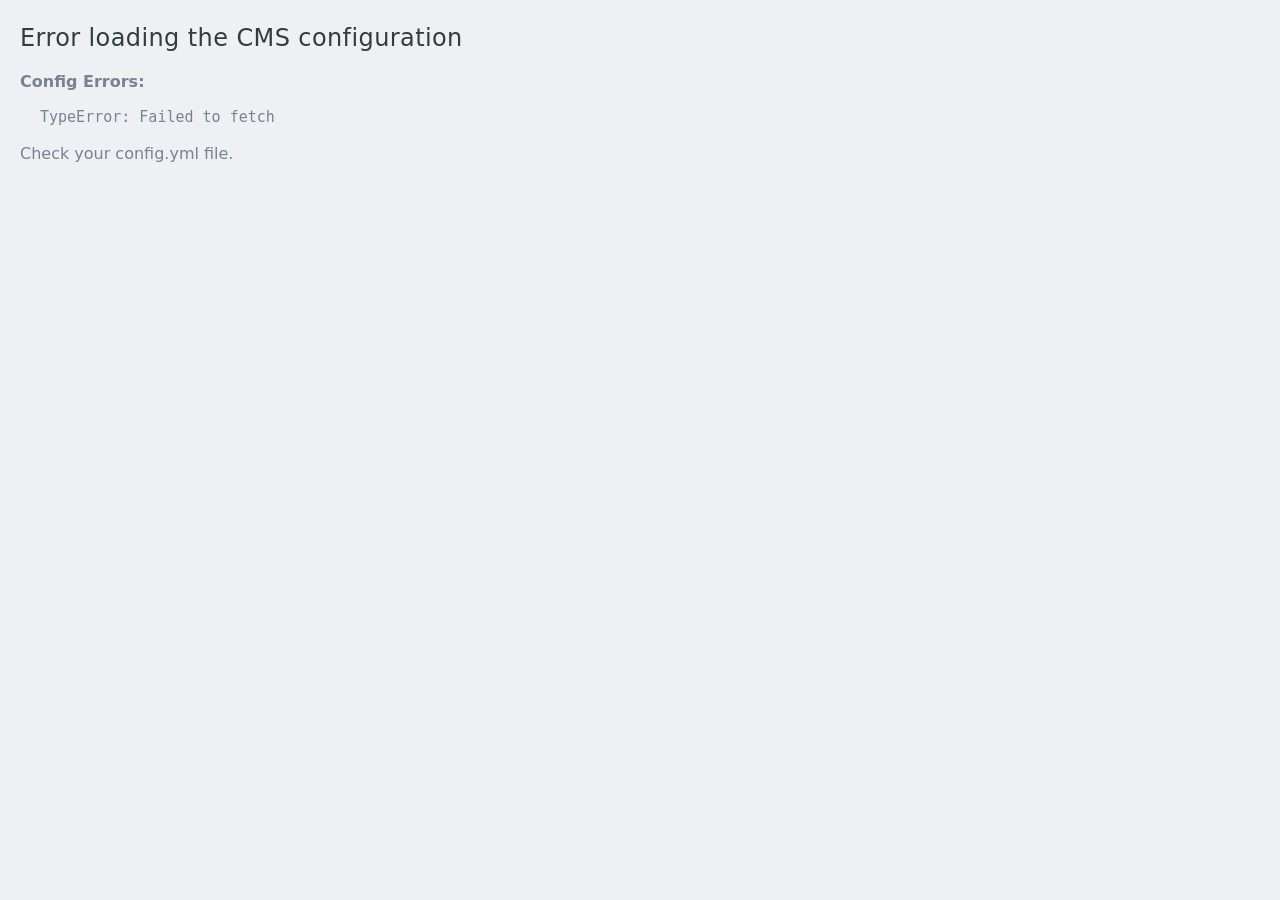
<file: admin/index.html>
<!DOCTYPE html>
<html lang="zh-CN">
<head>
<meta charset="UTF-8">
<meta name="viewport" content="width=device-width, initial-scale=1.0">
<base href="/admin/">
<title>艾米日签 - 内容管理</title>
<style>
  body { margin: 0; font-family: -apple-system, BlinkMacSystemFont, "Segoe UI", Roboto, "Helvetica Neue", Arial, sans-serif; background: #f7f0fa; color: #1d1b20; }
  #loader { position: fixed; inset: 0; display: flex; flex-direction: column; align-items: center; justify-content: center; }
  #loader .spinner { width: 40px; height: 40px; border: 4px solid #e9ddff; border-top-color: #9172cc; border-radius: 50%; animation: spin 1s linear infinite; }
  @keyframes spin { to { transform: rotate(360deg); } }
  #loader p { margin-top: 16px; color: #5e5c71; font-size: 14px; }
  #error { display: none; max-width: 90%; padding: 20px; background: #fff; border-radius: 16px; box-shadow: 0 4px 12px rgba(0,0,0,0.08); text-align: center; }
  #error h2 { margin: 0 0 8px; font-size: 18px; color: #b3261e; }
  #error p { margin: 0 0 12px; font-size: 14px; color: #49454f; line-height: 1.5; }
  #error code { display: block; margin-top: 8px; padding: 8px; background: #f2ebf5; border-radius: 8px; font-size: 12px; word-break: break-all; color: #250460; }
</style>
</head>
<body>
<div id="loader">
  <div class="spinner"></div>
  <p>正在加载编辑器，请稍候…</p>
  <div id="error">
    <h2>编辑器加载失败</h2>
    <p>如果长时间空白，可能是网络波动导致脚本未加载。<br>建议刷新页面，或稍后再试。</p>
    <code id="errorMsg"></code>
  </div>
</div>

<script>
  window.addEventListener('error', function(e) {
    var err = document.getElementById('error');
    var msg = document.getElementById('errorMsg');
    if (err && msg) { err.style.display = 'block'; msg.textContent = e.message || '未知错误'; }
  });
</script>
<script>window.CMS_MANUAL_INIT = true;</script>
<script src="locales/zh_Hans.js"></script>
<script>
(function(){
  var errorBox = document.getElementById('error');
  var errorMsg = document.getElementById('errorMsg');
  var loadTimer;
  function showError(msg) {
    if (errorBox && errorMsg) {
      errorBox.style.display = 'block';
      errorMsg.textContent = msg;
    }
  }
  function hideLoader() {
    var loader = document.getElementById('loader');
    if (loader) loader.style.display = 'none';
  }
  function watchRoot() {
    var timer = setInterval(function() {
      if (document.getElementById('nc-root')) {
        clearInterval(timer);
        hideLoader();
      }
    }, 300);
  }
  function initCMS() {
    try {
      if (window.CMS && window.__DECAP_ZH_HANS__) {
        window.CMS.registerLocale('zh_Hans', window.__DECAP_ZH_HANS__);
      }
      window.CMS.init();
      watchRoot();
    } catch (e) {
      showError('初始化失败：' + (e.message || '未知错误'));
    }
  }
  function loadScript(src, onload, onerror) {
    var s = document.createElement('script');
    s.src = src;
    s.async = false;
    s.onload = onload;
    s.onerror = onerror;
    document.body.appendChild(s);
  }
  loadScript('decap-cms.js', function() {
    clearTimeout(loadTimer);
    initCMS();
  }, function() {
    // 本地脚本失败时回退到 CDN
    loadScript('https://cdn.jsdelivr.net/npm/decap-cms@3.17.1/dist/decap-cms.js', function() {
      clearTimeout(loadTimer);
      initCMS();
    }, function() {
      showError('本地和 CDN 脚本均加载失败，请检查网络后刷新');
    });
  });
  loadTimer = setTimeout(function() {
    if (!document.getElementById('nc-root')) {
      showError('超过 30 秒仍未加载完成，请检查网络后刷新');
    }
  }, 30000);
})();
</script>
</body>
</html>
</file>
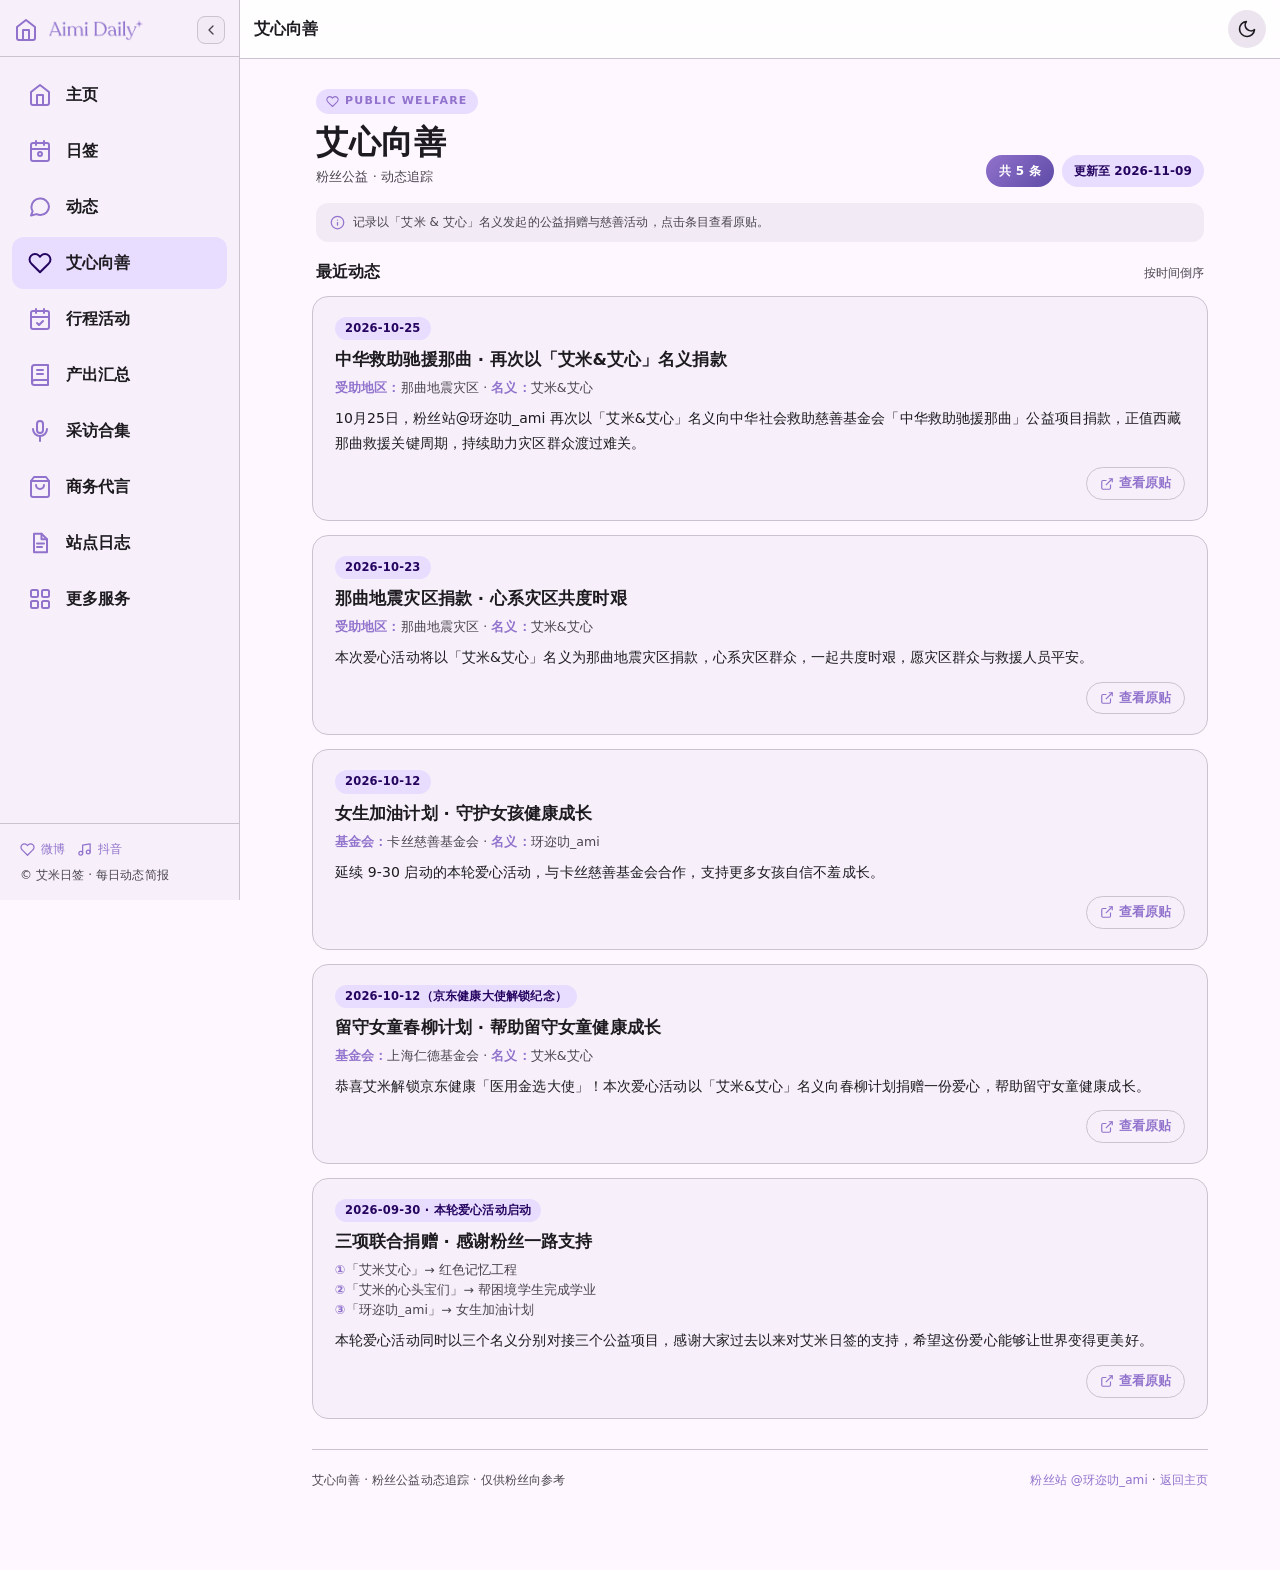
<file: aixin.html>
<!DOCTYPE html>
<html lang="zh-CN">
<head>
<meta charset="UTF-8">
<meta name="viewport" content="width=device-width, initial-scale=1.0, viewport-fit=cover">
<meta name="apple-mobile-web-app-capable" content="yes">
<meta name="apple-mobile-web-app-status-bar-style" content="black-translucent">
<meta name="theme-color" content="#9172CC">
<link rel="icon" href="favicon.ico" sizes="any">
<link rel="icon" type="image/png" sizes="32x32" href="favicon.png">
<link rel="apple-touch-icon" sizes="180x180" href="apple-touch-icon.png">
<link rel="manifest" href="manifest.json">
<meta name="apple-mobile-web-app-title" content="艾米日签">
<meta name="application-name" content="艾米日签">
<title>艾心向善 · 粉丝公益 · 艾米日签</title>
<meta name="description" content="艾米日签 · 艾心向善 — 粉丝公益动态追踪，记录以「艾米&艾心」名义发起的公益捐赠与慈善活动，守护健康、传递善意。">
<meta name="keywords" content="艾米,演员艾米,艾米日签,艾米动态简报,艾米超话,艾米粉丝站,艾米商务代言,艾米待播剧,艾米公益">
<meta name="author" content="艾米日签">
<meta name="robots" content="index, follow">
<link rel="canonical" href="https://kate1197.github.io/aixin.html">

<!-- Open Graph / 社交分享卡片 -->
<meta property="og:type" content="website">
<meta property="og:site_name" content="艾米日签-动态简报">
<meta property="og:title" content="艾心向善 · 粉丝公益 · 艾米日签">
<meta property="og:description" content="艾米日签 · 艾心向善 — 粉丝公益动态追踪，记录以「艾米&艾心」名义发起的公益捐赠与慈善活动，守护健康、传递善意。">
<meta property="og:url" content="https://kate1197.github.io/aixin.html">
<meta property="og:image" content="https://kate1197.github.io/amy-banner.jpg?v=20261109a">
<meta property="og:image:alt" content="艾米日签 banner">

<!-- Twitter Card -->
<meta name="twitter:card" content="summary_large_image">
<meta name="twitter:title" content="艾心向善 · 粉丝公益 · 艾米日签">
<meta name="twitter:description" content="艾米日签 · 艾心向善 — 粉丝公益动态追踪，记录以「艾米&艾心」名义发起的公益捐赠与慈善活动，守护健康、传递善意。">
<meta name="twitter:image" content="https://kate1197.github.io/amy-banner.jpg?v=20261109a">

<style>
  :root{
    --md-primary: #9172CC;
    --md-on-primary: #FFFFFF;
    --md-primary-container: #E9DDFF;
    --md-on-primary-container: #250460;
    --md-secondary: #5E5C71;
    --md-secondary-container: #E4E0F4;
    --md-on-secondary-container: #1B0A2E;
    --md-surface: #FEF7FF;
    --md-surface-dim: #DED7E0;
    --md-surface-bright: #FEF7FF;
    --md-surface-container-lowest: #FFFFFF;
    --md-surface-container-low: #F7F0FA;
    --md-surface-container: #F2EBF5;
    --md-surface-container-high: #ECE5EF;
    --md-surface-container-highest: #E6E0E9;
    --md-on-surface: #1D1B20;
    --md-on-surface-variant: #49454F;
    --md-outline: #79747E;
    --md-outline-variant: #CAC4D0;
    --md-success: #2E7D32;
    --md-elev-1: 0 1px 2px 0 rgba(0,0,0,0.12), 0 1px 3px 1px rgba(0,0,0,0.08);
    --md-elev-2: 0 1px 2px 0 rgba(0,0,0,0.16), 0 2px 6px 2px rgba(0,0,0,0.10);
    --md-elev-3: 0 4px 8px 3px rgba(0,0,0,0.10), 0 1px 3px 0 rgba(0,0,0,0.14);
    --md-radius-md: 12px;
    --md-radius-lg: 16px;
  }
  [data-theme="dark"]{
    --md-surface: #141218;
    --md-surface-dim: #141218;
    --md-surface-bright: #141218;
    --md-surface-container-lowest: #0F0D13;
    --md-surface-container-low: #1D1B20;
    --md-surface-container: #211F26;
    --md-surface-container-high: #2B2930;
    --md-surface-container-highest: #36343B;
    --md-on-surface: #E6E0E9;
    --md-on-surface-variant: #CAC4D0;
    --md-outline: #938F99;
    --md-outline-variant: #49454F;
    --md-primary-container: #4A3A6B;
    --md-on-primary-container: #E9DDFF;
    --md-secondary-container: #4A4759;
    --md-on-secondary-container: #E4E0F4;
    --md-elev-1: 0 1px 2px 0 rgba(0,0,0,0.30), 0 1px 3px 1px rgba(0,0,0,0.20);
    --md-elev-2: 0 1px 2px 0 rgba(0,0,0,0.40), 0 2px 6px 2px rgba(0,0,0,0.25);
    --md-elev-3: 0 4px 8px 3px rgba(0,0,0,0.35), 0 1px 3px 0 rgba(0,0,0,0.30);
  }
  *{box-sizing:border-box;margin:0;padding:0;-webkit-tap-highlight-color:transparent}
  html{ -webkit-text-size-adjust:100%; }
  body{
    font-family: "MiSans", "HarmonyOS Sans SC", "PingFang SC", "Microsoft YaHei", Roboto, system-ui, sans-serif;
    background: var(--md-surface);
    color: var(--md-on-surface);
    min-height: 100vh;
    line-height: 1.5;
    font-size: 14px;
    letter-spacing: 0.1px;
    overflow-x: hidden;
  }
  img{ max-width:100%; }
  .wrap{ max-width:980px; margin:0 auto; padding:0 20px 60px; }

  /* ===== 顶部导航条 ===== */
  .iv-topbar{
    position: sticky; top: 0; z-index: 20;
    display: flex; align-items: center; gap: 10px;
    padding: 10px 14px;
    padding-top: calc(10px + env(safe-area-inset-top, 0px));
    background: rgba(255,255,255,0.82);
    backdrop-filter: blur(20px) saturate(180%);
    -webkit-backdrop-filter: blur(20px) saturate(180%);
    border-bottom: 1px solid var(--md-outline-variant);
  }
  [data-theme="dark"] .iv-topbar{ background: rgba(20,18,24,0.82); }
  .iv-icon-btn{
    width: 38px; height: 38px; border-radius: 50%; flex-shrink: 0;
    display: flex; align-items: center; justify-content: center;
    background: var(--md-surface-container-high); color: var(--md-on-surface);
    text-decoration: none; border: none; cursor: pointer;
  }
  .iv-icon-btn svg{ width: 20px; height: 20px; stroke: currentColor; }
  .iv-topbar-title{
    flex: 1; min-width: 0;
    font-size: 16px; font-weight: 700; color: var(--md-on-surface);
    white-space: nowrap; overflow: hidden; text-overflow: ellipsis;
  }
  .iv-home-btn{ display:none; }
  .iv-theme .theme-icon{ width:20px; height:20px; stroke:currentColor; }
  .iv-theme .theme-icon-sun{ display:none; }
  [data-theme="dark"] .iv-theme .theme-icon-moon{ display:none; }
  [data-theme="dark"] .iv-theme .theme-icon-sun{ display:block; }

  /* ===== Hero ===== */
  .iv-hero{
    padding: 26px 4px 16px;
    display: flex; align-items: flex-end; justify-content: space-between; gap: 14px; flex-wrap: wrap;
  }
  .iv-hero-left{ min-width: 0; }
  .iv-hero-kicker{
    display: inline-flex; align-items: center; gap: 6px;
    font-size: 11px; font-weight: 700; letter-spacing: 1.2px; text-transform: uppercase;
    color: var(--md-primary);
    background: var(--md-primary-container); padding: 4px 10px; border-radius: 999px;
    margin-bottom: 10px;
  }
  .iv-hero-kicker svg{ width:13px; height:13px; stroke:currentColor; }
  .iv-hero-title{ font-size: 28px; font-weight: 800; letter-spacing: .5px; line-height: 1.15; }
  .iv-hero-sub{ font-size: 13px; color: var(--md-on-surface-variant); margin-top: 7px; }
  .iv-hero-right{ display: flex; align-items: center; gap: 8px; flex-wrap: wrap; flex-shrink: 0; }
  .iv-count-pill{
    font-size: 12px; font-weight: 700; color: var(--md-on-primary);
    background: linear-gradient(135deg, #9172CC, #5E4BA6);
    padding: 7px 13px; border-radius: 999px; white-space: nowrap;
  }
  .iv-updated{
    font-size: 12px; font-weight: 600; color: var(--md-on-primary-container);
    background: var(--md-primary-container); padding: 7px 12px; border-radius: 999px;
    white-space: nowrap;
  }
  .iv-tip{
    font-size: 12px; color: var(--md-on-surface-variant);
    background: var(--md-surface-container); border-radius: var(--md-radius-md);
    padding: 10px 14px; margin: 0 4px 4px;
    display: flex; align-items: flex-start; gap: 8px;
    line-height: 1.6;
  }
  .iv-tip svg{ width: 15px; height: 15px; stroke: var(--md-primary); flex-shrink: 0; margin-top: 2px; }
  .iv-footer{
    margin-top: 30px; padding-top: 20px;
    border-top: 1px solid var(--md-outline-variant);
    display: flex; flex-wrap: wrap; align-items: center; justify-content: space-between; gap: 10px;
    font-size: 12px; color: var(--md-on-surface-variant);
    line-height: 1.7;
  }
  .iv-footer a{ color: var(--md-primary); text-decoration: none; }

  /* ===== 内容区 ===== */
  .ax-section{ margin-top: 18px; }
  .ax-section-head{
    display: flex; align-items: baseline; justify-content: space-between; gap: 10px;
    margin: 0 4px 12px;
  }
  .ax-section-title{ font-size: 16px; font-weight: 700; color: var(--md-on-surface); }
  .ax-section-hint{ font-size: 12px; color: var(--md-on-surface-variant); }
  .ax-timeline{ display: flex; flex-direction: column; gap: 12px; }

  .ax-card{
    background: var(--md-surface-container-low);
    border: 1px solid var(--md-outline-variant);
    border-radius: var(--md-radius-lg);
    padding: 18px 20px;
    transition: transform .22s cubic-bezier(.22,.61,.36,1), box-shadow .22s, border-color .22s;
    min-width: 0;
  }
  .ax-card:hover{ transform: translateY(-3px); box-shadow: var(--md-elev-3); border-color: var(--md-primary); }
  .ax-card-top{ display: flex; align-items: center; flex-wrap: wrap; gap: 8px; margin-bottom: 8px; }
  .ax-date-badge{
    display: inline-block; max-width: 100%;
    font-size: 11.5px; font-weight: 700; letter-spacing: .2px;
    color: var(--md-on-primary-container);
    background: var(--md-primary-container);
    padding: 3px 10px; border-radius: 999px;
  }
  .ax-card-title{
    font-size: 16px; font-weight: 700; line-height: 1.45;
    color: var(--md-on-surface); overflow-wrap: anywhere;
  }
  .ax-card-meta{
    margin-top: 6px; font-size: 12.5px; color: var(--md-on-surface-variant);
    line-height: 1.6; overflow-wrap: anywhere;
  }
  .ax-card-meta b, .ax-card-meta strong{ color: var(--md-primary); font-weight: 600; }
  .ax-card-desc{
    margin-top: 8px; font-size: 14px; line-height: 1.75;
    color: var(--md-on-surface); overflow-wrap: anywhere;
  }
  .ax-card-foot{ display: flex; justify-content: flex-end; margin-top: 12px; }
  .ax-link{
    display: inline-flex; align-items: center; gap: 5px;
    padding: 6px 13px; border-radius: 999px;
    border: 1px solid var(--md-outline-variant);
    color: var(--md-primary); font-size: 12.5px; font-weight: 600;
    text-decoration: none;
    transition: background .18s, color .18s, border-color .18s;
  }
  .ax-link svg{ width: 14px; height: 14px; stroke: currentColor; }
  .ax-link:hover{ background: var(--md-primary); border-color: var(--md-primary); color: var(--md-on-primary); }
  .ax-empty{ text-align: center; font-size: 13px; color: var(--md-on-surface-variant); padding: 30px 0; }

  /* ===== 侧边栏（大屏） ===== */
  .app-shell{ display: block; }
  .app-sidebar{ display: none; }
  .menu-item{ display:flex; align-items:center; gap:14px; padding:14px 16px; border-radius:12px; cursor:pointer; transition:background .2s; color:var(--md-on-surface); text-decoration:none; }
  .menu-item:hover{ background:var(--md-surface-container-high); }
  .menu-item.active{ background:var(--md-primary-container); }
  .menu-item.active .ico{ color:var(--md-on-primary-container); }
  .menu-item .ico{ width:24px; height:24px; color:var(--md-primary); flex-shrink:0; }
  .menu-item .ico svg{ width:24px; height:24px; stroke:currentColor; }
  .menu-item-text{ display:flex; flex-direction:column; flex:1; min-width:0; overflow:hidden; }
  .menu-item .txt{ font-size:16px; font-weight:600; white-space:nowrap; overflow:hidden; text-overflow:ellipsis; }
  .menu-item .sub{ display:none; font-size:12px; color:var(--md-on-surface-variant); margin-top:2px; white-space:nowrap; overflow:hidden; text-overflow:ellipsis; }
  .menu-list{ padding:12px; display:flex; flex-direction:column; gap:4px; }
  .sidebar-header{ padding:16px 14px 12px; border-bottom:1px solid var(--md-outline-variant); display:flex; align-items:center; justify-content:space-between; gap:10px; color:var(--md-primary); }
  .sidebar-header svg{ width:24px; height:24px; flex-shrink:0; }
  .sidebar-header .brand-logo{ height:22px; width:auto; display:block; }
  [data-theme="dark"] .sidebar-header .brand-logo{ filter:brightness(1.2); }
  .sidebar-brand{ display:flex; align-items:center; gap:10px; min-width:0; }
  .sidebar-toggle{ width:28px; height:28px; flex-shrink:0; display:inline-flex; align-items:center; justify-content:center; border:1px solid var(--md-outline-variant); background:var(--md-surface-container); color:var(--md-on-surface-variant); border-radius:8px; cursor:pointer; transition:background .15s,color .15s,transform .25s; }
  .sidebar-toggle svg{ width:16px; height:16px; }
  .sidebar-toggle:hover{ background:var(--md-surface-container-high); color:var(--md-primary); }
  .sidebar-footer{ margin-top:auto; padding:16px 20px; border-top:1px solid var(--md-outline-variant); font-size:12px; color:var(--md-on-surface-variant); }
  .sidebar-footer .footer-links{ display:flex; gap:12px; flex-wrap:wrap; }
  .sidebar-footer .footer-links a{ display:inline-flex; align-items:center; gap:6px; color:var(--md-primary); text-decoration:none; }
  .sidebar-footer .footer-links svg{ width:15px; height:15px; stroke:currentColor; }

  /* ===== 手机端全屏菜单 ===== */
  .menu-overlay{ position:fixed; inset:0; background:var(--md-surface); z-index:200; transform:translateY(-100%); transition:transform .4s cubic-bezier(0.4,0,0.2,1); display:flex; flex-direction:column; overflow-y:auto; }
  .menu-overlay.open{ transform:translateY(0); }
  .menu-close{ position:absolute; right:16px; top:16px; width:40px; height:40px; border-radius:50%; background:var(--md-surface-container-high); border:none; cursor:pointer; color:var(--md-on-surface); display:flex; align-items:center; justify-content:center; }
  .menu-close svg{ width:22px; height:22px; stroke:currentColor; }
  .menu-header{ padding:28px 24px 16px; font-size:20px; font-weight:700; color:var(--md-on-surface); border-bottom:1px solid var(--md-outline-variant); }

  /* ===== 手机端 ===== */
  @media (max-width: 767px){
    .wrap{ padding: 0 14px calc(92px + env(safe-area-inset-bottom, 0px)); }
    .iv-topbar{ padding: 8px 12px; padding-top: calc(8px + env(safe-area-inset-top, 0px)); }
    .iv-home-btn{ display:flex; }
    .iv-hero{ padding: 18px 2px 12px; align-items: flex-start; gap: 10px; }
    .iv-hero-kicker{ font-size: 10px; letter-spacing: 1px; padding: 3px 9px; margin-bottom: 8px; }
    .iv-hero-title{ font-size: 23px; }
    .iv-hero-sub{ font-size: 12px; margin-top: 5px; line-height: 1.45; }
    .iv-hero-right{ gap: 6px; }
    .iv-count-pill, .iv-updated{ font-size: 11px; padding: 5px 10px; }
    .iv-tip{ font-size: 11.5px; padding: 9px 12px; line-height: 1.55; }
    .ax-section{ margin-top: 12px; }
    .ax-section-title{ font-size: 15px; }
    .ax-timeline{ gap: 10px; }
    .ax-card{ padding: 15px 16px; }
    .ax-card-title{ font-size: 15px; }
    .ax-card-desc{ font-size: 13px; margin-top: 7px; }
    .iv-footer{ margin-top: 24px; font-size: 11.5px; }
  }

  /* ===== 平板 / 桌面 ===== */
  @media (min-width: 768px){
    .app-shell{ display:flex; flex-direction:row; }
    .app-sidebar{ width:240px; flex-shrink:0; display:flex !important; flex-direction:column; background:var(--md-surface-container-low); border-right:1px solid var(--md-outline-variant); position:sticky; top:0; height:100vh; overflow-y:auto; z-index:50; }
    .app-sidebar.collapsed{ width:64px; overflow:visible; transition:width .25s cubic-bezier(.22,.61,.36,1); }
    .app-sidebar.collapsed .sidebar-header{ flex-direction:column; gap:10px; padding:16px 8px 12px; justify-content:flex-start; }
    .app-sidebar.collapsed .sidebar-brand{ display:none; }
    .app-sidebar.collapsed .sidebar-toggle{ display:inline-flex; }
    .app-sidebar.collapsed .sidebar-toggle svg{ transform:rotate(180deg); }
    .app-sidebar.collapsed .menu-list{ padding:12px 8px; }
    .app-sidebar.collapsed .menu-item{ padding:12px 0; justify-content:center; border-radius:12px; position:relative; }
    .app-sidebar.collapsed .menu-item-text{ display:none; }
    .app-sidebar.collapsed .menu-item .ico{ margin:0; }
    .app-sidebar.collapsed .sidebar-footer{ padding:12px 8px; }
    .app-sidebar.collapsed .sidebar-footer .footer-links{ flex-direction:column; align-items:center; justify-content:center; gap:8px; flex-wrap:nowrap; }
    .app-sidebar.collapsed .sidebar-footer .footer-links a{ padding:8px; justify-content:center; font-size:0; }
    .app-sidebar.collapsed .sidebar-footer .footer-links a svg{ width:18px; height:18px; margin:0; }
    .app-sidebar.collapsed .sidebar-footer > div:last-child{ display:none; }
    .app-sidebar.collapsed .menu-item:hover::after{ content:attr(data-tooltip); position:absolute; left:calc(100% + 10px); top:50%; transform:translateY(-50%); background:var(--md-surface-container-highest); color:var(--md-on-surface); padding:6px 10px; border-radius:8px; font-size:12px; white-space:nowrap; box-shadow:0 4px 12px rgba(0,0,0,.18); z-index:200; pointer-events:none; }
    .app-content{ flex:1; min-width:0; }
    .iv-hero{ flex-wrap:nowrap; }
    .iv-hero-left{ flex:1 1 auto; }
    .menu-overlay{ display:none !important; }
    .iv-menu-btn{ display:none !important; }
    .iv-hero-title{ font-size: 30px; }
    .ax-card-title{ font-size: 16.5px; }
  }

  @media (min-width: 1024px){
    .wrap{ padding: 0 32px 80px; max-width: 960px; }
    .iv-hero{ padding-top: 30px; }
    .iv-hero-title{ font-size: 32px; }
    .ax-timeline{ gap: 14px; }
    .ax-card{ padding: 20px 22px; }
  }

  @media (prefers-reduced-motion: reduce){
    .ax-card, .ax-link{ transition: none; }
    .ax-card:hover{ transform: none; }
  }
</style>
<link rel="stylesheet" href="app-mobile.css">
</head>
<body data-page="aixin">

<div class="app-shell">
  <!-- 左侧侧边栏（大屏显示） -->
  <aside class="app-sidebar" id="appSidebar">
    <div class="sidebar-header">
      <div class="sidebar-brand">
        <svg viewBox="0 0 24 24" fill="none" stroke="currentColor" stroke-width="2" stroke-linecap="round" stroke-linejoin="round"><path d="m3 9 9-7 9 7v11a2 2 0 0 1-2 2H5a2 2 0 0 1-2-2z"/><polyline points="9 22 9 12 15 12 15 22"/></svg>
        <img class="brand-logo" src="logo_aimi_daily.png" alt="Aimi Daily">
      </div>
      <button class="sidebar-toggle" id="sidebarToggle" title="折叠/展开侧边栏" aria-label="折叠/展开侧边栏">
        <svg viewBox="0 0 24 24" fill="none" stroke="currentColor" stroke-width="2" stroke-linecap="round" stroke-linejoin="round"><polyline points="15 18 9 12 15 6"/></svg>
      </button>
    </div>
    <div class="menu-list">
      <a class="menu-item" href="index.html" data-tooltip="主页">
        <div class="ico"><svg viewBox="0 0 24 24" fill="none" stroke="currentColor" stroke-width="2" stroke-linecap="round" stroke-linejoin="round"><path d="m3 9 9-7 9 7v11a2 2 0 0 1-2 2H5a2 2 0 0 1-2-2z"/><polyline points="9 22 9 12 15 12 15 22"/></svg></div>
        <div class="menu-item-text">
          <div class="txt">主页</div>
          <div class="sub">艾米日签 · 每日动态简报</div>
        </div>
      </a>
      <a class="menu-item" href="riqian.html" data-tooltip="日签">
        <div class="ico"><svg viewBox="0 0 24 24" fill="none" stroke="currentColor" stroke-width="2" stroke-linecap="round" stroke-linejoin="round"><rect x="3" y="4" width="18" height="18" rx="2" ry="2"/><line x1="16" y1="2" x2="16" y2="6"/><line x1="8" y1="2" x2="8" y2="6"/><line x1="3" y1="10" x2="21" y2="10"/><circle cx="12" cy="15" r="2"/></svg></div>
        <div class="menu-item-text">
          <div class="txt">日签</div>
          <div class="sub">艾米日签合集</div>
        </div>
      </a>
      <a class="menu-item" href="dynamics.html" data-tooltip="动态">
        <div class="ico"><svg viewBox="0 0 24 24" fill="none" stroke="currentColor" stroke-width="2" stroke-linecap="round" stroke-linejoin="round"><path d="M21 11.5a8.4 8.4 0 0 1-8.6 8.4 9.2 9.2 0 0 1-3.8-.8L3 20.5l1.6-4.2a8.6 8.6 0 0 1-1.2-4.3A8.4 8.4 0 0 1 12 3.6a8.4 8.4 0 0 1 9 7.9Z"/></svg></div>
        <div class="menu-item-text">
          <div class="txt">动态</div>
          <div class="sub">微博 · 最近一周</div>
        </div>
      </a>
      <a class="menu-item active" href="aixin.html" data-tooltip="艾心向善">
        <div class="ico"><svg viewBox="0 0 24 24" fill="none" stroke="currentColor" stroke-width="2" stroke-linecap="round" stroke-linejoin="round"><path d="M20.84 4.61a5.5 5.5 0 0 0-7.78 0L12 5.67l-1.06-1.06a5.5 5.5 0 0 0-7.78 7.78l1.06 1.06L12 21.23l7.78-7.78 1.06-1.06a5.5 5.5 0 0 0 0-7.78z"/></svg></div>
        <div class="menu-item-text">
          <div class="txt">艾心向善</div>
          <div class="sub">粉丝公益 · 动态追踪</div>
        </div>
      </a>
      <a class="menu-item" href="xingcheng.html" data-tooltip="行程活动">
        <div class="ico"><svg viewBox="0 0 24 24" fill="none" stroke="currentColor" stroke-width="2" stroke-linecap="round" stroke-linejoin="round"><rect x="3" y="4" width="18" height="18" rx="2" ry="2"/><line x1="16" y1="2" x2="16" y2="6"/><line x1="8" y1="2" x2="8" y2="6"/><line x1="3" y1="10" x2="21" y2="10"/><path d="m9 16 2 2 4-4"/></svg></div>
        <div class="menu-item-text">
          <div class="txt">行程活动</div>
          <div class="sub">公开行程 · 活动汇总</div>
        </div>
      </a>
      <a class="menu-item" href="chanchu.html" data-tooltip="产出汇总">
        <div class="ico"><svg viewBox="0 0 24 24" fill="none" stroke="currentColor" stroke-width="2" stroke-linecap="round" stroke-linejoin="round"><path d="M4 19.5A2.5 2.5 0 0 1 6.5 17H20"/><path d="M6.5 2H20v20H6.5A2.5 2.5 0 0 1 4 19.5v-15A2.5 2.5 0 0 1 6.5 2z"/><line x1="9" y1="7" x2="15" y2="7"/><line x1="9" y1="11" x2="15" y2="11"/></svg></div>
        <div class="menu-item-text">
          <div class="txt">产出汇总</div>
          <div class="sub">由 @艾产速览 整理汇总</div>
        </div>
      </a>
      <a class="menu-item" href="interview.html" data-tooltip="采访合集">
        <div class="ico"><svg viewBox="0 0 24 24" fill="none" stroke="currentColor" stroke-width="2" stroke-linecap="round" stroke-linejoin="round"><rect x="9" y="2" width="6" height="12" rx="3"/><path d="M5 10a7 7 0 0 0 14 0"/><line x1="12" y1="17" x2="12" y2="22"/></svg></div>
        <div class="menu-item-text">
          <div class="txt">采访合集</div>
          <div class="sub">杂志 · 专访 · 直播 · 综艺</div>
        </div>
      </a>
      <a class="menu-item" href="brands.html" data-tooltip="商务代言">
        <div class="ico"><svg viewBox="0 0 24 24" fill="none" stroke="currentColor" stroke-width="2" stroke-linecap="round" stroke-linejoin="round"><path d="M6 2 3 6v14a2 2 0 0 0 2 2h14a2 2 0 0 0 2-2V6l-3-4z"/><line x1="3" y1="6" x2="21" y2="6"/><path d="M16 10a4 4 0 0 1-8 0"/></svg></div>
        <div class="menu-item-text">
          <div class="txt">商务代言</div>
          <div class="sub">进行中品牌合作</div>
        </div>
      </a>
      <a class="menu-item" href="blog.html" data-tooltip="站点日志">
        <div class="ico"><svg viewBox="0 0 24 24" fill="none" stroke="currentColor" stroke-width="2" stroke-linecap="round" stroke-linejoin="round"><path d="M6 2.8h7.5L19 8.3v12.9H6z"/><path d="M13.5 2.8v5.5H19M9 12.5h7M9 16h5"/></svg></div>
        <div class="menu-item-text">
          <div class="txt">站点日志</div>
          <div class="sub">更新记录与说明</div>
        </div>
      </a>
          <a class="menu-item menu-item-link" href="services.html" data-tooltip="更多服务">
        <div class="ico"><svg viewBox="0 0 24 24" fill="none" stroke="currentColor" stroke-width="2" stroke-linecap="round" stroke-linejoin="round"><rect x="3" y="3" width="7" height="7" rx="1.5"/><rect x="14" y="3" width="7" height="7" rx="1.5"/><rect x="3" y="14" width="7" height="7" rx="1.5"/><rect x="14" y="14" width="7" height="7" rx="1.5"/></svg></div>
        <div class="menu-item-text">
          <div class="txt">更多服务</div>
          <div class="sub">站内打开第三方网页</div>
        </div>
      </a>
</div>
    <div class="sidebar-footer">
      <div class="footer-links">
        <a href="https://weibo.com/u/6320241831" target="_blank" rel="noopener" title="微博">
          <svg viewBox="0 0 24 24" fill="none" stroke="currentColor" stroke-width="2" stroke-linecap="round" stroke-linejoin="round"><path d="M20.84 4.61a5.5 5.5 0 0 0-7.78 0L12 5.67l-1.06-1.06a5.5 5.5 0 0 0-7.78 7.78l1.06 1.06L12 21.23l7.78-7.78 1.06-1.06a5.5 5.5 0 0 0 0-7.78z"/></svg>
          <span>微博</span>
        </a>
        <a href="https://v.douyin.com/xlqx8_dg-Qs/" target="_blank" rel="noopener" title="抖音">
          <svg viewBox="0 0 24 24" fill="none" stroke="currentColor" stroke-width="2" stroke-linecap="round" stroke-linejoin="round"><path d="M9 18V5l12-2v13"/><circle cx="6" cy="18" r="3"/><circle cx="18" cy="16" r="3"/></svg>
          <span>抖音</span>
        </a>
      </div>
      <div style="margin-top:8px;">© 艾米日签 · 每日动态简报</div>
    </div>
  </aside>

  <!-- 右侧内容区 -->
  <div class="app-content">
    <div class="iv-topbar">
      <a class="iv-icon-btn iv-home-btn" href="index.html" title="返回首页" aria-label="返回首页">
        <svg viewBox="0 0 24 24" fill="none" stroke-width="2" stroke-linecap="round" stroke-linejoin="round"><path d="m3 9 9-7 9 7v11a2 2 0 0 1-2 2H5a2 2 0 0 1-2-2z"/><polyline points="9 22 9 12 15 12 15 22"/></svg>
      </a>
      <button class="iv-icon-btn iv-menu-btn" id="menuBtn" title="菜单" aria-label="菜单">
        <svg viewBox="0 0 24 24" fill="none" stroke-width="2" stroke-linecap="round" stroke-linejoin="round"><line x1="3" y1="6" x2="21" y2="6"/><line x1="3" y1="12" x2="21" y2="12"/><line x1="3" y1="18" x2="21" y2="18"/></svg>
      </button>
      <div class="iv-topbar-title">艾心向善</div>
      <button class="iv-icon-btn iv-theme" id="themeToggle" title="切换深色/浅色" aria-label="切换深色/浅色">
        <svg class="theme-icon theme-icon-moon" viewBox="0 0 24 24" fill="none" stroke="currentColor" stroke-width="2" stroke-linecap="round" stroke-linejoin="round"><path d="M21 12.79A9 9 0 1 1 11.21 3 7 7 0 0 0 21 12.79z"/></svg>
        <svg class="theme-icon theme-icon-sun" viewBox="0 0 24 24" fill="none" stroke="currentColor" stroke-width="2" stroke-linecap="round" stroke-linejoin="round"><circle cx="12" cy="12" r="4"/><line x1="12" y1="2" x2="12" y2="4"/><line x1="12" y1="20" x2="12" y2="22"/><line x1="4.93" y1="4.93" x2="6.34" y2="6.34"/><line x1="17.66" y1="17.66" x2="19.07" y2="19.07"/><line x1="2" y1="12" x2="4" y2="12"/><line x1="20" y1="12" x2="22" y2="12"/><line x1="4.93" y1="19.07" x2="6.34" y2="17.66"/><line x1="17.66" y1="6.34" x2="19.07" y2="4.93"/></svg>
      </button>
    </div>

    <div class="wrap">
      <div class="iv-hero">
        <div class="iv-hero-left">
          <div class="iv-hero-kicker">
            <svg viewBox="0 0 24 24" fill="none" stroke="currentColor" stroke-width="2" stroke-linecap="round" stroke-linejoin="round"><path d="M20.84 4.61a5.5 5.5 0 0 0-7.78 0L12 5.67l-1.06-1.06a5.5 5.5 0 0 0-7.78 7.78l1.06 1.06L12 21.23l7.78-7.78 1.06-1.06a5.5 5.5 0 0 0 0-7.78z"/></svg>
            PUBLIC WELFARE
          </div>
          <h1 class="iv-hero-title">艾心向善</h1>
          <div class="iv-hero-sub">粉丝公益 · 动态追踪</div>
        </div>
        <div class="iv-hero-right">
          <div class="iv-count-pill" id="axCount">共 0 条</div>
          <div class="iv-updated" id="axUpdated">更新至 —</div>
        </div>
      </div>

      <div class="iv-tip">
        <svg viewBox="0 0 24 24" fill="none" stroke="currentColor" stroke-width="2" stroke-linecap="round" stroke-linejoin="round"><circle cx="12" cy="12" r="10"/><line x1="12" y1="16" x2="12" y2="12"/><line x1="12" y1="8" x2="12.01" y2="8"/></svg>
        <span>记录以「艾米 &amp; 艾心」名义发起的公益捐赠与慈善活动，点击条目查看原贴。</span>
      </div>

      <section class="ax-section">
        <div class="ax-section-head">
          <h2 class="ax-section-title" id="axSectionTitle">最近动态</h2>
          <span class="ax-section-hint">按时间倒序</span>
        </div>
        <div class="ax-timeline" id="axTimeline"></div>
      </section>

      <footer class="iv-footer" id="axFooter">
        <div id="axFooterText">艾心向善 · 粉丝公益动态追踪 · 仅供粉丝向参考</div>
        <div><a id="axFooterLink" href="https://weibo.com/u/6320241831" target="_blank" rel="noopener">粉丝站 @玡迩叻_ami</a> · <a href="index.html">返回主页</a></div>
      </footer>
    </div>
  </div>
</div>

<!-- 全屏菜单（手机端） -->
<div class="menu-overlay" id="menuOverlay">
  <button class="menu-close" id="menuClose" aria-label="关闭菜单">
    <svg viewBox="0 0 24 24" fill="none" stroke-width="2" stroke-linecap="round" stroke-linejoin="round"><line x1="18" y1="6" x2="6" y2="18"/><line x1="6" y1="6" x2="18" y2="18"/></svg>
  </button>
  <div class="menu-header">页面导航</div>
  <div class="menu-list">
    <a class="menu-item" href="index.html">
      <div class="ico"><svg viewBox="0 0 24 24" fill="none" stroke="currentColor" stroke-width="2" stroke-linecap="round" stroke-linejoin="round"><path d="m3 9 9-7 9 7v11a2 2 0 0 1-2 2H5a2 2 0 0 1-2-2z"/><polyline points="9 22 9 12 15 12 15 22"/></svg></div>
      <div class="menu-item-text"><div class="txt">主页</div><div class="sub">艾米日签 · 每日动态简报</div></div>
    </a>
    <a class="menu-item" href="riqian.html">
      <div class="ico"><svg viewBox="0 0 24 24" fill="none" stroke="currentColor" stroke-width="2" stroke-linecap="round" stroke-linejoin="round"><rect x="3" y="4" width="18" height="18" rx="2" ry="2"/><line x1="16" y1="2" x2="16" y2="6"/><line x1="8" y1="2" x2="8" y2="6"/><line x1="3" y1="10" x2="21" y2="10"/><circle cx="12" cy="15" r="2"/></svg></div>
      <div class="menu-item-text"><div class="txt">日签</div><div class="sub">艾米日签合集</div></div>
    </a>
    <a class="menu-item" href="dynamics.html" data-tooltip="动态">
      <div class="ico"><svg viewBox="0 0 24 24" fill="none" stroke="currentColor" stroke-width="2" stroke-linecap="round" stroke-linejoin="round"><path d="M21 11.5a8.4 8.4 0 0 1-8.6 8.4 9.2 9.2 0 0 1-3.8-.8L3 20.5l1.6-4.2a8.6 8.6 0 0 1-1.2-4.3A8.4 8.4 0 0 1 12 3.6a8.4 8.4 0 0 1 9 7.9Z"/></svg></div>
      <div class="menu-item-text">
        <div class="txt">动态</div>
        <div class="sub">微博 · 最近一周</div>
      </div>
    </a>
    <a class="menu-item active" href="aixin.html" data-tooltip="艾心向善">>
      <div class="ico"><svg viewBox="0 0 24 24" fill="none" stroke="currentColor" stroke-width="2" stroke-linecap="round" stroke-linejoin="round"><path d="M20.84 4.61a5.5 5.5 0 0 0-7.78 0L12 5.67l-1.06-1.06a5.5 5.5 0 0 0-7.78 7.78l1.06 1.06L12 21.23l7.78-7.78 1.06-1.06a5.5 5.5 0 0 0 0-7.78z"/></svg></div>
      <div class="menu-item-text"><div class="txt">艾心向善</div><div class="sub">粉丝公益 · 动态追踪</div></div>
    </a>
    <a class="menu-item" href="xingcheng.html">
      <div class="ico"><svg viewBox="0 0 24 24" fill="none" stroke="currentColor" stroke-width="2" stroke-linecap="round" stroke-linejoin="round"><rect x="3" y="4" width="18" height="18" rx="2" ry="2"/><line x1="16" y1="2" x2="16" y2="6"/><line x1="8" y1="2" x2="8" y2="6"/><line x1="3" y1="10" x2="21" y2="10"/><path d="m9 16 2 2 4-4"/></svg></div>
      <div class="menu-item-text"><div class="txt">行程活动</div><div class="sub">公开行程 · 活动汇总</div></div>
    </a>
    <a class="menu-item" href="chanchu.html">
      <div class="ico"><svg viewBox="0 0 24 24" fill="none" stroke="currentColor" stroke-width="2" stroke-linecap="round" stroke-linejoin="round"><path d="M4 19.5A2.5 2.5 0 0 1 6.5 17H20"/><path d="M6.5 2H20v20H6.5A2.5 2.5 0 0 1 4 19.5v-15A2.5 2.5 0 0 1 6.5 2z"/><line x1="9" y1="7" x2="15" y2="7"/><line x1="9" y1="11" x2="15" y2="11"/></svg></div>
      <div class="menu-item-text"><div class="txt">产出汇总</div><div class="sub">由 @艾产速览 整理汇总</div></div>
    </a>
    <a class="menu-item" href="interview.html">
      <div class="ico"><svg viewBox="0 0 24 24" fill="none" stroke="currentColor" stroke-width="2" stroke-linecap="round" stroke-linejoin="round"><rect x="9" y="2" width="6" height="12" rx="3"/><path d="M5 10a7 7 0 0 0 14 0"/><line x1="12" y1="17" x2="12" y2="22"/></svg></div>
      <div class="menu-item-text"><div class="txt">采访合集</div><div class="sub">杂志 · 专访 · 直播 · 综艺</div></div>
    </a>
    <a class="menu-item" href="brands.html">
      <div class="ico"><svg viewBox="0 0 24 24" fill="none" stroke="currentColor" stroke-width="2" stroke-linecap="round" stroke-linejoin="round"><path d="M6 2 3 6v14a2 2 0 0 0 2 2h14a2 2 0 0 0 2-2V6l-3-4z"/><line x1="3" y1="6" x2="21" y2="6"/><path d="M16 10a4 4 0 0 1-8 0"/></svg></div>
      <div class="menu-item-text"><div class="txt">商务代言</div><div class="sub">进行中品牌合作</div></div>
    </a>
    <a class="menu-item" href="blog.html">
      <div class="ico"><svg viewBox="0 0 24 24" fill="none" stroke="currentColor" stroke-width="2" stroke-linecap="round" stroke-linejoin="round"><path d="M6 2.8h7.5L19 8.3v12.9H6z"/><path d="M13.5 2.8v5.5H19M9 12.5h7M9 16h5"/></svg></div>
      <div class="menu-item-text"><div class="txt">站点日志</div><div class="sub">更新记录与说明</div></div>
    </a>
      <a class="menu-item menu-item-link" href="services.html" data-tooltip="更多服务">
      <div class="ico"><svg viewBox="0 0 24 24" fill="none" stroke="currentColor" stroke-width="2" stroke-linecap="round" stroke-linejoin="round"><rect x="3" y="3" width="7" height="7" rx="1.5"/><rect x="14" y="3" width="7" height="7" rx="1.5"/><rect x="3" y="14" width="7" height="7" rx="1.5"/><rect x="14" y="14" width="7" height="7" rx="1.5"/></svg></div>
      <div class="menu-item-text">
        <div class="txt">更多服务</div>
        <div class="sub">站内打开第三方网页</div>
      </div>
    </a>
</div>
</div>

<script>
  // 深色模式（与主站共享 ami-theme）
  (function(){
    const btn = document.getElementById('themeToggle');
    const html = document.documentElement;
    const saved = localStorage.getItem('ami-theme');
    if(saved === 'dark' || (!saved && window.matchMedia('(prefers-color-scheme: dark)').matches)){
      html.setAttribute('data-theme','dark');
    }
    btn.addEventListener('click', function(){
      const isDark = html.getAttribute('data-theme') === 'dark';
      if(isDark){ html.removeAttribute('data-theme'); localStorage.setItem('ami-theme','light'); }
      else{ html.setAttribute('data-theme','dark'); localStorage.setItem('ami-theme','dark'); }
    });
  })();

  // 侧边栏折叠/展开（仅电脑/平板端生效）
  (function(){
    const sidebar = document.getElementById('appSidebar');
    const toggle = document.getElementById('sidebarToggle');
    if(!sidebar || !toggle) return;
    const collapsed = localStorage.getItem('ami-sidebar-collapsed') === '1';
    sidebar.classList.toggle('collapsed', collapsed);
    toggle.addEventListener('click', function(){
      const willCollapse = !sidebar.classList.contains('collapsed');
      sidebar.classList.toggle('collapsed', willCollapse);
      localStorage.setItem('ami-sidebar-collapsed', willCollapse ? '1' : '0');
    });
  })();

  // 手机端全屏菜单开关
  (function(){
    const overlay = document.getElementById('menuOverlay');
    const menuBtn = document.getElementById('menuBtn');
    const menuClose = document.getElementById('menuClose');
    if(!overlay || !menuBtn || !menuClose) return;
    function openMenu(){ overlay.classList.add('open'); document.body.style.overflow='hidden'; }
    function closeMenu(){ overlay.classList.remove('open'); document.body.style.overflow=''; }
    menuBtn.addEventListener('click', openMenu);
    menuClose.addEventListener('click', closeMenu);
  })();
</script>

<script>
(function(){ /* pages-loader:aixin */
  function esc(s){ return String(s == null ? '' : s).replace(/[&<>"']/g, function(c){ return {'&':'&amp;','<':'&lt;','>':'&gt;','"':'&quot;',"'":'&#39;'}[c]; }); }
  function setText(sel, v){ if(v === undefined || v === null || v === '') return; var el=document.querySelector(sel); if(el) el.textContent = v; }
  function renderAixin(d){
    if(!d || !Array.isArray(d.items)) return;
    var el = document.getElementById('axTimeline');
    if(!el) return;
    el.innerHTML = d.items.map(function(it){
      return '<article class="ax-card">'
        + '<div class="ax-card-top"><span class="ax-date-badge">' + esc(it.date) + '</span></div>'
        + '<h3 class="ax-card-title">' + esc(it.title) + '</h3>'
        + (it.meta ? '<div class="ax-card-meta">' + it.meta + '</div>' : '')
        + (it.desc ? '<p class="ax-card-desc">' + esc(it.desc) + '</p>' : '')
        + (it.link ? '<div class="ax-card-foot"><a class="ax-link" href="' + esc(it.link) + '" target="_blank" rel="noopener"><svg viewBox="0 0 24 24" fill="none" stroke="currentColor" stroke-width="2"><path d="M18 13v6a2 2 0 0 1-2 2H5a2 2 0 0 1-2-2V8a2 2 0 0 1 2-2h6"/><polyline points="15 3 21 3 21 9"/><line x1="10" y1="14" x2="21" y2="3"/></svg>查看原贴</a></div>' : '')
        + '</article>';
    }).join('');
    var countEl = document.getElementById('axCount');
    if(countEl) countEl.textContent = '共 ' + d.items.length + ' 条';
    var updatedEl = document.getElementById('axUpdated');
    if(updatedEl) updatedEl.textContent = d.updatedAt ? ('更新至 ' + String(d.updatedAt).slice(0, 10)) : '更新至 —';
  }
  fetch('data/aixin.json?v=' + Date.now()).then(function(r){ return r.ok ? r.json() : null; }).then(renderAixin).catch(function(){});
  fetch('data/pages.json?v=' + Date.now()).then(function(r){ return r.ok ? r.json() : null; }).then(function(d){
    var p = d && d.pages && d.pages.aixin;
    if(!p) return;
    setText('.iv-hero-title', p.bannerTitle);
    setText('.iv-hero-sub', p.bannerSub);
    setText('#axSectionTitle', p.cardTitle);
    var ft = document.getElementById('axFooterText');
    if(ft) ft.textContent = (p.footer || '艾心向善 · 粉丝公益动态追踪') + ' · ' + (p.footerNote || '仅供粉丝向参考');
    var fl = document.getElementById('axFooterLink');
    if(fl){
      fl.textContent = p.footerLink || '粉丝站 @玡迩叻_ami';
      fl.href = p.footerLinkUrl || 'https://weibo.com/u/6320241831';
    }
  }).catch(function(){});
})();
</script>

<script>
/* PWA Service Worker 注册 */
if ('serviceWorker' in navigator) {
  window.addEventListener('load', function(){
    navigator.serviceWorker.register('sw.js', { scope: './' }).catch(function(){});
  });
}
</script>
<script src="app-mobile.js" defer></script>
</body>
</html>
</file>
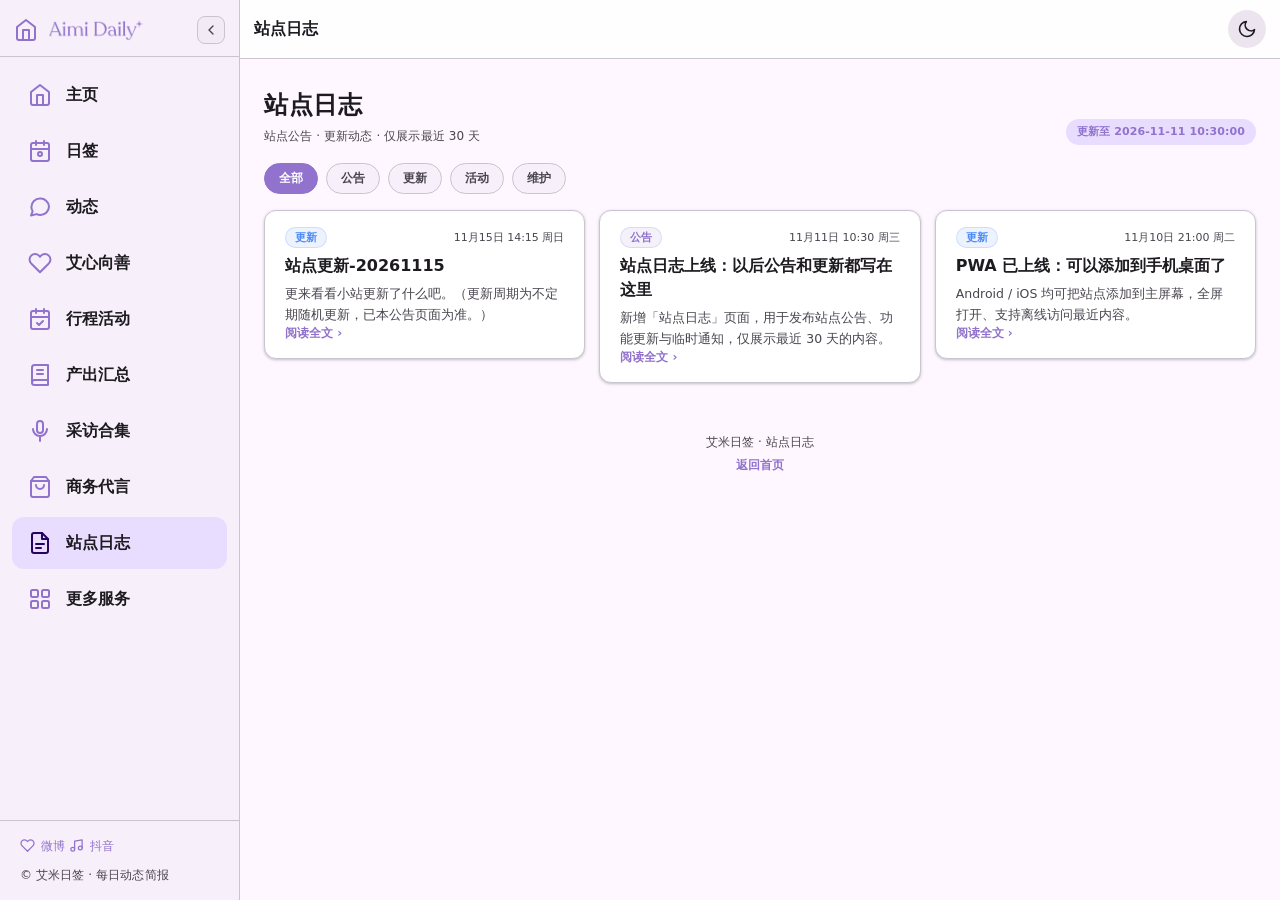
<file: blog.html>
<!DOCTYPE html>
<html lang="zh-CN">
<head>
<meta charset="UTF-8">
<meta name="viewport" content="width=device-width, initial-scale=1.0, viewport-fit=cover">
<meta name="apple-mobile-web-app-capable" content="yes">
<meta name="apple-mobile-web-app-status-bar-style" content="black-translucent">
<meta name="theme-color" content="#9172CC">
<link rel="icon" href="favicon.ico" sizes="any">
<link rel="icon" type="image/png" sizes="32x32" href="favicon.png">
<link rel="apple-touch-icon" sizes="180x180" href="apple-touch-icon.png">
<link rel="manifest" href="manifest.json">
<meta name="apple-mobile-web-app-title" content="艾米日签">
<meta name="application-name" content="艾米日签">
<title>站点日志 · 艾米日签-动态简报</title>
<meta name="description" content="艾米日签 · 站点日志 — 记录站点公告、功能更新、活动通知与临时维护，仅保留最近 30 天内容。">
<meta name="robots" content="index, follow">
<link rel="canonical" href="https://kate1197.github.io/blog.html">
<meta property="og:type" content="website">
<meta property="og:site_name" content="艾米日签-动态简报">
<meta property="og:title" content="站点日志 · 艾米日签-动态简报">
<meta property="og:description" content="记录站点公告、功能更新、活动通知与临时维护，仅保留最近 30 天内容。">
<meta property="og:url" content="https://kate1197.github.io/blog.html">

<style>
  :root{
    --md-primary: #9172CC;
    --md-on-primary: #FFFFFF;
    --md-primary-container: #E9DDFF;
    --md-on-primary-container: #250460;
    --md-surface: #FEF7FF;
    --md-surface-container-lowest: #FFFFFF;
    --md-surface-container-low: #F7F0FA;
    --md-surface-container: #F2EBF5;
    --md-surface-container-high: #ECE5EF;
    --md-on-surface: #1D1B20;
    --md-on-surface-variant: #49454F;
    --md-outline: #79747E;
    --md-outline-variant: #CAC4D0;
    --md-warning-container: #FFF3E0;
    --md-error: #B3261E;
    --md-error-container: #FDECEA;
    --md-radius-sm: 8px;
    --md-radius-md: 12px;
    --md-radius-lg: 16px;
    --md-elev-1: 0 1px 2px 0 rgba(0,0,0,0.12), 0 1px 3px 1px rgba(0,0,0,0.08);
    --md-elev-2: 0 1px 2px 0 rgba(0,0,0,0.16), 0 2px 6px 2px rgba(0,0,0,0.10);
  }
  [data-theme="dark"]{
    --md-surface: #141218;
    --md-surface-container-lowest: #0F0D13;
    --md-surface-container-low: #1D1B20;
    --md-surface-container: #211F26;
    --md-surface-container-high: #2B2930;
    --md-on-surface: #E6E0E9;
    --md-on-surface-variant: #CAC4D0;
    --md-outline: #938F99;
    --md-outline-variant: #49454F;
    --md-primary-container: #4A3A6B;
    --md-on-primary-container: #E9DDFF;
    --md-warning-container: #4A2F0A;
    --md-error-container: #4A1F1C;
  }
  *{box-sizing:border-box;margin:0;padding:0;-webkit-tap-highlight-color:transparent}
  body{
    font-family: "MiSans", "HarmonyOS Sans SC", "PingFang SC", "Microsoft YaHei", Roboto, system-ui, sans-serif;
    background: var(--md-surface);
    color: var(--md-on-surface);
    min-height: 100vh;
    line-height: 1.5;
    font-size: 14px;
    letter-spacing: 0.1px;
  }
  .wrap{max-width: 720px; margin: 0 auto; padding: 0 0 60px;}

  .bg-topbar{
    position: sticky; top: 0; z-index: 20;
    display: flex; align-items: center; gap: 10px;
    padding: 10px 14px;
    padding-top: calc(10px + env(safe-area-inset-top, 0px));
    background: rgba(255,255,255,0.82);
    backdrop-filter: blur(20px) saturate(180%);
    -webkit-backdrop-filter: blur(20px) saturate(180%);
    border-bottom: 1px solid var(--md-outline-variant);
  }
  [data-theme="dark"] .bg-topbar{ background: rgba(20,18,24,0.82); }
  .bg-back{
    width: 38px; height: 38px; border-radius: 50%; flex-shrink: 0;
    display: flex; align-items: center; justify-content: center;
    background: var(--md-surface-container-high); color: var(--md-on-surface);
    text-decoration: none; border: none; cursor: pointer;
  }
  .bg-back svg{ width: 20px; height: 20px; stroke: currentColor; }
  .bg-topbar-title{
    flex: 1; min-width: 0;
    font-size: 16px; font-weight: 700;
    white-space: nowrap; overflow: hidden; text-overflow: ellipsis;
  }
  .bg-theme{
    width: 38px; height: 38px; border-radius: 50%; flex-shrink: 0;
    border: none; cursor: pointer;
    background: var(--md-surface-container-high); color: var(--md-on-surface);
    display: flex; align-items: center; justify-content: center;
  }
  .bg-theme svg{ width: 20px; height: 20px; stroke: currentColor; }
  .bg-theme .sun{ display: none; }
  [data-theme="dark"] .bg-theme .sun{ display: block; }
  [data-theme="dark"] .bg-theme .moon{ display: none; }

  .bg-hero{
    display: flex; align-items: flex-end; justify-content: space-between; gap: 12px;
    padding: 20px 16px 12px; flex-wrap: wrap;
  }
  .bg-hero-title{ font-size: 21px; font-weight: 800; letter-spacing: .5px; }
  .bg-hero-sub{ font-size: 12px; color: var(--md-on-surface-variant); margin-top: 4px; }
  .bg-hero-time{
    font-size: 11px; font-weight: 600; color: var(--md-primary);
    background: var(--md-primary-container); padding: 5px 11px; border-radius: 999px;
    white-space: nowrap;
  }

  .bg-filter{
    display: flex; gap: 8px; overflow-x: auto; padding: 4px 16px 10px;
    scrollbar-width: none;
  }
  .bg-filter::-webkit-scrollbar{ display: none; }
  .bg-chip{
    flex-shrink: 0; border: 1px solid var(--md-outline-variant);
    background: var(--md-surface-container-low);
    color: var(--md-on-surface-variant);
    font-size: 12px; font-weight: 600;
    padding: 6px 14px; border-radius: 999px; cursor: pointer;
    transition: background .15s, color .15s, border-color .15s;
  }
  .bg-chip.active{
    background: var(--md-primary); border-color: var(--md-primary);
    color: var(--md-on-primary);
  }

  /* 简版时间线卡片 */
  .bg-timeline{ padding: 4px 16px 20px; position: relative; }
  .bg-item{ position: relative; padding-left: 22px; padding-bottom: 12px; }
  .bg-item::before{
    content: ""; position: absolute; left: 5px; top: 24px; bottom: -4px;
    width: 2px; background: var(--md-outline-variant);
  }
  .bg-item:last-child::before{ display: none; }
  .bg-dot{
    position: absolute; left: 0; top: 16px;
    width: 12px; height: 12px; border-radius: 50%;
    background: var(--md-surface);
    border: 3px solid var(--md-primary);
    z-index: 1;
  }
  .bg-card{
    display: block; width: 100%; text-align: left;
    background: var(--md-surface-container-lowest);
    border: 1px solid var(--md-outline-variant);
    border-radius: var(--md-radius-md);
    padding: 14px 16px;
    box-shadow: var(--md-elev-1);
    cursor: pointer; color: inherit; font-family: inherit;
    transition: border-color .15s, transform .15s, box-shadow .15s;
  }
  .bg-card:hover{
    border-color: var(--md-primary);
    transform: translateY(-1px);
    box-shadow: var(--md-elev-2);
  }
  [data-theme="dark"] .bg-card{ background: var(--md-surface-container); }
  .bg-card-cover{
    display: block; width: 100%; height: 132px; object-fit: cover;
    border-radius: var(--md-radius-sm); margin-bottom: 10px;
    border: 1px solid var(--md-outline-variant);
  }
  .bg-card-top{ display: flex; align-items: center; gap: 8px; margin-bottom: 6px; flex-wrap: wrap; }
  .bg-tag{
    font-size: 11px; font-weight: 700; padding: 2px 9px; border-radius: 999px;
    border: 1px solid transparent;
  }
  .bg-pin{
    font-size: 11px; font-weight: 700; color: var(--md-error);
    background: var(--md-error-container); padding: 2px 8px; border-radius: 999px;
  }
  .bg-card-date{ margin-left: auto; font-size: 11px; color: var(--md-on-surface-variant); }
  .bg-title{
    font-size: 15px; font-weight: 800; line-height: 1.5;
    display: -webkit-box; -webkit-line-clamp: 2; -webkit-box-orient: vertical; overflow: hidden;
  }
  .bg-summary{
    margin-top: 6px; font-size: 12.5px; color: var(--md-on-surface-variant); line-height: 1.65;
    display: -webkit-box; -webkit-line-clamp: 2; -webkit-box-orient: vertical; overflow: hidden;
  }
  .bg-more{
    margin-top: 8px; font-size: 12px; font-weight: 700; color: var(--md-primary);
  }

  /* 弹窗 */
  .bg-modal{ display: none; position: fixed; inset: 0; z-index: 9999; }
  .bg-modal.open{ display: flex; align-items: center; justify-content: center; }
  .bg-modal-backdrop{
    position: absolute; inset: 0; background: rgba(0,0,0,.55);
    backdrop-filter: blur(3px); -webkit-backdrop-filter: blur(3px);
    animation: bgFade .2s ease;
  }
  .bg-modal-panel{
    position: relative; z-index: 1;
    width: 92%; max-width: 620px; max-height: 86vh;
    background: var(--md-surface);
    border-radius: 20px; overflow: hidden;
    display: flex; flex-direction: column;
    box-shadow: 0 20px 60px rgba(0,0,0,.28);
    animation: bgUp .24s cubic-bezier(.22,1,.36,1);
  }
  .bg-modal-close{
    position: absolute; top: 10px; right: 10px; z-index: 5;
    width: 34px; height: 34px; border-radius: 50%; border: none; cursor: pointer;
    background: var(--md-surface-container-high); color: var(--md-on-surface);
    display: flex; align-items: center; justify-content: center;
  }
  .bg-modal-close svg{ width: 18px; height: 18px; stroke: currentColor; }
  .bg-modal-scroll{
    padding: 22px 20px 26px; overflow-y: auto; -webkit-overflow-scrolling: touch;
  }
  .bg-modal-meta{ display: flex; align-items: center; gap: 8px; flex-wrap: wrap; padding-right: 42px; }
  .bg-modal-date{ margin-left: auto; font-size: 11px; color: var(--md-on-surface-variant); }
  .bg-modal-title{ font-size: 19px; font-weight: 800; line-height: 1.5; margin-top: 10px; }
  .bg-modal-cover{
    display: block; width: 100%; max-height: 320px; object-fit: cover;
    border-radius: var(--md-radius-sm); margin-top: 14px;
    border: 1px solid var(--md-outline-variant);
  }
  .bg-body{ margin-top: 14px; display: flex; flex-direction: column; gap: 12px; }
  .bg-body p{ font-size: 14px; line-height: 1.85; }
  .bg-body .bg-h{ font-size: 15px; font-weight: 800; margin-top: 2px; }
  .bg-body ul{ padding-left: 20px; display: flex; flex-direction: column; gap: 6px; }
  .bg-body li{ font-size: 14px; line-height: 1.75; }
  .bg-hr{ border: none; border-top: 1px dashed var(--md-outline-variant); }
  .bg-body blockquote{
    margin: 0; padding: 12px 14px 12px 16px;
    border-left: 3px solid var(--md-primary);
    background: var(--md-surface-container);
    border-radius: 0 var(--md-radius-sm) var(--md-radius-sm) 0;
    font-size: 13.5px; line-height: 1.8; color: var(--md-on-surface-variant);
  }
  .bg-body blockquote cite{
    display: block; margin-top: 6px; font-size: 12px; font-style: normal;
    color: var(--md-primary); font-weight: 700;
  }
  .bg-callout{
    display: flex; gap: 10px; padding: 12px 14px; border-radius: var(--md-radius-sm);
    border: 1px solid transparent; font-size: 13px; line-height: 1.75;
  }
  .bg-callout .ico{ flex-shrink: 0; width: 18px; height: 18px; margin-top: 2px; }
  .bg-callout .ico svg{ width: 18px; height: 18px; stroke: currentColor; }
  .bg-callout b{ display: block; margin-bottom: 2px; font-size: 13px; }
  .bg-callout.tip{
    background: var(--md-primary-container); color: var(--md-on-primary-container);
    border-color: rgba(145,114,204,0.35);
  }
  .bg-callout.warn{
    background: var(--md-warning-container); color: #7A3E00;
    border-color: rgba(237,108,2,0.35);
  }
  [data-theme="dark"] .bg-callout.warn{ color: #FFDDB2; }
  .bg-figure{ margin: 0; }
  .bg-figure img{
    width: 100%; border-radius: var(--md-radius-sm);
    border: 1px solid var(--md-outline-variant); display: block;
  }
  .bg-figure figcaption{
    margin-top: 6px; font-size: 12px; color: var(--md-on-surface-variant); text-align: center;
  }
  .bg-file{
    display: flex; align-items: center; gap: 12px;
    padding: 12px 14px; text-decoration: none;
    background: var(--md-surface-container);
    border: 1px solid var(--md-outline-variant);
    border-radius: var(--md-radius-sm);
    color: var(--md-on-surface);
  }
  .bg-file:hover{ border-color: var(--md-primary); }
  .bg-file .ico{
    width: 36px; height: 36px; border-radius: 10px; flex-shrink: 0;
    background: var(--md-primary-container); color: var(--md-on-primary-container);
    display: flex; align-items: center; justify-content: center;
  }
  .bg-file .ico svg{ width: 18px; height: 18px; stroke: currentColor; }
  .bg-file .meta{ min-width: 0; flex: 1; }
  .bg-file .name{ font-size: 13.5px; font-weight: 700; word-break: break-all; }
  .bg-file .desc{ font-size: 12px; color: var(--md-on-surface-variant); margin-top: 2px; }
  .bg-file .arrow{ flex-shrink: 0; color: var(--md-primary); font-size: 12px; font-weight: 700; }
  .bg-actions{ display: flex; flex-wrap: wrap; gap: 10px; }
  .bg-btn{
    display: inline-flex; align-items: center; justify-content: center;
    padding: 9px 18px; border-radius: 999px; font-size: 13px; font-weight: 700;
    text-decoration: none; border: 1px solid transparent;
  }
  .bg-btn.primary{ background: var(--md-primary); color: var(--md-on-primary); }
  .bg-btn.ghost{ background: transparent; color: var(--md-primary); border-color: var(--md-primary); }

  .bg-empty{
    margin: 20px 16px; padding: 34px 20px; text-align: center;
    border: 1px dashed var(--md-outline-variant); border-radius: var(--md-radius-sm);
    color: var(--md-on-surface-variant); font-size: 13.5px; line-height: 1.8;
  }
  .bg-empty .big{ font-size: 30px; display: block; margin-bottom: 10px; }

  footer{
    text-align: center; font-size: 12px; color: var(--md-on-surface-variant);
    padding: 20px 20px 40px; line-height: 1.9;
  }
  footer a{ color: var(--md-primary); text-decoration: none; font-weight: 600; }

  @keyframes bgFade{ from{opacity:0} to{opacity:1} }
  @keyframes bgUp{ from{opacity:0; transform:translateY(16px)} to{opacity:1; transform:translateY(0)} }

  /* ===== 左侧侧边栏（与其它页面一致，大屏 ≥768px）===== */
  .app-shell{ display: block; }
  .app-sidebar{ display: none; }
  .menu-item{ display:flex; align-items:center; gap:14px; padding:14px 16px; border-radius:12px; cursor:pointer; transition:background .2s; color:var(--md-on-surface); text-decoration:none; }
  .menu-item:hover{ background:var(--md-surface-container-high); }
  .menu-item.active{ background:var(--md-primary-container); }
  .menu-item.active .ico{ color:var(--md-on-primary-container); }
  .menu-item .ico{ width:24px; height:24px; color:var(--md-primary); flex-shrink:0; }
  .menu-item .ico svg{ width:24px; height:24px; stroke:currentColor; }
  .menu-item-text{ display:flex; flex-direction:column; flex:1; min-width:0; overflow:hidden; }
  .menu-item .txt{ font-size:16px; font-weight:600; white-space:nowrap; overflow:hidden; text-overflow:ellipsis; }
  .menu-item .sub{ display:none; font-size:12px; color:var(--md-on-surface-variant); margin-top:2px; }
  .menu-list{ padding:12px; display:flex; flex-direction:column; gap:4px; }
  .sidebar-header{ padding:16px 14px 12px; border-bottom:1px solid var(--md-outline-variant); display:flex; align-items:center; justify-content:space-between; gap:10px; color:var(--md-primary); }
  .sidebar-brand{ display:flex; align-items:center; gap:10px; min-width:0; }
  .sidebar-header svg{ width:24px; height:24px; flex-shrink:0; }
  .sidebar-header .brand-logo{ height:22px; width:auto; display:block; }
  [data-theme="dark"] .sidebar-header .brand-logo{ filter:brightness(1.2); }
  .sidebar-toggle{ width:28px; height:28px; flex-shrink:0; display:inline-flex; align-items:center; justify-content:center; border:1px solid var(--md-outline-variant); background:var(--md-surface-container); color:var(--md-on-surface-variant); border-radius:8px; cursor:pointer; transition:background .15s,color .15s,transform .25s; }
  .sidebar-toggle svg{ width:16px; height:16px; }
  .sidebar-toggle:hover{ background:var(--md-surface-container-high); color:var(--md-primary); }
  .sidebar-footer{ margin-top:auto; padding:16px 20px; border-top:1px solid var(--md-outline-variant); font-size:12px; color:var(--md-on-surface-variant); }
  .sidebar-footer .footer-links a{ display:inline-flex; align-items:center; gap:6px; color:var(--md-primary); text-decoration:none; }
  .sidebar-footer .footer-links svg{ width:15px; height:15px; stroke:currentColor; }

  @media (min-width: 768px){
    .app-shell{ display:flex; flex-direction:row; }
    .app-sidebar{
      width:240px; flex-shrink:0; display:flex !important; flex-direction:column;
      background:var(--md-surface-container-low);
      border-right:1px solid var(--md-outline-variant);
      position:sticky; top:0; height:100vh; overflow-y:auto; z-index:50;
    }
    .app-sidebar.collapsed{ width:64px; overflow:visible; transition:width .25s cubic-bezier(.22,.61,.36,1); }
    .app-sidebar.collapsed .sidebar-header{ flex-direction:column; gap:10px; padding:16px 8px 12px; justify-content:flex-start; }
    .app-sidebar.collapsed .sidebar-brand{ display:none; }
    .app-sidebar.collapsed .sidebar-toggle{ display:inline-flex; }
    .app-sidebar.collapsed .sidebar-toggle svg{ transform:rotate(180deg); }
    .app-sidebar.collapsed .menu-list{ padding:12px 8px; }
    .app-sidebar.collapsed .menu-item{ padding:12px 0; justify-content:center; border-radius:12px; position:relative; }
    .app-sidebar.collapsed .menu-item-text{ display:none; }
    .app-sidebar.collapsed .menu-item .ico{ margin:0; }
    .app-sidebar.collapsed .sidebar-footer{ padding:12px 8px; }
    .app-sidebar.collapsed .sidebar-footer .footer-links{ flex-direction:column; align-items:center; justify-content:center; gap:8px; flex-wrap:nowrap; }
    .app-sidebar.collapsed .sidebar-footer .footer-links a{ padding:8px; justify-content:center; font-size:0; }
    .app-sidebar.collapsed .sidebar-footer .footer-links a svg{ width:18px; height:18px; margin:0; }
    .app-sidebar.collapsed .sidebar-footer > div:last-child{ display:none; }
    .app-sidebar.collapsed .menu-item:hover::after{
      content:attr(data-tooltip); position:absolute; left:calc(100% + 10px); top:50%; transform:translateY(-50%);
      background:var(--md-surface-container-highest); color:var(--md-on-surface);
      padding:6px 10px; border-radius:8px; font-size:12px; white-space:nowrap;
      box-shadow:0 4px 12px rgba(0,0,0,.18); z-index:200; pointer-events:none;
    }
    .app-content{ flex:1; min-width:0; }
    .app-content .wrap{ max-width:none; margin:0; }
    .bg-back{ display:none; }
  }

  /* Pad / 桌面：双列卡片，隐藏时间线竖线与圆点 */
  @media (min-width: 700px){
    .bg-hero{ padding: 28px 24px 14px; }
    .bg-hero-title{ font-size: 24px; }
    .bg-filter{ padding: 4px 24px 12px; }
    .bg-timeline{
      display: grid; grid-template-columns: 1fr 1fr; gap: 14px;
      padding: 4px 24px 28px;
    }
    .bg-item{ padding-left: 0; padding-bottom: 0; }
    .bg-item::before, .bg-dot{ display: none; }
    .bg-card{ padding: 16px 20px; }
    .bg-card-cover{ height: 150px; }
    .bg-card:hover{ transform: translateY(-2px); }
    .bg-modal-scroll{ padding: 28px 26px 30px; }
    .bg-modal-title{ font-size: 22px; }
    .bg-body p, .bg-body li{ font-size: 14.5px; }
  }
  @media (min-width: 1200px){
    .bg-timeline{ grid-template-columns: repeat(3, 1fr); }
    .bg-card-cover{ height: 172px; }
    .bg-title{ font-size: 16px; }
  }
</style>
<link rel="stylesheet" href="app-mobile.css">
</head>
<body>
<div class="app-shell">
  <!-- 左侧侧边栏（大屏显示） -->
  <aside class="app-sidebar" id="appSidebar">
    <div class="sidebar-header">
      <div class="sidebar-brand">
        <svg viewBox="0 0 24 24" fill="none" stroke="currentColor" stroke-width="2" stroke-linecap="round" stroke-linejoin="round"><path d="m3 9 9-7 9 7v11a2 2 0 0 1-2 2H5a2 2 0 0 1-2-2z"/><polyline points="9 22 9 12 15 12 15 22"/></svg>
        <img class="brand-logo" src="logo_aimi_daily.png" alt="Aimi Daily">
      </div>
      <button class="sidebar-toggle" id="sidebarToggle" title="折叠/展开侧边栏" aria-label="折叠/展开侧边栏">
        <svg viewBox="0 0 24 24" fill="none" stroke="currentColor" stroke-width="2" stroke-linecap="round" stroke-linejoin="round"><polyline points="15 18 9 12 15 6"/></svg>
      </button>
    </div>
    <div class="menu-list">
      <a class="menu-item" href="index.html" data-tooltip="主页">
        <div class="ico"><svg viewBox="0 0 24 24" fill="none" stroke="currentColor" stroke-width="2" stroke-linecap="round" stroke-linejoin="round"><path d="m3 9 9-7 9 7v11a2 2 0 0 1-2 2H5a2 2 0 0 1-2-2z"/><polyline points="9 22 9 12 15 12 15 22"/></svg></div>
        <div class="menu-item-text">
          <div class="txt">主页</div>
          <div class="sub">艾米日签 · 每日动态简报</div>
        </div>
      </a>
      <a class="menu-item" href="index.html#riqian" data-tooltip="日签">
        <div class="ico"><svg viewBox="0 0 24 24" fill="none" stroke="currentColor" stroke-width="2" stroke-linecap="round" stroke-linejoin="round"><rect x="3" y="4" width="18" height="18" rx="2" ry="2"/><line x1="16" y1="2" x2="16" y2="6"/><line x1="8" y1="2" x2="8" y2="6"/><line x1="3" y1="10" x2="21" y2="10"/><circle cx="12" cy="15" r="2"/></svg></div>
        <div class="menu-item-text">
          <div class="txt">日签</div>
          <div class="sub">艾米日签合集 · 8期</div>
        </div>
      </a>
      <a class="menu-item" href="dynamics.html" data-tooltip="动态">
        <div class="ico"><svg viewBox="0 0 24 24" fill="none" stroke="currentColor" stroke-width="2" stroke-linecap="round" stroke-linejoin="round"><path d="M21 11.5a8.4 8.4 0 0 1-8.6 8.4 9.2 9.2 0 0 1-3.8-.8L3 20.5l1.6-4.2a8.6 8.6 0 0 1-1.2-4.3A8.4 8.4 0 0 1 12 3.6a8.4 8.4 0 0 1 9 7.9Z"/></svg></div>
        <div class="menu-item-text">
          <div class="txt">动态</div>
          <div class="sub">微博 · 最近一周</div>
        </div>
      </a>
      <a class="menu-item" href="aixin.html" data-tooltip="艾心向善">
        <div class="ico"><svg viewBox="0 0 24 24" fill="none" stroke="currentColor" stroke-width="2" stroke-linecap="round" stroke-linejoin="round"><path d="M20.84 4.61a5.5 5.5 0 0 0-7.78 0L12 5.67l-1.06-1.06a5.5 5.5 0 0 0-7.78 7.78l1.06 1.06L12 21.23l7.78-7.78 1.06-1.06a5.5 5.5 0 0 0 0-7.78z"/></svg></div>
        <div class="menu-item-text">
          <div class="txt">艾心向善</div>
          <div class="sub">粉丝公益 · 动态追踪</div>
        </div>
      </a>
      <a class="menu-item" href="xingcheng.html" data-tooltip="行程活动">
        <div class="ico"><svg viewBox="0 0 24 24" fill="none" stroke="currentColor" stroke-width="2" stroke-linecap="round" stroke-linejoin="round"><rect x="3" y="4" width="18" height="18" rx="2" ry="2"/><line x1="16" y1="2" x2="16" y2="6"/><line x1="8" y1="2" x2="8" y2="6"/><line x1="3" y1="10" x2="21" y2="10"/><path d="m9 16 2 2 4-4"/></svg></div>
        <div class="menu-item-text">
          <div class="txt">行程活动</div>
          <div class="sub">公开行程 · 活动汇总</div>
        </div>
      </a>
      <a class="menu-item" href="chanchu.html" data-tooltip="产出汇总">
        <div class="ico"><svg viewBox="0 0 24 24" fill="none" stroke="currentColor" stroke-width="2" stroke-linecap="round" stroke-linejoin="round"><path d="M4 19.5A2.5 2.5 0 0 1 6.5 17H20"/><path d="M6.5 2H20v20H6.5A2.5 2.5 0 0 1 4 19.5v-15A2.5 2.5 0 0 1 6.5 2z"/><line x1="9" y1="7" x2="15" y2="7"/><line x1="9" y1="11" x2="15" y2="11"/></svg></div>
        <div class="menu-item-text">
          <div class="txt">产出汇总</div>
          <div class="sub">由 @艾产速览 整理汇总</div>
        </div>
      </a>
      <a class="menu-item" href="interview.html" data-tooltip="采访合集">
        <div class="ico"><svg viewBox="0 0 24 24" fill="none" stroke="currentColor" stroke-width="2" stroke-linecap="round" stroke-linejoin="round"><rect x="9" y="2" width="6" height="12" rx="3"/><path d="M5 10a7 7 0 0 0 14 0"/><line x1="12" y1="17" x2="12" y2="22"/></svg></div>
        <div class="menu-item-text">
          <div class="txt">采访合集</div>
          <div class="sub">杂志 · 专访 · 直播 · 综艺</div>
        </div>
      </a>
      <a class="menu-item" href="brands.html" data-tooltip="商务代言">
        <div class="ico"><svg viewBox="0 0 24 24" fill="none" stroke="currentColor" stroke-width="2" stroke-linecap="round" stroke-linejoin="round"><path d="M6 2 3 6v14a2 2 0 0 0 2 2h14a2 2 0 0 0 2-2V6l-3-4z"/><line x1="3" y1="6" x2="21" y2="6"/><path d="M16 10a4 4 0 0 1-8 0"/></svg></div>
        <div class="menu-item-text">
          <div class="txt">商务代言</div>
          <div class="sub">进行中品牌合作</div>
        </div>
      </a>
      <a class="menu-item active" href="blog.html" data-tooltip="站点日志">
        <div class="ico"><svg viewBox="0 0 24 24" fill="none" stroke="currentColor" stroke-width="2" stroke-linecap="round" stroke-linejoin="round"><path d="M14 2H6a2 2 0 0 0-2 2v16a2 2 0 0 0 2 2h12a2 2 0 0 0 2-2V8z"/><polyline points="14 2 14 8 20 8"/><line x1="8" y1="13" x2="16" y2="13"/><line x1="8" y1="17" x2="13" y2="17"/></svg></div>
        <div class="menu-item-text">
          <div class="txt">站点日志</div>
          <div class="sub">公告 · 更新动态</div>
        </div>
      </a>
          <a class="menu-item menu-item-link" href="services.html" data-tooltip="更多服务">
        <div class="ico"><svg viewBox="0 0 24 24" fill="none" stroke="currentColor" stroke-width="2" stroke-linecap="round" stroke-linejoin="round"><rect x="3" y="3" width="7" height="7" rx="1.5"/><rect x="14" y="3" width="7" height="7" rx="1.5"/><rect x="3" y="14" width="7" height="7" rx="1.5"/><rect x="14" y="14" width="7" height="7" rx="1.5"/></svg></div>
        <div class="menu-item-text">
          <div class="txt">更多服务</div>
          <div class="sub">站内打开第三方网页</div>
        </div>
      </a>
</div>
    <div class="sidebar-footer">
      <div class="footer-links">
        <a href="https://weibo.com/u/6320241831" target="_blank" rel="noopener" title="微博">
          <svg viewBox="0 0 24 24" fill="none" stroke="currentColor" stroke-width="2" stroke-linecap="round" stroke-linejoin="round"><path d="M20.84 4.61a5.5 5.5 0 0 0-7.78 0L12 5.67l-1.06-1.06a5.5 5.5 0 0 0-7.78 7.78l1.06 1.06L12 21.23l7.78-7.78 1.06-1.06a5.5 5.5 0 0 0 0-7.78z"/></svg>
          <span>微博</span>
        </a>
        <a href="https://v.douyin.com/xlqx8_dg-Qs/" target="_blank" rel="noopener" title="抖音">
          <svg viewBox="0 0 24 24" fill="none" stroke="currentColor" stroke-width="2" stroke-linecap="round" stroke-linejoin="round"><path d="M9 18V5l12-2v13"/><circle cx="6" cy="18" r="3"/><circle cx="18" cy="16" r="3"/></svg>
          <span>抖音</span>
        </a>
      </div>
      <div style="margin-top:8px;">© 艾米日签 · 每日动态简报</div>
    </div>
  </aside>

  <!-- 右侧内容区 -->
  <div class="app-content">
<div class="wrap">

  <header class="bg-topbar">
    <a class="bg-back" href="index.html" aria-label="返回首页">
      <svg viewBox="0 0 24 24" fill="none" stroke-width="2" stroke-linecap="round" stroke-linejoin="round"><polyline points="15 18 9 12 15 6"/></svg>
    </a>
    <div class="bg-topbar-title">站点日志</div>
    <button class="bg-theme" id="bgTheme" aria-label="切换深色/浅色">
      <svg class="moon" viewBox="0 0 24 24" fill="none" stroke-width="2" stroke-linecap="round" stroke-linejoin="round"><path d="M21 12.79A9 9 0 1 1 11.21 3 7 7 0 0 0 21 12.79z"/></svg>
      <svg class="sun" viewBox="0 0 24 24" fill="none" stroke-width="2" stroke-linecap="round" stroke-linejoin="round"><circle cx="12" cy="12" r="4"/><path d="M12 2v2M12 20v2M4.93 4.93l1.42 1.42M17.66 17.66l1.41 1.41M2 12h2M20 12h2M6.34 17.66l-1.41 1.41M19.07 4.93l-1.42 1.42"/></svg>
    </button>
  </header>

  <section class="bg-hero">
    <div>
      <div class="bg-hero-title">站点日志</div>
      <div class="bg-hero-sub">站点公告 · 更新动态 · 仅展示最近 30 天</div>
    </div>
    <div class="bg-hero-time" id="bgUpdated">更新至 —</div>
  </section>

  <div class="bg-filter" id="bgFilter"></div>
  <main class="bg-timeline" id="bgTimeline"></main>
  <div class="bg-empty" id="bgEmpty" hidden>
    <span class="big">🗒️</span>
    最近 30 天暂无日志<br>有新公告时会显示在这里
  </div>

  <footer>
    艾米日签 · 站点日志<br>
    <a href="index.html">返回首页</a>
  </footer>
</div>
  </div><!-- /app-content -->
</div><!-- /app-shell -->

<!-- 文章弹窗 -->
<div class="bg-modal" id="bgModal" aria-hidden="true">
  <div class="bg-modal-backdrop" data-close></div>
  <div class="bg-modal-panel" role="dialog" aria-modal="true" aria-label="日志正文">
    <button class="bg-modal-close" id="bgModalClose" aria-label="关闭">
      <svg viewBox="0 0 24 24" fill="none" stroke-width="2" stroke-linecap="round" stroke-linejoin="round"><line x1="18" y1="6" x2="6" y2="18"/><line x1="6" y1="6" x2="18" y2="18"/></svg>
    </button>
    <div class="bg-modal-scroll">
      <div class="bg-modal-meta" id="bgModalMeta"></div>
      <div class="bg-modal-title" id="bgModalTitle"></div>
      <img class="bg-modal-cover" id="bgModalCover" alt="" hidden>
      <div class="bg-body" id="bgModalBody"></div>
    </div>
  </div>
</div>

<script>
(function(){
  var DEFAULT_RETENTION = 30;
  var data = { updatedAt: '', retentionDays: DEFAULT_RETENTION, tags: [], posts: [] };
  var activeTag = '全部';
  var shownPosts = [];

  var WEEK = ['周日','周一','周二','周三','周四','周五','周六'];

  function esc(s){
    return String(s == null ? '' : s).replace(/[&<>"']/g, function(c){
      return {'&':'&amp;','<':'&lt;','>':'&gt;','"':'&quot;',"'":'&#39;'}[c];
    });
  }
  function inline(s){
    var out = esc(s);
    out = out.replace(/\*\*([^*]+)\*\*/g, '<strong>$1</strong>');
    out = out.replace(/\[([^\]]+)\]\((https?:\/\/[^\s)]+)\)/g, '<a href="$2" target="_blank" rel="noopener">$1</a>');
    out = out.replace(/\n/g, '<br>');
    return out;
  }
  function normDate(str){
    if(!str) return null;
    var m = String(str).match(/(\d{4})[-\/.年](\d{1,2})[-\/.月](\d{1,2})/);
    if(!m) return null;
    var d = new Date(Number(m[1]), Number(m[2]) - 1, Number(m[3]));
    return isNaN(d.getTime()) ? null : d;
  }
  function fmtDate(str){
    var m = String(str || '').match(/(\d{4})[-\/.年](\d{1,2})[-\/.月](\d{1,2})(?:[ T](\d{1,2}):(\d{2}))?/);
    if(!m) return '';
    var d = new Date(Number(m[1]), Number(m[2]) - 1, Number(m[3]));
    var day = Number(m[2]) + '月' + Number(m[3]) + '日';
    var wd = isNaN(d.getTime()) ? '' : WEEK[d.getDay()];
    var time = (m[4] !== undefined) ? (' ' + m[4] + ':' + m[5]) : '';
    return day + time + (wd ? ' ' + wd : '');
  }
  function tagColor(name){
    for(var i = 0; i < data.tags.length; i++){
      if(data.tags[i] && data.tags[i].name === name) return data.tags[i].color || '#9172CC';
    }
    return '#9172CC';
  }
  function tagHtml(name){
    if(!name) return '';
    var c = tagColor(name);
    return '<span class="bg-tag" style="color:' + esc(c) + ';border-color:' + esc(c) + '33;background:' + esc(c) + '1a;">' + esc(name) + '</span>';
  }
  function fileIcon(){
    return '<svg viewBox="0 0 24 24" fill="none" stroke-width="2" stroke-linecap="round" stroke-linejoin="round"><path d="M14 2H6a2 2 0 0 0-2 2v16a2 2 0 0 0 2 2h12a2 2 0 0 0 2-2V8z"/><polyline points="14 2 14 8 20 8"/></svg>';
  }
  function calloutIcon(type){
    if(type === 'warn'){
      return '<svg viewBox="0 0 24 24" fill="none" stroke-width="2" stroke-linecap="round" stroke-linejoin="round"><path d="M10.29 3.86 1.82 18a2 2 0 0 0 1.71 3h16.94a2 2 0 0 0 1.71-3L13.71 3.86a2 2 0 0 0-3.42 0z"/><line x1="12" y1="9" x2="12" y2="13"/><line x1="12" y1="17" x2="12.01" y2="17"/></svg>';
    }
    return '<svg viewBox="0 0 24 24" fill="none" stroke-width="2" stroke-linecap="round" stroke-linejoin="round"><circle cx="12" cy="12" r="10"/><line x1="12" y1="16" x2="12" y2="12"/><line x1="12" y1="8" x2="12.01" y2="8"/></svg>';
  }

  function renderBlock(b){
    if(!b || !b.type) return '';
    switch(b.type){
      case 'heading':
        return b.text ? '<div class="bg-h">' + inline(b.text) + '</div>' : '';
      case 'text':
        return b.text ? '<p>' + inline(b.text) + '</p>' : '';
      case 'list':
        if(!b.items || !b.items.length) return '';
        return '<ul>' + b.items.filter(function(x){ return x; }).map(function(x){
          return '<li>' + inline(x) + '</li>';
        }).join('') + '</ul>';
      case 'tip':
      case 'warn':
        if(!b.text && !b.title) return '';
        return '<div class="bg-callout ' + (b.type === 'warn' ? 'warn' : 'tip') + '">'
          + '<span class="ico">' + calloutIcon(b.type) + '</span>'
          + '<div>' + (b.title ? '<b>' + esc(b.title) + '</b>' : '') + inline(b.text || '') + '</div>'
          + '</div>';
      case 'quote':
        if(!b.text) return '';
        return '<blockquote>' + inline(b.text) + (b.cite ? '<cite>— ' + esc(b.cite) + '</cite>' : '') + '</blockquote>';
      case 'image':
        if(!b.image) return '';
        return '<figure class="bg-figure"><img src="' + esc(b.image) + '" alt="' + esc(b.caption || '') + '" loading="lazy">'
          + (b.caption ? '<figcaption>' + esc(b.caption) + '</figcaption>' : '') + '</figure>';
      case 'file':
        if(!b.file) return '';
        var fname = b.label || b.file.split('/').pop();
        return '<a class="bg-file" href="' + esc(b.file) + '" target="_blank" rel="noopener" download>'
          + '<span class="ico">' + fileIcon() + '</span>'
          + '<span class="meta"><span class="name">' + esc(fname) + '</span>'
          + (b.desc ? '<span class="desc">' + esc(b.desc) + '</span>' : '')
          + '</span><span class="arrow">下载</span></a>';
      case 'button':
        if(!b.url) return '';
        return '<div class="bg-actions"><a class="bg-btn ' + (b.style === 'ghost' ? 'ghost' : 'primary') + '" href="' + esc(b.url) + '">'
          + esc(b.label || '查看') + '</a></div>';
      case 'divider':
        return '<hr class="bg-hr">';
      default:
        return b.text ? '<p>' + inline(b.text) + '</p>' : '';
    }
  }

  function visiblePosts(){
    var days = Number(data.retentionDays) || DEFAULT_RETENTION;
    var cutoff = new Date();
    cutoff.setHours(0,0,0,0);
    cutoff.setDate(cutoff.getDate() - days);
    var list = (data.posts || []).filter(function(p){
      if(!p || p.archived) return false;
      var d = normDate(p.date);
      return d && d >= cutoff;
    });
    list.sort(function(a, b){
      if(!!a.pinned !== !!b.pinned) return a.pinned ? -1 : 1;
      var da = normDate(a.date), db = normDate(b.date);
      return (db ? db.getTime() : 0) - (da ? da.getTime() : 0);
    });
    return list;
  }

  function renderFilter(){
    var box = document.getElementById('bgFilter');
    if(!box) return;
    var names = ['全部'];
    (data.tags || []).forEach(function(t){ if(t && t.name && names.indexOf(t.name) === -1) names.push(t.name); });
    (data.posts || []).forEach(function(p){ if(p && p.tag && names.indexOf(p.tag) === -1) names.push(p.tag); });
    box.innerHTML = names.map(function(n){
      return '<button class="bg-chip' + (n === activeTag ? ' active' : '') + '" data-tag="' + esc(n) + '">' + esc(n) + '</button>';
    }).join('');
    Array.prototype.forEach.call(box.querySelectorAll('.bg-chip'), function(btn){
      btn.addEventListener('click', function(){
        activeTag = btn.getAttribute('data-tag') || '全部';
        renderFilter();
        renderList();
      });
    });
  }

  function renderList(){
    var listEl = document.getElementById('bgTimeline');
    var emptyEl = document.getElementById('bgEmpty');
    shownPosts = visiblePosts().filter(function(p){
      return activeTag === '全部' || p.tag === activeTag;
    });
    if(!shownPosts.length){
      listEl.innerHTML = '';
      if(emptyEl) emptyEl.hidden = false;
      return;
    }
    if(emptyEl) emptyEl.hidden = true;
    listEl.innerHTML = shownPosts.map(function(p, i){
      var cover = (p.showCover && p.cover)
        ? '<img class="bg-card-cover" src="' + esc(p.cover) + '" alt="' + esc(p.title || '') + '" loading="lazy">'
        : '';
      return '<article class="bg-item">'
        + '<span class="bg-dot"></span>'
        + '<button class="bg-card" data-idx="' + i + '">'
        + cover
        + '<span class="bg-card-top">' + tagHtml(p.tag)
        + (p.pinned ? '<span class="bg-pin">置顶</span>' : '')
        + '<span class="bg-card-date">' + esc(fmtDate(p.date)) + '</span></span>'
        + '<span class="bg-title">' + esc(p.title || '') + '</span>'
        + (p.summary ? '<span class="bg-summary">' + inline(p.summary) + '</span>' : '')
        + '<span class="bg-more">阅读全文 ›</span>'
        + '</button>'
        + '</article>';
    }).join('');

    Array.prototype.forEach.call(listEl.querySelectorAll('.bg-card'), function(btn){
      btn.addEventListener('click', function(){
        var idx = Number(btn.getAttribute('data-idx'));
        openPost(shownPosts[idx]);
      });
    });
  }

  function openPost(p){
    if(!p) return;
    var meta = document.getElementById('bgModalMeta');
    var title = document.getElementById('bgModalTitle');
    var body = document.getElementById('bgModalBody');
    var cover = document.getElementById('bgModalCover');
    meta.innerHTML = tagHtml(p.tag) + (p.pinned ? '<span class="bg-pin">置顶</span>' : '')
      + '<span class="bg-modal-date">' + esc(fmtDate(p.date)) + '</span>';
    title.textContent = p.title || '';
    if(p.showCover && p.cover){
      cover.src = p.cover;
      cover.alt = p.title || '';
      cover.hidden = false;
    } else {
      cover.removeAttribute('src');
      cover.hidden = true;
    }
    body.innerHTML = (p.summary ? '<p>' + inline(p.summary) + '</p>' : '')
      + (p.blocks || []).map(renderBlock).join('');
    var modal = document.getElementById('bgModal');
    modal.classList.add('open');
    modal.setAttribute('aria-hidden', 'false');
    document.body.style.overflow = 'hidden';
    document.getElementById('bgModalClose').focus();
  }

  function closeModal(){
    var modal = document.getElementById('bgModal');
    if(!modal) return;
    modal.classList.remove('open');
    modal.setAttribute('aria-hidden', 'true');
    document.body.style.overflow = '';
  }

  function apply(json){
    if(!json) return;
    data.updatedAt = json.updatedAt || data.updatedAt;
    data.retentionDays = json.retentionDays || data.retentionDays;
    data.tags = Array.isArray(json.tags) ? json.tags : [];
    data.posts = Array.isArray(json.posts) ? json.posts : [];
    var upd = document.getElementById('bgUpdated');
    if(upd) upd.textContent = '更新至 ' + (data.updatedAt || '—');
    renderFilter();
    renderList();
  }

  // 主题
  var html = document.documentElement;
  if(localStorage.getItem('ami-theme') === 'dark') html.setAttribute('data-theme', 'dark');
  var themeBtn = document.getElementById('bgTheme');
  if(themeBtn){
    themeBtn.addEventListener('click', function(){
      var dark = html.getAttribute('data-theme') === 'dark';
      if(dark){ html.removeAttribute('data-theme'); localStorage.setItem('ami-theme', 'light'); }
      else { html.setAttribute('data-theme', 'dark'); localStorage.setItem('ami-theme', 'dark'); }
    });
  }

  // 弹窗关闭
  var modal = document.getElementById('bgModal');
  if(modal){
    modal.addEventListener('click', function(e){
      if(e.target && e.target.hasAttribute && e.target.hasAttribute('data-close')) closeModal();
    });
    document.getElementById('bgModalClose').addEventListener('click', closeModal);
    document.addEventListener('keydown', function(e){
      if(e.key === 'Escape') closeModal();
    });
  }

  renderFilter();
  renderList();
  fetch('data/blog.json?v=' + Date.now())
    .then(function(r){ return r.ok ? r.json() : null; })
    .then(apply)
    .catch(function(){ /* 保留空状态 */ });
})();
</script>

<script>
// 侧边栏折叠/展开（仅电脑/平板端生效）
(function(){
  var sidebar = document.getElementById('appSidebar');
  var toggle = document.getElementById('sidebarToggle');
  if(!sidebar || !toggle) return;
  if(localStorage.getItem('ami-sidebar-collapsed') === '1') sidebar.classList.add('collapsed');
  toggle.addEventListener('click', function(){
    var willCollapse = !sidebar.classList.contains('collapsed');
    sidebar.classList.toggle('collapsed', willCollapse);
    localStorage.setItem('ami-sidebar-collapsed', willCollapse ? '1' : '0');
  });
})();
</script>

<script>
if ('serviceWorker' in navigator) {
  window.addEventListener('load', function(){
    navigator.serviceWorker.register('sw.js', { scope: './' }).catch(function(){});
  });
}
</script>
<script src="app-mobile.js" defer></script>
</body>
</html>
</file>
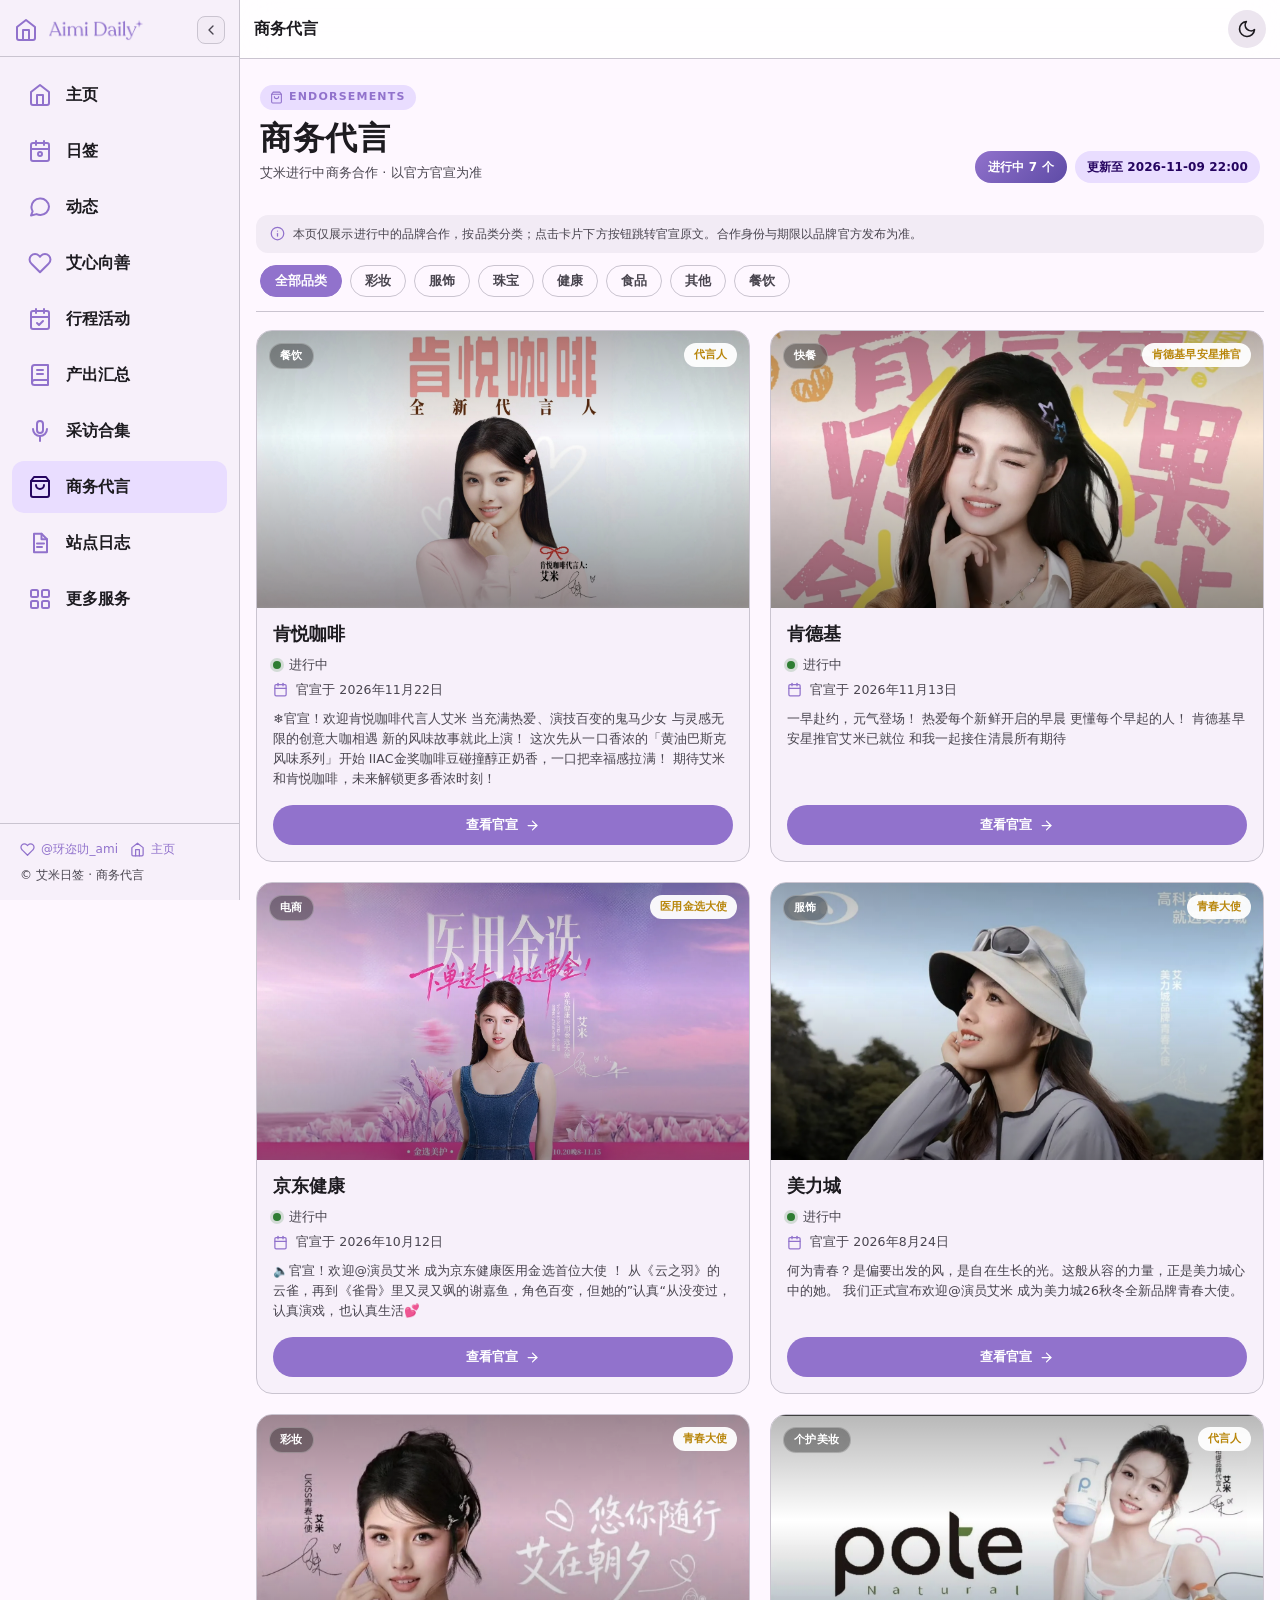
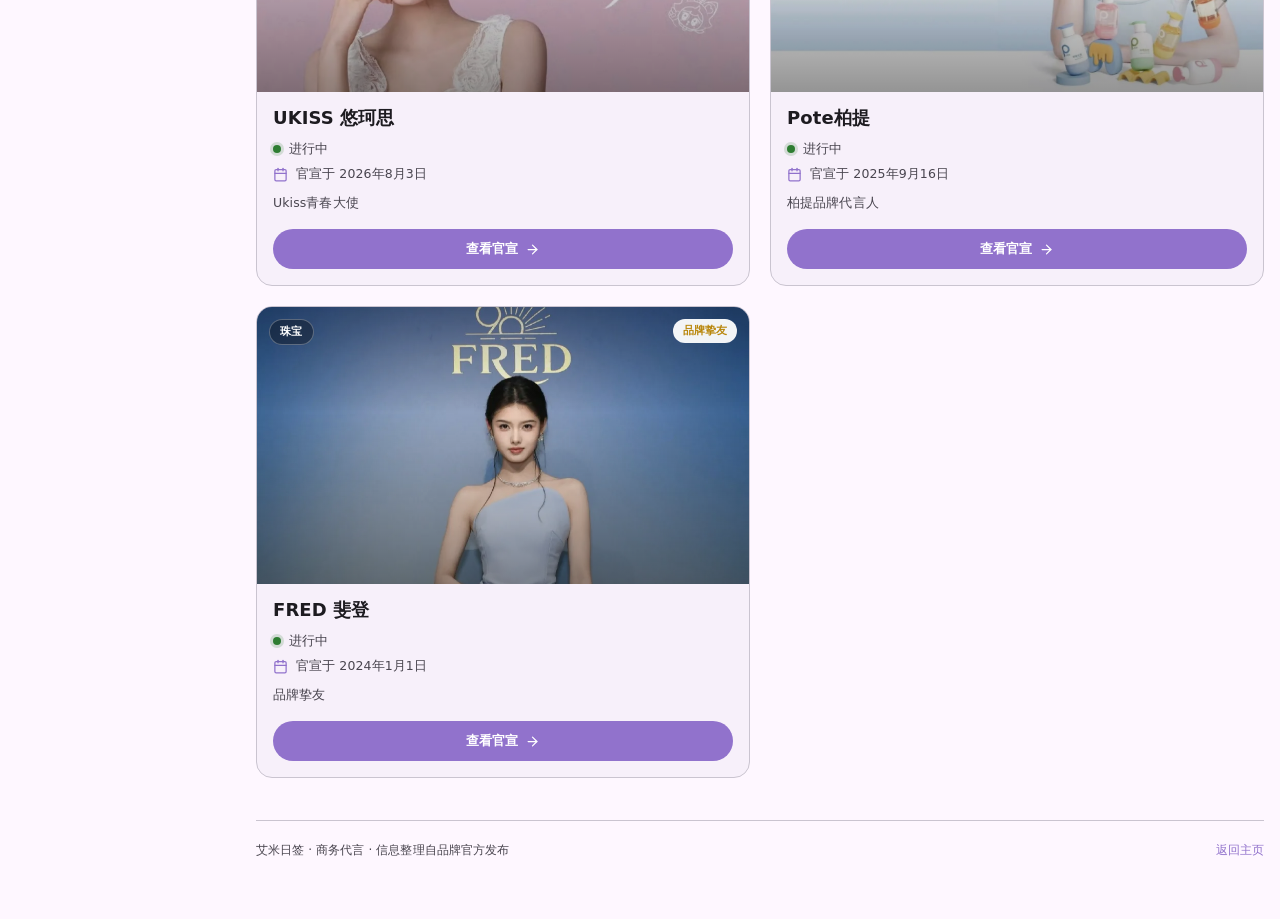
<file: brands.html>
<!DOCTYPE html>
<html lang="zh-CN">
<head>
<meta charset="UTF-8">
<meta name="viewport" content="width=device-width, initial-scale=1.0, viewport-fit=cover">
<title>商务代言 · 艾米日签</title>
<meta name="description" content="艾米日签 · 商务代言 — 汇总艾米进行中品牌合作，按品类分类（彩妆 / 服饰 / 珠宝 / 健康 / 食品），含身份、官宣日期与官宣链接。">
<meta name="theme-color" content="#9172CC">
<link rel="icon" href="favicon.ico">
<link rel="apple-touch-icon" href="apple-touch-icon.png">
<link rel="manifest" href="manifest.json">
<meta name="apple-mobile-web-app-title" content="艾米日签">
<meta name="application-name" content="艾米日签">
<meta property="og:title" content="商务代言 · 艾米日签">
<meta property="og:description" content="艾米进行中品牌合作 · 按品类分类">
<meta property="og:type" content="website">
<style>
  :root{
    --md-primary: #9172CC;
    --md-on-primary: #FFFFFF;
    --md-primary-container: #E9DDFF;
    --md-on-primary-container: #250460;
    --md-secondary: #5E5C71;
    --md-secondary-container: #E4E0F4;
    --md-on-secondary-container: #1B0A2E;
    --md-surface: #FEF7FF;
    --md-surface-dim: #DED7E0;
    --md-surface-bright: #FEF7FF;
    --md-surface-container-lowest: #FFFFFF;
    --md-surface-container-low: #F7F0FA;
    --md-surface-container: #F2EBF5;
    --md-surface-container-high: #ECE5EF;
    --md-surface-container-highest: #E6E0E9;
    --md-on-surface: #1D1B20;
    --md-on-surface-variant: #49454F;
    --md-outline: #79747E;
    --md-outline-variant: #CAC4D0;
    --md-success: #2E7D32;
    --md-success-container: #C8E6C9;
    --md-warning: #ED6C02;
    --md-elev-1: 0 1px 2px 0 rgba(0,0,0,0.12), 0 1px 3px 1px rgba(0,0,0,0.08);
    --md-elev-2: 0 1px 2px 0 rgba(0,0,0,0.16), 0 2px 6px 2px rgba(0,0,0,0.10);
    --md-elev-3: 0 4px 8px 3px rgba(0,0,0,0.10), 0 1px 3px 0 rgba(0,0,0,0.14);
    --md-radius-sm: 8px;
    --md-radius-md: 12px;
    --md-radius-lg: 16px;
  }
  [data-theme="dark"]{
    --md-surface: #141218;
    --md-surface-dim: #141218;
    --md-surface-bright: #141218;
    --md-surface-container-lowest: #0F0D13;
    --md-surface-container-low: #1D1B20;
    --md-surface-container: #211F26;
    --md-surface-container-high: #2B2930;
    --md-surface-container-highest: #36343B;
    --md-on-surface: #E6E0E9;
    --md-on-surface-variant: #CAC4D0;
    --md-outline: #938F99;
    --md-outline-variant: #49454F;
    --md-primary-container: #4A3A6B;
    --md-on-primary-container: #E9DDFF;
    --md-secondary-container: #4A4759;
    --md-on-secondary-container: #E4E0F4;
    --md-elev-1: 0 1px 2px 0 rgba(0,0,0,0.30), 0 1px 3px 1px rgba(0,0,0,0.20);
    --md-elev-2: 0 1px 2px 0 rgba(0,0,0,0.40), 0 2px 6px 2px rgba(0,0,0,0.25);
    --md-elev-3: 0 4px 8px 3px rgba(0,0,0,0.35), 0 1px 3px 0 rgba(0,0,0,0.30);
  }
  *{box-sizing:border-box;margin:0;padding:0;-webkit-tap-highlight-color:transparent}
  body{
    font-family: "MiSans", "HarmonyOS Sans SC", "PingFang SC", "Microsoft YaHei", Roboto, system-ui, sans-serif;
    background: var(--md-surface);
    color: var(--md-on-surface);
    min-height: 100vh;
    line-height: 1.5;
    font-size: 14px;
    letter-spacing: 0.1px;
  }
  .wrap{max-width: 1180px; margin: 0 auto; padding: 0 16px 60px;}

  /* ===== 顶部导航条 ===== */
  .bd-topbar{
    position: sticky; top: 0; z-index: 20;
    display: flex; align-items: center; gap: 10px;
    padding: 10px 14px;
    padding-top: calc(10px + env(safe-area-inset-top, 0px));
    background: rgba(255,255,255,0.82);
    backdrop-filter: blur(20px) saturate(180%);
    -webkit-backdrop-filter: blur(20px) saturate(180%);
    border-bottom: 1px solid var(--md-outline-variant);
  }
  [data-theme="dark"] .bd-topbar{ background: rgba(20,18,24,0.82); }
  .bd-icon-btn{
    width: 38px; height: 38px; border-radius: 50%; flex-shrink: 0;
    display: flex; align-items: center; justify-content: center;
    background: var(--md-surface-container-high); color: var(--md-on-surface);
    text-decoration: none; border: none; cursor: pointer;
  }
  .bd-icon-btn svg{ width: 20px; height: 20px; stroke: currentColor; }
  .bd-topbar-title{
    flex: 1; min-width: 0;
    font-size: 16px; font-weight: 700; color: var(--md-on-surface);
    white-space: nowrap; overflow: hidden; text-overflow: ellipsis;
  }
  .bd-theme .theme-icon{width:20px; height:20px; stroke:currentColor;}
  .bd-theme .theme-icon-sun{display:none;}
  [data-theme="dark"] .bd-theme .theme-icon-moon{display:none;}
  [data-theme="dark"] .bd-theme .theme-icon-sun{display:block;}

  /* ===== Hero ===== */
  .bd-hero{
    padding: 26px 4px 18px;
    display: flex; align-items: flex-end; justify-content: space-between; gap: 14px; flex-wrap: wrap;
  }
  .bd-hero-left{ min-width: 0; }
  .bd-hero-kicker{
    display: inline-flex; align-items: center; gap: 6px;
    font-size: 11px; font-weight: 700; letter-spacing: 1.2px; text-transform: uppercase;
    color: var(--md-primary);
    background: var(--md-primary-container); padding: 4px 10px; border-radius: 999px;
    margin-bottom: 10px;
  }
  .bd-hero-kicker svg{ width:13px; height:13px; stroke:currentColor; }
  .bd-hero-title{ font-size: 28px; font-weight: 800; letter-spacing: .5px; line-height: 1.15; }
  .bd-hero-sub{ font-size: 13px; color: var(--md-on-surface-variant); margin-top: 7px; }
  .bd-hero-right{ display: flex; align-items: center; gap: 8px; flex-wrap: wrap; }
  .bd-count-pill{
    font-size: 12px; font-weight: 700; color: var(--md-on-primary);
    background: linear-gradient(135deg, #9172CC, #5E4BA6);
    padding: 7px 13px; border-radius: 999px; white-space: nowrap;
  }
  .bd-updated{
    font-size: 12px; font-weight: 600; color: var(--md-on-primary-container);
    background: var(--md-primary-container); padding: 7px 12px; border-radius: 999px;
    white-space: nowrap;
  }

  /* ===== 筛选区 ===== */
  .bd-filter{
    position: sticky; top: 59px; z-index: 15;
    display: flex; flex-direction: column; gap: 10px;
    padding: 12px 4px;
    background: var(--md-surface);
    border-bottom: 1px solid var(--md-outline-variant);
  }
  .bd-chips{ display: flex; gap: 8px; overflow-x: auto; padding-bottom: 2px; scrollbar-width: none; }
  .bd-chips::-webkit-scrollbar{ display: none; }
  .bd-chip{
    border: 1px solid var(--md-outline-variant); background: transparent;
    color: var(--md-on-surface-variant);
    font-size: 13px; font-weight: 600; font-family: inherit;
    padding: 6px 14px; border-radius: 999px; cursor: pointer; white-space: nowrap;
    transition: all .18s; flex-shrink: 0;
  }
  .bd-chip:hover{ border-color: var(--md-primary); color: var(--md-primary); }
  .bd-chip.active{ background: var(--md-primary); border-color: var(--md-primary); color: var(--md-on-primary); }

  /* ===== 卡片网格 ===== */
  .bd-grid{
    display: grid;
    grid-template-columns: repeat(auto-fill, minmax(300px, 1fr));
    gap: 16px;
    padding: 18px 0 8px;
  }
  .bd-card{
    display: flex; flex-direction: column;
    background: var(--md-surface-container-low);
    border: 1px solid var(--md-outline-variant);
    border-radius: var(--md-radius-lg);
    overflow: hidden;
    transition: transform .22s cubic-bezier(.22,.61,.36,1), box-shadow .22s, border-color .22s;
  }
  .bd-card:hover{ transform: translateY(-3px); box-shadow: var(--md-elev-3); border-color: var(--md-primary); }

  /* 封面 / 占位头图 */
  .bd-cover{
    position: relative; width: 100%; aspect-ratio: 16 / 9;
    background: linear-gradient(135deg, var(--g1, #9172CC), var(--g2, #5E4BA6));
    overflow: hidden; flex-shrink: 0;
  }
  .bd-cover img{ width: 100%; height: 100%; object-fit: cover; display: block; }
  .bd-cover-ph{
    position: absolute; inset: 0;
    display: flex; align-items: center; justify-content: center;
    color: rgba(255,255,255,.92);
  }
  .bd-cover-ph svg{ width: 44px; height: 44px; opacity: .85; }
  .bd-cover::after{
    content: ''; position: absolute; inset: 0;
    background: linear-gradient(180deg, rgba(0,0,0,.28) 0%, rgba(0,0,0,0) 38%, rgba(0,0,0,.42) 100%);
  }
  .bd-badge{
    position: absolute; left: 12px; top: 12px; z-index: 2;
    font-size: 11px; font-weight: 700; letter-spacing: .4px;
    color: #fff; background: rgba(0,0,0,.34);
    backdrop-filter: blur(8px); -webkit-backdrop-filter: blur(8px);
    padding: 4px 10px; border-radius: 999px;
    border: 1px solid rgba(255,255,255,.28);
  }
  .bd-role{
    position: absolute; right: 12px; top: 12px; z-index: 2;
    font-size: 11px; font-weight: 700;
    padding: 4px 10px; border-radius: 999px;
    background: rgba(255,255,255,.94); color: #B8860B;
  }

  /* 卡片正文 */
  .bd-body{ display: flex; flex-direction: column; gap: 10px; padding: 14px 16px 16px; flex: 1; }
  .bd-title{ font-size: 18px; font-weight: 800; line-height: 1.35; }
  .bd-meta{ display: flex; flex-direction: column; gap: 6px; }
  .bd-meta-row{
    display: flex; align-items: center; gap: 8px;
    font-size: 12.5px; color: var(--md-on-surface-variant);
  }
  .bd-meta-row svg{ width: 15px; height: 15px; stroke: var(--md-primary); flex-shrink: 0; }
  .bd-meta-row .val{ min-width: 0; }
  .bd-status-dot{
    display: inline-block; width: 8px; height: 8px; border-radius: 50%;
    background: var(--md-success); flex-shrink: 0;
    box-shadow: 0 0 0 3px rgba(46,125,50,.18);
  }
  .bd-note{
    font-size: 12.5px; line-height: 1.6; color: var(--md-on-surface-variant);
    display: -webkit-box; -webkit-line-clamp: 4; -webkit-box-orient: vertical;
    overflow: hidden;
  }
  .bd-btns{ margin-top: auto; padding-top: 6px; }
  .bd-btn{
    display: inline-flex; align-items: center; justify-content: center; gap: 7px;
    width: 100%;
    padding: 10px 16px; border-radius: 999px;
    background: var(--md-primary); color: var(--md-on-primary);
    font-size: 13px; font-weight: 700; text-decoration: none;
    transition: filter .18s, transform .18s;
  }
  .bd-btn:hover{ filter: brightness(1.08); transform: translateY(-1px); }
  .bd-btn svg{ width: 15px; height: 15px; stroke: currentColor; }

  /* 空状态 */
  .bd-empty{
    text-align: center; padding: 70px 20px; color: var(--md-on-surface-variant);
  }
  .bd-empty .big{ font-size: 40px; display: block; margin-bottom: 12px; }
  .bd-empty .line{ font-size: 13px; }

  /* 页脚 */
  .bd-footer{
    margin-top: 34px; padding-top: 20px;
    border-top: 1px solid var(--md-outline-variant);
    display: flex; flex-wrap: wrap; align-items: center; justify-content: space-between; gap: 10px;
    font-size: 12px; color: var(--md-on-surface-variant);
  }
  .bd-footer a{ color: var(--md-primary); text-decoration: none; }
  .bd-tip{
    font-size: 12px; color: var(--md-on-surface-variant);
    background: var(--md-surface-container); border-radius: var(--md-radius-md);
    padding: 10px 14px; margin-top: 14px;
    display: flex; align-items: flex-start; gap: 8px;
  }
  .bd-tip svg{ width: 15px; height: 15px; stroke: var(--md-primary); flex-shrink: 0; margin-top: 1px; }

  /* ===== 侧边栏（大屏） ===== */
  .app-shell{ display: block; }
  .app-sidebar{ display: none; }
  .menu-item{ display:flex; align-items:center; gap:14px; padding:14px 16px; border-radius:12px; cursor:pointer; transition:background .2s; color:var(--md-on-surface); text-decoration:none; }
  .menu-item:hover{ background:var(--md-surface-container-high); }
  .menu-item.active{ background:var(--md-primary-container); }
  .menu-item.active .ico{ color:var(--md-on-primary-container); }
  .menu-item .ico{ width:24px; height:24px; color:var(--md-primary); flex-shrink:0; }
  .menu-item .ico svg{ width:24px; height:24px; stroke:currentColor; }
  .menu-item-text{ display:flex; flex-direction:column; flex:1; min-width:0; overflow:hidden; }
  .menu-item .txt{ font-size:16px; font-weight:600; white-space:nowrap; overflow:hidden; text-overflow:ellipsis; }
  .menu-item .sub{ display:none; font-size:12px; color:var(--md-on-surface-variant); margin-top:2px; white-space:nowrap; overflow:hidden; text-overflow:ellipsis; }
  .menu-list{ padding:12px; display:flex; flex-direction:column; gap:4px; }
  .sidebar-header{ padding:16px 14px 12px; border-bottom:1px solid var(--md-outline-variant); display:flex; align-items:center; justify-content:space-between; gap:10px; color:var(--md-primary); }
  .sidebar-header svg{ width:24px; height:24px; flex-shrink:0; }
  .sidebar-header .brand-logo{ height:22px; width:auto; display:block; }
  [data-theme="dark"] .sidebar-header .brand-logo{ filter:brightness(1.2); }
  .sidebar-brand{ display:flex; align-items:center; gap:10px; min-width:0; }
  .sidebar-toggle{ width:28px; height:28px; flex-shrink:0; display:inline-flex; align-items:center; justify-content:center; border:1px solid var(--md-outline-variant); background:var(--md-surface-container); color:var(--md-on-surface-variant); border-radius:8px; cursor:pointer; transition:background .15s,color .15s,transform .25s; }
  .sidebar-toggle svg{ width:16px; height:16px; }
  .sidebar-toggle:hover{ background:var(--md-surface-container-high); color:var(--md-primary); }
  .sidebar-footer{ margin-top:auto; padding:16px 20px; border-top:1px solid var(--md-outline-variant); font-size:12px; color:var(--md-on-surface-variant); }
  .sidebar-footer .footer-links a{ display:inline-flex; align-items:center; gap:6px; color:var(--md-primary); text-decoration:none; }
  .sidebar-footer .footer-links svg{ width:15px; height:15px; stroke:currentColor; }

  /* ===== 手机端全屏菜单 ===== */
  .menu-overlay{ position:fixed; inset:0; background:var(--md-surface); z-index:200; transform:translateY(-100%); transition:transform .4s cubic-bezier(0.4,0,0.2,1); display:flex; flex-direction:column; overflow-y:auto; }
  .menu-overlay.open{ transform:translateY(0); }
  .menu-close{ position:absolute; right:16px; top:16px; width:40px; height:40px; border-radius:50%; background:var(--md-surface-container-high); border:none; cursor:pointer; color:var(--md-on-surface); display:flex; align-items:center; justify-content:center; }
  .menu-close svg{ width:22px; height:22px; stroke:currentColor; }
  .menu-header{ padding:28px 24px 16px; font-size:20px; font-weight:700; color:var(--md-on-surface); border-bottom:1px solid var(--md-outline-variant); }

  @media (min-width: 768px){
    .app-shell{ display:flex; flex-direction:row; }
    .app-sidebar{ width:240px; flex-shrink:0; display:flex !important; flex-direction:column; background:var(--md-surface-container-low); border-right:1px solid var(--md-outline-variant); position:sticky; top:0; height:100vh; overflow-y:auto; z-index:50; }
    .app-sidebar.collapsed{ width:64px; overflow:visible; transition:width .25s cubic-bezier(.22,.61,.36,1); }
    .app-sidebar.collapsed .sidebar-header{ flex-direction:column; gap:10px; padding:16px 8px 12px; justify-content:flex-start; }
    .app-sidebar.collapsed .sidebar-brand{ display:none; }
    .app-sidebar.collapsed .sidebar-toggle{ display:inline-flex; }
    .app-sidebar.collapsed .sidebar-toggle svg{ transform:rotate(180deg); }
    .app-sidebar.collapsed .menu-list{ padding:12px 8px; }
    .app-sidebar.collapsed .menu-item{ padding:12px 0; justify-content:center; border-radius:12px; position:relative; }
    .app-sidebar.collapsed .menu-item-text{ display:none; }
    .app-sidebar.collapsed .menu-item .ico{ margin:0; }
    .app-sidebar.collapsed .sidebar-footer{ padding:12px 8px; }
    .app-sidebar.collapsed .sidebar-footer .footer-links{ flex-direction:column; align-items:center; justify-content:center; gap:8px; flex-wrap:nowrap; }
    .app-sidebar.collapsed .sidebar-footer .footer-links a{ padding:8px; justify-content:center; font-size:0; }
    .app-sidebar.collapsed .sidebar-footer .footer-links a svg{ width:18px; height:18px; margin:0; }
    .app-sidebar.collapsed .sidebar-footer > div:last-child{ display:none; }
    .app-sidebar.collapsed .menu-item:hover::after{ content:attr(data-tooltip); position:absolute; left:calc(100% + 10px); top:50%; transform:translateY(-50%); background:var(--md-surface-container-highest); color:var(--md-on-surface); padding:6px 10px; border-radius:8px; font-size:12px; white-space:nowrap; box-shadow:0 4px 12px rgba(0,0,0,.18); z-index:200; pointer-events:none; }
    .app-content{ flex:1; min-width:0; }
    .app-content .wrap{ max-width:none; margin:0; }
    .menu-overlay{ display:none !important; }
    .bd-menu-btn{ display:none !important; }
    .bd-filter{ top: 58px; }
    .bd-grid{ grid-template-columns: repeat(auto-fill, minmax(330px, 1fr)); gap: 20px; }
  }
  @media (min-width: 1280px){
    .bd-grid{ grid-template-columns: repeat(auto-fill, minmax(360px, 1fr)); }
    .bd-hero-title{ font-size: 32px; }
  }
</style>
<link rel="stylesheet" href="app-mobile.css">
</head>
<body>

<div class="app-shell">
  <!-- 左侧侧边栏（平板 / 电脑显示） -->
  <aside class="app-sidebar" id="appSidebar">
    <div class="sidebar-header">
      <div class="sidebar-brand">
        <svg viewBox="0 0 24 24" fill="none" stroke="currentColor" stroke-width="2" stroke-linecap="round" stroke-linejoin="round"><path d="m3 9 9-7 9 7v11a2 2 0 0 1-2 2H5a2 2 0 0 1-2-2z"/><polyline points="9 22 9 12 15 12 15 22"/></svg>
        <img class="brand-logo" src="logo_aimi_daily.png" alt="Aimi Daily">
      </div>
      <button class="sidebar-toggle" id="sidebarToggle" title="折叠/展开侧边栏" aria-label="折叠/展开侧边栏">
        <svg viewBox="0 0 24 24" fill="none" stroke="currentColor" stroke-width="2" stroke-linecap="round" stroke-linejoin="round"><polyline points="15 18 9 12 15 6"/></svg>
      </button>
    </div>
    <div class="menu-list">
      <a class="menu-item" href="index.html" data-tooltip="主页">
        <div class="ico"><svg viewBox="0 0 24 24" fill="none" stroke="currentColor" stroke-width="2" stroke-linecap="round" stroke-linejoin="round"><path d="m3 9 9-7 9 7v11a2 2 0 0 1-2 2H5a2 2 0 0 1-2-2z"/><polyline points="9 22 9 12 15 12 15 22"/></svg></div>
        <div class="menu-item-text">
          <div class="txt">主页</div>
          <div class="sub">艾米日签 · 每日动态简报</div>
        </div>
      </a>
      <a class="menu-item" href="index.html#riqian" data-tooltip="日签">
        <div class="ico"><svg viewBox="0 0 24 24" fill="none" stroke="currentColor" stroke-width="2" stroke-linecap="round" stroke-linejoin="round"><rect x="3" y="4" width="18" height="18" rx="2" ry="2"/><line x1="16" y1="2" x2="16" y2="6"/><line x1="8" y1="2" x2="8" y2="6"/><line x1="3" y1="10" x2="21" y2="10"/><circle cx="12" cy="15" r="2"/></svg></div>
        <div class="menu-item-text">
          <div class="txt">日签</div>
          <div class="sub">艾米日签合集</div>
        </div>
      </a>
      <a class="menu-item" href="dynamics.html" data-tooltip="动态">
        <div class="ico"><svg viewBox="0 0 24 24" fill="none" stroke="currentColor" stroke-width="2" stroke-linecap="round" stroke-linejoin="round"><path d="M21 11.5a8.4 8.4 0 0 1-8.6 8.4 9.2 9.2 0 0 1-3.8-.8L3 20.5l1.6-4.2a8.6 8.6 0 0 1-1.2-4.3A8.4 8.4 0 0 1 12 3.6a8.4 8.4 0 0 1 9 7.9Z"/></svg></div>
        <div class="menu-item-text">
          <div class="txt">动态</div>
          <div class="sub">微博 · 最近一周</div>
        </div>
      </a>
      <a class="menu-item" href="aixin.html" data-tooltip="艾心向善">
        <div class="ico"><svg viewBox="0 0 24 24" fill="none" stroke="currentColor" stroke-width="2" stroke-linecap="round" stroke-linejoin="round"><path d="M20.84 4.61a5.5 5.5 0 0 0-7.78 0L12 5.67l-1.06-1.06a5.5 5.5 0 0 0-7.78 7.78l1.06 1.06L12 21.23l7.78-7.78 1.06-1.06a5.5 5.5 0 0 0 0-7.78z"/></svg></div>
        <div class="menu-item-text">
          <div class="txt">艾心向善</div>
          <div class="sub">粉丝公益 · 动态追踪</div>
        </div>
      </a>
      <a class="menu-item" href="xingcheng.html" data-tooltip="行程活动">
        <div class="ico"><svg viewBox="0 0 24 24" fill="none" stroke="currentColor" stroke-width="2" stroke-linecap="round" stroke-linejoin="round"><rect x="3" y="4" width="18" height="18" rx="2" ry="2"/><line x1="16" y1="2" x2="16" y2="6"/><line x1="8" y1="2" x2="8" y2="6"/><line x1="3" y1="10" x2="21" y2="10"/><path d="m9 16 2 2 4-4"/></svg></div>
        <div class="menu-item-text">
          <div class="txt">行程活动</div>
          <div class="sub">公开行程 · 活动汇总</div>
        </div>
      </a>
      <a class="menu-item" href="chanchu.html" data-tooltip="产出汇总">
        <div class="ico"><svg viewBox="0 0 24 24" fill="none" stroke="currentColor" stroke-width="2" stroke-linecap="round" stroke-linejoin="round"><path d="M4 19.5A2.5 2.5 0 0 1 6.5 17H20"/><path d="M6.5 2H20v20H6.5A2.5 2.5 0 0 1 4 19.5v-15A2.5 2.5 0 0 1 6.5 2z"/><line x1="9" y1="7" x2="15" y2="7"/><line x1="9" y1="11" x2="15" y2="11"/></svg></div>
        <div class="menu-item-text">
          <div class="txt">产出汇总</div>
          <div class="sub">由 @艾产速览 整理汇总</div>
        </div>
      </a>
      <a class="menu-item" href="interview.html" data-tooltip="采访合集">
        <div class="ico"><svg viewBox="0 0 24 24" fill="none" stroke="currentColor" stroke-width="2" stroke-linecap="round" stroke-linejoin="round"><rect x="9" y="2" width="6" height="12" rx="3"/><path d="M5 10a7 7 0 0 0 14 0"/><line x1="12" y1="17" x2="12" y2="22"/></svg></div>
        <div class="menu-item-text">
          <div class="txt">采访合集</div>
          <div class="sub">杂志 · 专访 · 直播 · 综艺</div>
        </div>
      </a>
      <a class="menu-item active" href="brands.html" data-tooltip="商务代言">
        <div class="ico"><svg viewBox="0 0 24 24" fill="none" stroke="currentColor" stroke-width="2" stroke-linecap="round" stroke-linejoin="round"><path d="M6 2 3 6v14a2 2 0 0 0 2 2h14a2 2 0 0 0 2-2V6l-3-4z"/><line x1="3" y1="6" x2="21" y2="6"/><path d="M16 10a4 4 0 0 1-8 0"/></svg></div>
        <div class="menu-item-text">
          <div class="txt">商务代言</div>
          <div class="sub">进行中品牌合作</div>
        </div>
      </a>
          <a class="menu-item menu-item-link" href="blog.html" data-tooltip="站点日志">
        <div class="ico"><svg viewBox="0 0 24 24" fill="none" stroke="currentColor" stroke-width="2" stroke-linecap="round" stroke-linejoin="round"><path d="M6 2.8h7.5L19 8.3v12.9H6z"/><path d="M13.5 2.8v5.5H19M9 12.5h7M9 16h5"/></svg></div>
        <div class="menu-item-text">
          <div class="txt">站点日志</div>
          <div class="sub">更新记录与说明</div>
        </div>
      </a>
      <a class="menu-item menu-item-link" href="services.html" data-tooltip="更多服务">
        <div class="ico"><svg viewBox="0 0 24 24" fill="none" stroke="currentColor" stroke-width="2" stroke-linecap="round" stroke-linejoin="round"><rect x="3" y="3" width="7" height="7" rx="1.5"/><rect x="14" y="3" width="7" height="7" rx="1.5"/><rect x="3" y="14" width="7" height="7" rx="1.5"/><rect x="14" y="14" width="7" height="7" rx="1.5"/></svg></div>
        <div class="menu-item-text">
          <div class="txt">更多服务</div>
          <div class="sub">站内打开第三方网页</div>
        </div>
      </a>
</div>
    <div class="sidebar-footer">
      <div class="footer-links" style="display:flex; gap:12px; flex-wrap:wrap;">
        <a href="https://weibo.com/6320241831" target="_blank" rel="noopener" title="@玡迩叻_ami"><svg viewBox="0 0 24 24" fill="none" stroke="currentColor" stroke-width="2" stroke-linecap="round" stroke-linejoin="round"><path d="M20.84 4.61a5.5 5.5 0 0 0-7.78 0L12 5.67l-1.06-1.06a5.5 5.5 0 0 0-7.78 7.78l1.06 1.06L12 21.23l7.78-7.78 1.06-1.06a5.5 5.5 0 0 0 0-7.78z"/></svg><span> @玡迩叻_ami</span></a>
        <a href="index.html" rel="noopener" title="主页"><svg viewBox="0 0 24 24" fill="none" stroke="currentColor" stroke-width="2" stroke-linecap="round" stroke-linejoin="round"><path d="m3 9 9-7 9 7v11a2 2 0 0 1-2 2H5a2 2 0 0 1-2-2z"/><polyline points="9 22 9 12 15 12 15 22"/></svg><span> 主页</span></a>
      </div>
      <div style="margin-top:8px;">© 艾米日签 · 商务代言</div>
    </div>
  </aside>

  <!-- 内容区 -->
  <div class="app-content">
    <div class="bd-topbar">
      <button class="bd-icon-btn bd-menu-btn" id="menuBtn" title="菜单" aria-label="菜单">
        <svg viewBox="0 0 24 24" fill="none" stroke-width="2" stroke-linecap="round" stroke-linejoin="round"><line x1="3" y1="6" x2="21" y2="6"/><line x1="3" y1="12" x2="21" y2="12"/><line x1="3" y1="18" x2="21" y2="18"/></svg>
      </button>
      <div class="bd-topbar-title">商务代言</div>
      <button class="bd-icon-btn bd-theme" id="bdTheme" title="切换深色/浅色" aria-label="切换深色/浅色">
        <svg class="theme-icon theme-icon-moon" viewBox="0 0 24 24" fill="none" stroke="currentColor" stroke-width="2" stroke-linecap="round" stroke-linejoin="round"><path d="M21 12.79A9 9 0 1 1 11.21 3 7 7 0 0 0 21 12.79z"/></svg>
        <svg class="theme-icon theme-icon-sun" viewBox="0 0 24 24" fill="none" stroke="currentColor" stroke-width="2" stroke-linecap="round" stroke-linejoin="round"><circle cx="12" cy="12" r="4"/><line x1="12" y1="2" x2="12" y2="4"/><line x1="12" y1="20" x2="12" y2="22"/><line x1="4.93" y1="4.93" x2="6.34" y2="6.34"/><line x1="17.66" y1="17.66" x2="19.07" y2="19.07"/><line x1="2" y1="12" x2="4" y2="12"/><line x1="20" y1="12" x2="22" y2="12"/><line x1="4.93" y1="19.07" x2="6.34" y2="17.66"/><line x1="17.66" y1="6.34" x2="19.07" y2="4.93"/></svg>
      </button>
    </div>

    <div class="wrap">
      <div class="bd-hero">
        <div class="bd-hero-left">
          <div class="bd-hero-kicker">
            <svg viewBox="0 0 24 24" fill="none" stroke="currentColor" stroke-width="2" stroke-linecap="round" stroke-linejoin="round"><path d="M6 2 3 6v14a2 2 0 0 0 2 2h14a2 2 0 0 0 2-2V6l-3-4z"/><line x1="3" y1="6" x2="21" y2="6"/><path d="M16 10a4 4 0 0 1-8 0"/></svg>
            ENDORSEMENTS
          </div>
          <h1 class="bd-hero-title">商务代言</h1>
          <div class="bd-hero-sub" id="bdIntro">艾米进行中品牌合作 · 以官方官宣为准</div>
        </div>
        <div class="bd-hero-right">
          <div class="bd-count-pill" id="bdCount">进行中 0 个</div>
          <div class="bd-updated" id="bdUpdated">更新至 —</div>
        </div>
      </div>

      <div class="bd-tip">
        <svg viewBox="0 0 24 24" fill="none" stroke="currentColor" stroke-width="2" stroke-linecap="round" stroke-linejoin="round"><circle cx="12" cy="12" r="10"/><line x1="12" y1="16" x2="12" y2="12"/><line x1="12" y1="8" x2="12.01" y2="8"/></svg>
        <span>本页仅展示进行中的品牌合作，按品类分类；点击卡片下方按钮跳转官宣原文。合作身份与期限以品牌官方发布为准。</span>
      </div>

      <div class="bd-filter">
        <div class="bd-chips" id="bdChips"></div>
      </div>

      <div class="bd-grid" id="bdGrid"></div>
      <div class="bd-empty" id="bdEmpty" hidden>
        <span class="big">🛍️</span>
        <div class="line">该品类下暂无进行中的品牌合作</div>
      </div>

      <footer class="bd-footer">
        <div>艾米日签 · 商务代言 · 信息整理自品牌官方发布</div>
        <div><a href="index.html">返回主页</a></div>
      </footer>
    </div>
  </div><!-- /app-content -->
</div><!-- /app-shell -->

<!-- 全屏菜单（手机端） -->
<div class="menu-overlay" id="menuOverlay">
  <button class="menu-close" id="menuClose" aria-label="关闭菜单">
    <svg viewBox="0 0 24 24" fill="none" stroke-width="2" stroke-linecap="round" stroke-linejoin="round"><line x1="18" y1="6" x2="6" y2="18"/><line x1="6" y1="6" x2="18" y2="18"/></svg>
  </button>
  <div class="menu-header">页面导航</div>
  <div class="menu-list">
    <a class="menu-item" href="index.html">
      <div class="ico"><svg viewBox="0 0 24 24" fill="none" stroke="currentColor" stroke-width="2" stroke-linecap="round" stroke-linejoin="round"><path d="m3 9 9-7 9 7v11a2 2 0 0 1-2 2H5a2 2 0 0 1-2-2z"/><polyline points="9 22 9 12 15 12 15 22"/></svg></div>
      <div class="menu-item-text">
        <div class="txt">主页</div>
        <div class="sub">艾米日签 · 每日动态简报</div>
      </div>
    </a>
    <a class="menu-item" href="index.html#riqian">
      <div class="ico"><svg viewBox="0 0 24 24" fill="none" stroke="currentColor" stroke-width="2" stroke-linecap="round" stroke-linejoin="round"><rect x="3" y="4" width="18" height="18" rx="2" ry="2"/><line x1="16" y1="2" x2="16" y2="6"/><line x1="8" y1="2" x2="8" y2="6"/><line x1="3" y1="10" x2="21" y2="10"/><circle cx="12" cy="15" r="2"/></svg></div>
      <div class="menu-item-text">
        <div class="txt">日签</div>
        <div class="sub">艾米日签合集</div>
      </div>
    </a>
    <a class="menu-item" href="dynamics.html" data-tooltip="动态">
      <div class="ico"><svg viewBox="0 0 24 24" fill="none" stroke="currentColor" stroke-width="2" stroke-linecap="round" stroke-linejoin="round"><path d="M21 11.5a8.4 8.4 0 0 1-8.6 8.4 9.2 9.2 0 0 1-3.8-.8L3 20.5l1.6-4.2a8.6 8.6 0 0 1-1.2-4.3A8.4 8.4 0 0 1 12 3.6a8.4 8.4 0 0 1 9 7.9Z"/></svg></div>
      <div class="menu-item-text">
        <div class="txt">动态</div>
        <div class="sub">微博 · 最近一周</div>
      </div>
    </a>
    <a class="menu-item" href="aixin.html" data-tooltip="艾心向善">>
      <div class="ico"><svg viewBox="0 0 24 24" fill="none" stroke="currentColor" stroke-width="2" stroke-linecap="round" stroke-linejoin="round"><path d="M20.84 4.61a5.5 5.5 0 0 0-7.78 0L12 5.67l-1.06-1.06a5.5 5.5 0 0 0-7.78 7.78l1.06 1.06L12 21.23l7.78-7.78 1.06-1.06a5.5 5.5 0 0 0 0-7.78z"/></svg></div>
      <div class="menu-item-text">
        <div class="txt">艾心向善</div>
        <div class="sub">粉丝公益 · 动态追踪</div>
      </div>
    </a>
    <a class="menu-item" href="xingcheng.html">
      <div class="ico"><svg viewBox="0 0 24 24" fill="none" stroke="currentColor" stroke-width="2" stroke-linecap="round" stroke-linejoin="round"><rect x="3" y="4" width="18" height="18" rx="2" ry="2"/><line x1="16" y1="2" x2="16" y2="6"/><line x1="8" y1="2" x2="8" y2="6"/><line x1="3" y1="10" x2="21" y2="10"/><path d="m9 16 2 2 4-4"/></svg></div>
      <div class="menu-item-text">
        <div class="txt">行程活动</div>
        <div class="sub">公开行程 · 活动汇总</div>
      </div>
    </a>
    <a class="menu-item" href="chanchu.html">
      <div class="ico"><svg viewBox="0 0 24 24" fill="none" stroke="currentColor" stroke-width="2" stroke-linecap="round" stroke-linejoin="round"><path d="M4 19.5A2.5 2.5 0 0 1 6.5 17H20"/><path d="M6.5 2H20v20H6.5A2.5 2.5 0 0 1 4 19.5v-15A2.5 2.5 0 0 1 6.5 2z"/><line x1="9" y1="7" x2="15" y2="7"/><line x1="9" y1="11" x2="15" y2="11"/></svg></div>
      <div class="menu-item-text">
        <div class="txt">产出汇总</div>
        <div class="sub">由 @艾产速览 整理汇总</div>
      </div>
    </a>
    <a class="menu-item" href="interview.html">
      <div class="ico"><svg viewBox="0 0 24 24" fill="none" stroke="currentColor" stroke-width="2" stroke-linecap="round" stroke-linejoin="round"><rect x="9" y="2" width="6" height="12" rx="3"/><path d="M5 10a7 7 0 0 0 14 0"/><line x1="12" y1="17" x2="12" y2="22"/></svg></div>
      <div class="menu-item-text">
        <div class="txt">采访合集</div>
        <div class="sub">杂志 · 专访 · 直播 · 综艺</div>
      </div>
    </a>
    <a class="menu-item active" href="brands.html">
      <div class="ico"><svg viewBox="0 0 24 24" fill="none" stroke="currentColor" stroke-width="2" stroke-linecap="round" stroke-linejoin="round"><path d="M6 2 3 6v14a2 2 0 0 0 2 2h14a2 2 0 0 0 2-2V6l-3-4z"/><line x1="3" y1="6" x2="21" y2="6"/><path d="M16 10a4 4 0 0 1-8 0"/></svg></div>
      <div class="menu-item-text">
        <div class="txt">商务代言</div>
        <div class="sub">进行中品牌合作</div>
      </div>
    </a>
      <a class="menu-item menu-item-link" href="blog.html" data-tooltip="站点日志">
      <div class="ico"><svg viewBox="0 0 24 24" fill="none" stroke="currentColor" stroke-width="2" stroke-linecap="round" stroke-linejoin="round"><path d="M6 2.8h7.5L19 8.3v12.9H6z"/><path d="M13.5 2.8v5.5H19M9 12.5h7M9 16h5"/></svg></div>
      <div class="menu-item-text">
        <div class="txt">站点日志</div>
        <div class="sub">更新记录与说明</div>
      </div>
    </a>
    <a class="menu-item menu-item-link" href="services.html" data-tooltip="更多服务">
      <div class="ico"><svg viewBox="0 0 24 24" fill="none" stroke="currentColor" stroke-width="2" stroke-linecap="round" stroke-linejoin="round"><rect x="3" y="3" width="7" height="7" rx="1.5"/><rect x="14" y="3" width="7" height="7" rx="1.5"/><rect x="3" y="14" width="7" height="7" rx="1.5"/><rect x="14" y="14" width="7" height="7" rx="1.5"/></svg></div>
      <div class="menu-item-text">
        <div class="txt">更多服务</div>
        <div class="sub">站内打开第三方网页</div>
      </div>
    </a>
</div>
</div>

<!-- 内嵌数据（后台更新 data/brands.json 后自动生效；此段为兜底） -->
<script id="bd-embedded" type="application/json">
{
  "updatedAt": "2026-11-09 22:00:00",
  "intro": "艾米进行中商务合作 · 以官方官宣为准",
  "categories": [
    "彩妆",
    "服饰",
    "珠宝",
    "健康",
    "食品",
    "其他"
  ],
  "brands": [
    {
      "name": "UKISS 悠珂思",
      "role": "青春大使",
      "category": "彩妆",
      "since": "2026-11-06",
      "status": "进行中",
      "desc": "携悠珂思 Pingu 联名系列官宣，同款「Pin不动了gu一下」彩妆上线，轻唇釉 M03 林间红莓等同款热销。",
      "link": "https://m.weibo.cn/detail/5362195246613562",
      "logo": ""
    },
    {
      "name": "波司登",
      "role": "合作推广",
      "category": "服饰",
      "since": "2026-10-14",
      "status": "进行中",
      "desc": "元气泡芙系列「柔软力是底气也是勇气」企划：粉色泡芙羽绒服造型释出，谈柔软力与角色从容。",
      "link": "https://m.weibo.cn/detail/5353875281282807",
      "logo": ""
    },
    {
      "name": "FRED 斐登",
      "role": "品牌挚友",
      "category": "珠宝",
      "since": "2026-10-13",
      "status": "进行中",
      "desc": "佩戴多款珠宝出镜《芭莎珠宝》十月刊封面；10/18 受邀出席 FRED 斐登 90 周年高级珠宝展（上海）。",
      "link": "http://www.trendsgroup.com.cn/2026/1013/229574.shtml",
      "logo": ""
    }
  ]
}
</script>

<script>
  // 深色模式（与全站共享 ami-theme）
  (function(){
    const btn = document.getElementById('bdTheme');
    const html = document.documentElement;
    const saved = localStorage.getItem('ami-theme');
    if(saved === 'dark' || (!saved && window.matchMedia('(prefers-color-scheme: dark)').matches)){
      html.setAttribute('data-theme','dark');
    }
    btn.addEventListener('click', function(){
      const isDark = html.getAttribute('data-theme') === 'dark';
      if(isDark){
        html.removeAttribute('data-theme');
        localStorage.setItem('ami-theme','light');
      }else{
        html.setAttribute('data-theme','dark');
        localStorage.setItem('ami-theme','dark');
      }
    });
  })();

  // 侧边栏折叠（平板 / 电脑，与全站共享状态）
  (function(){
    const sidebar = document.getElementById('appSidebar');
    const toggle = document.getElementById('sidebarToggle');
    if(!sidebar || !toggle) return;
    const collapsed = localStorage.getItem('ami-sidebar-collapsed') === '1';
    sidebar.classList.toggle('collapsed', collapsed);
    toggle.addEventListener('click', function(){
      const willCollapse = !sidebar.classList.contains('collapsed');
      sidebar.classList.toggle('collapsed', willCollapse);
      localStorage.setItem('ami-sidebar-collapsed', willCollapse ? '1' : '0');
    });
  })();

  // 手机端全屏菜单
  (function(){
    const overlay = document.getElementById('menuOverlay');
    const menuBtn = document.getElementById('menuBtn');
    const menuClose = document.getElementById('menuClose');
    if(!overlay) return;
    function openMenu(){ overlay.classList.add('open'); document.body.style.overflow='hidden'; }
    function closeMenu(){ overlay.classList.remove('open'); document.body.style.overflow=''; }
    if(menuBtn) menuBtn.addEventListener('click', openMenu);
    if(menuClose) menuClose.addEventListener('click', closeMenu);
  })();

  // ========== 商务代言渲染 ==========
  (function(){
    const PALETTE = [
      ['#FF6F91','#C2185B'],
      ['#9172CC','#5E4BA6'],
      ['#FFB300','#EF6C00'],
      ['#4A9EFF','#1565C0'],
      ['#3FBF9F','#00796B'],
      ['#B06AB3','#4568DC'],
      ['#F78C6B','#C43E1C'],
      ['#5AA9E6','#1B5E9E']
    ];
    const ICON_BAG = '<svg viewBox="0 0 24 24" fill="none" stroke="currentColor" stroke-width="2" stroke-linecap="round" stroke-linejoin="round"><path d="M6 2 3 6v14a2 2 0 0 0 2 2h14a2 2 0 0 0 2-2V6l-3-4z"/><line x1="3" y1="6" x2="21" y2="6"/><path d="M16 10a4 4 0 0 1-8 0"/></svg>';
    const ICON_CAL = '<svg viewBox="0 0 24 24" fill="none" stroke="currentColor" stroke-width="2" stroke-linecap="round" stroke-linejoin="round"><rect x="3" y="4" width="18" height="18" rx="2" ry="2"/><line x1="16" y1="2" x2="16" y2="6"/><line x1="8" y1="2" x2="8" y2="6"/><line x1="3" y1="10" x2="21" y2="10"/></svg>';
    const ICON_ARROW = '<svg viewBox="0 0 24 24" fill="none" stroke="currentColor" stroke-width="2" stroke-linecap="round" stroke-linejoin="round"><line x1="5" y1="12" x2="19" y2="12"/><polyline points="12 5 19 12 12 19"/></svg>';

    const grid = document.getElementById('bdGrid');
    const chipsBox = document.getElementById('bdChips');
    const emptyEl = document.getElementById('bdEmpty');
    const countEl = document.getElementById('bdCount');
    const updatedEl = document.getElementById('bdUpdated');
    const introEl = document.getElementById('bdIntro');

    let data = null;
    let filterCat = 'all';

    function esc(s){
      return String(s == null ? '' : s)
        .replace(/&/g,'&amp;').replace(/</g,'&lt;').replace(/>/g,'&gt;')
        .replace(/"/g,'&quot;').replace(/'/g,'&#39;');
    }
    function normDate(v){
      const s = String(v == null ? '' : v).trim();
      let m = /(\d{4})\D+(\d{1,2})\D+(\d{1,2})/.exec(s);
      if(m) return m[1] + '-' + String(m[2]).padStart(2,'0') + '-' + String(m[3]).padStart(2,'0');
      m = /(\d{4})\D+(\d{1,2})/.exec(s);
      if(m) return m[1] + '-' + String(m[2]).padStart(2,'0') + '-01';
      return '';
    }
    function fmtDate(v){
      const d = normDate(v);
      const m = /^(\d{4})-(\d{2})-(\d{2})$/.exec(d);
      if(!m) return String(v == null ? '' : v);
      return Number(m[1]) + '年' + Number(m[2]) + '月' + Number(m[3]) + '日';
    }
    function normCats(list){
      if(!Array.isArray(list)) return [];
      return list.map(function(t){
        if(typeof t === 'string') return t;
        if(t && typeof t === 'object') return t.category || t.label || t.name || '';
        return '';
      }).filter(Boolean);
    }
    function catIndex(t){
      const i = data.categories.indexOf(t);
      if(i >= 0) return i;
      let h = 0;
      for(let k = 0; k < t.length; k++) h = (h * 31 + t.charCodeAt(k)) >>> 0;
      return h;
    }
    function gradients(t){
      const p = PALETTE[catIndex(t) % PALETTE.length];
      return { g1: p[0], g2: p[1] };
    }
    function isActive(b){
      return String(b.status || '进行中') !== '已结束';
    }

    function renderChips(){
      const all = ['all'].concat(data.categories);
      chipsBox.innerHTML = all.map(function(t){
        const label = t === 'all' ? '全部品类' : t;
        return '<button class="bd-chip' + (filterCat === t ? ' active' : '') + '" data-cat="' + esc(t) + '">' + esc(label) + '</button>';
      }).join('');
    }

    function activeBrands(){
      return data.brands.filter(isActive).sort(function(a, b){
        const da = normDate(a.since), db = normDate(b.since);
        return da > db ? -1 : (da < db ? 1 : 0);
      });
    }

    function cardHTML(b){
      const grad = gradients(b.category || '其他');
      const hasLogo = !!b.logo;
      return '<article class="bd-card">'
        +   '<div class="bd-cover" style="--g1:' + grad.g1 + ';--g2:' + grad.g2 + '">'
        +     (hasLogo ? '<img src="' + esc(b.logo) + '" alt="' + esc(b.name) + '" loading="lazy">' : '')
        +     (!hasLogo ? '<div class="bd-cover-ph">' + ICON_BAG + '</div>' : '')
        +     '<span class="bd-badge">' + esc(b.category || '品牌') + '</span>'
        +     (b.role ? '<span class="bd-role">' + esc(b.role) + '</span>' : '')
        +   '</div>'
        +   '<div class="bd-body">'
        +     '<h3 class="bd-title">' + esc(b.name) + '</h3>'
        +     '<div class="bd-meta">'
        +       '<div class="bd-meta-row"><span class="bd-status-dot"></span><span class="val">进行中</span></div>'
        +       (b.since ? '<div class="bd-meta-row">' + ICON_CAL + '<span class="val">官宣于 ' + esc(fmtDate(b.since)) + '</span></div>' : '')
        +     '</div>'
        +     (b.desc ? '<p class="bd-note">' + esc(b.desc) + '</p>' : '')
        +     (b.link ? '<div class="bd-btns"><a class="bd-btn" href="' + esc(b.link) + '" target="_blank" rel="noopener">查看官宣' + ICON_ARROW + '</a></div>' : '')
        +   '</div>'
        + '</article>';
    }

    function render(){
      if(!data) return;
      const all = activeBrands();
      const shown = all.filter(function(b){
        if(filterCat !== 'all' && b.category !== filterCat) return false;
        return true;
      });
      grid.innerHTML = shown.map(cardHTML).join('');
      emptyEl.hidden = shown.length > 0;
      countEl.textContent = '进行中 ' + all.length + ' 个';
    }

    function bind(){
      chipsBox.addEventListener('click', function(e){
        const btn = e.target.closest('.bd-chip');
        if(!btn) return;
        filterCat = btn.dataset.cat;
        Array.prototype.forEach.call(chipsBox.children, function(b){ b.classList.toggle('active', b === btn); });
        render();
      });
    }

    function apply(payload){
      data = {
        updatedAt: payload.updatedAt || '',
        intro: payload.intro || '艾米进行中品牌合作 · 以官方官宣为准',
        categories: normCats(payload.categories),
        brands: Array.isArray(payload.brands) ? payload.brands.filter(function(e){ return e && e.name; }) : []
      };
      if(updatedEl) updatedEl.textContent = data.updatedAt ? ('更新至 ' + data.updatedAt.slice(0,16)) : '更新至 —';
      if(introEl) introEl.textContent = data.intro;
      renderChips();
      render();
    }

    // 兜底：先读内嵌数据
    try{
      const raw = document.getElementById('bd-embedded');
      apply(JSON.parse(raw.textContent));
    }catch(e){ /* 忽略，等 fetch */ }

    bind();

    // 优先读后台维护的 JSON（带防缓存）
    fetch('data/brands.json?v=' + Date.now())
      .then(function(r){ return r.ok ? r.json() : null; })
      .then(function(j){ if(j) apply(j); })
      .catch(function(){ /* 失败则保持内嵌内容 */ });
  })();
</script>

<script>
(function(){ /* pages-loader:brands */
  function esc(s){ return String(s == null ? '' : s).replace(/[&<>"']/g, function(c){ return {'&':'&amp;','<':'&lt;','>':'&gt;','"':'&quot;',"'":'&#39;'}[c]; }); }
  function setText(sel, v){ if(v === undefined || v === null || v === '') return; var el=document.querySelector(sel); if(el) el.textContent = v; }
  function setLastText(sel, v){ if(v === undefined || v === null || v === '') return; var el=document.querySelector(sel); if(!el) return; for(var i=el.childNodes.length-1;i>=0;i--){ var n=el.childNodes[i]; if(n.nodeType===3 && n.nodeValue.trim()){ n.nodeValue=' '+v; return; } } el.appendChild(document.createTextNode(' '+v)); }
  fetch('data/pages.json?v=' + Date.now()).then(function(r){ return r.ok ? r.json() : null; }).then(function(d){
    var p = d && d.pages && d.pages["brands"];
    if(!p) return;

    setText('.bd-topbar-title', p.topTitle);
    setLastText('.bd-hero-kicker', p.kicker);
    setText('.bd-hero-title', p.title);
    setText('.bd-tip span', p.tip);
    setText('#bdEmpty .line', p.empty);
    setText('.bd-footer div:first-child', p.footer);
    setText('.bd-footer a', p.back);
  }).catch(function(){});
})();
</script>

<script>
/* PWA Service Worker 注册 */
if ('serviceWorker' in navigator) {
  window.addEventListener('load', function(){
    navigator.serviceWorker.register('sw.js', { scope: './' }).catch(function(){});
  });
}
</script>
<script src="app-mobile.js" defer></script>
</body>
</html>
</file>
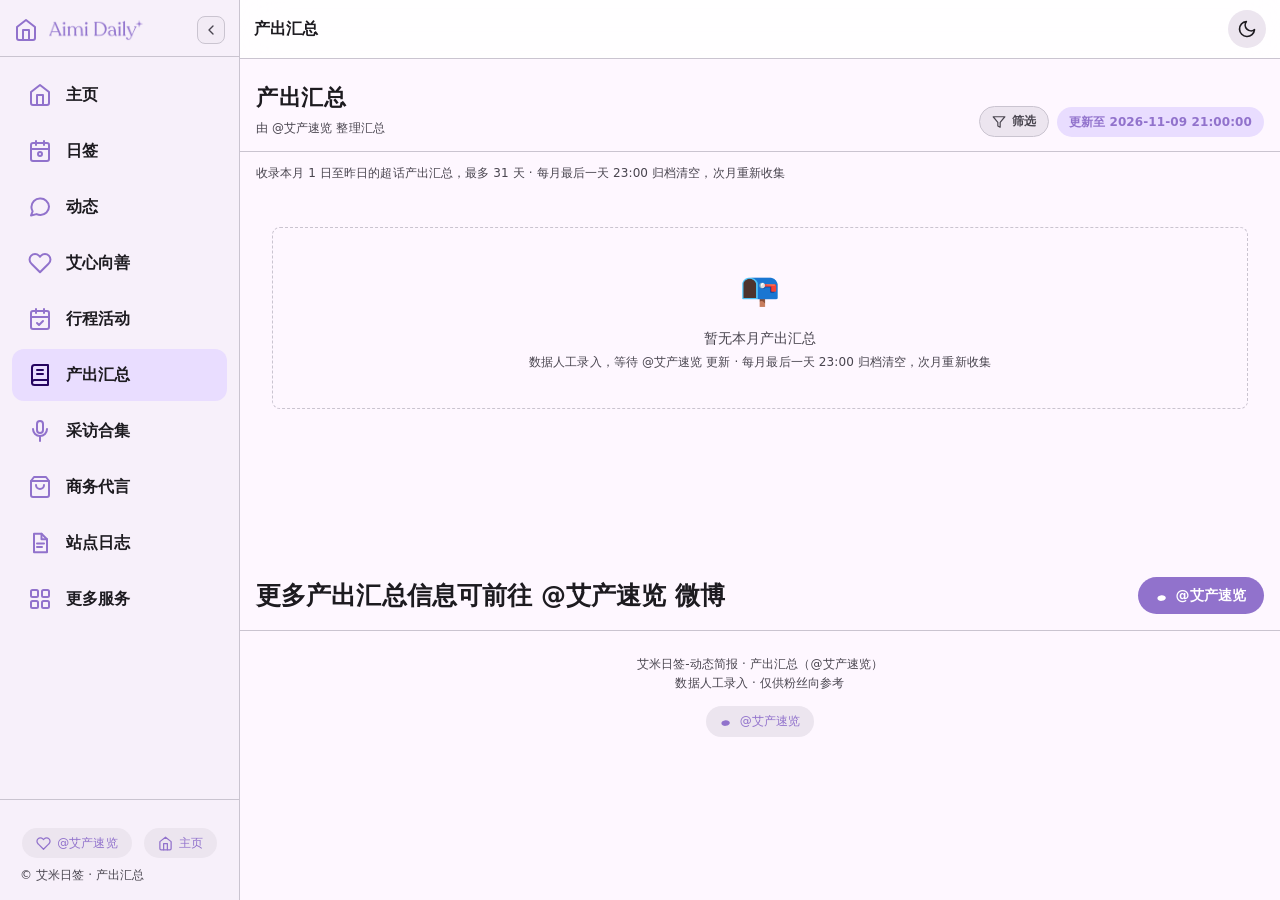
<file: chanchu.html>
<!DOCTYPE html>
<html lang="zh-CN">
<head>
<meta charset="UTF-8">
<meta name="viewport" content="width=device-width, initial-scale=1.0, viewport-fit=cover">
<meta name="apple-mobile-web-app-capable" content="yes">
<meta name="apple-mobile-web-app-status-bar-style" content="black-translucent">
<meta name="theme-color" content="#9172CC">
<link rel="icon" href="favicon.ico" sizes="any">
<link rel="icon" type="image/png" sizes="32x32" href="favicon.png">
<link rel="apple-touch-icon" sizes="180x180" href="apple-touch-icon.png">
<link rel="manifest" href="manifest.json">
<meta name="apple-mobile-web-app-title" content="艾米日签">
<meta name="application-name" content="艾米日签">
<title>产出汇总 · 艾米日签-动态简报</title>
<meta name="description" content="艾米日签 · 产出汇总 — 收录每日 #艾米超话# 产出（饭修/饭剪/饭制/剧修/笔述），由 @艾产速览 整理汇总，按月归档，可按日期与关键词筛选。">
<meta name="keywords" content="艾米,演员艾米,艾米日签,艾米动态简报,艾米超话,艾米粉丝站,艾米商务代言,艾米待播剧,艾米公益">
<meta name="author" content="艾米日签">
<meta name="robots" content="index, follow">
<link rel="canonical" href="https://kate1197.github.io/chanchu.html">

<!-- Open Graph / 社交分享卡片 -->
<meta property="og:type" content="website">
<meta property="og:site_name" content="艾米日签-动态简报">
<meta property="og:title" content="产出汇总 · 艾米日签-动态简报">
<meta property="og:description" content="艾米日签 · 产出汇总 — 收录每日 #艾米超话# 产出（饭修/饭剪/饭制/剧修/笔述），由 @艾产速览 整理汇总，按月归档，可按日期与关键词筛选。">
<meta property="og:url" content="https://kate1197.github.io/chanchu.html">
<meta property="og:image" content="https://kate1197.github.io/amy-banner.jpg">
<meta property="og:image:alt" content="艾米日签 banner">

<!-- Twitter Card -->
<meta name="twitter:card" content="summary_large_image">
<meta name="twitter:title" content="产出汇总 · 艾米日签-动态简报">
<meta name="twitter:description" content="艾米日签 · 产出汇总 — 收录每日 #艾米超话# 产出（饭修/饭剪/饭制/剧修/笔述），由 @艾产速览 整理汇总，按月归档，可按日期与关键词筛选。">
<meta name="twitter:image" content="https://kate1197.github.io/amy-banner.jpg">

<style>
  :root{
    /* Material 3 配色 - #9172CC 为核心 */
    --md-primary: #9172CC;
    --md-on-primary: #FFFFFF;
    --md-primary-container: #E9DDFF;
    --md-on-primary-container: #250460;
    --md-secondary: #5E5C71;
    --md-secondary-container: #E4E0F4;
    --md-on-secondary-container: #1B0A2E;
    --md-tertiary: #7B5260;
    --md-surface: #FEF7FF;
    --md-surface-dim: #DED7E0;
    --md-surface-bright: #FEF7FF;
    --md-surface-container-lowest: #FFFFFF;
    --md-surface-container-low: #F7F0FA;
    --md-surface-container: #F2EBF5;
    --md-surface-container-high: #ECE5EF;
    --md-surface-container-highest: #E6E0E9;
    --md-on-surface: #1D1B20;
    --md-on-surface-variant: #49454F;
    --md-outline: #79747E;
    --md-outline-variant: #CAC4D0;
    --md-success: #2E7D32;
    --md-success-container: #C8E6C9;
    --md-warning: #ED6C02;
    --md-warning-container: #FFE0B2;
    --md-error: #B3261E;
    --md-error-container: #F9DEDC;
    --md-elev-1: 0 1px 2px 0 rgba(0,0,0,0.12), 0 1px 3px 1px rgba(0,0,0,0.08);
    --md-elev-2: 0 1px 2px 0 rgba(0,0,0,0.16), 0 2px 6px 2px rgba(0,0,0,0.10);
    --md-elev-3: 0 4px 8px 3px rgba(0,0,0,0.10), 0 1px 3px 0 rgba(0,0,0,0.14);
    --md-radius-sm: 8px;
    --md-radius-md: 12px;
    --md-radius-lg: 16px;
  }
  [data-theme="dark"]{
    --md-surface: #141218;
    --md-surface-dim: #141218;
    --md-surface-bright: #141218;
    --md-surface-container-lowest: #0F0D13;
    --md-surface-container-low: #1D1B20;
    --md-surface-container: #211F26;
    --md-surface-container-high: #2B2930;
    --md-surface-container-highest: #36343B;
    --md-on-surface: #E6E0E9;
    --md-on-surface-variant: #CAC4D0;
    --md-outline: #938F99;
    --md-outline-variant: #49454F;
    --md-primary-container: #4A3A6B;
    --md-on-primary-container: #E9DDFF;
    --md-secondary-container: #4A4759;
    --md-on-secondary-container: #E4E0F4;
    --md-elev-1: 0 1px 2px 0 rgba(0,0,0,0.30), 0 1px 3px 1px rgba(0,0,0,0.20);
    --md-elev-2: 0 1px 2px 0 rgba(0,0,0,0.40), 0 2px 6px 2px rgba(0,0,0,0.25);
    --md-elev-3: 0 4px 8px 3px rgba(0,0,0,0.35), 0 1px 3px 0 rgba(0,0,0,0.30);
  }
  *{box-sizing:border-box;margin:0;padding:0;-webkit-tap-highlight-color:transparent}
  body{
    font-family: "MiSans", "HarmonyOS Sans SC", "PingFang SC", "Microsoft YaHei", Roboto, system-ui, sans-serif;
    background: var(--md-surface);
    color: var(--md-on-surface);
    min-height: 100vh;
    line-height: 1.5;
    font-size: 14px;
    letter-spacing: 0.1px;
  }
  .wrap{max-width: 720px; margin: 0 auto; padding: 0 0 60px;}

  /* 顶部导航条：返回 + 标题 + 主题切换 */
  .cc-topbar{
    position: sticky; top: 0; z-index: 20;
    display: flex; align-items: center; gap: 10px;
    padding: 10px 14px;
    padding-top: calc(10px + env(safe-area-inset-top, 0px));
    background: rgba(255,255,255,0.82);
    backdrop-filter: blur(20px) saturate(180%);
    -webkit-backdrop-filter: blur(20px) saturate(180%);
    border-bottom: 1px solid var(--md-outline-variant);
  }
  [data-theme="dark"] .cc-topbar{
    background: rgba(20,18,24,0.82);
  }
  .cc-back{
    width: 38px; height: 38px; border-radius: 50%; flex-shrink: 0;
    display: flex; align-items: center; justify-content: center;
    background: var(--md-surface-container-high); color: var(--md-on-surface);
    text-decoration: none; border: none; cursor: pointer;
  }
  .cc-back svg{ width: 20px; height: 20px; stroke: currentColor; }
  .cc-topbar-title{
    flex: 1; min-width: 0;
    font-size: 16px; font-weight: 700; color: var(--md-on-surface);
    white-space: nowrap; overflow: hidden; text-overflow: ellipsis;
  }
  .cc-theme{
    width: 38px; height: 38px; border-radius: 50%; flex-shrink: 0;
    border: none; cursor: pointer;
    background: var(--md-surface-container-high); color: var(--md-on-surface);
    display: flex; align-items: center; justify-content: center;
  }
  .cc-theme .theme-icon{width:20px; height:20px; stroke:currentColor;}
  .cc-theme .theme-icon-sun{display:none;}
  [data-theme="dark"] .cc-theme .theme-icon-moon{display:none;}
  [data-theme="dark"] .cc-theme .theme-icon-sun{display:block;}

  /* ========== 产出汇总 ========== */
  .cc-hero{
    display:flex; align-items:flex-end; justify-content:space-between; gap:12px;
    padding: 22px 16px 14px; flex-wrap: wrap;
    border-bottom: 1px solid var(--md-outline-variant);
  }
  .cc-hero-left{ min-width:0; }
  .cc-hero-title{ font-size:22px; font-weight:800; color:var(--md-on-surface); letter-spacing:.5px; }
  .cc-hero-sub{ font-size:12px; color:var(--md-on-surface-variant); margin-top:5px; }
  .cc-hero-time{
    font-size:12px; font-weight:600; color:var(--md-primary);
    background: var(--md-primary-container); padding:6px 12px; border-radius:999px;
    white-space:nowrap;
  }
  .cc-tip{
    margin: 12px 16px 4px; font-size:12px; color:var(--md-on-surface-variant); line-height:1.6;
  }
  .cc-list{ padding: 12px 16px 120px; display:flex; flex-direction:column; gap:18px; }
  .cc-item{
    background: var(--md-surface-container, #fff);
    border:1px solid var(--md-outline-variant);
    border-radius: var(--md-radius-sm);
    padding: 14px 16px; cursor:pointer;
    transition: transform .15s, box-shadow .15s, border-color .15s;
  }
  [data-theme="dark"] .cc-item{ background: var(--md-surface-container); }
  .cc-item:hover{ transform: translateY(-2px); box-shadow:0 6px 18px rgba(0,0,0,.08); border-color: var(--md-primary); }
  .cc-item-top{ display:flex; align-items:center; gap:10px; margin-bottom:8px; }
  .cc-item-date{
    font-size:12px; font-weight:700; color:var(--md-primary);
    background: var(--md-primary-container); padding:3px 10px; border-radius:999px;
  }
  .cc-item-count{
    font-size:11px; color:var(--md-on-surface-variant);
    border:1px solid var(--md-outline-variant); border-radius:999px; padding:2px 9px;
  }
  /* 日期分组：同日多份汇总并排展示 */
  .cc-group{ display:flex; flex-direction:column; gap:8px; }
  .cc-group-head{ display:flex; align-items:center; gap:8px; padding:0 2px; }
  .cc-group-date{ font-size:13px; font-weight:800; color:var(--md-on-surface); letter-spacing:.3px; }
  .cc-group-wd{ font-size:11px; color:var(--md-on-surface-variant); }
  .cc-group-badge{
    margin-left:auto; font-size:11px; font-weight:700;
    color:var(--md-primary); background:var(--md-primary-container);
    padding:2px 10px; border-radius:999px;
  }
  .cc-group-body{ display:grid; grid-template-columns:1fr; gap:10px; }
  @media (min-width: 760px){ .cc-group-body.multi{ grid-template-columns:1fr 1fr; } }
  .cc-item-title{ font-size:15px; font-weight:700; color:var(--md-on-surface); margin-bottom:6px; }
  .cc-item-desc{
    font-size:13px; color:var(--md-on-surface-variant); line-height:1.7;
    display:-webkit-box; -webkit-line-clamp:3; -webkit-box-orient:vertical; overflow:hidden;
  }
  .cc-empty{
    margin: 28px 16px; padding: 34px 20px; text-align:center;
    border:1px dashed var(--md-outline-variant); border-radius: var(--md-radius-sm);
    color: var(--md-on-surface-variant); font-size:14px; line-height:1.7;
  }
  .cc-empty .big{ font-size:32px; display:block; margin-bottom:10px; }

  /* 产出汇总 弹窗 */
  .cc-modal{ display:none; position:fixed; inset:0; z-index:9999; }
  .cc-modal.open{ display:flex; align-items:center; justify-content:center; animation:fadeIn .2s; }
  .cc-modal-backdrop{ position:absolute; inset:0; background:rgba(0,0,0,.6); backdrop-filter:blur(3px); }
  .cc-modal-content{
    position:relative; z-index:1; background:var(--md-surface);
    border-radius:20px; max-width:540px; width:92%; max-height:82vh;
    display:flex; flex-direction:column; overflow:hidden;
    animation:slideUp .25s;
  }
  .cc-modal-close{
    position:absolute; top:12px; right:12px; z-index:10;
    width:34px; height:34px; border-radius:50%; border:none; cursor:pointer;
    background:var(--md-surface-container-high); color:var(--md-on-surface);
    display:flex; align-items:center; justify-content:center;
  }
  .cc-modal-close:hover{ background:var(--md-outline-variant); }
  .cc-modal-close svg{ width:18px; height:18px; stroke:currentColor; }
  .cc-modal-body{ padding:26px 22px 18px; display:flex; flex-direction:column; gap:10px; overflow-y:auto; }
  .cc-modal-date{ font-size:13px; font-weight:700; color:var(--md-primary); letter-spacing:.5px; }
  .cc-modal-title{ font-size:19px; font-weight:700; color:var(--md-on-surface); line-height:1.45; }
  .cc-modal-text{ font-size:14px; line-height:1.85; color:var(--md-on-surface); white-space:pre-wrap; }
  .cc-modal-footer{ padding:12px 22px 22px; border-top:1px solid var(--md-outline-variant); }
  .cc-modal-link{
    display:inline-flex; align-items:center; gap:6px;
    padding:10px 18px; border-radius:20px; background:#E6162D; color:#fff;
    font-size:13px; font-weight:600; text-decoration:none; transition:opacity .2s;
  }
  .cc-modal-link:hover{ opacity:.85; }
  .cc-modal-link svg{ width:16px; height:16px; }
  @keyframes fadeIn{ from{opacity:0; transform:translateY(8px);} to{opacity:1; transform:none;} }
  @keyframes slideUp{from{opacity:0; transform:translateY(30px);} to{opacity:1; transform:translateY(0);}}

  /* 筛选：入口按钮（位于「更新至」左侧） */
  .cc-hero-right{ display:flex; align-items:center; gap:8px; flex-wrap:wrap; }
  .cc-filter-btn{
    display:inline-flex; align-items:center; gap:6px;
    font-size:12px; font-weight:600; font-family:inherit; cursor:pointer;
    color: var(--md-on-surface-variant);
    background: var(--md-surface-container-high);
    border:1px solid var(--md-outline-variant);
    padding:6px 12px; border-radius:999px; white-space:nowrap;
    transition: color .2s, border-color .2s, background .2s;
  }
  .cc-filter-btn svg{ width:14px; height:14px; stroke:currentColor; }
  .cc-filter-btn:hover{ border-color:var(--md-primary); color:var(--md-primary); }
  .cc-filter-btn.active{ background:var(--md-primary); color:var(--md-on-primary); border-color:var(--md-primary); }

  /* 筛选结果摘要条 */
  .cc-filter-summary{
    margin: 10px 16px 0; padding: 10px 14px;
    background: var(--md-primary-container); color: var(--md-on-primary-container);
    border-radius: var(--md-radius-sm); font-size:12px; line-height:1.6;
    display:flex; align-items:center; gap:8px; flex-wrap:wrap;
  }
  .cc-filter-summary[hidden]{ display:none; }
  .cc-filter-summary .clear{
    margin-left:auto; color:var(--md-primary); font-weight:700;
    cursor:pointer; text-decoration:underline; white-space:nowrap;
  }

  /* 筛选弹窗 */
  .cc-filter-modal{ display:none; position:fixed; inset:0; z-index:10000; }
  .cc-filter-modal.open{ display:flex; align-items:center; justify-content:center; animation:fadeIn .2s; }
  .cc-filter-backdrop{ position:absolute; inset:0; background:rgba(0,0,0,.6); backdrop-filter:blur(3px); }
  .cc-filter-content{
    position:relative; z-index:1; background:var(--md-surface);
    border-radius:20px; max-width:460px; width:92%; max-height:86vh;
    display:flex; flex-direction:column; overflow:hidden; animation:slideUp .25s;
  }
  .cc-filter-head{
    padding:18px 20px 12px; display:flex; align-items:center; justify-content:space-between;
    border-bottom:1px solid var(--md-outline-variant);
  }
  .cc-filter-head-title{ font-size:17px; font-weight:700; color:var(--md-on-surface); }
  .cc-filter-close{
    width:32px; height:32px; border-radius:50%; border:none; cursor:pointer;
    background:var(--md-surface-container-high); color:var(--md-on-surface);
    display:flex; align-items:center; justify-content:center;
  }
  .cc-filter-close svg{ width:18px; height:18px; stroke:currentColor; }
  .cc-filter-body{ padding:16px 20px; overflow-y:auto; display:flex; flex-direction:column; gap:16px; }
  .cc-field{ display:flex; flex-direction:column; gap:7px; }
  .cc-field-label{ font-size:12px; font-weight:700; color:var(--md-on-surface-variant); letter-spacing:.3px; }
  .cc-input{
    width:100%; box-sizing:border-box;
    padding:10px 12px; border-radius:10px;
    border:1px solid var(--md-outline-variant);
    background:var(--md-surface-container-low); color:var(--md-on-surface);
    font-size:14px; font-family:inherit;
  }
  .cc-input:focus{ outline:none; border-color:var(--md-primary); }
  .cc-range-row{ display:flex; align-items:center; gap:8px; }
  .cc-range-row .cc-input{ flex:1; min-width:0; }
  .cc-range-row .sep{ color:var(--md-on-surface-variant); font-size:13px; }
  .cc-quick{ display:flex; gap:6px; flex-wrap:wrap; }
  .cc-quick button{
    padding:6px 12px; border-radius:999px; cursor:pointer; font-size:12px; font-family:inherit;
    border:1px solid var(--md-outline-variant); background:transparent; color:var(--md-on-surface-variant);
  }
  .cc-quick button:hover{ border-color:var(--md-primary); color:var(--md-primary); }
  .cc-filter-count{ font-size:13px; color:var(--md-on-surface-variant); text-align:center; padding:2px 0; }
  .cc-filter-count strong{ color:var(--md-primary); font-weight:800; }
  .cc-filter-foot{ padding:12px 20px 20px; display:flex; gap:10px; border-top:1px solid var(--md-outline-variant); }
  .cc-btn{ flex:1; padding:12px; border-radius:12px; border:none; cursor:pointer; font-size:14px; font-weight:700; font-family:inherit; }
  .cc-btn.ghost{ background:var(--md-surface-container-high); color:var(--md-on-surface); }
  .cc-btn.primary{ background:var(--md-primary); color:var(--md-on-primary); }
  .cc-btn.primary:hover{ opacity:.9; }

  footer{
    text-align:center; color: var(--md-on-surface-variant); font-size:12px;
    padding: 24px 16px 16px; line-height:1.6;
    border-top: 1px solid var(--md-outline-variant);
    margin-top: 16px;
  }
  .footer-links{
    display:flex; justify-content:center; gap:16px; margin:12px 0 8px; flex-wrap:wrap;
  }
  .footer-links a{
    display:inline-flex; align-items:center; gap:6px;
    padding:6px 14px; border-radius:999px;
    background: var(--md-surface-container-high);
    color: var(--md-primary); text-decoration:none;
    font-size:12px; transition: all 0.2s;
  }
  .footer-links a:hover{ background: var(--md-primary); color:#fff; transform: translateY(-2px); }
  .footer-links svg{ width:14px; height:14px; }

  /* 横线上方的引导条：左文案 + 右按钮 */
  .cc-cta{
    display:flex; align-items:center; justify-content:space-between;
    gap:16px;
    padding: 20px 16px 0;
  }
  .cc-cta-text{
    flex: 1 1 auto; min-width: 0;
    font-weight: 700; font-size: 25px; line-height: 1.35;
    color: var(--md-on-surface);
  }
  .cc-cta-btn{
    flex-shrink: 0;
    display:inline-flex; align-items:center; gap:6px;
    padding: 8px 18px; border-radius:999px;
    background: var(--md-primary); color: var(--md-on-primary);
    text-decoration:none; font-size:14px; font-weight:600;
    transition: all 0.2s;
  }
  .cc-cta-btn:hover{ opacity:.9; transform: translateY(-2px); }
  .cc-cta-btn svg{ width:14px; height:14px; }

  @media (max-width:640px){
    .cc-modal-content{ max-width:95%; }
    .cc-modal-body{ padding:24px 18px 16px; }
    .cc-modal-footer{ padding:12px 18px 20px; }
    .cc-cta{ padding: 16px 16px 0; }
  }

  /* ===== 左侧侧边栏（大屏 ≥768px）+ 手机端汉堡菜单 ===== */
  .app-shell{ display: block; }
  .app-sidebar{ display: none; }
  .menu-item{ display:flex; align-items:center; gap:14px; padding:14px 16px; border-radius:12px; cursor:pointer; transition:background .2s; color:var(--md-on-surface); text-decoration:none; }
  .menu-item:hover{ background:var(--md-surface-container-high); }
  .menu-item.active{ background:var(--md-primary-container); }
  .menu-item.active .ico{ color:var(--md-on-primary-container); }
  .menu-item .ico{ width:24px; height:24px; color:var(--md-primary); flex-shrink:0; }
  .menu-item .ico svg{ width:24px; height:24px; stroke:currentColor; }
  .menu-item-text{ display:flex; flex-direction:column; flex:1; min-width:0; overflow:hidden; }
  .menu-item .txt{ font-size:16px; font-weight:600; white-space:nowrap; overflow:hidden; text-overflow:ellipsis; }
  .menu-item .sub{ display:none; font-size:12px; color:var(--md-on-surface-variant); margin-top:2px; }
  .menu-list{ padding:12px; display:flex; flex-direction:column; gap:4px; }
  .sidebar-header{ padding:16px 14px 12px; border-bottom:1px solid var(--md-outline-variant); display:flex; align-items:center; justify-content:space-between; gap:10px; color:var(--md-primary); }
  .sidebar-brand{ display:flex; align-items:center; gap:10px; min-width:0; }
  .sidebar-header svg{ width:24px; height:24px; flex-shrink:0; }
  .sidebar-header .brand-logo{ height:22px; width:auto; display:block; }
  [data-theme="dark"] .sidebar-header .brand-logo{ filter:brightness(1.2); }
  .sidebar-toggle{ width:28px; height:28px; flex-shrink:0; display:inline-flex; align-items:center; justify-content:center; border:1px solid var(--md-outline-variant); background:var(--md-surface-container); color:var(--md-on-surface-variant); border-radius:8px; cursor:pointer; transition:background .15s,color .15s,transform .25s; }
  .sidebar-toggle svg{ width:16px; height:16px; }
  .sidebar-toggle:hover{ background:var(--md-surface-container-high); color:var(--md-primary); }
  .sidebar-footer{ margin-top:auto; padding:16px 20px; border-top:1px solid var(--md-outline-variant); font-size:12px; color:var(--md-on-surface-variant); }
  .sidebar-footer .footer-links a{ display:inline-flex; align-items:center; gap:6px; color:var(--md-primary); text-decoration:none; }
  .sidebar-footer .footer-links svg{ width:15px; height:15px; stroke:currentColor; }

  /* 全屏菜单（手机端） */
  .menu-overlay{ position:fixed; inset:0; background:var(--md-surface); z-index:200; transform:translateY(-100%); transition:transform .4s cubic-bezier(0.4,0,0.2,1); display:flex; flex-direction:column; overflow-y:auto; }
  .menu-overlay.open{ transform:translateY(0); }
  .menu-close{ position:absolute; right:16px; top:16px; width:40px; height:40px; border-radius:50%; background:var(--md-surface-container-high); border:none; cursor:pointer; color:var(--md-on-surface); display:flex; align-items:center; justify-content:center; }
  .menu-close svg{ width:22px; height:22px; stroke:currentColor; }
  .menu-header{ padding:28px 24px 16px; font-size:20px; font-weight:700; color:var(--md-on-surface); border-bottom:1px solid var(--md-outline-variant); }

  @media (min-width: 768px){
    .app-shell{ display:flex; flex-direction:row; }
    .app-sidebar{ width:240px; flex-shrink:0; display:flex !important; flex-direction:column; background:var(--md-surface-container-low); border-right:1px solid var(--md-outline-variant); position:sticky; top:0; height:100vh; overflow-y:auto; z-index:50; }
    .app-sidebar.collapsed{ width:64px; overflow:visible; transition:width .25s cubic-bezier(.22,.61,.36,1); }
    .app-sidebar.collapsed .sidebar-header{ flex-direction:column; gap:10px; padding:16px 8px 12px; justify-content:flex-start; }
    .app-sidebar.collapsed .sidebar-brand{ display:none; }
    .app-sidebar.collapsed .sidebar-toggle{ display:inline-flex; }
    .app-sidebar.collapsed .sidebar-toggle svg{ transform:rotate(180deg); }
    .app-sidebar.collapsed .menu-list{ padding:12px 8px; }
    .app-sidebar.collapsed .menu-item{ padding:12px 0; justify-content:center; border-radius:12px; position:relative; }
    .app-sidebar.collapsed .menu-item-text{ display:none; }
    .app-sidebar.collapsed .menu-item .ico{ margin:0; }
    .app-sidebar.collapsed .sidebar-footer{ padding:12px 8px; }
    .app-sidebar.collapsed .sidebar-footer .footer-links{ flex-direction:column; align-items:center; justify-content:center; gap:8px; flex-wrap:nowrap; }
    .app-sidebar.collapsed .sidebar-footer .footer-links a{ padding:8px; justify-content:center; font-size:0; }
    .app-sidebar.collapsed .sidebar-footer .footer-links a svg{ width:18px; height:18px; margin:0; }
    .app-sidebar.collapsed .sidebar-footer > div:last-child{ display:none; }
    .app-sidebar.collapsed .menu-item:hover::after{ content:attr(data-tooltip); position:absolute; left:calc(100% + 10px); top:50%; transform:translateY(-50%); background:var(--md-surface-container-highest); color:var(--md-on-surface); padding:6px 10px; border-radius:8px; font-size:12px; white-space:nowrap; box-shadow:0 4px 12px rgba(0,0,0,.18); z-index:200; pointer-events:none; }
    .app-content{ flex:1; min-width:0; }
    .app-content .wrap{ max-width:none; margin:0; }
    .menu-overlay{ display:none !important; }
    .cc-menu-btn{ display:none !important; }
  }
</style>
<link rel="stylesheet" href="app-mobile.css">
</head>
<body>

<div class="app-shell">
  <!-- 左侧侧边栏（大屏显示） -->
  <aside class="app-sidebar" id="appSidebar">
    <div class="sidebar-header">
      <div class="sidebar-brand">
        <svg viewBox="0 0 24 24" fill="none" stroke="currentColor" stroke-width="2" stroke-linecap="round" stroke-linejoin="round"><path d="m3 9 9-7 9 7v11a2 2 0 0 1-2 2H5a2 2 0 0 1-2-2z"/><polyline points="9 22 9 12 15 12 15 22"/></svg>
        <img class="brand-logo" src="logo_aimi_daily.png" alt="Aimi Daily">
      </div>
      <button class="sidebar-toggle" id="sidebarToggle" title="折叠/展开侧边栏" aria-label="折叠/展开侧边栏">
        <svg viewBox="0 0 24 24" fill="none" stroke="currentColor" stroke-width="2" stroke-linecap="round" stroke-linejoin="round"><polyline points="15 18 9 12 15 6"/></svg>
      </button>
    </div>
    <div class="menu-list">
      <a class="menu-item" href="index.html" data-tooltip="主页">
        <div class="ico"><svg viewBox="0 0 24 24" fill="none" stroke="currentColor" stroke-width="2" stroke-linecap="round" stroke-linejoin="round"><path d="m3 9 9-7 9 7v11a2 2 0 0 1-2 2H5a2 2 0 0 1-2-2z"/><polyline points="9 22 9 12 15 12 15 22"/></svg></div>
        <div class="menu-item-text">
          <div class="txt">主页</div>
          <div class="sub">艾米日签 · 每日动态简报</div>
        </div>
      </a>
      <a class="menu-item" href="index.html#riqian" data-tooltip="日签">
        <div class="ico"><svg viewBox="0 0 24 24" fill="none" stroke="currentColor" stroke-width="2" stroke-linecap="round" stroke-linejoin="round"><rect x="3" y="4" width="18" height="18" rx="2" ry="2"/><line x1="16" y1="2" x2="16" y2="6"/><line x1="8" y1="2" x2="8" y2="6"/><line x1="3" y1="10" x2="21" y2="10"/><circle cx="12" cy="15" r="2"/></svg></div>
        <div class="menu-item-text">
          <div class="txt">日签</div>
          <div class="sub">艾米日签合集 · 15期</div>
        </div>
      </a>
      <a class="menu-item" href="dynamics.html" data-tooltip="动态">
        <div class="ico"><svg viewBox="0 0 24 24" fill="none" stroke="currentColor" stroke-width="2" stroke-linecap="round" stroke-linejoin="round"><path d="M21 11.5a8.4 8.4 0 0 1-8.6 8.4 9.2 9.2 0 0 1-3.8-.8L3 20.5l1.6-4.2a8.6 8.6 0 0 1-1.2-4.3A8.4 8.4 0 0 1 12 3.6a8.4 8.4 0 0 1 9 7.9Z"/></svg></div>
        <div class="menu-item-text">
          <div class="txt">动态</div>
          <div class="sub">微博 · 最近一周</div>
        </div>
      </a>
      <a class="menu-item" href="aixin.html" data-tooltip="艾心向善">
        <div class="ico"><svg viewBox="0 0 24 24" fill="none" stroke="currentColor" stroke-width="2" stroke-linecap="round" stroke-linejoin="round"><path d="M20.84 4.61a5.5 5.5 0 0 0-7.78 0L12 5.67l-1.06-1.06a5.5 5.5 0 0 0-7.78 7.78l1.06 1.06L12 21.23l7.78-7.78 1.06-1.06a5.5 5.5 0 0 0 0-7.78z"/></svg></div>
        <div class="menu-item-text">
          <div class="txt">艾心向善</div>
          <div class="sub">粉丝公益 · 动态追踪</div>
        </div>
      </a>
      <a class="menu-item" href="xingcheng.html" data-tooltip="行程活动">
        <div class="ico"><svg viewBox="0 0 24 24" fill="none" stroke="currentColor" stroke-width="2" stroke-linecap="round" stroke-linejoin="round"><rect x="3" y="4" width="18" height="18" rx="2" ry="2"/><line x1="16" y1="2" x2="16" y2="6"/><line x1="8" y1="2" x2="8" y2="6"/><line x1="3" y1="10" x2="21" y2="10"/><path d="m9 16 2 2 4-4"/></svg></div>
        <div class="menu-item-text">
          <div class="txt">行程活动</div>
          <div class="sub">公开行程 · 活动汇总</div>
        </div>
      </a>
      <a class="menu-item active" href="chanchu.html" data-tooltip="产出汇总">
        <div class="ico"><svg viewBox="0 0 24 24" fill="none" stroke="currentColor" stroke-width="2" stroke-linecap="round" stroke-linejoin="round"><path d="M4 19.5A2.5 2.5 0 0 1 6.5 17H20"/><path d="M6.5 2H20v20H6.5A2.5 2.5 0 0 1 4 19.5v-15A2.5 2.5 0 0 1 6.5 2z"/><line x1="9" y1="7" x2="15" y2="7"/><line x1="9" y1="11" x2="15" y2="11"/></svg></div>
        <div class="menu-item-text">
          <div class="txt">产出汇总</div>
          <div class="sub">由 @艾产速览 整理汇总</div>
        </div>
      </a>
      <a class="menu-item" href="interview.html" data-tooltip="采访合集">
        <div class="ico"><svg viewBox="0 0 24 24" fill="none" stroke="currentColor" stroke-width="2" stroke-linecap="round" stroke-linejoin="round"><rect x="9" y="2" width="6" height="12" rx="3"/><path d="M5 10a7 7 0 0 0 14 0"/><line x1="12" y1="17" x2="12" y2="22"/></svg></div>
        <div class="menu-item-text">
          <div class="txt">采访合集</div>
          <div class="sub">杂志 · 专访 · 直播 · 综艺</div>
        </div>
      </a>
      <a class="menu-item" href="brands.html" data-tooltip="商务代言">
        <div class="ico"><svg viewBox="0 0 24 24" fill="none" stroke="currentColor" stroke-width="2" stroke-linecap="round" stroke-linejoin="round"><path d="M6 2 3 6v14a2 2 0 0 0 2 2h14a2 2 0 0 0 2-2V6l-3-4z"/><line x1="3" y1="6" x2="21" y2="6"/><path d="M16 10a4 4 0 0 1-8 0"/></svg></div>
        <div class="menu-item-text">
          <div class="txt">商务代言</div>
          <div class="sub">进行中品牌合作</div>
        </div>
      </a>
          <a class="menu-item menu-item-link" href="blog.html" data-tooltip="站点日志">
        <div class="ico"><svg viewBox="0 0 24 24" fill="none" stroke="currentColor" stroke-width="2" stroke-linecap="round" stroke-linejoin="round"><path d="M6 2.8h7.5L19 8.3v12.9H6z"/><path d="M13.5 2.8v5.5H19M9 12.5h7M9 16h5"/></svg></div>
        <div class="menu-item-text">
          <div class="txt">站点日志</div>
          <div class="sub">更新记录与说明</div>
        </div>
      </a>
      <a class="menu-item menu-item-link" href="services.html" data-tooltip="更多服务">
        <div class="ico"><svg viewBox="0 0 24 24" fill="none" stroke="currentColor" stroke-width="2" stroke-linecap="round" stroke-linejoin="round"><rect x="3" y="3" width="7" height="7" rx="1.5"/><rect x="14" y="3" width="7" height="7" rx="1.5"/><rect x="3" y="14" width="7" height="7" rx="1.5"/><rect x="14" y="14" width="7" height="7" rx="1.5"/></svg></div>
        <div class="menu-item-text">
          <div class="txt">更多服务</div>
          <div class="sub">站内打开第三方网页</div>
        </div>
      </a>
</div>
    <div class="sidebar-footer">
      <div class="footer-links" style="display:flex; gap:12px; flex-wrap:wrap;">
        <a href="https://weibo.com/7975536178" target="_blank" rel="noopener" title="@艾产速览"><svg viewBox="0 0 24 24" fill="none" stroke="currentColor" stroke-width="2" stroke-linecap="round" stroke-linejoin="round"><path d="M20.84 4.61a5.5 5.5 0 0 0-7.78 0L12 5.67l-1.06-1.06a5.5 5.5 0 0 0-7.78 7.78l1.06 1.06L12 21.23l7.78-7.78 1.06-1.06a5.5 5.5 0 0 0 0-7.78z"/></svg><span> @艾产速览</span></a>
        <a href="index.html" rel="noopener" title="主页"><svg viewBox="0 0 24 24" fill="none" stroke="currentColor" stroke-width="2" stroke-linecap="round" stroke-linejoin="round"><path d="m3 9 9-7 9 7v11a2 2 0 0 1-2 2H5a2 2 0 0 1-2-2z"/><polyline points="9 22 9 12 15 12 15 22"/></svg><span> 主页</span></a>
      </div>
      <div style="margin-top:8px;">© 艾米日签 · 产出汇总</div>
    </div>
  </aside>

  <!-- 右侧内容区 -->
  <div class="app-content">
  <div class="cc-topbar">
    <button class="cc-back cc-menu-btn" id="menuBtn" title="菜单" aria-label="菜单">
      <svg viewBox="0 0 24 24" fill="none" stroke-width="2" stroke-linecap="round" stroke-linejoin="round"><line x1="3" y1="6" x2="21" y2="6"/><line x1="3" y1="12" x2="21" y2="12"/><line x1="3" y1="18" x2="21" y2="18"/></svg>
    </button>
    <div class="cc-topbar-title">产出汇总</div>
    <button class="cc-theme" id="ccTheme" title="切换深色/浅色" aria-label="切换深色/浅色">
      <svg class="theme-icon theme-icon-moon" viewBox="0 0 24 24" fill="none" stroke="currentColor" stroke-width="2" stroke-linecap="round" stroke-linejoin="round"><path d="M21 12.79A9 9 0 1 1 11.21 3 7 7 0 0 0 21 12.79z"/></svg>
      <svg class="theme-icon theme-icon-sun" viewBox="0 0 24 24" fill="none" stroke="currentColor" stroke-width="2" stroke-linecap="round" stroke-linejoin="round"><circle cx="12" cy="12" r="4"/><line x1="12" y1="2" x2="12" y2="4"/><line x1="12" y1="20" x2="12" y2="22"/><line x1="4.93" y1="4.93" x2="6.34" y2="6.34"/><line x1="17.66" y1="17.66" x2="19.07" y2="19.07"/><line x1="2" y1="12" x2="4" y2="12"/><line x1="20" y1="12" x2="22" y2="12"/><line x1="4.93" y1="19.07" x2="6.34" y2="17.66"/><line x1="17.66" y1="6.34" x2="19.07" y2="4.93"/></svg>
    </button>
  </div>

<div class="wrap">

  <div class="cc-hero">
    <div class="cc-hero-left">
      <div class="cc-hero-title">产出汇总</div>
      <div class="cc-hero-sub">由 @艾产速览 整理汇总</div>
    </div>
    <div class="cc-hero-right">
      <button class="cc-filter-btn" id="ccFilterBtn" title="筛选产出汇总" aria-label="筛选产出汇总">
        <svg viewBox="0 0 24 24" fill="none" stroke-width="2" stroke-linecap="round" stroke-linejoin="round"><polygon points="22 3 2 3 10 12.46 10 19 14 21 14 12.46 22 3"/></svg>
        <span>筛选</span>
      </button>
      <div class="cc-hero-time" id="ccUpdated">更新至 —</div>
    </div>
  </div>

  <div class="cc-tip">收录本月 1 日至昨日的超话产出汇总，最多 31 天 · 每月最后一天 23:00 归档清空，次月重新收集</div>

  <div class="cc-filter-summary" id="ccFilterSummary" hidden></div>

  <div class="cc-list" id="ccList"></div>

  <div class="cc-cta">
    <div class="cc-cta-text">更多产出汇总信息可前往 @艾产速览 微博</div>
    <a class="cc-cta-btn" href="https://weibo.com/7975536178" target="_blank" rel="noopener">
      <svg viewBox="0 0 24 24" fill="currentColor"><path d="M10.098 20.323c-3.977.391-7.414-1.406-7.672-4.02-.259-2.609 2.759-5.047 6.74-5.441 3.979-.394 7.413 1.404 7.671 4.018.259 2.6-2.759 5.049-6.737 5.443zm-1.473-1.981c-2.417.228-4.444-.781-4.58-2.235-.139-1.455 1.708-2.863 4.126-3.091 2.417-.229 4.445.781 4.581 2.234.138 1.455-1.708 2.864-4.126 3.092z"/></svg>
      @艾产速览
    </a>
  </div>

  <footer>
    艾米日签-动态简报 · 产出汇总（@艾产速览）<br>
    数据人工录入 · 仅供粉丝向参考
    <div class="footer-links">
      <a href="https://weibo.com/7975536178" target="_blank" rel="noopener">
        <svg viewBox="0 0 24 24" fill="currentColor"><path d="M10.098 20.323c-3.977.391-7.414-1.406-7.672-4.02-.259-2.609 2.759-5.047 6.74-5.441 3.979-.394 7.413 1.404 7.671 4.018.259 2.6-2.759 5.049-6.737 5.443zm-1.473-1.981c-2.417.228-4.444-.781-4.58-2.235-.139-1.455 1.708-2.863 4.126-3.091 2.417-.229 4.445.781 4.581 2.234.138 1.455-1.708 2.864-4.126 3.092z"/></svg>
        @艾产速览
      </a>
    </div>
  </footer>

</div>
  </div><!-- /app-content -->
</div><!-- /app-shell -->

<!-- 全屏菜单（手机端） -->
<div class="menu-overlay" id="menuOverlay">
  <button class="menu-close" id="menuClose">
    <svg viewBox="0 0 24 24" fill="none" stroke-width="2" stroke-linecap="round" stroke-linejoin="round"><line x1="18" y1="6" x2="6" y2="18"/><line x1="6" y1="6" x2="18" y2="18"/></svg>
  </button>
  <div class="menu-header">页面导航</div>
  <div class="menu-list">
    <a class="menu-item" href="index.html">
      <div class="ico"><svg viewBox="0 0 24 24" fill="none" stroke="currentColor" stroke-width="2" stroke-linecap="round" stroke-linejoin="round"><path d="m3 9 9-7 9 7v11a2 2 0 0 1-2 2H5a2 2 0 0 1-2-2z"/><polyline points="9 22 9 12 15 12 15 22"/></svg></div>
      <div class="menu-item-text">
        <div class="txt">主页</div>
        <div class="sub">艾米日签 · 每日动态简报</div>
      </div>
    </a>
    <a class="menu-item" href="index.html#riqian">
      <div class="ico"><svg viewBox="0 0 24 24" fill="none" stroke="currentColor" stroke-width="2" stroke-linecap="round" stroke-linejoin="round"><rect x="3" y="4" width="18" height="18" rx="2" ry="2"/><line x1="16" y1="2" x2="16" y2="6"/><line x1="8" y1="2" x2="8" y2="6"/><line x1="3" y1="10" x2="21" y2="10"/><circle cx="12" cy="15" r="2"/></svg></div>
      <div class="menu-item-text">
        <div class="txt">日签</div>
        <div class="sub">艾米日签合集 · 15期</div>
      </div>
    </a>
    <a class="menu-item" href="dynamics.html" data-tooltip="动态">
      <div class="ico"><svg viewBox="0 0 24 24" fill="none" stroke="currentColor" stroke-width="2" stroke-linecap="round" stroke-linejoin="round"><path d="M21 11.5a8.4 8.4 0 0 1-8.6 8.4 9.2 9.2 0 0 1-3.8-.8L3 20.5l1.6-4.2a8.6 8.6 0 0 1-1.2-4.3A8.4 8.4 0 0 1 12 3.6a8.4 8.4 0 0 1 9 7.9Z"/></svg></div>
      <div class="menu-item-text">
        <div class="txt">动态</div>
        <div class="sub">微博 · 最近一周</div>
      </div>
    </a>
    <a class="menu-item" href="aixin.html" data-tooltip="艾心向善">>
      <div class="ico"><svg viewBox="0 0 24 24" fill="none" stroke="currentColor" stroke-width="2" stroke-linecap="round" stroke-linejoin="round"><path d="M20.84 4.61a5.5 5.5 0 0 0-7.78 0L12 5.67l-1.06-1.06a5.5 5.5 0 0 0-7.78 7.78l1.06 1.06L12 21.23l7.78-7.78 1.06-1.06a5.5 5.5 0 0 0 0-7.78z"/></svg></div>
      <div class="menu-item-text">
        <div class="txt">艾心向善</div>
        <div class="sub">粉丝公益 · 动态追踪</div>
      </div>
    </a>
    <a class="menu-item" href="xingcheng.html">
      <div class="ico"><svg viewBox="0 0 24 24" fill="none" stroke="currentColor" stroke-width="2" stroke-linecap="round" stroke-linejoin="round"><rect x="3" y="4" width="18" height="18" rx="2" ry="2"/><line x1="16" y1="2" x2="16" y2="6"/><line x1="8" y1="2" x2="8" y2="6"/><line x1="3" y1="10" x2="21" y2="10"/><path d="m9 16 2 2 4-4"/></svg></div>
      <div class="menu-item-text">
        <div class="txt">行程活动</div>
        <div class="sub">公开行程 · 活动汇总</div>
      </div>
    </a>
    <a class="menu-item active" href="chanchu.html">
      <div class="ico"><svg viewBox="0 0 24 24" fill="none" stroke="currentColor" stroke-width="2" stroke-linecap="round" stroke-linejoin="round"><path d="M4 19.5A2.5 2.5 0 0 1 6.5 17H20"/><path d="M6.5 2H20v20H6.5A2.5 2.5 0 0 1 4 19.5v-15A2.5 2.5 0 0 1 6.5 2z"/><line x1="9" y1="7" x2="15" y2="7"/><line x1="9" y1="11" x2="15" y2="11"/></svg></div>
      <div class="menu-item-text">
        <div class="txt">产出汇总</div>
        <div class="sub">由 @艾产速览 整理汇总</div>
      </div>
    </a>
    <a class="menu-item" href="interview.html">
      <div class="ico"><svg viewBox="0 0 24 24" fill="none" stroke="currentColor" stroke-width="2" stroke-linecap="round" stroke-linejoin="round"><rect x="9" y="2" width="6" height="12" rx="3"/><path d="M5 10a7 7 0 0 0 14 0"/><line x1="12" y1="17" x2="12" y2="22"/></svg></div>
      <div class="menu-item-text">
        <div class="txt">采访合集</div>
        <div class="sub">杂志 · 专访 · 直播 · 综艺</div>
      </div>
    </a>
    <a class="menu-item" href="brands.html">
      <div class="ico"><svg viewBox="0 0 24 24" fill="none" stroke="currentColor" stroke-width="2" stroke-linecap="round" stroke-linejoin="round"><path d="M6 2 3 6v14a2 2 0 0 0 2 2h14a2 2 0 0 0 2-2V6l-3-4z"/><line x1="3" y1="6" x2="21" y2="6"/><path d="M16 10a4 4 0 0 1-8 0"/></svg></div>
      <div class="menu-item-text">
        <div class="txt">商务代言</div>
        <div class="sub">进行中品牌合作</div>
      </div>
    </a>
      <a class="menu-item menu-item-link" href="blog.html" data-tooltip="站点日志">
      <div class="ico"><svg viewBox="0 0 24 24" fill="none" stroke="currentColor" stroke-width="2" stroke-linecap="round" stroke-linejoin="round"><path d="M6 2.8h7.5L19 8.3v12.9H6z"/><path d="M13.5 2.8v5.5H19M9 12.5h7M9 16h5"/></svg></div>
      <div class="menu-item-text">
        <div class="txt">站点日志</div>
        <div class="sub">更新记录与说明</div>
      </div>
    </a>
    <a class="menu-item menu-item-link" href="services.html" data-tooltip="更多服务">
      <div class="ico"><svg viewBox="0 0 24 24" fill="none" stroke="currentColor" stroke-width="2" stroke-linecap="round" stroke-linejoin="round"><rect x="3" y="3" width="7" height="7" rx="1.5"/><rect x="14" y="3" width="7" height="7" rx="1.5"/><rect x="3" y="14" width="7" height="7" rx="1.5"/><rect x="14" y="14" width="7" height="7" rx="1.5"/></svg></div>
      <div class="menu-item-text">
        <div class="txt">更多服务</div>
        <div class="sub">站内打开第三方网页</div>
      </div>
    </a>
</div>
</div>

<!-- 产出汇总弹窗 -->
<div class="cc-modal" id="ccModal" aria-hidden="true">
  <div class="cc-modal-backdrop"></div>
  <div class="cc-modal-content">
    <button class="cc-modal-close" id="ccModalClose" aria-label="关闭">
      <svg viewBox="0 0 24 24" fill="none" stroke="currentColor" stroke-width="2" stroke-linecap="round" stroke-linejoin="round"><line x1="18" y1="6" x2="6" y2="18"/><line x1="6" y1="6" x2="18" y2="18"/></svg>
    </button>
    <div class="cc-modal-body">
      <div class="cc-modal-date" id="ccModalDate"></div>
      <div class="cc-modal-title" id="ccModalTitle"></div>
      <div class="cc-modal-text" id="ccModalText"></div>
    </div>
    <div class="cc-modal-footer">
      <a id="ccModalLink" href="#" target="_blank" rel="noopener" class="cc-modal-link">
        <svg viewBox="0 0 24 24" fill="currentColor"><path d="M10.098 20.323c-3.977.391-7.414-1.406-7.672-4.02-.259-2.609 2.759-5.047 6.74-5.441 3.979-.394 7.413 1.404 7.671 4.018.259 2.6-2.759 5.049-6.737 5.443zm-1.473-1.981c-2.417.228-4.444-.781-4.58-2.235-.139-1.455 1.708-2.863 4.126-3.091 2.417-.229 4.445.781 4.581 2.234.138 1.455-1.708 2.864-4.126 3.092z"/></svg>
        查看原贴
      </a>
    </div>
  </div>
</div>

<!-- 产出汇总筛选弹窗 -->
<div class="cc-filter-modal" id="ccFilterModal" aria-hidden="true">
  <div class="cc-filter-backdrop"></div>
  <div class="cc-filter-content">
    <div class="cc-filter-head">
      <div class="cc-filter-head-title">筛选产出汇总</div>
      <button class="cc-filter-close" id="ccFilterClose" aria-label="关闭">
        <svg viewBox="0 0 24 24" fill="none" stroke="currentColor" stroke-width="2" stroke-linecap="round" stroke-linejoin="round"><line x1="18" y1="6" x2="6" y2="18"/><line x1="6" y1="6" x2="18" y2="18"/></svg>
      </button>
    </div>
    <div class="cc-filter-body">
      <div class="cc-field">
        <div class="cc-field-label">关键词</div>
        <input class="cc-input" id="ccKw" type="search" placeholder="搜索标题或正文关键词，如：饭修、饭拍、老师名…">
      </div>
      <div class="cc-field">
        <div class="cc-field-label">日期（定位某一天只填一个；看“几号到几号”把起止都填上）</div>
        <div class="cc-range-row">
          <input class="cc-input" id="ccFrom" type="date">
          <span class="sep">~</span>
          <input class="cc-input" id="ccTo" type="date">
        </div>
      </div>
      <div class="cc-quick">
        <button type="button" data-range="all">全部时间</button>
        <button type="button" data-range="month">本月</button>
        <button type="button" data-range="7">近7天</button>
        <button type="button" data-range="3">近3天</button>
      </div>
      <div class="cc-filter-count" id="ccFilterCount">共 <strong>0</strong> 份汇总</div>
    </div>
    <div class="cc-filter-foot">
      <button class="cc-btn ghost" id="ccFilterReset">重置</button>
      <button class="cc-btn primary" id="ccFilterApply">应用筛选</button>
    </div>
  </div>
</div>

<script>
  // 深色模式（与主站共享 ami-theme，保持一致）
  (function(){
    const btn = document.getElementById('ccTheme');
    const html = document.documentElement;
    const saved = localStorage.getItem('ami-theme');
    if(saved === 'dark' || (!saved && window.matchMedia('(prefers-color-scheme: dark)').matches)){
      html.setAttribute('data-theme','dark');
    }
    btn.addEventListener('click', function(){
      const isDark = html.getAttribute('data-theme') === 'dark';
      if(isDark){
        html.removeAttribute('data-theme');
        localStorage.setItem('ami-theme','light');
      }else{
        html.setAttribute('data-theme','dark');
        localStorage.setItem('ami-theme','dark');
      }
    });
  })();

  // 侧边栏折叠（电脑/平板端，与主站共享状态）
  (function(){
    const sidebar = document.getElementById('appSidebar');
    const toggle = document.getElementById('sidebarToggle');
    if(!sidebar || !toggle) return;
    const collapsed = localStorage.getItem('ami-sidebar-collapsed') === '1';
    sidebar.classList.toggle('collapsed', collapsed);
    toggle.addEventListener('click', function(){
      const willCollapse = !sidebar.classList.contains('collapsed');
      sidebar.classList.toggle('collapsed', willCollapse);
      localStorage.setItem('ami-sidebar-collapsed', willCollapse ? '1' : '0');
    });
  })();

  // 手机端全屏菜单开关
  (function(){
    const overlay = document.getElementById('menuOverlay');
    const menuBtn = document.getElementById('menuBtn');
    const menuClose = document.getElementById('menuClose');
    function openMenu(){ overlay.classList.add('open'); document.body.style.overflow='hidden'; }
    function closeMenu(){ overlay.classList.remove('open'); document.body.style.overflow=''; }
    if(menuBtn) menuBtn.addEventListener('click', openMenu);
    if(menuClose) menuClose.addEventListener('click', closeMenu);
  })();

  // ========== 产出汇总（@艾产速览） ==========
  // 数据由人工录入（微博风控，不自动抓取）。
  // 条目格式：{ date:'YYYY-MM-DD', title:'当日标题', text:'正文/要点', link:'原贴链接', count:'当日新增 N 条(可选)' }
  // 维护方式：把新条目 push 进 entries，并同步更新 updatedAt 即可。
  const chanchuData = {
    updatedAt: "2026-11-09 21:00:00",
    entries: [
      { date: "2026-11-08", title: "【261108】产出汇总", text: "#艾米阿禅# ｜#艾米百妖谱# 【261108】产出汇总 【饭修】 @1千芷鹤 @偷藏小米糕 @7RLEO_AIMI 感谢各位产出老师的分享！", link: "https://weibo.com/7975536178", count: "饭修归档 · 261108" },
      { date: "2026-11-07", title: "【261107】产出汇总", text: "#艾米阿禅# ｜#艾米百妖谱# 【261107】产出汇总 【饭修】 @w暮灵 @岁槐am @云怎抚风_艾你版am @独祎分 @凉栀 感谢各位产出老师的分享！", link: "https://weibo.com/7975536178", count: "饭修归档 · 261107" },
      { date: "2026-11-05", title: "【261105】产出汇总", text: "#艾米阿禅# ｜#艾米百妖谱# 【261105】产出汇总 【饭修】 @吹山浅屿 @7RLEO_AIMI @kk四叶草在这里_ @秋川无迹 感谢各位产出老师的分享！", link: "https://weibo.com/7975536178", count: "饭修归档 · 261105" },
      { date: "2026-11-03", title: "【261103】产出汇总", text: "#艾米阿禅# ｜#艾米百妖谱# 【261103】产出汇总 【饭修】 @kk四叶草在这里_ @艾吃龙虾-Eliauk @7RLEO_AIMI @星落如雨_stardust 感谢各位产出老师的分享！", link: "https://weibo.com/7975536178", count: "饭修归档 · 261103" },
      { date: "2026-11-02", title: "【261102】产出汇总", text: "#艾米阿禅# ｜#艾米百妖谱# 【261102】产出汇总 【饭修】 @1千芷鹤 @Rosie_haha @不叫喂叫楚雨荨yyy @冬至素只小猫米 @大脸妹艾吃米酥 @7RLEO_AIMI 感谢各位产出老师的分享！", link: "https://weibo.com/7975536178", count: "6 位老师 · 饭修" },
      { date: "2026-11-01", title: "【261101】产出汇总", text: "#艾米阿禅# ｜#艾米百妖谱# 【261101】产出汇总 【饭修】 @1千芷鹤 @Rosie_haha @不叫喂叫楚雨荨yyy @冬至素只小猫米 @大脸妹艾吃米酥 @7RLEO_AIMI 感谢各位产出老师的分享！", link: "https://weibo.com/7975536178/5360744136967820", count: "6 位老师 · 饭修" },
      { date: "2026-10-31", title: "【261031】产出汇总", text: "#艾米阿禅# ｜#艾米百妖谱# 10.31产出汇总 【饭修】 @1千芷鹤 @喜欢你虎牙带笑 @她恃美貌行凶 @Hawthorn_山楂日記 @wo艾吃小米 @uu在想你_ @羽银-殊月 @羽银-殊月 @羽银-殊月 @呆艾米 感谢各位产出老师的分享！", link: "https://weibo.com/7975536178/5360235704487544", count: "10 位老师 · 饭修" },
      { date: "2026-10-30", title: "【261030】产出汇总", text: "#艾米阿禅# ｜#艾米百妖谱# 【261030】产出汇总 【饭修】 @桃雾恩恩 @咬口叶子ovo @kk四叶草在这里_ @桜井兮- @uu在想你_ @玡迩叻_ami @7RLEO_AIMI @7RLEO_AIMI @呆艾米 感谢各位产出老师的分享！", link: "https://weibo.com/7975536178/5359860698841351", count: "9 位老师 · 饭修" },
      { date: "2026-10-29", title: "【261029】产出汇总", text: "#艾米阿禅# |#艾米百妖谱# 【261029】产出汇总 【饭修】 @玡迩叻_ami @kk四叶草在这里_ @一口一个肉饼 @逢雪地菱纱 @妈妈咪艾 @老鼠艾大米_AIMI 感谢各位产出老师的分享！", link: "https://weibo.com/7975536178/5359478044100805", count: "7 位老师 · 饭修" },
      { date: "2026-10-28", title: "【261028】产出汇总", text: "#艾米阿禅# ｜#艾米百妖谱# 【261028】产出汇总 【饭修】 @雾汀暮笙 @kk四叶草在这里_ @羽银-殊月 @羽银-殊月 @羽银-殊月 @艾米鱼鱼-白妍苏苏 感谢各位产出老师的分享！", link: "https://weibo.com/7975536178/5359141392486472", count: "6 位老师 · 饭修" },
      { date: "2026-10-27", title: "【261027】产出汇总", text: "#艾米阿禅# ｜#艾米百妖谱# 【261027】产出汇总 【饭修】 @米兔茸茸 @雾汀暮笙 @岁槐am @Hi文淇 @Hi文淇 @呆艾米 @归鹤揽仪屿_ 感谢各位产出老师的分享！", link: "https://weibo.com/7975536178/5358770884707145", count: "7 位老师 · 饭修" },
      { date: "2026-10-26", title: "【261026】产出汇总", text: "#艾米阿禅# 丨#艾米百妖谱# 【261026】产出汇总 【饭修】 @星落如雨_stardust @Hawthorn_山楂日記 @呆艾米 @别扯我萌耳_ @kk四叶草在这里_ @桃雾恩恩 感谢各位产出老师的分享！", link: "https://weibo.com/7975536178", count: "6 位老师 · 饭修" },
      { date: "2026-10-25", title: "【261025】产出汇总", text: "#艾米阿禅# |#艾米百妖谱# 【261025】产出汇总 【饭修】 @馒头头头头梨 @露夏啦啦啦 @艾梦米的雀 @陌艾酪栀ino_ozZ @小茶上 @拌勺樱桃小鱼- 感谢各位产出老师的分享！", link: "https://weibo.com/7975536178/5358032029489054", count: "6 位老师 · 饭修" },
      { date: "2026-10-24", title: "【261024】产出汇总", text: "#艾米阿禅# 丨#艾米百妖谱# 【261024】产出汇总 【饭修】 @kk四叶草在这里_ @桃雾恩恩 @艾呦薇薇薇 @木宁知夏 @小桃冻_ @波纹昕 感谢各位产出老师的分享！", link: "https://weibo.com/7975536178/5357680320319200", count: "8 位老师 · 饭修" },
      { date: "2026-10-23", title: "【261023】产出汇总", text: "#艾米阿禅# 丨#艾米百妖谱# 【261023】产出汇总 【饭修】 @祈温苓 @kk四叶草在这里_ @艾不艾吃炸鸡_ @偷吻Amelie @偷藏小米糕 @玡迩叻_ami 感谢各位产出老师的分享！", link: "https://weibo.com/7975536178/5357324912558162", count: "8 位老师 · 饭修" },
      { date: "2026-10-22", title: "【261022】产出汇总", text: "#艾米阿禅# 丨#艾米百妖谱# 【261022】产出汇总 【饭修】 @艾不艾吃炸鸡_ @桃雾恩恩 @kk四叶草在这里_ @闲了就想吃一口的米线 @羽银-殊月 @羽银-殊月 @Nek喵喵 @Nek喵喵 @禾岁昭 @闲了就想吃一口的米线 @7RLEO_AIMI @一直姩着你_ivy @7RLEO_AIMI @TuToothT-T @咬一口紫米酥 @掰米兔牙 @荔知岁_ @7RLEO_AIMI @森林里的书屋 @棠聆序雪诗 【饭剪】 @thea-o @妈妈咪艾 @栖予米 @择情君 @玡迩叻_ami 【饭制】 @不会取名字救救我 @雨天捡只米 @怀念TmT 感谢各位产出老师的分享！", link: "https://weibo.com/7975536178/5356944514617557", count: "28 位老师 · 饭修/饭剪/饭制" },
      { date: "2026-10-20", title: "【261020】产出汇总（补）", text: "#艾米阿禅# 丨#艾米百妖谱# 【261020】产出汇总（补） 【饭修】 @KK四叶草在这里_ @羽银-殊月 @羽银-殊月 @Hi文淇 @Hi文淇 @呆艾米 感谢各位产出老师的分享！", link: "https://weibo.com/7975536178/5356783234973992", count: "6 位老师 · 饭修" },
      { date: "2026-10-19", title: "【261019】产出汇总", text: "#京东健康医用金选大使艾米# 【261019】产出汇总 【饭修】 @双倍盐 @偷吻Amelie @元气满满的绵绵酱-中亲签版 @雨天捡只米 @花楹辞- @kk四叶草在这里_ 感谢各位产出老师的分享！", link: "https://weibo.com/7975536178/5355852677779993", count: "6 位老师 · 饭修" },
      { date: "2026-10-19", title: "【261018】产出汇总（补）", text: "#京东健康医用金选大使艾米# 【261018】产出汇总（补） 【饭修】 @7RLEO_AIMI @馒头头头头梨 @7RLEO_AIMI @小华艾米粒 @_-Sissi-_ @馒头头头头梨 感谢各位产出老师的分享！", link: "https://weibo.com/7975536178/5355702323251063", count: "6 位老师 · 饭修" },
      { date: "2026-10-17", title: "【261017】产出汇总", text: "#艾米阿禅# |#京东健康医用金选大使艾米# 【261017】产出汇总 【饭修】 @桃雾恩恩 @妍月兮_my @呆艾米 @一直姩着你_ivy @呆艾米 @艾喝稀饭 @雨天捡只米 @偷藏小米糕 @柚璐子 @艾小米Am @鲨鱼夹爱吃意面 @煎雪_Snow @不赴尘 @雾汀暮笙 @馒头头头头梨 @隔云间- @kk四叶草在这里_ @乱世梨涡吻 @ID桑婧婧 @一口一个肉饼 @她恃美貌行凶_ @咬一口紫米酥 @小鱼芽米yummy @7RLEO_AIMI @一枕清梨 @7RLEO_AIMI @艾吃西瓜的夏天 @祎梦悠长_ @小桃冻_ @茴香1007 @呆艾米 @小狗爱披萨_ @菠萝碎碎念-期待与妍见面版 @核桃肉Aamra @铭O-o @不赴尘 @Aaite知南乔 @小华艾米粒 @咬一口紫米酥 @渡云十三_ @艾妤紫 @择情君 @泠浔舟 @馒头头头头梨 @偷藏小米糕 @牛奶极光片羽 @叫我祈祈酱_ @你萌得像只兔 @咬祎口橘子唯祎 @Nek喵喵 @听风青芜 @7RLEO_AIMI @米拌饭am @热甜予米-Sunny2027届中考版 @巴根香菜 @打烊ve @双倍盐 @-日记大王- @初逢正盛夏 @7RLEO_AIMI @艾屿沫my @Nek喵喵 @米拌饭am @布蕾悠喵卷 @云间拾色 @Solsticee-07 @-日记大王- @一口一个肉饼 @晚风遇Aimee @归鹤揽仪屿_ @馒头头头头梨 【饭剪】 @妈妈咪艾 @7RLEO_AIMI @7RLEO_AIMI @呆艾米 @妈妈咪艾 【饭制】 @两个人慢慢说 @栖树遇艾 @ZXY_粽子 @奋斗咕咕鸭hhhh_ @aimi米少女 【笔述】 @7RLEO_AIMI 感谢各位产出老师的分享！", link: "https://weibo.com/7975536178/5355132179187883", count: "63 位老师 · 饭修/饭剪/饭制/笔述" },
      { date: "2026-10-15", title: "【261015】产出汇总", text: "#京东健康医用金选大使艾米# 【261015】产出汇总 【饭修】 @蘇颂麋 @Hi文淇 @巴根香菜 @熬夜酌米酒_07 @雨天捡只米 @晚风寄苏 @7RLEO_AIMI @Nek喵喵 @Nek喵喵 @熬夜酌米酒_07 @7RLEO_AIMI @性意词 @掰米兔牙 @艾小米Am @咬一口紫米酥 @呆艾米 @闲了就想吃一口的米线 【饭剪】 @妈妈咪艾 @额别跟我说话 @择情君 @thea-o @7RLEO_AIMI @熬夜酌米酒_07 @偷藏小米糕 @玡迩叻_ami 【饭制】 @一番钕 @栖予米 【笔述】 @7RLEO_AIMI @7RLEO_AIMI 感谢各位产出老师的分享！", link: "https://weibo.com/7975536178/5354404259038826", count: "29 位老师 · 饭修/饭剪/饭制/笔述" },
      { date: "2026-10-14", title: "【261014】产出汇总", text: "#京东健康医用金选大使艾米# 【261014】产出汇总 【饭修】 @柒屿纾寻 @Hi文淇 @TuToothT-T @雨天捡只米 @Nek喵喵 @Nek喵喵 @星落如雨_stardust @Dore米_1 @小喜牌铃铛_ @7RLEO_AIMI @小喜牌铃铛_ @小喜牌铃铛_ @栖予米 @7RLEO_AIMI @一直姩着你_ivy @kk四叶草在这里_ @咬一口紫米酥 @柒屿纾寻 @一莓兔耳 【剧修】 @-冰糖炖雪梨-努力进阶版 @一枕秋吟 @椿岸风晚 【饭制】 @双倍盐 【饭剪】 @艾妤紫 @7RLEO_AIMI @7RLEO_AIMI 感谢各位产出老师的分享！", link: "https://weibo.com/7975536178/5354060208413295", count: "19 位老师 · 饭修/剧修/饭制/饭剪" },
      { date: "2026-10-13", title: "【261013】产出汇总【饭修】", text: "#京东健康医用金选大使艾米# 【261013】产出汇总 【饭修】 @她恃美貌行凶 @桃雾恩恩 @雾汀暮笙 @椿岸风晚 @Hi文淇 @Hi文淇 @别碰我的qi刘海 @鱼尾百合 @伊碗白周_my @沈韵-Aimee @熬夜酌米酒_07 @7RLEO_AIMI @归鹤揽仪屿 @伊风衔艾 @_Gujing_Yuuna @妈妈咪艾 @咬一口紫米酥 @-渡荒汀 @秋川无迹 @kk四叶草在这里_ @星如艾心 @桃雾恩恩 【饭制】 @艾吃龙虾-Eliauk @一莓兔耳 @艾老虎哟-拼豆版 @Cherish米米的祈愿笺 【饭剪】 @柒屿纾寻 @不对我撒撒娇吗 @梨筱悦 @妈妈咪艾 @在彩虹桥拍写真的小金鱼 @偷藏小米糕 @_-Sissi-_ 【饭拍】 @Fanbao_烦烦 感谢各位产出老师的分享！", link: "https://weibo.com/7975536178/5353678690327796", count: "31 位老师 · 饭修/饭制/饭剪/饭拍" },
      { date: "2026-10-02", title: "【261002】产出汇总（1/2）", text: "#艾米阿禅# 丨#艾米百妖谱# 【261002】产出汇总（1/2） 【饭修】 @米兔茸茸 @越光漂流瓶 @桉桉米_Mi @AIMI_困困包 @AIMI_困困包 @叫我祈祈酱_ @叫我祈祈酱_ @7RLEO_AIMI @在彩虹桥拍写真的小金鱼 @凉栀丨Amity @羽落赴洁 @晚风遇Aimee @羽落赴洁 @艾柒紫薯包 @艾你哟_haha @TTuicelloats_ @柒寻艾屿 @星落如雨_stardust @月亮不会开琑 @AIMI_困困包 @柚璐子 @才不是邪恶兔子_ @啾口萌兔oil_ @懵妍是萌妍Molirainy @雨叶·艾心 @Deviens-乌冬面- @拌勺樱桃小鱼- @y_米AIMI @吹山浅屿 @米妈警告 @雾米殇 @雨天捡只米 @柚璐子 @s_5z @椰椰欲睡zzz @吃掉小铭包- @青艾摇铃 @一颗紫生菜_ @不赴尘 @默痕_无声留白 @祈尔聆胜此春 @祈尔聆胜此春 @祈尔聆胜此春 @祈尔聆胜此春 @Puppy_iceTea @小华艾米粒 @无忧咒 @咬一颗栗子 @壹口生椰汁 @艾草葡萄 @Nek喵喵 @菠萝萝鹿茸_my @雾约逝水_only @栖笺汀枳娃_7m @萌兔主义系_ @柚璐子 @-请你闭麦- @雪竹米椰 @oneunss13_ @纯白誓盐 @遇晴安 @月夜雀影_mi @她恃美貌行凶_ @栖笺汀枳娃_7m @聆愿_ @阿丁来也BHS鹿畔遇明光 @煎雪_Snow @你萌得像只兔 @雾米殇 @森林里的书屋 @Success-祎在必得_被翻牌版 @沈韵-Aimee @7RLEO_AIMI @小桃冻_ @菱纱不是糊涂蛋 @Undec1m @葡萄常开心 @小鱼芽米yummy @桃雾恩恩 @用户小黄J @星落如雨_stardust @八两肉饼 @陌艾酪栀ino_ozZ @馒头头头头梨 @馒头头头头梨 @馒头头头头梨 @馒头头头头梨 @馒头头头头梨 @馒头头头头梨 @洛妍sy 感谢各位产出老师的分享！", link: "https://weibo.com/7975536178/5349703237505317", count: "72 位老师 · 饭修" },
      { date: "2026-10-02", title: "【261002】产出汇总（2/2）", text: "#艾米阿禅# 丨#艾米百妖谱# 【261002】产出汇总（2/2） 【剧修】 @你萌得像只兔 @银迹夏厨- @Bamy_茉莉礼白 @春云栖芽 @半夏雨散 @熬夜酌米酒_07 【饭制】 @软兔牙印 @漂白液_ @小米姐姐桑 @艾你哟_haha @兔星使者 @盐妍酱 @吹山浅屿 @咬一口紫米酥 【饭剪】 @雾米殇 @_-Sissi-_ @梨筱悦 @米兔萌语_Aimi @七包番茄酱_ @妈妈咪艾 @iitsyoo 【饭拍】 @择情君 感谢各位产出老师的分享！", link: "https://weibo.com/7975536178/5349703568073557", count: "22 位老师 · 剧修/饭制/饭剪/饭拍" },
      { date: "2026-10-03", title: "【261003】产出汇总（1/2）", text: "#艾米阿禅# 丨#艾米百妖谱# 【261003】产出汇总（1/2） 【饭修】 @米兔茸茸 @小雨米li_ @你妈都害怕的存在 @晚w淮栀zz @远山垂青 @Fanbao_烦烦 @kk四叶草在这里_ @柒寻艾屿 @叫我祈祈酱_ @馒头头头头梨 @Z苹果H @_-Sissi-_ @艾你哟_haha @泠浔舟 @不赴尘 @s_5z @樱桃艾米米 @星落如雨_stardust @米拌饭am @归鹤揽仪屿_ @AIMI_困困包 @挚爱阁挽and朝俞 @季柠ning @幸运水煮蛋 @双丸子小师妹 @艾喝稀饭 @ZXY_粽子 @小鱼芽米yummy @TTuicelloats_ @栖笺汀枳娃_7m @不赴尘 @嘉遇艾 @MiniZir_ @秋叙言- @y_米AIMI @别吃我的米布丁 @或许人类只需要睡觉 @森林里的书屋 @波点兔兔兔_ @陌艾酪栀ino_ozZ @冰冻甜柚Qi @泠浔舟 @艾你哟_haha @才不是邪恶兔子_ @不赴尘 @咬一口紫米酥 @圆圆的_太阳 @一痕霜_ @tuuuuoii @数学请你爱上我_ @泠浔舟 @葡萄常开心 @小喵占卜_ @艾米侯明昊 @江眠叙_ @壹枝鸾- @米鱼m @不赴尘 @熬夜酌米酒_07 @熬夜酌米酒_07 @初禾-拾季 @艾她天真的虎牙my @Smiling_浔笙磊栀翔cx @聆愿_ @Fish_小鱼圆满 @艾吃西瓜的夏天 @Fish_小鱼圆满 @泠浔舟 @菠菜与苦瓜达咩 @咬一颗栗子 @馒头头头头梨 @雾漫屿鹿_沐妍my @壹竹梨_ii @玡迩叻_ami @艾草葡萄 @祈尔聆胜此春 @米米兔咪 @露夏啦啦啦 @祈尔聆胜此春 @薄荷桃桃酪 @祈尔聆胜此春 @小华艾米粒 @ZXY_粽子 @小鱼芽米yummy @软兔牙印 @不赴尘 @泠浔舟 @柒寻艾屿 @7RLEO_AIMI @M-Cupid鸢蝶叙 @-夹夹子- @淮尤桅刈 @淮尤桅刈 @祎见奇文便欣动 @洛妍sy 感谢各位产出老师的分享！", link: "https://weibo.com/7975536178/5350057521447960", count: "77 位老师 · 饭修" },
      { date: "2026-10-03", title: "【261003】产出汇总（2/2）", text: "#艾米阿禅# 丨#艾米百妖谱# 【261003】产出汇总（2/2） 【剧修】 @熬夜酌米酒_07 @星宸痣 @-不渡长舟- @甜樱绘纪花 【饭制】 @杏花街的初遇mi @沈韵-Aimee @石榴汁汁汁z @栀禾0307 @Smiling_浔笙磊栀翔cx @y_米AIMI @aimi米少女 @灵栖铃 @Undec1m @小狗爱披萨_ @旧梦初逢雨 【饭剪】 @AngelMi艾雾米笺 @抹茶雨心绪 @面条组合的面面 @陌艾酪栀ino_ozZ @妈妈咪艾 @柚璐子 @艾吃龙虾-Eliauk @最爱咖喱鱼蛋 @凉栀丨Amity @Daffodil无语 @馒头头头头梨 【饭拍】 @really刘 【剧剪】 @米兔萌语_Aimi 感谢各位产出老师的分享！", link: "https://weibo.com/7975536178/5350058113108561", count: "28 位老师 · 剧修/饭制/饭剪/饭拍/剧剪" },
      { date: "2026-10-04", title: "【261004】产出汇总（1/2）", text: "#艾米阿禅# 丨#艾米百妖谱# 【261004】产出汇总（1/2） 【饭修】 @槐夏忘忧 @咬一口紫米酥 @栖笺汀枳娃_7m @Hawthorn_山楂日記 @你萌得像只兔 @MimiZir_ @辞春序_ @Citrus_枝雪千寻 @_珩苓页几许 @kk四叶草在这里_ @星落如雨_stardust @月光_AM @不赴尘 @星如艾心 @艾吃巧克力_ @泠浔舟 @小鱼芽米yummy @艾梦米的雀 @7RLEO_AIMI @泠浔舟 @阿楚有米 @秋川无迹 @归鹤揽仪屿_ @总是青梅雨 @Fish_小鱼圆满 @泠浔舟 @天真是种烦恼 @窝来艾你 @AIMI_困困包 @祈尔聆胜此春 @祈尔聆胜此春 @祈尔聆胜此春 @祈尔聆胜此春 @别碰我的qi刘海 @AngelMi艾雾米笺 @石榴汁汁汁z @艾吃烨周ru @长亭許_ @艾吃烨周ru @圆圆的_太阳 @7RLEO_AIMI @艾草葡萄 @吹山浅屿 @艾米侯明昊 @叫我意颗薄荷mint @7RLEO_AIMI @Cabbage尤枝诺 @双倍盐 @糯米天Aurora @7RLEO_AIMI @-莓有饼干Amy- @妈妈咪艾 @六月逢文曦-kiku @栖树遇艾 @糯米天Aurora @7RLEO_AIMI @艾喝稀饭 @泠浔舟 @葡萄常开心 @熬夜酌米酒_07 @数学请你爱上我_ @一颗紫生菜_ @葡萄常开心 @南枝秋意_ 感谢各位产出老师的分享！", link: "https://weibo.com/7975536178/5350413651150154", count: "51 位老师 · 饭修" },
      { date: "2026-10-04", title: "【261004】产出汇总（2/2）", text: "#艾米阿禅# 丨#艾米百妖谱# 【261004】产出汇总（2/2） 【剧修】 @椿岸风晚 @星宸痣 @Hawthorn_山楂日記 @吟松盏茶_ @zhanzhanyou @椿岸风晚 @7不吃薏米 @就艾啃青草_ @折枝渡青舟 @奋斗咕咕鸭hhhh_ @舟栗欢 @乔月枕春山 @猫遇竹子巷 @倚竹听紗mi @馒头头头头梨 @Vortex_渝欢屿 【饭制】 @越光漂流瓶 @陌艾酪栀ino_ozZ @Amy_心遇米 @Amy限定浪漫 @青清爱米 @Deviens-乌冬面- @柚璐子 @妈妈咪艾 @栀禾0307 @柚璐子 @小鱼7秒忘记你 @小华艾米粒 @熬夜酌米酒_07 @熬夜酌米酒_07 @Vernal-海棠归栀子 @小狗爱披萨_ 【饭剪】 @玡迩叻_ami @柒寻艾屿 @柒寻艾屿 @aimi--艾屿寻椿 @洛妍sy @熬夜酌米酒_07 @熬夜酌米酒_07 @小眠酥饼 【剧剪】 @泠浔舟 @Amy_心遇米 @妈妈咪艾 【饭绘】 @祈尔聆胜此春 感谢各位产出老师的分享！", link: "https://weibo.com/7975536178/5350414234161330", count: "36 位老师 · 剧修/饭制/饭剪/剧剪/饭绘" },
      { date: "2026-10-05", title: "【261005】产出汇总（1/2）", text: "#艾米阿禅# 丨#艾米百妖谱# 【261005】产出汇总（1/2） @吾妻艾米 @隔云间- @晚风遇Aimee @柚璐子 @柚璐子 @柚璐子 @_-Sissi-_ @星落如雨_stardust @雨天捡只米 @万亊有米 @妈妈咪艾 @萌兔mmz @Menthapearcat @7RLEO_AIMI @-夹夹子- @栀禾0307 @核桃肉Aamra @一枕清梨 @晚风遇Aimee @艾u兔牙 @小鱼芽米yummy @晚风遇Aimee @芷是玺欢你_ @清河愿丨掰她兔牙 @i茉莉尾调yo丨艾属 @听风青芜 @Fish_小鱼圆满 @-莓有饼干Amy- @黄桃只吃脆的_AM @不赴尘 @熬夜酌米酒_07 @呼啦呼啦大南瓜 @初逢正盛夏 @艾吃烨周ru @毅颗米米 @-只豆豆 @打掉你的脑袋 @虞旼露y @艾小米好萌啊 @y_米AIMI @祈尔聆胜此春 @雾约逝水_only @祈尔聆胜此春 @Hawthorn_山楂日記 @祈尔聆胜此春 @元气满满的绵绵酱-中亲签版 @祈尔聆胜此春 @就艾啃青草_ @不赴尘 @樱桃艾米米 @Yell4Garlic @叫我祈祈酱_ @不赴尘 @小春醉梦 @惊起寒枝_ @aimi--艾语知椿 @雾茶渡 @艾喝稀饭 @馒头头头头梨 @要按时吃饭oo @晚风寄苏 @小麦不是米_ @泠浔舟 @Saoirse-tl @与祎沐春 @南枝秋意_ @馒头头头头梨 感谢各位产出老师的分享！", link: "https://weibo.com/7975536178/5350793678949491", count: "57 位老师" },
      { date: "2026-10-05", title: "【261005】产出汇总（2/2）", text: "#艾米阿禅# 丨#艾米百妖谱# 【261005】产出汇总（2/2） 【饭剪】 @Amy_心遇米 @妈妈咪艾 @恋予冰冰 @艾吃巧克力_ @咬一口紫米酥 @春日负暄艾米 @予你偏爱 @ID桑婧婧 @凉栀丨Amity @_-Sissi-_ @梨筱悦 @Aimi_Qian千 @柒屿纾寻 @小雨天气_lumi @抹茶雨心绪 @她恃美貌行凶_ 【饭制】 @核桃肉Aamra @鹤落秋笙 @沈韵-Aimee @舒芙佳佳佳-Rainrops @还没完全睡醒 @蘇颂麋 @y_米AIMI @艾声叹淇 @艾次米饭 @Deviens-乌冬面- @杏花街的初遇mi @老鼠艾大米_AIMI @-谦杦思忆- @雪竹米椰 @Ami晚风绪 @Vernal-海棠归栀子 @晚w淮栀zz @小华艾米粒 @一只小猫和艾米 @mi艾逢妙序mi @舒芙佳佳佳-Rainrops 【饭拍】 @Cherish米米的祈愿笺 @不吃米饭aaa @really刘 @青清爱米 @不吃米饭aaa 【饭绘】 @Fish_小鱼圆满 感谢各位产出老师的分享！", link: "https://weibo.com/7975536178/5350795029516475", count: "41 位老师 · 饭剪/饭制/饭拍/饭绘" },
      { date: "2026-10-06", title: "【261006】产出汇总（1/2）", text: "#艾米阿禅# 丨#艾米百妖谱# 【261006】产出汇总（1/2） 【饭修】 @归鹤揽仪屿_ @铭O-o @Hawthorn_山楂日記 @隔云间- @临冬ruby_ @艾味茉莉茶 @7RLEO_AIMI @月光_AM @二七七点七 @小华艾米粒 @艾喝稀饭 @糯米天Aurora @薄荷桃桃酪 @糯米天Aurora @酒栗柿多_翻我的人万事顺 @熬夜酌米酒_07 @晚风遇Aimee @蚂蚁星象觀測員 @就艾啃青草_ @Nek喵喵 @隔云间- @桃皮皮儿er @熬夜酌米酒_07 @陌艾酪栀ino_ozZ @_艾你没有时差X @吹山浅屿 @森林里的书屋 @浔青记 @隔云间- @艾她天真的虎牙my @一枕清梨 @kk四叶草在这里_ @沈韵-Aimee @偷藏小米糕 @给你一只柚 @7RLEO_AIMI @米淑不是蜜薯 @雪竹米椰 @玡迩叻_ami @艾喝稀饭 @祈尔聆胜此春 @祈尔聆胜此春 @祈尔聆胜此春 @叫我祈祈酱_ @咬一口紫米酥 @艾月srar @与祎沐春 @栖笺汀枳娃_7m @七包番茄酱_ @米团叽叽 @祈尔聆胜此春 @第七叶my @一只小猫和艾米 @冰冻甜柚Qi @你是我的天菜吗 @你是我的天菜吗 @老鼠艾大米_AIMI @元气满满的绵绵酱-中亲签版 @-只豆豆 @星落如雨_stardust @_-Sissi-_ @AIMI_困困包 @AIMI_困困包 @核桃肉Aamra @牛奶极光片羽 @有话玖吱说 @小鱼芽米yummy 感谢各位产出老师的分享！", link: "https://weibo.com/7975536178/5351147222865431", count: "56 位老师 · 饭修" },
      { date: "2026-10-06", title: "【261006】产出汇总（2/2）", text: "#艾米阿禅# 丨#艾米百妖谱# 【261006】产出汇总（2/2） 【剧修】 @以橘戏 @禾岁昭 @雨痕涩 @Smiling_浔笙磊栀翔cx @你萌得像只兔 @初遇在小楼 @祈尔聆胜此春 【饭制】 @念兮黎 @-谦杦思忆- @熬夜酌米酒_07 @熬夜酌米酒_07 @一點垂耳兔天賦 @少女骑士YURICE- @一番钕 @熬夜酌米酒_07 @艾次米饭 @一點垂耳兔天賦 @舒芙佳佳佳-Rainrops 【饭剪】 @艾月srar @艾月srar @艾草葡萄 @7RLEO_AIMI @黄桃只吃脆的_AM @与风叙述梦 @玡迩叻_ami @xmximi @玡迩叻_ami @柒屿纾寻 @馒头头头头 【饭绘】 @就艾啃青草_ 感谢各位产出老师的分享！", link: "https://weibo.com/7975536178/5351149706416595", count: "25 位老师 · 剧修/饭制/饭剪/饭绘" },
      { date: "2026-10-07", title: "【261007】产出汇总（1/2）", text: "#艾米阿禅# 丨#艾米百妖谱# 【261007】产出汇总（1/2） 【饭修】 @妈妈咪艾 @虾仁加点盐_ @核桃肉Aamra @y_米AIMI @艾喝稀饭 @祈尔聆胜此春 @祈尔聆胜此春 @艾意满星河 @老鼠艾大米_AIMI @在彩虹桥拍写真的小金鱼 @伊碗白周_my @难遇栗 @爱吃空心菜caii @沈韵-Aimee @艾吃烨周ru @隔云间- @艾橘米 @星落如雨_stardust @艾喝稀饭 @艾吃卿草 @秋川无迹 @咬一口紫米酥 @凉栀丨Amity @枝褘漫雪 @艾风寄予米 @晚风遇Aimee @馒头头头头梨 @Cistao-xiu @偷藏小米糕 @凉栀丨Amity @小鹿很米 @小狗爱披萨_ @归鹤揽仪屿_ @沈韵-Aimee @艾你没有时差X @柚璐子 @虾仁加点盐_ @糖米米心 @糖米米心 @糖米米心 @隔云间- @糖米米心 @7RLEO_AIMI @7RLEO_AIMI @柒屿纾寻 @八两肉饼 @麻辣香郭my @咬一口紫米酥 @呆艾米 @仄忧泪 @7RLEO_AIMI @禾岁昭 @几畔苦水 @MomoyuBoHe @程潇今日又帥到你了 @MomoyuBoHe @艾味茉莉茶 @雾约逝水_only @情书坠星云_ @沈韵-Aimee @米菟_MiToo @与风叙述梦 @鱼木荒荒 @双倍盐 @糯米天Aurora @无米之炊_713h @梨吱mi @归鹤揽仪屿_ @艾吃嘻嘻 @晚风遇Aimee 感谢各位产出老师的分享！", link: "https://weibo.com/7975536178/5351499693556009", count: "54 位老师 · 饭修" },
      { date: "2026-10-07", title: "【261007】产出汇总（2/2）", text: "#艾米阿禅# 丨#艾米百妖谱# 【261007】产出汇总（2/2） 【饭剪】 @阿楚有米 @薄荷糖_微博版 @她恃美貌行凶_ @妈妈咪艾 @_-Sissi-_ @栖予米 @7RLEO_AIMI @月眠出逃記_26届中考版 @柒屿纾寻 @柚璐子 【饭制】 @一點垂耳兔天賦 @艾喝稀饭 @祈尔聆胜此春 @老鼠艾大米_AIMI @羊崽不乖 @熬夜酌米酒_07 @偶系噜噜 @小狗爱披萨_ @7RLEO_AIMI @祈尔聆胜此春 @超喜欢薯条 @熬夜酌米酒_07 @舒芙佳佳佳-Rainrops @舒芙佳佳佳-Rainrops 感谢各位产出老师的分享！", link: "https://weibo.com/7975536178/5351499781900918", count: "20 位老师 · 饭剪/饭制" },
      { date: "2026-10-08", title: "【261008】产出汇总", text: "#艾米阿禅# |#艾米百妖谱# 【261008】产出汇总 【饭修】 @你的眼泪比雪轻a @松鼠汤包 @秋川无迹 @我的名字有四火_ @雨天捡只米 @ZHOUYE_恋也日记 @呆艾米 @甜粹猫 @一口一个肉饼 @偷藏小米糕 @核桃肉Aamra @7RLEO_AIMI @咬一口紫米酥 @7RLEO_AIMI @kk四叶草在这里_ @7RLEO_AIMI @Puppy_iceTea @宇智啵菜_ @Yimmy_ii @_Gujing_Yuuna @栗子味猫耳_ @雨天捡只米 @一口一个肉饼 @玡迩叻_ami @玡迩叻_ami @双倍盐 @车厘子没有车_ab @11_ow @小狸比耶 @上野紗 @归鹤揽仪屿_ @小桃冻_ @缺钱病 @薄荷糖_微博版 @秋川无迹 @小薯书叔叔 @青风楠雪 @木薯喜欢米 @我有一朵溢出的云 @热甜予米-Sunny2027届中考版 【饭剪】 @妈妈咪艾 @柒屿纾寻 @7RLEO_AIMI @thea-o @布丁是个憨憨_ 【饭制】 @羊崽不乖 @与风叙述梦 @第六袋星星· 感谢各位产出老师的分享！", link: "https://weibo.com/7975536178/5351858690591354", count: "41 位老师 · 饭修/饭剪/饭制" },
      { date: "2026-10-09", title: "【261009】产出汇总", text: "#艾米阿禅# 丨#艾米百妖谱# 【261009】产出汇总 【饭修】 @wo艾吃小米 @垂耳兔有猫咪纹 @雨天捡只米 @Aimee你看她 @元气满满的绵绵酱-中亲签版 @打掉你的脑袋 @我的名字有四火_ @lucky_花开富贵 @米拌饭am @核桃肉Aamra @呆艾米 @7RLEO_AIMI @爱似片刻雨季 @一口一个肉饼 @星落如雨_stardust @潇湘泪痕干 @玡迩叻_ami @禾岁昭 @山枝漪漪 @猫偷走了月亮- @CocoPuppy_ @归鹤揽仪屿_ @双倍盐 @7RLEO_AIMI @隔云间- @咬一口紫米酥 @沈韵-Aimee @爱似片刻雨季 @纯白誓盐 @偷藏小米糕 @vOitlowdrm_ @vOitlowdrm_ @额别跟我说话 @不吃米饭aaa @柒屿纾寻 @别扯我萌耳_ @雪颊_ 【剧修】 @汐悦有个鞠 【饭制】 @玡迩叻_ami @雨天捡只米 @呼叫桃莓果 @月光_AM @无边夏不渡 @_知若 【饭剪】 @杺xii米 @熬夜酌米酒_07 @AIMEE_萌兔茸茸 @7RLEO_AIMI @妈妈咪艾 【饭拍】 @择情君 @择情君 【笔述】 @7RLEO_AIMI 感谢各位产出老师的分享！", link: "https://weibo.com/7975536178/5352256335253733", count: "44 位老师 · 饭修/剧修/饭制/饭剪/饭拍/笔述" },
      { date: "2026-10-10", title: "【261010】产出汇总", text: "#艾米阿禅# 丨#艾米百妖谱# 【261010】产出汇总 【饭修】 @早叹雪- @你的眼泪比雪轻a @-楠大王- @Hi文淇 @wo艾吃小米 @aimi--艾语知椿 @盛一万盎司的春 @缺钱病 @偷吻Amelie @午后唱片 @熬夜酌米酒_07 @晃晃鱼头 @爱似片刻雨季 @s_5z @星落如雨_stardust @艾你没有时差X @岁槐am @柒屿纾寻 @熬夜酌米酒_07 @7RLEO_AIMI @雨叶·艾心 @LuoEr_小梨花 @ZXY_粽子 @祎梦悠长_ @隔云间- @隔云间- @别偷我的oxygen @汀兰晚 @yty_919 @Chuneloria_0923 @阿丁来也BHA艾鹿my @沈韵-Aimee @-只豆豆 @咬一颗栗子 @栖笺汀枳娃_7m @御灵战神_ @一直姩着你_ivy @遥赠一支骨 @小鹿很米 @妮妮睡不醒zzZ_ @别扯我萌耳_ @艾喝稀饭 @咬一口紫米酥 【饭制】 @羊崽不乖 @别偷我的oxygen @葉晴子语 【饭剪】 @栖予米 @梨筱悦 @艾味茉莉茶 @7RLEO_AIMI @7RLEO_AIMI 【剧剪】 @kk四叶草在这里_ @一芝_橘猫 @雨叶·艾心 @汐悦有个鞠 感谢各位产出老师的分享！", link: "https://weibo.com/7975536178/5352600561780229", count: "49 位老师 · 饭修/饭制/饭剪/剧剪" },
      { date: "2026-10-11", title: "【261011】产出汇总", text: "#艾米阿禅# 丨#艾米百妖谱# 【261011】产出汇总 【饭修】 @枝褘漫雪 @雾汀暮笙 @栀怜思 @不赴尘 @小鱼芽米yummy @缺钱病 @小鱼芽米yummy @就艾啃青草_ @秦颖玲 @s_5z @Nek喵喵 @缺钱病 @栖笺汀枳娃_7m @Kawaherz_ @ID桑婧婧 @沈韵-Aimee @萌妹姜刈米 @凉栀丨Amity @就艾啃青草_ @迟雾集_ @星落如雨_stardust @雨天捡只米 @汀舟序- @米淑不是蜜薯 @就艾啃青草_ @程柒柒啦 @呆咪不咪 @Menthapearcat @青艾摇铃 @咬一口紫米酥 @不赴尘 @雾约逝水_only @你萌得像只兔 @米妈警告 @Cabbage尤枝诺 @晚风遇Aimee @核桃肉Aamra @雾汀暮笙 @湾星雨后夜 @呆艾米 @萌兔mmz @归鹤揽仪屿_ @_艾能克服远距离 @柚璐子 @Ami晚风绪 @次掉美味山竹 @水默走花路9 【剧修】 @萌妹姜刈米 @萌妹姜刈米 @啊啊啊是米 @艾风寄予米 @栀怜思 @楼白漓 @kk四叶草在这里_ @春也山奈 【饭剪】 @熬夜酌米酒_07 @小鹿很米 @7RLEO_AIMI @妈妈咪艾 @云里偷个闲 @_-Sissi-_ @lovemiily @晚风遇Aimee @7RLEO_AIMI @玡迩叻_ami @柒屿纾寻 @熬夜酌米酒_07 @_-Sissi-_ 【饭制】 @Auyele_与艾说晚安 @小鹿很米 @七包番茄酱_ @7RLEO_AIMI @Lucas·bor·Zhao @柒屿纾寻 @斩妄言 @斩妄言 @小鹿很米 @玡迩叻_ami @一點垂耳兔天賦 @Ami晚风绪 【饭拍】 @梨筱悦 @小瑞的存钱筒 【笔述】 @7RLEO_AIMI @7RLEO_AIMI 感谢各位产出老师的分享！", link: "https://weibo.com/7975536178/5352969467332770", count: "62 位老师 · 饭修/剧修/饭剪/饭制/饭拍/笔述" },
      { date: "2026-10-12", title: "【261012】产出汇总", text: "#京东健康医用金选大使艾米# 【261012】产出汇总 【饭修】 @雨天捡只米 @妮也少惹我- @星落如雨_stardust @小桃冻_ @Nek喵喵 @云间拾色 @晴转阴天数 @伊风衔艾 @恋艾法则是难题 @呆艾米 @咬一口紫米酥 @7RLEO_AIMI @八两肉饼 @糯米天Aurora @kk四叶草在这里_ @玡迩叻_ami @7RLEO_AIMI @元气满满的绵绵酱-中亲签版 @核桃肉Aamra 【饭制】 @与风叙述梦 @Dore米_1 【剧修】 @椿岸风晚 @汐悦有个鞠 【饭剪】 @柒屿纾寻 @妈妈咪艾 @Amy_心遇米 @Amy_心遇米 @Amy_心遇米 @偷吻Amelie @艾吃青团 @不对我撒撒娇吗 【笔述】 @7RLEO_AIMI @7RLEO_AIMI 【饭拍】 @柚点甜喂 感谢各位产出老师的分享！", link: "https://weibo.com/7975536178/5353314560771599", count: "29 位老师 · 饭修/饭制/剧修/饭剪/笔述/饭拍" },
      { date: "2026-10-01", title: "【261001】产出汇总【饭修】", text: "#艾米百妖谱# |#艾米阿禅# 【261001】产出汇总 【饭修】 @叕叕哆咪 @米兔茸茸 @艾米的three金 @小狗爱披萨_ @雾米殇 @y_米AIMI @雾米殇 @恬猫腮瑞 @尤祁快快游 @7RLEO_AIMI @kk四叶草在这里_ @七包番茄酱_ @七包番茄酱_ @小兔撞鹿Heart @艾意满星河 @醉于七秒 @晚风遇Aimee @AIMI_困困包 @馒头头头头梨 @s_5z @幸运水煮蛋_77 @小鱼芽米yummy @桜井兮- @雨天捡只米 @你萌得像只兔 @森林里的书屋 @她恃美貌行凶_ @Veloura @栖笺汀枳娃_7m @_-Sissi-_ @idleminnqi @小鱼芽米yummy @Dore米_1 @陌艾酪栀ino_ozZ @雪竹米椰 @柚璐子 @青提夏y @艾u兔牙 @添栀望榆 @zhanzhanyou @最爱咖喱鱼蛋 @拌勺樱桃小鱼- @打掉你的脑袋 @月亮不会开琑 @唯祎玖 @玡迩叻_ami @玡迩叻_ami @一枕清梨 @鹿屿茸Bailu @luck-小米粒 @才不是邪恶兔子_ @雾米殇 @柚璐子 @雪竹米椰 @归鹤揽仪屿_ @霖兔漫游记 @一颗紫生菜_ @小鹿很米 @鹿娜瑶BL @程鑫不诚心 @祈尔聆胜此春 @sleefish_睡醒小鱼不打盹 @艾声叹淇 @冬咲芽 @一目识蓝鲨- @祈尔聆胜此春 @我宣你-angel @咬一颗栗子 @给你一只柚 @雾米殇 @旧绪序诗 @雾米殇 @馒头头头头梨 @禾祎枝晓意 @米妈警告 @愿语恋 @馒头头头头梨 @Serenemia @梦见一颗小星星 @玉米侠_aimi @艾喝稀饭 @-请你闭麦- @艾喝稀饭 @TTuicelloats_ @Rosie_haha @雾米殇 @祎铭米菟 【饭剪】 @小AiMi北北 @柒寻艾屿 @咬一口紫米酥 @尖椒好吃否UxU @米兔萌语_Aimi @米兔萌语_Aimi @柒寻艾屿 @熬夜酌米酒_07 @鱼尾百合 @铭O-o 【饭制】 @米兔妈坐镇头牌 @ID桑婧婧 @熬夜酌米酒_07 @吟春序_win 感谢各位产出老师的分享！", link: "https://weibo.com/7975536178/5349343416550857", count: "84 位老师 · 饭修/饭剪/饭制" }
    ]
  };

  function ccPad(n){ return String(n).padStart(2, '0'); }
  function ccYmd(d){ return d.getFullYear() + '-' + ccPad(d.getMonth()+1) + '-' + ccPad(d.getDate()); }

  // 可见条目：本月 1 日 ~ 昨天，最多 31 条；每月最后一天 23:00 起清空（次月重新收集）
  function ccVisibleEntries(){
    const now = new Date();
    const y = now.getFullYear(), m = now.getMonth();
    const firstYmd = y + '-' + ccPad(m+1) + '-01';
    const lastDay = new Date(y, m+1, 0).getDate();
    if (now.getDate() === lastDay && now.getHours() >= 23) return [];   // 月末 23:00 归档清空
    const yest = new Date(now); yest.setDate(now.getDate() - 1);
    const yestYmd = ccYmd(yest);
    return (chanchuData.entries || [])
      .filter(e => e && e.date && e.date >= firstYmd && e.date <= yestYmd)
      .sort((a, b) => (a.date < b.date ? 1 : -1))
      .slice(0, 31);
  }

  function ccPartNo(it){
    const m = /[（(]\s*(\d+)\s*\/\s*(\d+)\s*[）)]/.exec(it.title || '');
    return m ? parseInt(m[1], 10) : 1;
  }
  function ccWeekday(ymd){
    const d = new Date(ymd + 'T00:00:00');
    return isNaN(d.getTime()) ? '' : '周' + '日一二三四五六'[d.getDay()];
  }

  // ========== 筛选（关键词 / 日期区间） ==========
  const ccFilter = { keyword: '', from: '', to: '' };
  function ccIsFilterActive(){ return !!(ccFilter.keyword || ccFilter.from || ccFilter.to); }
  function ccApplyFilter(items){
    let out = items;
    const kw = (ccFilter.keyword || '').trim().toLowerCase();
    if (kw){
      out = out.filter(e =>
        (e.title || '').toLowerCase().includes(kw) ||
        (e.text || '').toLowerCase().includes(kw));
    }
    // 日期：只填一个 → 精确定位到该日；起止都填 → 该区间
    if (ccFilter.from && ccFilter.to){
      out = (ccFilter.from === ccFilter.to)
        ? out.filter(e => e.date === ccFilter.from)
        : out.filter(e => (e.date || '') >= ccFilter.from && (e.date || '') <= ccFilter.to);
    } else if (ccFilter.from){
      out = out.filter(e => e.date === ccFilter.from);
    } else if (ccFilter.to){
      out = out.filter(e => e.date === ccFilter.to);
    }
    return out;
  }
  function ccFilteredItems(){ return ccApplyFilter(ccVisibleEntries()); }

  // 摘要文案：关键词「XX」 · 2026-10-01 ~ 2026-10-13 · 共 N 份汇总
  function ccFilterSummaryText(count){
    const parts = [];
    if (ccFilter.keyword) parts.push('关键词「' + ccFilter.keyword + '」');
    const f = ccFilter.from, t = ccFilter.to;
    if (f && t) parts.push(f === t ? f : (f + ' ~ ' + t));
    else if (f) parts.push(f);
    else if (t) parts.push(t);
    parts.push('共 ' + count + ' 份汇总');
    return parts.join(' · ');
  }
  function ccUpdateFilterUI(count){
    const active = ccIsFilterActive();
    const btn = document.getElementById('ccFilterBtn');
    if (btn) btn.classList.toggle('active', active);
    const bar = document.getElementById('ccFilterSummary');
    if (!bar) return;
    if (active){
      bar.hidden = false;
      bar.innerHTML = '<span>' + ccFilterSummaryText(count) + '</span>' +
        '<span class="clear" id="ccFilterClear">清除筛选</span>';
      document.getElementById('ccFilterClear').addEventListener('click', ccResetFilterState);
    } else {
      bar.hidden = true;
      bar.innerHTML = '';
    }
  }
  function ccResetFilterState(){
    ccFilter.keyword = ''; ccFilter.from = ''; ccFilter.to = '';
    ccRender();
  }

  function ccRender(){
    const listEl = document.getElementById('ccList');
    if (!listEl) return;
    const updEl = document.getElementById('ccUpdated');
    if (updEl) updEl.textContent = '更新至 ' + (chanchuData.updatedAt || '—');

    const items = ccFilteredItems();
    ccUpdateFilterUI(items.length);

    if (!items.length){
      const inner = ccIsFilterActive()
        ? '<span class="big">🔍</span>没有符合条件的产出汇总<br><span style="font-size:12px;">试试更换关键词，或调整日期范围后重试</span>'
        : '<span class="big">📭</span>暂无本月产出汇总<br><span style="font-size:12px;">数据人工录入，等待 @艾产速览 更新 · 每月最后一天 23:00 归档清空，次月重新收集</span>';
      listEl.innerHTML = '<div class="cc-empty">' + inner + '</div>';
      return;
    }
    // 按日期分组（新的在上）；同一天拆分成多份汇总的，并排展示
    const groups = [], gmap = {};
    items.forEach(it => {
      if (!gmap[it.date]) { gmap[it.date] = { date: it.date, items: [] }; groups.push(gmap[it.date]); }
      gmap[it.date].items.push(it);
    });
    listEl.innerHTML = groups.map(g => {
      g.items.sort((a, b) => ccPartNo(a) - ccPartNo(b));   // (1/2) 在前
      const cards = g.items.map(it => `
        <div class="cc-item" data-i="${items.indexOf(it)}">
          ${it.count ? '<div class="cc-item-top"><span class="cc-item-count">' + it.count + '</span></div>' : ''}
          <div class="cc-item-title">${it.title || ''}</div>
          <div class="cc-item-desc">${(it.text || '').replace(/</g, '&lt;')}</div>
        </div>`).join('');
      return `
        <div class="cc-group">
          <div class="cc-group-head">
            <span class="cc-group-date">${g.date}</span>
            <span class="cc-group-wd">${ccWeekday(g.date)}</span>
            <span class="cc-group-badge">${g.items.length} 份汇总</span>
          </div>
          <div class="cc-group-body${g.items.length > 1 ? ' multi' : ''}">${cards}</div>
        </div>`;
    }).join('');
    listEl.querySelectorAll('.cc-item').forEach(el => {
      el.addEventListener('click', () => ccOpenModal(items[+el.dataset.i]));
    });
  }

  const ccModalEl = document.getElementById('ccModal');
  function ccOpenModal(it){
    if (!ccModalEl || !it) return;
    document.getElementById('ccModalDate').textContent = it.date || '';
    document.getElementById('ccModalTitle').textContent = it.title || '';
    document.getElementById('ccModalText').textContent = it.text || '';
    document.getElementById('ccModalLink').href = it.link || 'https://weibo.com/';
    ccModalEl.classList.add('open');
    ccModalEl.setAttribute('aria-hidden', 'false');
    document.body.style.overflow = 'hidden';
  }
  function ccCloseModal(){
    if (!ccModalEl) return;
    ccModalEl.classList.remove('open');
    ccModalEl.setAttribute('aria-hidden', 'true');
    document.body.style.overflow = '';
  }
  if (ccModalEl){
    ccModalEl.querySelector('.cc-modal-backdrop').addEventListener('click', ccCloseModal);
    document.getElementById('ccModalClose').addEventListener('click', ccCloseModal);
    document.addEventListener('keydown', e => { if (e.key === 'Escape' && ccModalEl.classList.contains('open')) ccCloseModal(); });
  }

  // ========== 筛选弹窗交互 ==========
  const ccFilterModalEl = document.getElementById('ccFilterModal');
  const ccKwEl = document.getElementById('ccKw');
  const ccFromEl = document.getElementById('ccFrom');
  const ccToEl = document.getElementById('ccTo');
  const ccFilterCountEl = document.getElementById('ccFilterCount');

  // 实时估算匹配数量（不改变已生效的筛选，仅预览）
  function ccPreviewCount(){
    const prev = { keyword: ccFilter.keyword, from: ccFilter.from, to: ccFilter.to };
    ccFilter.keyword = ccKwEl.value.trim();
    ccFilter.from = ccFromEl.value;
    ccFilter.to = ccToEl.value;
    let ran = false;
    try { const n = ccFilteredItems().length; ran = true; ccFilterCountEl.innerHTML = '共 <strong>' + n + '</strong> 份汇总'; }
    finally { ccFilter.keyword = prev.keyword; ccFilter.from = prev.from; ccFilter.to = prev.to; }
    void ran;
  }
  function ccOpenFilter(){
    ccKwEl.value = ccFilter.keyword;
    ccFromEl.value = ccFilter.from;
    ccToEl.value = ccFilter.to;
    ccPreviewCount();
    ccFilterModalEl.classList.add('open');
    ccFilterModalEl.setAttribute('aria-hidden', 'false');
    document.body.style.overflow = 'hidden';
  }
  function ccCloseFilter(){
    ccFilterModalEl.classList.remove('open');
    ccFilterModalEl.setAttribute('aria-hidden', 'true');
    document.body.style.overflow = '';
  }
  function ccApplyFromModal(){
    ccFilter.keyword = ccKwEl.value.trim();
    ccFilter.from = ccFromEl.value;
    ccFilter.to = ccToEl.value;
    ccCloseFilter();
    ccRender();
    window.scrollTo({top: 0, behavior: 'smooth'});
  }
  function ccSetQuickRange(kind){
    const now = new Date();
    const yest = new Date(now); yest.setDate(now.getDate() - 1);
    if (kind === 'all'){
      ccFromEl.value = ''; ccToEl.value = '';
    } else if (kind === 'month'){
      ccFromEl.value = now.getFullYear() + '-' + ccPad(now.getMonth() + 1) + '-01';
      ccToEl.value = ccYmd(yest);
    } else {
      const n = parseInt(kind, 10);
      const s = new Date(now); s.setDate(now.getDate() - n);
      ccFromEl.value = ccYmd(s); ccToEl.value = ccYmd(yest);
    }
    ccPreviewCount();
  }

  if (ccFilterModalEl){
    document.getElementById('ccFilterBtn').addEventListener('click', ccOpenFilter);
    document.getElementById('ccFilterClose').addEventListener('click', ccCloseFilter);
    ccFilterModalEl.querySelector('.cc-filter-backdrop').addEventListener('click', ccCloseFilter);
    document.getElementById('ccFilterApply').addEventListener('click', ccApplyFromModal);
    document.getElementById('ccFilterReset').addEventListener('click', function(){
      ccKwEl.value = ''; ccFromEl.value = ''; ccToEl.value = '';
      ccPreviewCount();
    });
    [ccKwEl, ccFromEl, ccToEl].forEach(el => el.addEventListener('input', ccPreviewCount));
    document.querySelectorAll('.cc-quick button').forEach(b =>
      b.addEventListener('click', () => ccSetQuickRange(b.dataset.range)));
    document.addEventListener('keydown', e => {
      if (e.key === 'Escape' && ccFilterModalEl.classList.contains('open')) ccCloseFilter();
    });
  }

  ccRender();

  // 后台数据（data/chanchu.json）优先，加载失败时保留页面内嵌数据
  fetch('data/chanchu.json?v=' + Date.now())
    .then(r => r.ok ? r.json() : null)
    .then(j => {
      if(j && Array.isArray(j.entries)){
        chanchuData.updatedAt = j.updatedAt || chanchuData.updatedAt;
        chanchuData.entries = j.entries;
        ccRender();
      }
    })
    .catch(() => {});
</script>

<script>
(function(){ /* pages-loader:chanchu */
  function esc(s){ return String(s == null ? '' : s).replace(/[&<>"']/g, function(c){ return {'&':'&amp;','<':'&lt;','>':'&gt;','"':'&quot;',"'":'&#39;'}[c]; }); }
  function setText(sel, v){ if(v === undefined || v === null || v === '') return; var el=document.querySelector(sel); if(el) el.textContent = v; }
  function setLastText(sel, v){ if(v === undefined || v === null || v === '') return; var el=document.querySelector(sel); if(!el) return; for(var i=el.childNodes.length-1;i>=0;i--){ var n=el.childNodes[i]; if(n.nodeType===3 && n.nodeValue.trim()){ n.nodeValue=' '+v; return; } } el.appendChild(document.createTextNode(' '+v)); }
  fetch('data/pages.json?v=' + Date.now()).then(function(r){ return r.ok ? r.json() : null; }).then(function(d){
    var p = d && d.pages && d.pages["chanchu"];
    if(!p) return;

    setText('.cc-topbar-title', p.topTitle);
    setText('.cc-hero-title', p.title);
    setText('.cc-hero-sub', p.sub);
    setText('.cc-tip', p.tip);
    setText('.cc-empty .line', p.empty);
    setText('.cc-filter-head-title', p.filterTitle);
    setText('#ccFilterApply', p.filterApply);
    setText('#ccFilterReset', p.filterReset);
  }).catch(function(){});
})();
</script>

<script>
/* PWA Service Worker 注册 */
if ('serviceWorker' in navigator) {
  window.addEventListener('load', function(){
    navigator.serviceWorker.register('sw.js', { scope: './' }).catch(function(){});
  });
}
</script>
<script src="app-mobile.js" defer></script>
</body>
</html>
</file>
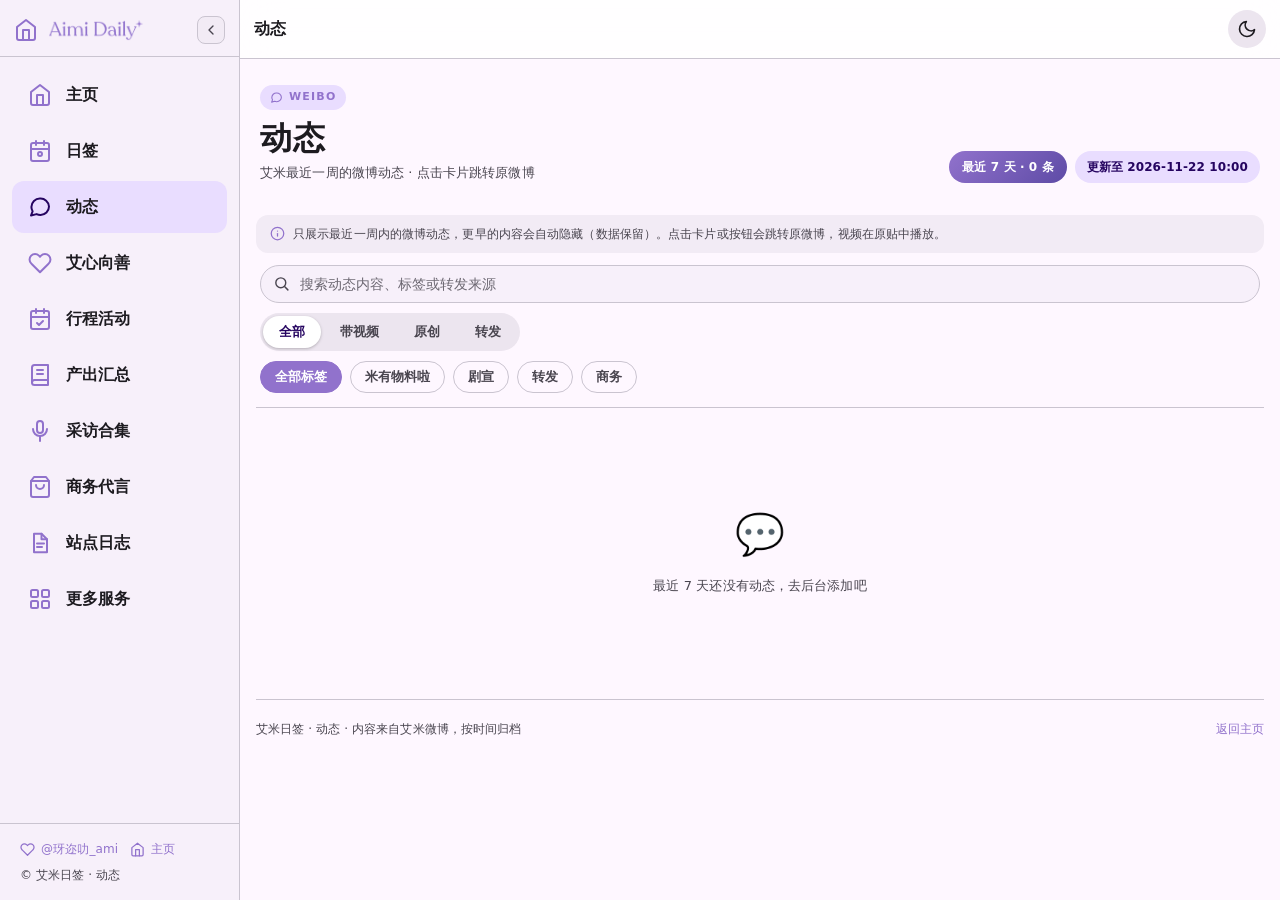
<file: dynamics.html>
<!DOCTYPE html>
<html lang="zh-CN">
<head>
<meta charset="UTF-8">
<meta name="viewport" content="width=device-width, initial-scale=1.0, viewport-fit=cover">
<title>动态 · 艾米日签</title>
<meta name="description" content="艾米日签 · 动态 — 汇总艾米最近一周的微博动态：视频、原创、转发，支持搜索、标签分类与类型筛选，点击跳转原微博。">
<meta name="theme-color" content="#9172CC">
<link rel="icon" href="favicon.ico">
<link rel="apple-touch-icon" href="apple-touch-icon.png">
<link rel="manifest" href="manifest.json">
<meta name="apple-mobile-web-app-title" content="艾米日签">
<meta name="application-name" content="艾米日签">
<meta property="og:title" content="动态 · 艾米日签">
<meta property="og:description" content="艾米最近一周的微博动态 · 视频 / 原创 / 转发">
<meta property="og:type" content="website">
<style>
  :root{
    --md-primary: #9172CC;
    --md-on-primary: #FFFFFF;
    --md-primary-container: #E9DDFF;
    --md-on-primary-container: #250460;
    --md-secondary: #5E5C71;
    --md-secondary-container: #E4E0F4;
    --md-on-secondary-container: #1B0A2E;
    --md-surface: #FEF7FF;
    --md-surface-dim: #DED7E0;
    --md-surface-bright: #FEF7FF;
    --md-surface-container-lowest: #FFFFFF;
    --md-surface-container-low: #F7F0FA;
    --md-surface-container: #F2EBF5;
    --md-surface-container-high: #ECE5EF;
    --md-surface-container-highest: #E6E0E9;
    --md-on-surface: #1D1B20;
    --md-on-surface-variant: #49454F;
    --md-outline: #79747E;
    --md-outline-variant: #CAC4D0;
    --md-success: #2E7D32;
    --md-success-container: #C8E6C9;
    --md-warning: #ED6C02;
    --md-elev-1: 0 1px 2px 0 rgba(0,0,0,0.12), 0 1px 3px 1px rgba(0,0,0,0.08);
    --md-elev-2: 0 1px 2px 0 rgba(0,0,0,0.16), 0 2px 6px 2px rgba(0,0,0,0.10);
    --md-elev-3: 0 4px 8px 3px rgba(0,0,0,0.10), 0 1px 3px 0 rgba(0,0,0,0.14);
    --md-radius-sm: 8px;
    --md-radius-md: 12px;
    --md-radius-lg: 16px;
  }
  [data-theme="dark"]{
    --md-surface: #141218;
    --md-surface-dim: #141218;
    --md-surface-bright: #141218;
    --md-surface-container-lowest: #0F0D13;
    --md-surface-container-low: #1D1B20;
    --md-surface-container: #211F26;
    --md-surface-container-high: #2B2930;
    --md-surface-container-highest: #36343B;
    --md-on-surface: #E6E0E9;
    --md-on-surface-variant: #CAC4D0;
    --md-outline: #938F99;
    --md-outline-variant: #49454F;
    --md-primary-container: #4A3A6B;
    --md-on-primary-container: #E9DDFF;
    --md-secondary-container: #4A4759;
    --md-on-secondary-container: #E4E0F4;
    --md-elev-1: 0 1px 2px 0 rgba(0,0,0,0.30), 0 1px 3px 1px rgba(0,0,0,0.20);
    --md-elev-2: 0 1px 2px 0 rgba(0,0,0,0.40), 0 2px 6px 2px rgba(0,0,0,0.25);
    --md-elev-3: 0 4px 8px 3px rgba(0,0,0,0.35), 0 1px 3px 0 rgba(0,0,0,0.30);
  }
  *{box-sizing:border-box;margin:0;padding:0;-webkit-tap-highlight-color:transparent}
  body{
    font-family: "MiSans", "HarmonyOS Sans SC", "PingFang SC", "Microsoft YaHei", Roboto, system-ui, sans-serif;
    background: var(--md-surface);
    color: var(--md-on-surface);
    min-height: 100vh;
    line-height: 1.5;
    font-size: 14px;
    letter-spacing: 0.1px;
  }
  .wrap{max-width: 1180px; margin: 0 auto; padding: 0 16px 60px;}

  /* ===== 顶部导航条 ===== */
  .iv-topbar{
    position: sticky; top: 0; z-index: 20;
    display: flex; align-items: center; gap: 10px;
    padding: 10px 14px;
    padding-top: calc(10px + env(safe-area-inset-top, 0px));
    background: rgba(255,255,255,0.82);
    backdrop-filter: blur(20px) saturate(180%);
    -webkit-backdrop-filter: blur(20px) saturate(180%);
    border-bottom: 1px solid var(--md-outline-variant);
  }
  [data-theme="dark"] .iv-topbar{ background: rgba(20,18,24,0.82); }
  .iv-icon-btn{
    width: 38px; height: 38px; border-radius: 50%; flex-shrink: 0;
    display: flex; align-items: center; justify-content: center;
    background: var(--md-surface-container-high); color: var(--md-on-surface);
    text-decoration: none; border: none; cursor: pointer;
  }
  .iv-icon-btn svg{ width: 20px; height: 20px; stroke: currentColor; }
  .iv-topbar-title{
    flex: 1; min-width: 0;
    font-size: 16px; font-weight: 700; color: var(--md-on-surface);
    white-space: nowrap; overflow: hidden; text-overflow: ellipsis;
  }
  .iv-theme .theme-icon{width:20px; height:20px; stroke:currentColor;}
  .iv-theme .theme-icon-sun{display:none;}
  [data-theme="dark"] .iv-theme .theme-icon-moon{display:none;}
  [data-theme="dark"] .iv-theme .theme-icon-sun{display:block;}

  /* ===== Hero ===== */
  .iv-hero{
    padding: 26px 4px 18px;
    display: flex; align-items: flex-end; justify-content: space-between; gap: 14px; flex-wrap: wrap;
  }
  .iv-hero-left{ min-width: 0; }
  .iv-hero-kicker{
    display: inline-flex; align-items: center; gap: 6px;
    font-size: 11px; font-weight: 700; letter-spacing: 1.2px; text-transform: uppercase;
    color: var(--md-primary);
    background: var(--md-primary-container); padding: 4px 10px; border-radius: 999px;
    margin-bottom: 10px;
  }
  .iv-hero-kicker svg{ width:13px; height:13px; stroke:currentColor; }
  .iv-hero-title{ font-size: 28px; font-weight: 800; letter-spacing: .5px; line-height: 1.15; }
  .iv-hero-sub{ font-size: 13px; color: var(--md-on-surface-variant); margin-top: 7px; }
  .iv-hero-right{ display: flex; align-items: center; gap: 8px; flex-wrap: wrap; }
  .iv-count-pill{
    font-size: 12px; font-weight: 700; color: var(--md-on-primary);
    background: linear-gradient(135deg, #9172CC, #5E4BA6);
    padding: 7px 13px; border-radius: 999px; white-space: nowrap;
  }
  .iv-updated{
    font-size: 12px; font-weight: 600; color: var(--md-on-primary-container);
    background: var(--md-primary-container); padding: 7px 12px; border-radius: 999px;
    white-space: nowrap;
  }

  /* ===== 筛选区 ===== */
  .iv-filter{
    position: sticky; top: 59px; z-index: 15;
    display: flex; flex-direction: column; gap: 10px;
    padding: 12px 4px;
    background: var(--md-surface);
    border-bottom: 1px solid var(--md-outline-variant);
  }
  .iv-segment{
    display: inline-flex; gap: 3px; padding: 3px;
    background: var(--md-surface-container-high); border-radius: 999px;
    align-self: flex-start;
  }
  .iv-seg{
    border: none; cursor: pointer; background: transparent;
    color: var(--md-on-surface-variant);
    font-size: 13px; font-weight: 600; font-family: inherit;
    padding: 7px 16px; border-radius: 999px; transition: background .2s, color .2s;
    white-space: nowrap;
  }
  .iv-seg.active{ background: var(--md-surface-container-lowest); color: var(--md-on-primary-container); box-shadow: var(--md-elev-1); }
  [data-theme="dark"] .iv-seg.active{ background: var(--md-surface-container-highest); color: var(--md-on-primary-container); }
  .iv-chips{ display: flex; gap: 8px; overflow-x: auto; padding-bottom: 2px; scrollbar-width: none; }
  .iv-chips::-webkit-scrollbar{ display: none; }
  .iv-chip{
    border: 1px solid var(--md-outline-variant); background: transparent;
    color: var(--md-on-surface-variant);
    font-size: 13px; font-weight: 600; font-family: inherit;
    padding: 6px 14px; border-radius: 999px; cursor: pointer; white-space: nowrap;
    transition: all .18s; flex-shrink: 0;
  }
  .iv-chip:hover{ border-color: var(--md-primary); color: var(--md-primary); }
  .iv-chip.active{ background: var(--md-primary); border-color: var(--md-primary); color: var(--md-on-primary); }

  /* ===== 卡片网格 ===== */
  .iv-grid{
    display: grid;
    grid-template-columns: repeat(auto-fill, minmax(300px, 1fr));
    gap: 16px;
    padding: 18px 0 8px;
  }
  .iv-card{
    display: flex; flex-direction: column;
    background: var(--md-surface-container-low);
    border: 1px solid var(--md-outline-variant);
    border-radius: var(--md-radius-lg);
    overflow: hidden;
    transition: transform .22s cubic-bezier(.22,.61,.36,1), box-shadow .22s, border-color .22s;
  }
  .iv-card:hover{ transform: translateY(-3px); box-shadow: var(--md-elev-3); border-color: var(--md-primary); }

  /* 封面 / 占位头图 */
  .iv-cover{
    position: relative; width: 100%; aspect-ratio: 16 / 9;
    background: linear-gradient(135deg, var(--g1, #9172CC), var(--g2, #5E4BA6));
    overflow: hidden; flex-shrink: 0;
  }
  .iv-cover img{ width: 100%; height: 100%; object-fit: cover; display: block; }
  .iv-cover-ph{
    position: absolute; inset: 0;
    display: flex; align-items: center; justify-content: center;
    color: rgba(255,255,255,.92);
  }
  .iv-cover-ph svg{ width: 44px; height: 44px; opacity: .85; }
  .iv-cover::after{
    content: ''; position: absolute; inset: 0;
    background: linear-gradient(180deg, rgba(0,0,0,.28) 0%, rgba(0,0,0,0) 38%, rgba(0,0,0,.42) 100%);
  }
  .iv-badge{
    position: absolute; left: 12px; top: 12px; z-index: 2;
    font-size: 11px; font-weight: 700; letter-spacing: .4px;
    color: #fff; background: rgba(0,0,0,.34);
    backdrop-filter: blur(8px); -webkit-backdrop-filter: blur(8px);
    padding: 4px 10px; border-radius: 999px;
    border: 1px solid rgba(255,255,255,.28);
  }
  .iv-type{
    position: absolute; right: 12px; top: 12px; z-index: 2;
    display: inline-flex; align-items: center; gap: 4px;
    font-size: 11px; font-weight: 700;
    padding: 4px 10px; border-radius: 999px;
  }
  .iv-type svg{ width: 11px; height: 11px; fill: currentColor; }
  .iv-type.tp-video{ background: rgba(198,40,40,.92); color: #fff; }
  .iv-type.tp-text{ background: rgba(255,255,255,.94); color: #1565C0; }

  /* 卡片正文 */
  .iv-body{ display: flex; flex-direction: column; gap: 10px; padding: 14px 16px 16px; flex: 1; }
  .iv-title{ font-size: 16px; font-weight: 700; line-height: 1.4; }
  .iv-meta{ display: flex; flex-direction: column; gap: 6px; }
  .iv-meta-row{
    display: flex; align-items: center; gap: 8px;
    font-size: 12.5px; color: var(--md-on-surface-variant);
  }
  .iv-meta-row svg{ width: 15px; height: 15px; stroke: var(--md-primary); flex-shrink: 0; }
  .iv-meta-row .val{ min-width: 0; }
  .iv-note{
    font-size: 12.5px; line-height: 1.6; color: var(--md-on-surface-variant);
    display: -webkit-box; -webkit-line-clamp: 4; -webkit-box-orient: vertical;
    overflow: hidden;
  }
  .iv-btns{ margin-top: auto; padding-top: 6px; }
  .iv-btn{
    display: inline-flex; align-items: center; justify-content: center; gap: 7px;
    width: 100%;
    padding: 10px 16px; border-radius: 999px;
    background: var(--md-primary); color: var(--md-on-primary);
    font-size: 13px; font-weight: 700; text-decoration: none;
    transition: filter .18s, transform .18s;
  }
  .iv-btn:hover{ filter: brightness(1.08); transform: translateY(-1px); }
  .iv-btn svg{ width: 15px; height: 15px; stroke: currentColor; }

  /* 空状态 */
  .iv-empty{
    text-align: center; padding: 70px 20px; color: var(--md-on-surface-variant);
  }
  .iv-empty .big{ font-size: 40px; display: block; margin-bottom: 12px; }
  .iv-empty .line{ font-size: 13px; }

  /* 页脚 */
  .iv-footer{
    margin-top: 34px; padding-top: 20px;
    border-top: 1px solid var(--md-outline-variant);
    display: flex; flex-wrap: wrap; align-items: center; justify-content: space-between; gap: 10px;
    font-size: 12px; color: var(--md-on-surface-variant);
  }
  .iv-footer a{ color: var(--md-primary); text-decoration: none; }
  .iv-tip{
    font-size: 12px; color: var(--md-on-surface-variant);
    background: var(--md-surface-container); border-radius: var(--md-radius-md);
    padding: 10px 14px; margin-top: 14px;
    display: flex; align-items: flex-start; gap: 8px;
  }
  .iv-tip svg{ width: 15px; height: 15px; stroke: var(--md-primary); flex-shrink: 0; margin-top: 1px; }

  /* ===== 侧边栏（大屏） ===== */
  .app-shell{ display: block; }
  .app-sidebar{ display: none; }
  .menu-item{ display:flex; align-items:center; gap:14px; padding:14px 16px; border-radius:12px; cursor:pointer; transition:background .2s; color:var(--md-on-surface); text-decoration:none; }
  .menu-item:hover{ background:var(--md-surface-container-high); }
  .menu-item.active{ background:var(--md-primary-container); }
  .menu-item.active .ico{ color:var(--md-on-primary-container); }
  .menu-item .ico{ width:24px; height:24px; color:var(--md-primary); flex-shrink:0; }
  .menu-item .ico svg{ width:24px; height:24px; stroke:currentColor; }
  .menu-item-text{ display:flex; flex-direction:column; flex:1; min-width:0; overflow:hidden; }
  .menu-item .txt{ font-size:16px; font-weight:600; white-space:nowrap; overflow:hidden; text-overflow:ellipsis; }
  .menu-item .sub{ display:none; font-size:12px; color:var(--md-on-surface-variant); margin-top:2px; white-space:nowrap; overflow:hidden; text-overflow:ellipsis; }
  .menu-list{ padding:12px; display:flex; flex-direction:column; gap:4px; }
  .sidebar-header{ padding:16px 14px 12px; border-bottom:1px solid var(--md-outline-variant); display:flex; align-items:center; justify-content:space-between; gap:10px; color:var(--md-primary); }
  .sidebar-header svg{ width:24px; height:24px; flex-shrink:0; }
  .sidebar-header .brand-logo{ height:22px; width:auto; display:block; }
  [data-theme="dark"] .sidebar-header .brand-logo{ filter:brightness(1.2); }
  .sidebar-brand{ display:flex; align-items:center; gap:10px; min-width:0; }
  .sidebar-toggle{ width:28px; height:28px; flex-shrink:0; display:inline-flex; align-items:center; justify-content:center; border:1px solid var(--md-outline-variant); background:var(--md-surface-container); color:var(--md-on-surface-variant); border-radius:8px; cursor:pointer; transition:background .15s,color .15s,transform .25s; }
  .sidebar-toggle svg{ width:16px; height:16px; }
  .sidebar-toggle:hover{ background:var(--md-surface-container-high); color:var(--md-primary); }
  .sidebar-footer{ margin-top:auto; padding:16px 20px; border-top:1px solid var(--md-outline-variant); font-size:12px; color:var(--md-on-surface-variant); }
  .sidebar-footer .footer-links a{ display:inline-flex; align-items:center; gap:6px; color:var(--md-primary); text-decoration:none; }
  .sidebar-footer .footer-links svg{ width:15px; height:15px; stroke:currentColor; }

  /* ===== 手机端全屏菜单 ===== */
  .menu-overlay{ position:fixed; inset:0; background:var(--md-surface); z-index:200; transform:translateY(-100%); transition:transform .4s cubic-bezier(0.4,0,0.2,1); display:flex; flex-direction:column; overflow-y:auto; }
  .menu-overlay.open{ transform:translateY(0); }
  .menu-close{ position:absolute; right:16px; top:16px; width:40px; height:40px; border-radius:50%; background:var(--md-surface-container-high); border:none; cursor:pointer; color:var(--md-on-surface); display:flex; align-items:center; justify-content:center; }
  .menu-close svg{ width:22px; height:22px; stroke:currentColor; }
  .menu-header{ padding:28px 24px 16px; font-size:20px; font-weight:700; color:var(--md-on-surface); border-bottom:1px solid var(--md-outline-variant); }

  /* ===== 动态页扩展 ===== */
  .iv-search{ position:relative; display:flex; align-items:center; }
  .iv-search > svg{ position:absolute; left:13px; width:17px; height:17px; stroke:var(--md-on-surface-variant); pointer-events:none; }
  .iv-search input{
    width:100%; border:1px solid var(--md-outline-variant); border-radius:999px;
    background:var(--md-surface-container-low); color:var(--md-on-surface);
    font-family:inherit; font-size:13.5px; padding:10px 16px 10px 39px; outline:none;
    transition:border-color .18s, box-shadow .18s;
  }
  .iv-search input:focus{ border-color:var(--md-primary); box-shadow:0 0 0 3px rgba(145,114,204,.16); }
  .iv-search input::placeholder{ color:var(--md-on-surface-variant); opacity:.8; }
  .iv-search input::-webkit-search-cancel-button{ cursor:pointer; }

  .iv-cover{ text-decoration:none; }
  .iv-cover-play{
    position:absolute; left:50%; top:50%; transform:translate(-50%,-50%); z-index:3;
    width:52px; height:52px; border-radius:50%;
    display:flex; align-items:center; justify-content:center;
    background:rgba(0,0,0,.42); border:1.5px solid rgba(255,255,255,.72);
    backdrop-filter:blur(4px); -webkit-backdrop-filter:blur(4px);
  }
  .iv-cover-play svg{ width:19px; height:19px; fill:#fff; margin-left:2px; }
  .iv-dur{
    position:absolute; right:12px; bottom:12px; z-index:3;
    font-size:11px; font-weight:700; color:#fff; background:rgba(0,0,0,.64);
    padding:3px 8px; border-radius:6px; letter-spacing:.4px;
  }

  .dy-head{ display:flex; align-items:center; justify-content:space-between; gap:8px; }
  .dy-type{ display:inline-flex; align-items:center; font-size:11px; font-weight:700; padding:3px 9px; border-radius:999px; white-space:nowrap; }
  .dy-type.t-video{ background:#FDE8E8; color:#C62828; }
  .dy-type.t-original{ background:#E8F5E9; color:#2E7D32; }
  .dy-type.t-repost{ background:#EDE7F6; color:#5E4BA6; }
  [data-theme="dark"] .dy-type.t-video{ background:#4A2222; color:#FFABAB; }
  [data-theme="dark"] .dy-type.t-original{ background:#1E3A22; color:#A5D6A7; }
  [data-theme="dark"] .dy-type.t-repost{ background:#332B4A; color:#C9B8F2; }
  .dy-date{ font-size:12px; font-weight:600; color:var(--md-on-surface-variant); white-space:nowrap; }
  .dy-repost{ font-size:12.5px; font-weight:700; color:var(--md-primary); word-break:break-word; }
  .dy-text{
    font-size:13.5px; line-height:1.7; color:var(--md-on-surface);
    white-space:pre-line; word-break:break-word;
    display:-webkit-box; -webkit-line-clamp:6; -webkit-box-orient:vertical; overflow:hidden;
  }

  @media (min-width: 768px){
    .app-shell{ display:flex; flex-direction:row; }
    .app-sidebar{ width:240px; flex-shrink:0; display:flex !important; flex-direction:column; background:var(--md-surface-container-low); border-right:1px solid var(--md-outline-variant); position:sticky; top:0; height:100vh; overflow-y:auto; z-index:50; }
    .app-sidebar.collapsed{ width:64px; overflow:visible; transition:width .25s cubic-bezier(.22,.61,.36,1); }
    .app-sidebar.collapsed .sidebar-header{ flex-direction:column; gap:10px; padding:16px 8px 12px; justify-content:flex-start; }
    .app-sidebar.collapsed .sidebar-brand{ display:none; }
    .app-sidebar.collapsed .sidebar-toggle{ display:inline-flex; }
    .app-sidebar.collapsed .sidebar-toggle svg{ transform:rotate(180deg); }
    .app-sidebar.collapsed .menu-list{ padding:12px 8px; }
    .app-sidebar.collapsed .menu-item{ padding:12px 0; justify-content:center; border-radius:12px; position:relative; }
    .app-sidebar.collapsed .menu-item-text{ display:none; }
    .app-sidebar.collapsed .menu-item .ico{ margin:0; }
    .app-sidebar.collapsed .sidebar-footer{ padding:12px 8px; }
    .app-sidebar.collapsed .sidebar-footer .footer-links{ flex-direction:column; align-items:center; justify-content:center; gap:8px; flex-wrap:nowrap; }
    .app-sidebar.collapsed .sidebar-footer .footer-links a{ padding:8px; justify-content:center; font-size:0; }
    .app-sidebar.collapsed .sidebar-footer .footer-links a svg{ width:18px; height:18px; margin:0; }
    .app-sidebar.collapsed .sidebar-footer > div:last-child{ display:none; }
    .app-sidebar.collapsed .menu-item:hover::after{ content:attr(data-tooltip); position:absolute; left:calc(100% + 10px); top:50%; transform:translateY(-50%); background:var(--md-surface-container-highest); color:var(--md-on-surface); padding:6px 10px; border-radius:8px; font-size:12px; white-space:nowrap; box-shadow:0 4px 12px rgba(0,0,0,.18); z-index:200; pointer-events:none; }
    .app-content{ flex:1; min-width:0; }
    .app-content .wrap{ max-width:none; margin:0; }
    .menu-overlay{ display:none !important; }
    .iv-menu-btn{ display:none !important; }
    .iv-filter{ top: 58px; }
    .iv-grid{ grid-template-columns: repeat(auto-fill, minmax(330px, 1fr)); gap: 20px; }
  }
  @media (min-width: 1280px){
    .iv-grid{ grid-template-columns: repeat(auto-fill, minmax(360px, 1fr)); }
    .iv-hero-title{ font-size: 32px; }
  }
</style>
<link rel="stylesheet" href="app-mobile.css">
</head>
<body>

<div class="app-shell">
  <!-- 左侧侧边栏（平板 / 电脑显示） -->
  <aside class="app-sidebar" id="appSidebar">
    <div class="sidebar-header">
      <div class="sidebar-brand">
        <svg viewBox="0 0 24 24" fill="none" stroke="currentColor" stroke-width="2" stroke-linecap="round" stroke-linejoin="round"><path d="m3 9 9-7 9 7v11a2 2 0 0 1-2 2H5a2 2 0 0 1-2-2z"/><polyline points="9 22 9 12 15 12 15 22"/></svg>
        <img class="brand-logo" src="logo_aimi_daily.png" alt="Aimi Daily">
      </div>
      <button class="sidebar-toggle" id="sidebarToggle" title="折叠/展开侧边栏" aria-label="折叠/展开侧边栏">
        <svg viewBox="0 0 24 24" fill="none" stroke="currentColor" stroke-width="2" stroke-linecap="round" stroke-linejoin="round"><polyline points="15 18 9 12 15 6"/></svg>
      </button>
    </div>
    <div class="menu-list">
      <a class="menu-item" href="index.html" data-tooltip="主页">
        <div class="ico"><svg viewBox="0 0 24 24" fill="none" stroke="currentColor" stroke-width="2" stroke-linecap="round" stroke-linejoin="round"><path d="m3 9 9-7 9 7v11a2 2 0 0 1-2 2H5a2 2 0 0 1-2-2z"/><polyline points="9 22 9 12 15 12 15 22"/></svg></div>
        <div class="menu-item-text">
          <div class="txt">主页</div>
          <div class="sub">艾米日签 · 每日动态简报</div>
        </div>
      </a>
      <a class="menu-item" href="index.html#riqian" data-tooltip="日签">
        <div class="ico"><svg viewBox="0 0 24 24" fill="none" stroke="currentColor" stroke-width="2" stroke-linecap="round" stroke-linejoin="round"><rect x="3" y="4" width="18" height="18" rx="2" ry="2"/><line x1="16" y1="2" x2="16" y2="6"/><line x1="8" y1="2" x2="8" y2="6"/><line x1="3" y1="10" x2="21" y2="10"/><circle cx="12" cy="15" r="2"/></svg></div>
        <div class="menu-item-text">
          <div class="txt">日签</div>
          <div class="sub">艾米日签合集</div>
        </div>
      </a>
      <a class="menu-item active" href="dynamics.html" data-tooltip="动态">
        <div class="ico"><svg viewBox="0 0 24 24" fill="none" stroke="currentColor" stroke-width="2" stroke-linecap="round" stroke-linejoin="round"><path d="M21 11.5a8.4 8.4 0 0 1-8.6 8.4 9.2 9.2 0 0 1-3.8-.8L3 20.5l1.6-4.2a8.6 8.6 0 0 1-1.2-4.3A8.4 8.4 0 0 1 12 3.6a8.4 8.4 0 0 1 9 7.9Z"/></svg></div>
        <div class="menu-item-text">
          <div class="txt">动态</div>
          <div class="sub">微博 · 最近一周</div>
        </div>
      </a>
      <a class="menu-item" href="aixin.html" data-tooltip="艾心向善">
        <div class="ico"><svg viewBox="0 0 24 24" fill="none" stroke="currentColor" stroke-width="2" stroke-linecap="round" stroke-linejoin="round"><path d="M20.84 4.61a5.5 5.5 0 0 0-7.78 0L12 5.67l-1.06-1.06a5.5 5.5 0 0 0-7.78 7.78l1.06 1.06L12 21.23l7.78-7.78 1.06-1.06a5.5 5.5 0 0 0 0-7.78z"/></svg></div>
        <div class="menu-item-text">
          <div class="txt">艾心向善</div>
          <div class="sub">粉丝公益 · 动态追踪</div>
        </div>
      </a>
      <a class="menu-item" href="xingcheng.html" data-tooltip="行程活动">
        <div class="ico"><svg viewBox="0 0 24 24" fill="none" stroke="currentColor" stroke-width="2" stroke-linecap="round" stroke-linejoin="round"><rect x="3" y="4" width="18" height="18" rx="2" ry="2"/><line x1="16" y1="2" x2="16" y2="6"/><line x1="8" y1="2" x2="8" y2="6"/><line x1="3" y1="10" x2="21" y2="10"/><path d="m9 16 2 2 4-4"/></svg></div>
        <div class="menu-item-text">
          <div class="txt">行程活动</div>
          <div class="sub">公开行程 · 活动汇总</div>
        </div>
      </a>
      <a class="menu-item" href="chanchu.html" data-tooltip="产出汇总">
        <div class="ico"><svg viewBox="0 0 24 24" fill="none" stroke="currentColor" stroke-width="2" stroke-linecap="round" stroke-linejoin="round"><path d="M4 19.5A2.5 2.5 0 0 1 6.5 17H20"/><path d="M6.5 2H20v20H6.5A2.5 2.5 0 0 1 4 19.5v-15A2.5 2.5 0 0 1 6.5 2z"/><line x1="9" y1="7" x2="15" y2="7"/><line x1="9" y1="11" x2="15" y2="11"/></svg></div>
        <div class="menu-item-text">
          <div class="txt">产出汇总</div>
          <div class="sub">由 @艾产速览 整理汇总</div>
        </div>
      </a>
      <a class="menu-item" href="interview.html" data-tooltip="采访合集">
        <div class="ico"><svg viewBox="0 0 24 24" fill="none" stroke="currentColor" stroke-width="2" stroke-linecap="round" stroke-linejoin="round"><rect x="9" y="2" width="6" height="12" rx="3"/><path d="M5 10a7 7 0 0 0 14 0"/><line x1="12" y1="17" x2="12" y2="22"/></svg></div>
        <div class="menu-item-text">
          <div class="txt">采访合集</div>
          <div class="sub">杂志 · 专访 · 直播 · 综艺</div>
        </div>
      </a>
      <a class="menu-item" href="brands.html" data-tooltip="商务代言">
        <div class="ico"><svg viewBox="0 0 24 24" fill="none" stroke="currentColor" stroke-width="2" stroke-linecap="round" stroke-linejoin="round"><path d="M6 2 3 6v14a2 2 0 0 0 2 2h14a2 2 0 0 0 2-2V6l-3-4z"/><line x1="3" y1="6" x2="21" y2="6"/><path d="M16 10a4 4 0 0 1-8 0"/></svg></div>
        <div class="menu-item-text">
          <div class="txt">商务代言</div>
          <div class="sub">进行中品牌合作</div>
        </div>
      </a>
          <a class="menu-item menu-item-link" href="blog.html" data-tooltip="站点日志">
        <div class="ico"><svg viewBox="0 0 24 24" fill="none" stroke="currentColor" stroke-width="2" stroke-linecap="round" stroke-linejoin="round"><path d="M6 2.8h7.5L19 8.3v12.9H6z"/><path d="M13.5 2.8v5.5H19M9 12.5h7M9 16h5"/></svg></div>
        <div class="menu-item-text">
          <div class="txt">站点日志</div>
          <div class="sub">更新记录与说明</div>
        </div>
      </a>
      <a class="menu-item menu-item-link" href="services.html" data-tooltip="更多服务">
        <div class="ico"><svg viewBox="0 0 24 24" fill="none" stroke="currentColor" stroke-width="2" stroke-linecap="round" stroke-linejoin="round"><rect x="3" y="3" width="7" height="7" rx="1.5"/><rect x="14" y="3" width="7" height="7" rx="1.5"/><rect x="3" y="14" width="7" height="7" rx="1.5"/><rect x="14" y="14" width="7" height="7" rx="1.5"/></svg></div>
        <div class="menu-item-text">
          <div class="txt">更多服务</div>
          <div class="sub">站内打开第三方网页</div>
        </div>
      </a>
</div>
    <div class="sidebar-footer">
      <div class="footer-links" style="display:flex; gap:12px; flex-wrap:wrap;">
        <a href="https://weibo.com/6320241831" target="_blank" rel="noopener" title="@玡迩叻_ami"><svg viewBox="0 0 24 24" fill="none" stroke="currentColor" stroke-width="2" stroke-linecap="round" stroke-linejoin="round"><path d="M20.84 4.61a5.5 5.5 0 0 0-7.78 0L12 5.67l-1.06-1.06a5.5 5.5 0 0 0-7.78 7.78l1.06 1.06L12 21.23l7.78-7.78 1.06-1.06a5.5 5.5 0 0 0 0-7.78z"/></svg><span> @玡迩叻_ami</span></a>
        <a href="index.html" rel="noopener" title="主页"><svg viewBox="0 0 24 24" fill="none" stroke="currentColor" stroke-width="2" stroke-linecap="round" stroke-linejoin="round"><path d="m3 9 9-7 9 7v11a2 2 0 0 1-2 2H5a2 2 0 0 1-2-2z"/><polyline points="9 22 9 12 15 12 15 22"/></svg><span> 主页</span></a>
      </div>
      <div style="margin-top:8px;">© 艾米日签 · 动态</div>
    </div>
  </aside>

  <!-- 内容区 -->
  <div class="app-content">
    <div class="iv-topbar">
      <button class="iv-icon-btn iv-menu-btn" id="menuBtn" title="菜单" aria-label="菜单">
        <svg viewBox="0 0 24 24" fill="none" stroke-width="2" stroke-linecap="round" stroke-linejoin="round"><line x1="3" y1="6" x2="21" y2="6"/><line x1="3" y1="12" x2="21" y2="12"/><line x1="3" y1="18" x2="21" y2="18"/></svg>
      </button>
      <div class="iv-topbar-title">动态</div>
      <button class="iv-icon-btn iv-theme" id="ivTheme" title="切换深色/浅色" aria-label="切换深色/浅色">
        <svg class="theme-icon theme-icon-moon" viewBox="0 0 24 24" fill="none" stroke="currentColor" stroke-width="2" stroke-linecap="round" stroke-linejoin="round"><path d="M21 12.79A9 9 0 1 1 11.21 3 7 7 0 0 0 21 12.79z"/></svg>
        <svg class="theme-icon theme-icon-sun" viewBox="0 0 24 24" fill="none" stroke="currentColor" stroke-width="2" stroke-linecap="round" stroke-linejoin="round"><circle cx="12" cy="12" r="4"/><line x1="12" y1="2" x2="12" y2="4"/><line x1="12" y1="20" x2="12" y2="22"/><line x1="4.93" y1="4.93" x2="6.34" y2="6.34"/><line x1="17.66" y1="17.66" x2="19.07" y2="19.07"/><line x1="2" y1="12" x2="4" y2="12"/><line x1="20" y1="12" x2="22" y2="12"/><line x1="4.93" y1="19.07" x2="6.34" y2="17.66"/><line x1="17.66" y1="6.34" x2="19.07" y2="4.93"/></svg>
      </button>
    </div>

    <div class="wrap">
      <div class="iv-hero">
        <div class="iv-hero-left">
          <div class="iv-hero-kicker">
            <svg viewBox="0 0 24 24" fill="none" stroke="currentColor" stroke-width="2" stroke-linecap="round" stroke-linejoin="round"><path d="M21 11.5a8.4 8.4 0 0 1-8.6 8.4 9.2 9.2 0 0 1-3.8-.8L3 20.5l1.6-4.2a8.6 8.6 0 0 1-1.2-4.3A8.4 8.4 0 0 1 12 3.6a8.4 8.4 0 0 1 9 7.9Z"/></svg>
            WEIBO
          </div>
          <h1 class="iv-hero-title">动态</h1>
          <div class="iv-hero-sub" id="ivIntro">艾米最近一周的微博动态 · 点击卡片跳转原微博</div>
        </div>
        <div class="iv-hero-right">
          <div class="iv-count-pill" id="ivCount">最近 7 天 · 0 条</div>
          <div class="iv-updated" id="ivUpdated">更新至 —</div>
        </div>
      </div>

      <div class="iv-tip">
        <svg viewBox="0 0 24 24" fill="none" stroke="currentColor" stroke-width="2" stroke-linecap="round" stroke-linejoin="round"><circle cx="12" cy="12" r="10"/><line x1="12" y1="16" x2="12" y2="12"/><line x1="12" y1="8" x2="12.01" y2="8"/></svg>
        <span>只展示最近一周内的微博动态，更早的内容会自动隐藏（数据保留）。点击卡片或按钮会跳转原微博，视频在原贴中播放。</span>
      </div>

      <div class="iv-filter">
        <div class="iv-search">
          <svg viewBox="0 0 24 24" fill="none" stroke="currentColor" stroke-width="2" stroke-linecap="round" stroke-linejoin="round"><circle cx="11" cy="11" r="7"/><line x1="21" y1="21" x2="16.65" y2="16.65"/></svg>
          <input id="ivSearch" type="search" placeholder="搜索动态内容、标签或转发来源" autocomplete="off">
        </div>
        <div class="iv-segment" id="ivSegment">
          <button class="iv-seg active" data-type="all">全部</button>
          <button class="iv-seg" data-type="video">带视频</button>
          <button class="iv-seg" data-type="original">原创</button>
          <button class="iv-seg" data-type="repost">转发</button>
        </div>
        <div class="iv-chips" id="ivChips"></div>
      </div>

      <div class="iv-grid" id="ivGrid"></div>
      <div class="iv-empty" id="ivEmpty" hidden>
        <span class="big">💬</span>
        <div class="line">最近 7 天还没有动态，去后台添加吧</div>
      </div>

      <footer class="iv-footer">
        <div>艾米日签 · 动态 · 内容来自艾米微博，按时间归档</div>
        <div><a href="index.html">返回主页</a></div>
      </footer>
    </div>
  </div><!-- /app-content -->
</div><!-- /app-shell -->

<!-- 全屏菜单（手机端） -->
<div class="menu-overlay" id="menuOverlay">
  <button class="menu-close" id="menuClose" aria-label="关闭菜单">
    <svg viewBox="0 0 24 24" fill="none" stroke-width="2" stroke-linecap="round" stroke-linejoin="round"><line x1="18" y1="6" x2="6" y2="18"/><line x1="6" y1="6" x2="18" y2="18"/></svg>
  </button>
  <div class="menu-header">页面导航</div>
  <div class="menu-list">
    <a class="menu-item" href="index.html">
      <div class="ico"><svg viewBox="0 0 24 24" fill="none" stroke="currentColor" stroke-width="2" stroke-linecap="round" stroke-linejoin="round"><path d="m3 9 9-7 9 7v11a2 2 0 0 1-2 2H5a2 2 0 0 1-2-2z"/><polyline points="9 22 9 12 15 12 15 22"/></svg></div>
      <div class="menu-item-text">
        <div class="txt">主页</div>
        <div class="sub">艾米日签 · 每日动态简报</div>
      </div>
    </a>
    <a class="menu-item" href="index.html#riqian">
      <div class="ico"><svg viewBox="0 0 24 24" fill="none" stroke="currentColor" stroke-width="2" stroke-linecap="round" stroke-linejoin="round"><rect x="3" y="4" width="18" height="18" rx="2" ry="2"/><line x1="16" y1="2" x2="16" y2="6"/><line x1="8" y1="2" x2="8" y2="6"/><line x1="3" y1="10" x2="21" y2="10"/><circle cx="12" cy="15" r="2"/></svg></div>
      <div class="menu-item-text">
        <div class="txt">日签</div>
        <div class="sub">艾米日签合集</div>
      </div>
    </a>
    <a class="menu-item active" href="dynamics.html">
      <div class="ico"><svg viewBox="0 0 24 24" fill="none" stroke="currentColor" stroke-width="2" stroke-linecap="round" stroke-linejoin="round"><path d="M21 11.5a8.4 8.4 0 0 1-8.6 8.4 9.2 9.2 0 0 1-3.8-.8L3 20.5l1.6-4.2a8.6 8.6 0 0 1-1.2-4.3A8.4 8.4 0 0 1 12 3.6a8.4 8.4 0 0 1 9 7.9Z"/></svg></div>
      <div class="menu-item-text">
        <div class="txt">动态</div>
        <div class="sub">微博 · 最近一周</div>
      </div>
    </a>
    <a class="menu-item" href="aixin.html">
      <div class="ico"><svg viewBox="0 0 24 24" fill="none" stroke="currentColor" stroke-width="2" stroke-linecap="round" stroke-linejoin="round"><path d="M20.84 4.61a5.5 5.5 0 0 0-7.78 0L12 5.67l-1.06-1.06a5.5 5.5 0 0 0-7.78 7.78l1.06 1.06L12 21.23l7.78-7.78 1.06-1.06a5.5 5.5 0 0 0 0-7.78z"/></svg></div>
      <div class="menu-item-text">
        <div class="txt">艾心向善</div>
        <div class="sub">粉丝公益 · 动态追踪</div>
      </div>
    </a>
    <a class="menu-item" href="xingcheng.html">
      <div class="ico"><svg viewBox="0 0 24 24" fill="none" stroke="currentColor" stroke-width="2" stroke-linecap="round" stroke-linejoin="round"><rect x="3" y="4" width="18" height="18" rx="2" ry="2"/><line x1="16" y1="2" x2="16" y2="6"/><line x1="8" y1="2" x2="8" y2="6"/><line x1="3" y1="10" x2="21" y2="10"/><path d="m9 16 2 2 4-4"/></svg></div>
      <div class="menu-item-text">
        <div class="txt">行程活动</div>
        <div class="sub">公开行程 · 活动汇总</div>
      </div>
    </a>
    <a class="menu-item" href="chanchu.html">
      <div class="ico"><svg viewBox="0 0 24 24" fill="none" stroke="currentColor" stroke-width="2" stroke-linecap="round" stroke-linejoin="round"><path d="M4 19.5A2.5 2.5 0 0 1 6.5 17H20"/><path d="M6.5 2H20v20H6.5A2.5 2.5 0 0 1 4 19.5v-15A2.5 2.5 0 0 1 6.5 2z"/><line x1="9" y1="7" x2="15" y2="7"/><line x1="9" y1="11" x2="15" y2="11"/></svg></div>
      <div class="menu-item-text">
        <div class="txt">产出汇总</div>
        <div class="sub">由 @艾产速览 整理汇总</div>
      </div>
    </a>
    <a class="menu-item" href="interview.html">
      <div class="ico"><svg viewBox="0 0 24 24" fill="none" stroke="currentColor" stroke-width="2" stroke-linecap="round" stroke-linejoin="round"><rect x="9" y="2" width="6" height="12" rx="3"/><path d="M5 10a7 7 0 0 0 14 0"/><line x1="12" y1="17" x2="12" y2="22"/></svg></div>
      <div class="menu-item-text">
        <div class="txt">采访合集</div>
        <div class="sub">杂志 · 专访 · 直播 · 综艺</div>
      </div>
    </a>
    <a class="menu-item" href="brands.html">
      <div class="ico"><svg viewBox="0 0 24 24" fill="none" stroke="currentColor" stroke-width="2" stroke-linecap="round" stroke-linejoin="round"><path d="M6 2 3 6v14a2 2 0 0 0 2 2h14a2 2 0 0 0 2-2V6l-3-4z"/><line x1="3" y1="6" x2="21" y2="6"/><path d="M16 10a4 4 0 0 1-8 0"/></svg></div>
      <div class="menu-item-text">
        <div class="txt">商务代言</div>
        <div class="sub">进行中品牌合作</div>
      </div>
    </a>
      <a class="menu-item menu-item-link" href="blog.html" data-tooltip="站点日志">
      <div class="ico"><svg viewBox="0 0 24 24" fill="none" stroke="currentColor" stroke-width="2" stroke-linecap="round" stroke-linejoin="round"><path d="M6 2.8h7.5L19 8.3v12.9H6z"/><path d="M13.5 2.8v5.5H19M9 12.5h7M9 16h5"/></svg></div>
      <div class="menu-item-text">
        <div class="txt">站点日志</div>
        <div class="sub">更新记录与说明</div>
      </div>
    </a>
    <a class="menu-item menu-item-link" href="services.html" data-tooltip="更多服务">
      <div class="ico"><svg viewBox="0 0 24 24" fill="none" stroke="currentColor" stroke-width="2" stroke-linecap="round" stroke-linejoin="round"><rect x="3" y="3" width="7" height="7" rx="1.5"/><rect x="14" y="3" width="7" height="7" rx="1.5"/><rect x="3" y="14" width="7" height="7" rx="1.5"/><rect x="14" y="14" width="7" height="7" rx="1.5"/></svg></div>
      <div class="menu-item-text">
        <div class="txt">更多服务</div>
        <div class="sub">站内打开第三方网页</div>
      </div>
    </a>
</div>
</div>

<!-- 内嵌数据（后台更新 data/interviews.json 后自动生效；此段为兜底） -->


<script>
  // 深色模式（与全站共享 ami-theme）
  (function(){
    const btn = document.getElementById('ivTheme');
    const html = document.documentElement;
    const saved = localStorage.getItem('ami-theme');
    if(saved === 'dark' || (!saved && window.matchMedia('(prefers-color-scheme: dark)').matches)){
      html.setAttribute('data-theme','dark');
    }
    btn.addEventListener('click', function(){
      const isDark = html.getAttribute('data-theme') === 'dark';
      if(isDark){
        html.removeAttribute('data-theme');
        localStorage.setItem('ami-theme','light');
      }else{
        html.setAttribute('data-theme','dark');
        localStorage.setItem('ami-theme','dark');
      }
    });
  })();

  // 侧边栏折叠（平板 / 电脑，与全站共享状态）
  (function(){
    const sidebar = document.getElementById('appSidebar');
    const toggle = document.getElementById('sidebarToggle');
    if(!sidebar || !toggle) return;
    const collapsed = localStorage.getItem('ami-sidebar-collapsed') === '1';
    sidebar.classList.toggle('collapsed', collapsed);
    toggle.addEventListener('click', function(){
      const willCollapse = !sidebar.classList.contains('collapsed');
      sidebar.classList.toggle('collapsed', willCollapse);
      localStorage.setItem('ami-sidebar-collapsed', willCollapse ? '1' : '0');
    });
  })();

  // 手机端全屏菜单
  (function(){
    const overlay = document.getElementById('menuOverlay');
    const menuBtn = document.getElementById('menuBtn');
    const menuClose = document.getElementById('menuClose');
    if(!overlay) return;
    function openMenu(){ overlay.classList.add('open'); document.body.style.overflow='hidden'; }
    function closeMenu(){ overlay.classList.remove('open'); document.body.style.overflow=''; }
    if(menuBtn) menuBtn.addEventListener('click', openMenu);
    if(menuClose) menuClose.addEventListener('click', closeMenu);
  })();

  // ========== 微博动态渲染 ==========
  (function(){
    const PALETTE = [
      ['#9172CC','#5E4BA6'],
      ['#FF6F91','#C2185B'],
      ['#4A9EFF','#1565C0'],
      ['#3FBF9F','#00796B'],
      ['#FFB300','#EF6C00'],
      ['#B06AB3','#4568DC'],
      ['#F78C6B','#C43E1C'],
      ['#5AA9E6','#1B5E9E']
    ];
    const ICON_CHAT = '<svg viewBox="0 0 24 24" fill="none" stroke="currentColor" stroke-width="1.8" stroke-linecap="round" stroke-linejoin="round"><path d="M21 11.5a8.4 8.4 0 0 1-8.6 8.4 9.2 9.2 0 0 1-3.8-.8L3 20.5l1.6-4.2a8.6 8.6 0 0 1-1.2-4.3A8.4 8.4 0 0 1 12 3.6a8.4 8.4 0 0 1 9 7.9Z"/></svg>';
    const ICON_PLAY = '<svg viewBox="0 0 24 24"><polygon points="6 3 20 12 6 21 6 3"/></svg>';
    const ICON_ARROW = '<svg viewBox="0 0 24 24" fill="none" stroke="currentColor" stroke-width="2" stroke-linecap="round" stroke-linejoin="round"><line x1="5" y1="12" x2="19" y2="12"/><polyline points="12 5 19 12 12 19"/></svg>';

    const grid = document.getElementById('ivGrid');
    const chipsBox = document.getElementById('ivChips');
    const emptyEl = document.getElementById('ivEmpty');
    const countEl = document.getElementById('ivCount');
    const updatedEl = document.getElementById('ivUpdated');
    const introEl = document.getElementById('ivIntro');
    const segBox = document.getElementById('ivSegment');
    const searchEl = document.getElementById('ivSearch');

    let data = null;
    let filterCat = 'all';
    let filterType = 'all';
    let keyword = '';

    function esc(s){
      return String(s == null ? '' : s)
        .replace(/&/g,'&amp;').replace(/</g,'&lt;').replace(/>/g,'&gt;')
        .replace(/"/g,'&quot;').replace(/'/g,'&#39;');
    }
    function toTime(v){
      const s = String(v == null ? '' : v).trim();
      const m = /(\d{4})\D+(\d{1,2})\D+(\d{1,2})(?:\D+(\d{1,2})\D+(\d{1,2}))?/.exec(s);
      if(!m) return 0;
      return new Date(+m[1], +m[2]-1, +m[3], +(m[4] || 0), +(m[5] || 0)).getTime();
    }
    function fmtDate(v){
      const t = toTime(v);
      if(!t) return String(v == null ? '' : v);
      const d = new Date(t);
      const now = new Date();
      const hasTime = /\d{1,2}:\d{1,2}/.test(String(v));
      const hm = ('0' + d.getHours()).slice(-2) + ':' + ('0' + d.getMinutes()).slice(-2);
      if(d.getFullYear() === now.getFullYear()){
        return (d.getMonth() + 1) + '月' + d.getDate() + '日' + (hasTime ? ' ' + hm : '');
      }
      return d.getFullYear() + '年' + (d.getMonth() + 1) + '月' + d.getDate() + '日';
    }
    function normCats(list){
      if(!Array.isArray(list)) return [];
      return list.map(function(t){
        if(typeof t === 'string') return t;
        if(t && typeof t === 'object') return t.category || t.name || t.label || t.type || '';
        return '';
      }).filter(Boolean);
    }
    function catIndex(t){
      const i = data.categories.indexOf(t);
      if(i >= 0) return i;
      let h = 0;
      for(let k = 0; k < t.length; k++) h = (h * 31 + t.charCodeAt(k)) >>> 0;
      return h;
    }
    function gradients(t){
      const p = PALETTE[catIndex(t) % PALETTE.length];
      return { g1: p[0], g2: p[1] };
    }
    function typeMeta(t){
      if(t === 'video') return { label: '带视频', cls: 't-video' };
      if(t === 'repost') return { label: '转发', cls: 't-repost' };
      return { label: '原创', cls: 't-original' };
    }
    function cutoff(){
      const days = Number(data.days) || 7;
      const n = new Date();
      return new Date(n.getFullYear(), n.getMonth(), n.getDate() - (days - 1)).getTime();
    }
    function visiblePosts(){
      const c = cutoff();
      return data.posts.filter(function(p){ return toTime(p.date) >= c; })
        .sort(function(a, b){ return toTime(b.date) - toTime(a.date); });
    }

    function renderChips(){
      const all = ['all'].concat(data.categories);
      chipsBox.innerHTML = all.map(function(t){
        const label = t === 'all' ? '全部标签' : t;
        return '<button class="iv-chip' + (filterCat === t ? ' active' : '') + '" data-cat="' + esc(t) + '">' + esc(label) + '</button>';
      }).join('');
    }

    function cardHTML(p){
      const type = p.type || 'original';
      const meta = typeMeta(type);
      const grad = gradients(p.category || '动态');
      const cover = p.cover || p.coverUrl || '';
      const showCover = type === 'video' || !!cover;
      const link = p.link || '';
      let h = '<article class="iv-card">';
      if(showCover){
        h += '<a class="iv-cover" style="--g1:' + grad.g1 + ';--g2:' + grad.g2 + '"' + (link ? ' href="' + esc(link) + '" target="_blank" rel="noopener"' : '') + '>';
        h += cover
          ? '<img src="' + esc(cover) + '" alt="' + esc(String(p.text || '').slice(0, 30)) + '" loading="lazy">'
          : '<div class="iv-cover-ph">' + ICON_CHAT + '</div>';
        if(type === 'video'){
          h += '<span class="iv-cover-play">' + ICON_PLAY + '</span>';
          if(p.duration) h += '<span class="iv-dur">' + esc(p.duration) + '</span>';
        }
        h += '<span class="iv-badge">' + esc(p.category || '动态') + '</span>';
        h += '<span class="iv-type ' + (type === 'video' ? 'tp-video' : 'tp-text') + '">' + (type === 'video' ? ICON_PLAY : '') + esc(meta.label) + '</span>';
        h += '</a>';
      }
      h += '<div class="iv-body">';
      h += '<div class="dy-head"><span class="dy-type ' + meta.cls + '">' + esc(meta.label) + '</span><span class="dy-date">' + esc(fmtDate(p.date)) + '</span></div>';
      if(p.repostFrom) h += '<div class="dy-repost">转发自 ' + esc(p.repostFrom) + '</div>';
      if(p.text) h += '<p class="dy-text">' + esc(p.text) + '</p>';
      if(link){
        h += '<div class="iv-btns"><a class="iv-btn" href="' + esc(link) + '" target="_blank" rel="noopener">'
          + (type === 'video' ? '去微博看视频' : '查看原微博') + ICON_ARROW + '</a></div>';
      }
      h += '</div></article>';
      return h;
    }

    function render(){
      if(!data) return;
      const list = visiblePosts();
      const kw = keyword.trim().toLowerCase();
      const shown = list.filter(function(p){
        if(filterType !== 'all' && (p.type || 'original') !== filterType) return false;
        if(filterCat !== 'all' && p.category !== filterCat) return false;
        if(kw){
          const hay = [p.text, p.category, p.repostFrom].join(' ').toLowerCase();
          if(hay.indexOf(kw) < 0) return false;
        }
        return true;
      });
      grid.innerHTML = shown.map(cardHTML).join('');
      emptyEl.hidden = shown.length > 0;
      countEl.textContent = '最近 ' + (Number(data.days) || 7) + ' 天 · ' + list.length + ' 条';
      if(shown.length === 0){
        const line = emptyEl.querySelector('.line');
        if(line){
          line.textContent = list.length === 0
            ? '最近 ' + (Number(data.days) || 7) + ' 天还没有动态，去后台添加吧'
            : '该筛选条件下暂无动态';
        }
      }
    }

    function bind(){
      chipsBox.addEventListener('click', function(e){
        const btn = e.target.closest('.iv-chip');
        if(!btn) return;
        filterCat = btn.dataset.cat;
        Array.prototype.forEach.call(chipsBox.children, function(b){ b.classList.toggle('active', b === btn); });
        render();
      });
      segBox.addEventListener('click', function(e){
        const btn = e.target.closest('.iv-seg');
        if(!btn) return;
        filterType = btn.dataset.type;
        Array.prototype.forEach.call(segBox.children, function(b){ b.classList.toggle('active', b === btn); });
        render();
      });
      if(searchEl){
        searchEl.addEventListener('input', function(){
          keyword = searchEl.value;
          render();
        });
      }
    }

    function apply(payload){
      data = {
        updatedAt: payload.updatedAt || '',
        intro: payload.intro || '艾米最近一周的微博动态 · 点击卡片跳转原微博',
        days: Number(payload.days) || 7,
        categories: normCats(payload.categories),
        posts: Array.isArray(payload.posts) ? payload.posts.filter(function(p){ return p && (p.text || p.link); }) : []
      };
      if(updatedEl) updatedEl.textContent = data.updatedAt ? ('更新至 ' + data.updatedAt.slice(0, 16)) : '更新至 —';
      if(introEl) introEl.textContent = data.intro;
      renderChips();
      render();
    }

    bind();

    fetch('data/dynamics.json?v=' + Date.now())
      .then(function(r){ return r.ok ? r.json() : null; })
      .then(function(j){ if(j) apply(j); })
      .catch(function(){});
  })();
</script>



<script>
/* PWA Service Worker 注册 */
if ('serviceWorker' in navigator) {
  window.addEventListener('load', function(){
    navigator.serviceWorker.register('sw.js', { scope: './' }).catch(function(){});
  });
}
</script>
<script src="app-mobile.js" defer></script>
</body>
</html>
</file>
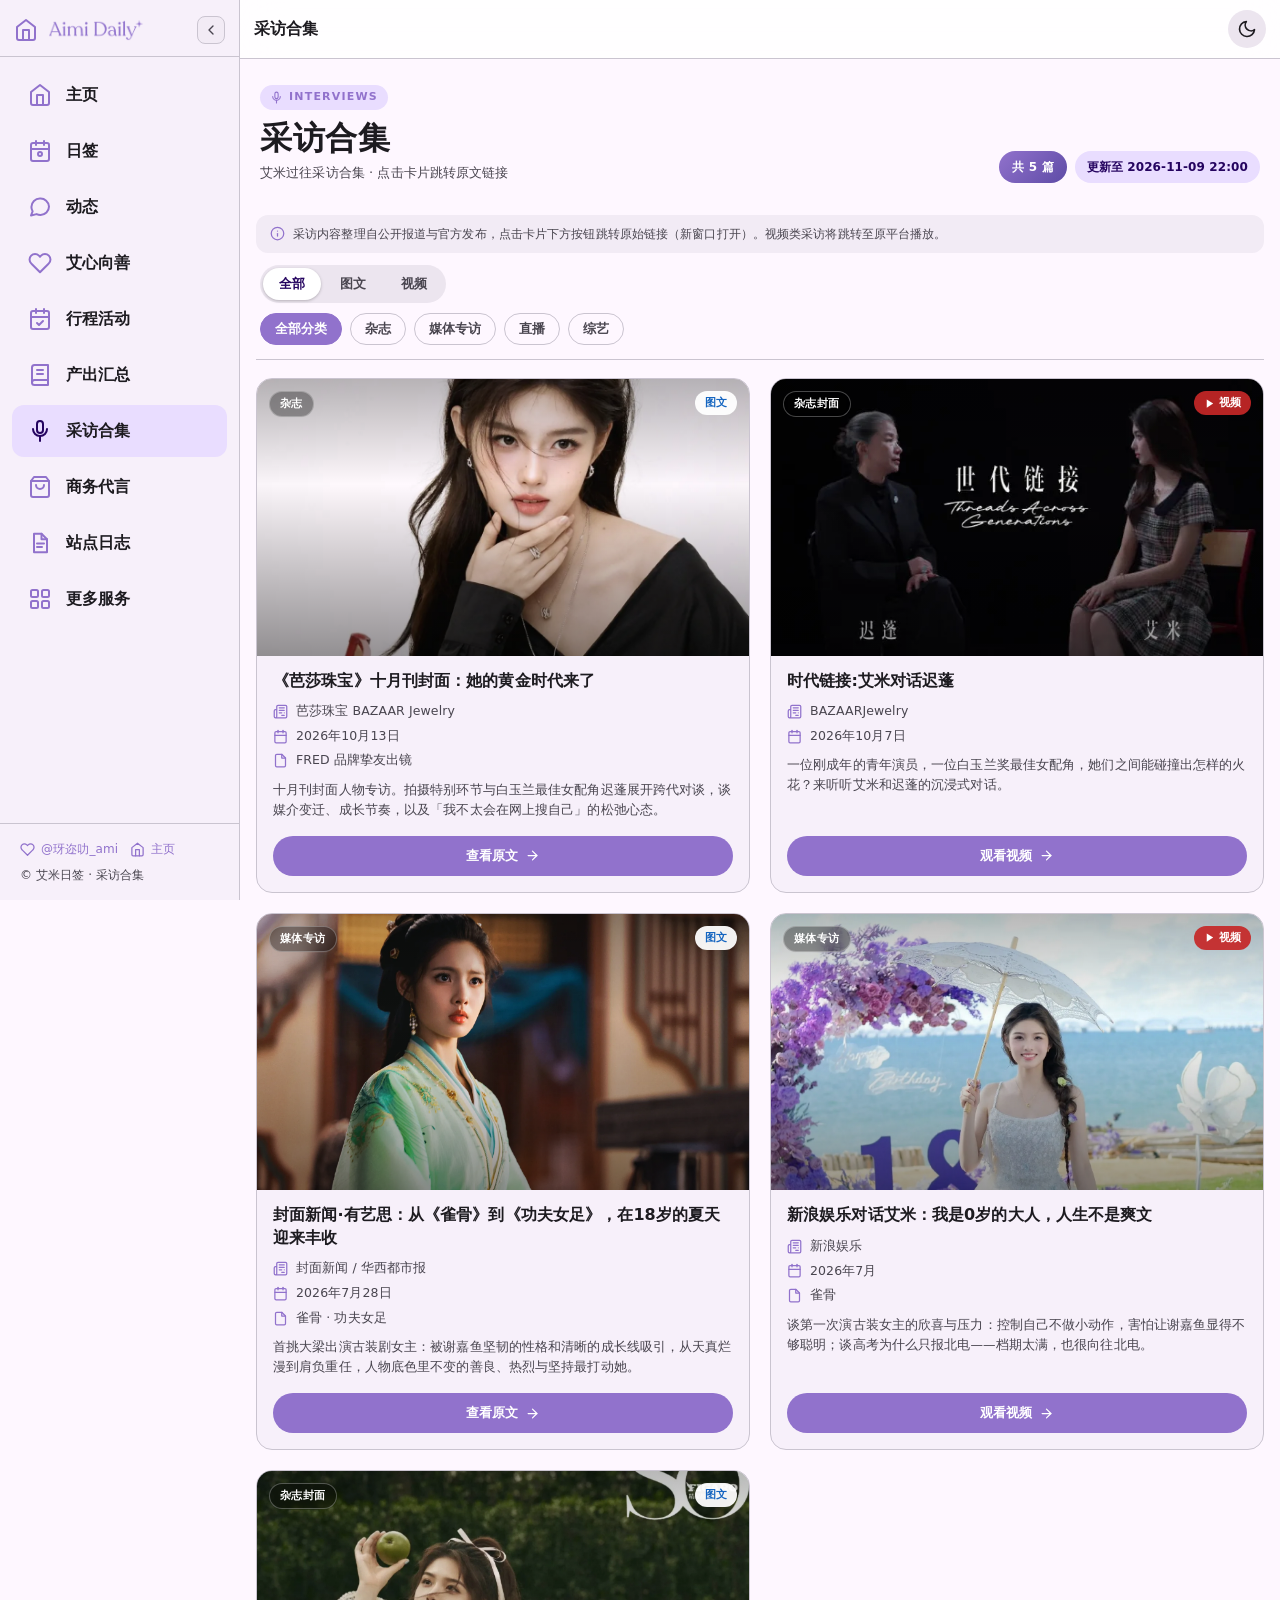
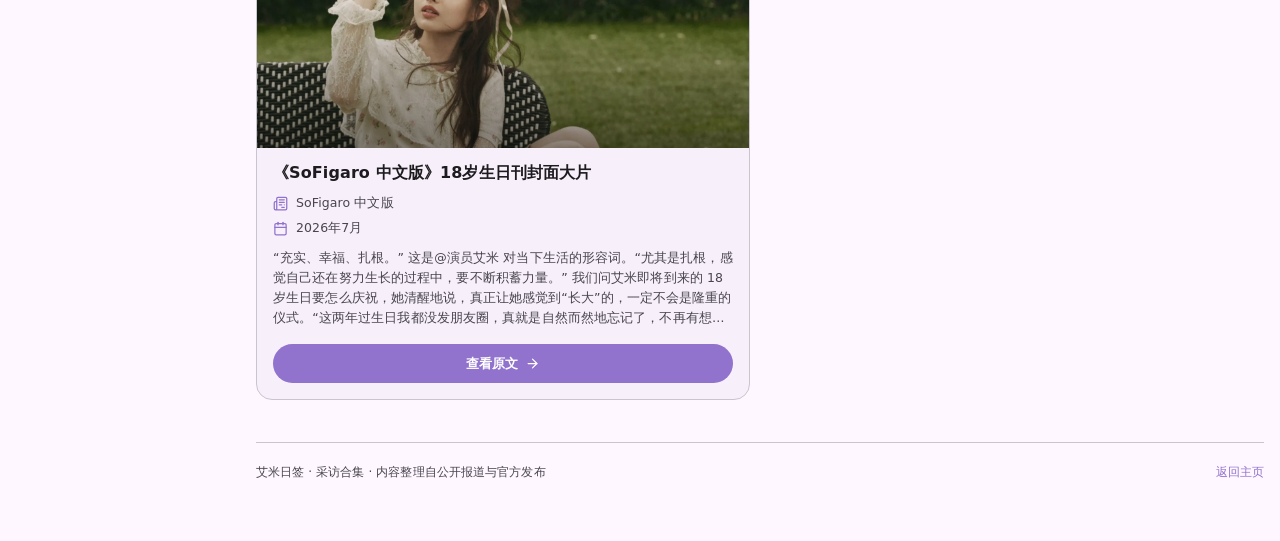
<file: interview.html>
<!DOCTYPE html>
<html lang="zh-CN">
<head>
<meta charset="UTF-8">
<meta name="viewport" content="width=device-width, initial-scale=1.0, viewport-fit=cover">
<title>采访合集 · 艾米日签</title>
<meta name="description" content="艾米日签 · 采访合集 — 汇总艾米过往采访：杂志封面、媒体专访、直播、综艺，图文与视频双维度筛选，点击跳转原文链接。">
<meta name="theme-color" content="#9172CC">
<link rel="icon" href="favicon.ico">
<link rel="apple-touch-icon" href="apple-touch-icon.png">
<link rel="manifest" href="manifest.json">
<meta name="apple-mobile-web-app-title" content="艾米日签">
<meta name="application-name" content="艾米日签">
<meta property="og:title" content="采访合集 · 艾米日签">
<meta property="og:description" content="艾米过往采访合集 · 杂志 / 媒体专访 / 直播 / 综艺">
<meta property="og:type" content="website">
<style>
  :root{
    --md-primary: #9172CC;
    --md-on-primary: #FFFFFF;
    --md-primary-container: #E9DDFF;
    --md-on-primary-container: #250460;
    --md-secondary: #5E5C71;
    --md-secondary-container: #E4E0F4;
    --md-on-secondary-container: #1B0A2E;
    --md-surface: #FEF7FF;
    --md-surface-dim: #DED7E0;
    --md-surface-bright: #FEF7FF;
    --md-surface-container-lowest: #FFFFFF;
    --md-surface-container-low: #F7F0FA;
    --md-surface-container: #F2EBF5;
    --md-surface-container-high: #ECE5EF;
    --md-surface-container-highest: #E6E0E9;
    --md-on-surface: #1D1B20;
    --md-on-surface-variant: #49454F;
    --md-outline: #79747E;
    --md-outline-variant: #CAC4D0;
    --md-success: #2E7D32;
    --md-success-container: #C8E6C9;
    --md-warning: #ED6C02;
    --md-elev-1: 0 1px 2px 0 rgba(0,0,0,0.12), 0 1px 3px 1px rgba(0,0,0,0.08);
    --md-elev-2: 0 1px 2px 0 rgba(0,0,0,0.16), 0 2px 6px 2px rgba(0,0,0,0.10);
    --md-elev-3: 0 4px 8px 3px rgba(0,0,0,0.10), 0 1px 3px 0 rgba(0,0,0,0.14);
    --md-radius-sm: 8px;
    --md-radius-md: 12px;
    --md-radius-lg: 16px;
  }
  [data-theme="dark"]{
    --md-surface: #141218;
    --md-surface-dim: #141218;
    --md-surface-bright: #141218;
    --md-surface-container-lowest: #0F0D13;
    --md-surface-container-low: #1D1B20;
    --md-surface-container: #211F26;
    --md-surface-container-high: #2B2930;
    --md-surface-container-highest: #36343B;
    --md-on-surface: #E6E0E9;
    --md-on-surface-variant: #CAC4D0;
    --md-outline: #938F99;
    --md-outline-variant: #49454F;
    --md-primary-container: #4A3A6B;
    --md-on-primary-container: #E9DDFF;
    --md-secondary-container: #4A4759;
    --md-on-secondary-container: #E4E0F4;
    --md-elev-1: 0 1px 2px 0 rgba(0,0,0,0.30), 0 1px 3px 1px rgba(0,0,0,0.20);
    --md-elev-2: 0 1px 2px 0 rgba(0,0,0,0.40), 0 2px 6px 2px rgba(0,0,0,0.25);
    --md-elev-3: 0 4px 8px 3px rgba(0,0,0,0.35), 0 1px 3px 0 rgba(0,0,0,0.30);
  }
  *{box-sizing:border-box;margin:0;padding:0;-webkit-tap-highlight-color:transparent}
  body{
    font-family: "MiSans", "HarmonyOS Sans SC", "PingFang SC", "Microsoft YaHei", Roboto, system-ui, sans-serif;
    background: var(--md-surface);
    color: var(--md-on-surface);
    min-height: 100vh;
    line-height: 1.5;
    font-size: 14px;
    letter-spacing: 0.1px;
  }
  .wrap{max-width: 1180px; margin: 0 auto; padding: 0 16px 60px;}

  /* ===== 顶部导航条 ===== */
  .iv-topbar{
    position: sticky; top: 0; z-index: 20;
    display: flex; align-items: center; gap: 10px;
    padding: 10px 14px;
    padding-top: calc(10px + env(safe-area-inset-top, 0px));
    background: rgba(255,255,255,0.82);
    backdrop-filter: blur(20px) saturate(180%);
    -webkit-backdrop-filter: blur(20px) saturate(180%);
    border-bottom: 1px solid var(--md-outline-variant);
  }
  [data-theme="dark"] .iv-topbar{ background: rgba(20,18,24,0.82); }
  .iv-icon-btn{
    width: 38px; height: 38px; border-radius: 50%; flex-shrink: 0;
    display: flex; align-items: center; justify-content: center;
    background: var(--md-surface-container-high); color: var(--md-on-surface);
    text-decoration: none; border: none; cursor: pointer;
  }
  .iv-icon-btn svg{ width: 20px; height: 20px; stroke: currentColor; }
  .iv-topbar-title{
    flex: 1; min-width: 0;
    font-size: 16px; font-weight: 700; color: var(--md-on-surface);
    white-space: nowrap; overflow: hidden; text-overflow: ellipsis;
  }
  .iv-theme .theme-icon{width:20px; height:20px; stroke:currentColor;}
  .iv-theme .theme-icon-sun{display:none;}
  [data-theme="dark"] .iv-theme .theme-icon-moon{display:none;}
  [data-theme="dark"] .iv-theme .theme-icon-sun{display:block;}

  /* ===== Hero ===== */
  .iv-hero{
    padding: 26px 4px 18px;
    display: flex; align-items: flex-end; justify-content: space-between; gap: 14px; flex-wrap: wrap;
  }
  .iv-hero-left{ min-width: 0; }
  .iv-hero-kicker{
    display: inline-flex; align-items: center; gap: 6px;
    font-size: 11px; font-weight: 700; letter-spacing: 1.2px; text-transform: uppercase;
    color: var(--md-primary);
    background: var(--md-primary-container); padding: 4px 10px; border-radius: 999px;
    margin-bottom: 10px;
  }
  .iv-hero-kicker svg{ width:13px; height:13px; stroke:currentColor; }
  .iv-hero-title{ font-size: 28px; font-weight: 800; letter-spacing: .5px; line-height: 1.15; }
  .iv-hero-sub{ font-size: 13px; color: var(--md-on-surface-variant); margin-top: 7px; }
  .iv-hero-right{ display: flex; align-items: center; gap: 8px; flex-wrap: wrap; }
  .iv-count-pill{
    font-size: 12px; font-weight: 700; color: var(--md-on-primary);
    background: linear-gradient(135deg, #9172CC, #5E4BA6);
    padding: 7px 13px; border-radius: 999px; white-space: nowrap;
  }
  .iv-updated{
    font-size: 12px; font-weight: 600; color: var(--md-on-primary-container);
    background: var(--md-primary-container); padding: 7px 12px; border-radius: 999px;
    white-space: nowrap;
  }

  /* ===== 筛选区 ===== */
  .iv-filter{
    position: sticky; top: 59px; z-index: 15;
    display: flex; flex-direction: column; gap: 10px;
    padding: 12px 4px;
    background: var(--md-surface);
    border-bottom: 1px solid var(--md-outline-variant);
  }
  .iv-segment{
    display: inline-flex; gap: 3px; padding: 3px;
    background: var(--md-surface-container-high); border-radius: 999px;
    align-self: flex-start;
  }
  .iv-seg{
    border: none; cursor: pointer; background: transparent;
    color: var(--md-on-surface-variant);
    font-size: 13px; font-weight: 600; font-family: inherit;
    padding: 7px 16px; border-radius: 999px; transition: background .2s, color .2s;
    white-space: nowrap;
  }
  .iv-seg.active{ background: var(--md-surface-container-lowest); color: var(--md-on-primary-container); box-shadow: var(--md-elev-1); }
  [data-theme="dark"] .iv-seg.active{ background: var(--md-surface-container-highest); color: var(--md-on-primary-container); }
  .iv-chips{ display: flex; gap: 8px; overflow-x: auto; padding-bottom: 2px; scrollbar-width: none; }
  .iv-chips::-webkit-scrollbar{ display: none; }
  .iv-chip{
    border: 1px solid var(--md-outline-variant); background: transparent;
    color: var(--md-on-surface-variant);
    font-size: 13px; font-weight: 600; font-family: inherit;
    padding: 6px 14px; border-radius: 999px; cursor: pointer; white-space: nowrap;
    transition: all .18s; flex-shrink: 0;
  }
  .iv-chip:hover{ border-color: var(--md-primary); color: var(--md-primary); }
  .iv-chip.active{ background: var(--md-primary); border-color: var(--md-primary); color: var(--md-on-primary); }

  /* ===== 卡片网格 ===== */
  .iv-grid{
    display: grid;
    grid-template-columns: repeat(auto-fill, minmax(300px, 1fr));
    gap: 16px;
    padding: 18px 0 8px;
  }
  .iv-card{
    display: flex; flex-direction: column;
    background: var(--md-surface-container-low);
    border: 1px solid var(--md-outline-variant);
    border-radius: var(--md-radius-lg);
    overflow: hidden;
    transition: transform .22s cubic-bezier(.22,.61,.36,1), box-shadow .22s, border-color .22s;
  }
  .iv-card:hover{ transform: translateY(-3px); box-shadow: var(--md-elev-3); border-color: var(--md-primary); }

  /* 封面 / 占位头图 */
  .iv-cover{
    position: relative; width: 100%; aspect-ratio: 16 / 9;
    background: linear-gradient(135deg, var(--g1, #9172CC), var(--g2, #5E4BA6));
    overflow: hidden; flex-shrink: 0;
  }
  .iv-cover img{ width: 100%; height: 100%; object-fit: cover; display: block; }
  .iv-cover-ph{
    position: absolute; inset: 0;
    display: flex; align-items: center; justify-content: center;
    color: rgba(255,255,255,.92);
  }
  .iv-cover-ph svg{ width: 44px; height: 44px; opacity: .85; }
  .iv-cover::after{
    content: ''; position: absolute; inset: 0;
    background: linear-gradient(180deg, rgba(0,0,0,.28) 0%, rgba(0,0,0,0) 38%, rgba(0,0,0,.42) 100%);
  }
  .iv-badge{
    position: absolute; left: 12px; top: 12px; z-index: 2;
    font-size: 11px; font-weight: 700; letter-spacing: .4px;
    color: #fff; background: rgba(0,0,0,.34);
    backdrop-filter: blur(8px); -webkit-backdrop-filter: blur(8px);
    padding: 4px 10px; border-radius: 999px;
    border: 1px solid rgba(255,255,255,.28);
  }
  .iv-type{
    position: absolute; right: 12px; top: 12px; z-index: 2;
    display: inline-flex; align-items: center; gap: 4px;
    font-size: 11px; font-weight: 700;
    padding: 4px 10px; border-radius: 999px;
  }
  .iv-type svg{ width: 11px; height: 11px; fill: currentColor; }
  .iv-type.tp-video{ background: rgba(198,40,40,.92); color: #fff; }
  .iv-type.tp-text{ background: rgba(255,255,255,.94); color: #1565C0; }

  /* 卡片正文 */
  .iv-body{ display: flex; flex-direction: column; gap: 10px; padding: 14px 16px 16px; flex: 1; }
  .iv-title{ font-size: 16px; font-weight: 700; line-height: 1.4; }
  .iv-meta{ display: flex; flex-direction: column; gap: 6px; }
  .iv-meta-row{
    display: flex; align-items: center; gap: 8px;
    font-size: 12.5px; color: var(--md-on-surface-variant);
  }
  .iv-meta-row svg{ width: 15px; height: 15px; stroke: var(--md-primary); flex-shrink: 0; }
  .iv-meta-row .val{ min-width: 0; }
  .iv-note{
    font-size: 12.5px; line-height: 1.6; color: var(--md-on-surface-variant);
    display: -webkit-box; -webkit-line-clamp: 4; -webkit-box-orient: vertical;
    overflow: hidden;
  }
  .iv-btns{ margin-top: auto; padding-top: 6px; }
  .iv-btn{
    display: inline-flex; align-items: center; justify-content: center; gap: 7px;
    width: 100%;
    padding: 10px 16px; border-radius: 999px;
    background: var(--md-primary); color: var(--md-on-primary);
    font-size: 13px; font-weight: 700; text-decoration: none;
    transition: filter .18s, transform .18s;
  }
  .iv-btn:hover{ filter: brightness(1.08); transform: translateY(-1px); }
  .iv-btn svg{ width: 15px; height: 15px; stroke: currentColor; }

  /* 空状态 */
  .iv-empty{
    text-align: center; padding: 70px 20px; color: var(--md-on-surface-variant);
  }
  .iv-empty .big{ font-size: 40px; display: block; margin-bottom: 12px; }
  .iv-empty .line{ font-size: 13px; }

  /* 页脚 */
  .iv-footer{
    margin-top: 34px; padding-top: 20px;
    border-top: 1px solid var(--md-outline-variant);
    display: flex; flex-wrap: wrap; align-items: center; justify-content: space-between; gap: 10px;
    font-size: 12px; color: var(--md-on-surface-variant);
  }
  .iv-footer a{ color: var(--md-primary); text-decoration: none; }
  .iv-tip{
    font-size: 12px; color: var(--md-on-surface-variant);
    background: var(--md-surface-container); border-radius: var(--md-radius-md);
    padding: 10px 14px; margin-top: 14px;
    display: flex; align-items: flex-start; gap: 8px;
  }
  .iv-tip svg{ width: 15px; height: 15px; stroke: var(--md-primary); flex-shrink: 0; margin-top: 1px; }

  /* ===== 侧边栏（大屏） ===== */
  .app-shell{ display: block; }
  .app-sidebar{ display: none; }
  .menu-item{ display:flex; align-items:center; gap:14px; padding:14px 16px; border-radius:12px; cursor:pointer; transition:background .2s; color:var(--md-on-surface); text-decoration:none; }
  .menu-item:hover{ background:var(--md-surface-container-high); }
  .menu-item.active{ background:var(--md-primary-container); }
  .menu-item.active .ico{ color:var(--md-on-primary-container); }
  .menu-item .ico{ width:24px; height:24px; color:var(--md-primary); flex-shrink:0; }
  .menu-item .ico svg{ width:24px; height:24px; stroke:currentColor; }
  .menu-item-text{ display:flex; flex-direction:column; flex:1; min-width:0; overflow:hidden; }
  .menu-item .txt{ font-size:16px; font-weight:600; white-space:nowrap; overflow:hidden; text-overflow:ellipsis; }
  .menu-item .sub{ display:none; font-size:12px; color:var(--md-on-surface-variant); margin-top:2px; white-space:nowrap; overflow:hidden; text-overflow:ellipsis; }
  .menu-list{ padding:12px; display:flex; flex-direction:column; gap:4px; }
  .sidebar-header{ padding:16px 14px 12px; border-bottom:1px solid var(--md-outline-variant); display:flex; align-items:center; justify-content:space-between; gap:10px; color:var(--md-primary); }
  .sidebar-header svg{ width:24px; height:24px; flex-shrink:0; }
  .sidebar-header .brand-logo{ height:22px; width:auto; display:block; }
  [data-theme="dark"] .sidebar-header .brand-logo{ filter:brightness(1.2); }
  .sidebar-brand{ display:flex; align-items:center; gap:10px; min-width:0; }
  .sidebar-toggle{ width:28px; height:28px; flex-shrink:0; display:inline-flex; align-items:center; justify-content:center; border:1px solid var(--md-outline-variant); background:var(--md-surface-container); color:var(--md-on-surface-variant); border-radius:8px; cursor:pointer; transition:background .15s,color .15s,transform .25s; }
  .sidebar-toggle svg{ width:16px; height:16px; }
  .sidebar-toggle:hover{ background:var(--md-surface-container-high); color:var(--md-primary); }
  .sidebar-footer{ margin-top:auto; padding:16px 20px; border-top:1px solid var(--md-outline-variant); font-size:12px; color:var(--md-on-surface-variant); }
  .sidebar-footer .footer-links a{ display:inline-flex; align-items:center; gap:6px; color:var(--md-primary); text-decoration:none; }
  .sidebar-footer .footer-links svg{ width:15px; height:15px; stroke:currentColor; }

  /* ===== 手机端全屏菜单 ===== */
  .menu-overlay{ position:fixed; inset:0; background:var(--md-surface); z-index:200; transform:translateY(-100%); transition:transform .4s cubic-bezier(0.4,0,0.2,1); display:flex; flex-direction:column; overflow-y:auto; }
  .menu-overlay.open{ transform:translateY(0); }
  .menu-close{ position:absolute; right:16px; top:16px; width:40px; height:40px; border-radius:50%; background:var(--md-surface-container-high); border:none; cursor:pointer; color:var(--md-on-surface); display:flex; align-items:center; justify-content:center; }
  .menu-close svg{ width:22px; height:22px; stroke:currentColor; }
  .menu-header{ padding:28px 24px 16px; font-size:20px; font-weight:700; color:var(--md-on-surface); border-bottom:1px solid var(--md-outline-variant); }

  @media (min-width: 768px){
    .app-shell{ display:flex; flex-direction:row; }
    .app-sidebar{ width:240px; flex-shrink:0; display:flex !important; flex-direction:column; background:var(--md-surface-container-low); border-right:1px solid var(--md-outline-variant); position:sticky; top:0; height:100vh; overflow-y:auto; z-index:50; }
    .app-sidebar.collapsed{ width:64px; overflow:visible; transition:width .25s cubic-bezier(.22,.61,.36,1); }
    .app-sidebar.collapsed .sidebar-header{ flex-direction:column; gap:10px; padding:16px 8px 12px; justify-content:flex-start; }
    .app-sidebar.collapsed .sidebar-brand{ display:none; }
    .app-sidebar.collapsed .sidebar-toggle{ display:inline-flex; }
    .app-sidebar.collapsed .sidebar-toggle svg{ transform:rotate(180deg); }
    .app-sidebar.collapsed .menu-list{ padding:12px 8px; }
    .app-sidebar.collapsed .menu-item{ padding:12px 0; justify-content:center; border-radius:12px; position:relative; }
    .app-sidebar.collapsed .menu-item-text{ display:none; }
    .app-sidebar.collapsed .menu-item .ico{ margin:0; }
    .app-sidebar.collapsed .sidebar-footer{ padding:12px 8px; }
    .app-sidebar.collapsed .sidebar-footer .footer-links{ flex-direction:column; align-items:center; justify-content:center; gap:8px; flex-wrap:nowrap; }
    .app-sidebar.collapsed .sidebar-footer .footer-links a{ padding:8px; justify-content:center; font-size:0; }
    .app-sidebar.collapsed .sidebar-footer .footer-links a svg{ width:18px; height:18px; margin:0; }
    .app-sidebar.collapsed .sidebar-footer > div:last-child{ display:none; }
    .app-sidebar.collapsed .menu-item:hover::after{ content:attr(data-tooltip); position:absolute; left:calc(100% + 10px); top:50%; transform:translateY(-50%); background:var(--md-surface-container-highest); color:var(--md-on-surface); padding:6px 10px; border-radius:8px; font-size:12px; white-space:nowrap; box-shadow:0 4px 12px rgba(0,0,0,.18); z-index:200; pointer-events:none; }
    .app-content{ flex:1; min-width:0; }
    .app-content .wrap{ max-width:none; margin:0; }
    .menu-overlay{ display:none !important; }
    .iv-menu-btn{ display:none !important; }
    .iv-filter{ top: 58px; }
    .iv-grid{ grid-template-columns: repeat(auto-fill, minmax(330px, 1fr)); gap: 20px; }
  }
  @media (min-width: 1280px){
    .iv-grid{ grid-template-columns: repeat(auto-fill, minmax(360px, 1fr)); }
    .iv-hero-title{ font-size: 32px; }
  }
</style>
<link rel="stylesheet" href="app-mobile.css">
</head>
<body>

<div class="app-shell">
  <!-- 左侧侧边栏（平板 / 电脑显示） -->
  <aside class="app-sidebar" id="appSidebar">
    <div class="sidebar-header">
      <div class="sidebar-brand">
        <svg viewBox="0 0 24 24" fill="none" stroke="currentColor" stroke-width="2" stroke-linecap="round" stroke-linejoin="round"><path d="m3 9 9-7 9 7v11a2 2 0 0 1-2 2H5a2 2 0 0 1-2-2z"/><polyline points="9 22 9 12 15 12 15 22"/></svg>
        <img class="brand-logo" src="logo_aimi_daily.png" alt="Aimi Daily">
      </div>
      <button class="sidebar-toggle" id="sidebarToggle" title="折叠/展开侧边栏" aria-label="折叠/展开侧边栏">
        <svg viewBox="0 0 24 24" fill="none" stroke="currentColor" stroke-width="2" stroke-linecap="round" stroke-linejoin="round"><polyline points="15 18 9 12 15 6"/></svg>
      </button>
    </div>
    <div class="menu-list">
      <a class="menu-item" href="index.html" data-tooltip="主页">
        <div class="ico"><svg viewBox="0 0 24 24" fill="none" stroke="currentColor" stroke-width="2" stroke-linecap="round" stroke-linejoin="round"><path d="m3 9 9-7 9 7v11a2 2 0 0 1-2 2H5a2 2 0 0 1-2-2z"/><polyline points="9 22 9 12 15 12 15 22"/></svg></div>
        <div class="menu-item-text">
          <div class="txt">主页</div>
          <div class="sub">艾米日签 · 每日动态简报</div>
        </div>
      </a>
      <a class="menu-item" href="index.html#riqian" data-tooltip="日签">
        <div class="ico"><svg viewBox="0 0 24 24" fill="none" stroke="currentColor" stroke-width="2" stroke-linecap="round" stroke-linejoin="round"><rect x="3" y="4" width="18" height="18" rx="2" ry="2"/><line x1="16" y1="2" x2="16" y2="6"/><line x1="8" y1="2" x2="8" y2="6"/><line x1="3" y1="10" x2="21" y2="10"/><circle cx="12" cy="15" r="2"/></svg></div>
        <div class="menu-item-text">
          <div class="txt">日签</div>
          <div class="sub">艾米日签合集</div>
        </div>
      </a>
      <a class="menu-item" href="dynamics.html" data-tooltip="动态">
        <div class="ico"><svg viewBox="0 0 24 24" fill="none" stroke="currentColor" stroke-width="2" stroke-linecap="round" stroke-linejoin="round"><path d="M21 11.5a8.4 8.4 0 0 1-8.6 8.4 9.2 9.2 0 0 1-3.8-.8L3 20.5l1.6-4.2a8.6 8.6 0 0 1-1.2-4.3A8.4 8.4 0 0 1 12 3.6a8.4 8.4 0 0 1 9 7.9Z"/></svg></div>
        <div class="menu-item-text">
          <div class="txt">动态</div>
          <div class="sub">微博 · 最近一周</div>
        </div>
      </a>
      <a class="menu-item" href="aixin.html" data-tooltip="艾心向善">
        <div class="ico"><svg viewBox="0 0 24 24" fill="none" stroke="currentColor" stroke-width="2" stroke-linecap="round" stroke-linejoin="round"><path d="M20.84 4.61a5.5 5.5 0 0 0-7.78 0L12 5.67l-1.06-1.06a5.5 5.5 0 0 0-7.78 7.78l1.06 1.06L12 21.23l7.78-7.78 1.06-1.06a5.5 5.5 0 0 0 0-7.78z"/></svg></div>
        <div class="menu-item-text">
          <div class="txt">艾心向善</div>
          <div class="sub">粉丝公益 · 动态追踪</div>
        </div>
      </a>
      <a class="menu-item" href="xingcheng.html" data-tooltip="行程活动">
        <div class="ico"><svg viewBox="0 0 24 24" fill="none" stroke="currentColor" stroke-width="2" stroke-linecap="round" stroke-linejoin="round"><rect x="3" y="4" width="18" height="18" rx="2" ry="2"/><line x1="16" y1="2" x2="16" y2="6"/><line x1="8" y1="2" x2="8" y2="6"/><line x1="3" y1="10" x2="21" y2="10"/><path d="m9 16 2 2 4-4"/></svg></div>
        <div class="menu-item-text">
          <div class="txt">行程活动</div>
          <div class="sub">公开行程 · 活动汇总</div>
        </div>
      </a>
      <a class="menu-item" href="chanchu.html" data-tooltip="产出汇总">
        <div class="ico"><svg viewBox="0 0 24 24" fill="none" stroke="currentColor" stroke-width="2" stroke-linecap="round" stroke-linejoin="round"><path d="M4 19.5A2.5 2.5 0 0 1 6.5 17H20"/><path d="M6.5 2H20v20H6.5A2.5 2.5 0 0 1 4 19.5v-15A2.5 2.5 0 0 1 6.5 2z"/><line x1="9" y1="7" x2="15" y2="7"/><line x1="9" y1="11" x2="15" y2="11"/></svg></div>
        <div class="menu-item-text">
          <div class="txt">产出汇总</div>
          <div class="sub">由 @艾产速览 整理汇总</div>
        </div>
      </a>
      <a class="menu-item active" href="interview.html" data-tooltip="采访合集">
        <div class="ico"><svg viewBox="0 0 24 24" fill="none" stroke="currentColor" stroke-width="2" stroke-linecap="round" stroke-linejoin="round"><rect x="9" y="2" width="6" height="12" rx="3"/><path d="M5 10a7 7 0 0 0 14 0"/><line x1="12" y1="17" x2="12" y2="22"/></svg></div>
        <div class="menu-item-text">
          <div class="txt">采访合集</div>
          <div class="sub">杂志 · 专访 · 直播 · 综艺</div>
        </div>
      </a>
      <a class="menu-item" href="brands.html" data-tooltip="商务代言">
        <div class="ico"><svg viewBox="0 0 24 24" fill="none" stroke="currentColor" stroke-width="2" stroke-linecap="round" stroke-linejoin="round"><path d="M6 2 3 6v14a2 2 0 0 0 2 2h14a2 2 0 0 0 2-2V6l-3-4z"/><line x1="3" y1="6" x2="21" y2="6"/><path d="M16 10a4 4 0 0 1-8 0"/></svg></div>
        <div class="menu-item-text">
          <div class="txt">商务代言</div>
          <div class="sub">进行中品牌合作</div>
        </div>
      </a>
          <a class="menu-item menu-item-link" href="blog.html" data-tooltip="站点日志">
        <div class="ico"><svg viewBox="0 0 24 24" fill="none" stroke="currentColor" stroke-width="2" stroke-linecap="round" stroke-linejoin="round"><path d="M6 2.8h7.5L19 8.3v12.9H6z"/><path d="M13.5 2.8v5.5H19M9 12.5h7M9 16h5"/></svg></div>
        <div class="menu-item-text">
          <div class="txt">站点日志</div>
          <div class="sub">更新记录与说明</div>
        </div>
      </a>
      <a class="menu-item menu-item-link" href="services.html" data-tooltip="更多服务">
        <div class="ico"><svg viewBox="0 0 24 24" fill="none" stroke="currentColor" stroke-width="2" stroke-linecap="round" stroke-linejoin="round"><rect x="3" y="3" width="7" height="7" rx="1.5"/><rect x="14" y="3" width="7" height="7" rx="1.5"/><rect x="3" y="14" width="7" height="7" rx="1.5"/><rect x="14" y="14" width="7" height="7" rx="1.5"/></svg></div>
        <div class="menu-item-text">
          <div class="txt">更多服务</div>
          <div class="sub">站内打开第三方网页</div>
        </div>
      </a>
</div>
    <div class="sidebar-footer">
      <div class="footer-links" style="display:flex; gap:12px; flex-wrap:wrap;">
        <a href="https://weibo.com/6320241831" target="_blank" rel="noopener" title="@玡迩叻_ami"><svg viewBox="0 0 24 24" fill="none" stroke="currentColor" stroke-width="2" stroke-linecap="round" stroke-linejoin="round"><path d="M20.84 4.61a5.5 5.5 0 0 0-7.78 0L12 5.67l-1.06-1.06a5.5 5.5 0 0 0-7.78 7.78l1.06 1.06L12 21.23l7.78-7.78 1.06-1.06a5.5 5.5 0 0 0 0-7.78z"/></svg><span> @玡迩叻_ami</span></a>
        <a href="index.html" rel="noopener" title="主页"><svg viewBox="0 0 24 24" fill="none" stroke="currentColor" stroke-width="2" stroke-linecap="round" stroke-linejoin="round"><path d="m3 9 9-7 9 7v11a2 2 0 0 1-2 2H5a2 2 0 0 1-2-2z"/><polyline points="9 22 9 12 15 12 15 22"/></svg><span> 主页</span></a>
      </div>
      <div style="margin-top:8px;">© 艾米日签 · 采访合集</div>
    </div>
  </aside>

  <!-- 内容区 -->
  <div class="app-content">
    <div class="iv-topbar">
      <button class="iv-icon-btn iv-menu-btn" id="menuBtn" title="菜单" aria-label="菜单">
        <svg viewBox="0 0 24 24" fill="none" stroke-width="2" stroke-linecap="round" stroke-linejoin="round"><line x1="3" y1="6" x2="21" y2="6"/><line x1="3" y1="12" x2="21" y2="12"/><line x1="3" y1="18" x2="21" y2="18"/></svg>
      </button>
      <div class="iv-topbar-title">采访合集</div>
      <button class="iv-icon-btn iv-theme" id="ivTheme" title="切换深色/浅色" aria-label="切换深色/浅色">
        <svg class="theme-icon theme-icon-moon" viewBox="0 0 24 24" fill="none" stroke="currentColor" stroke-width="2" stroke-linecap="round" stroke-linejoin="round"><path d="M21 12.79A9 9 0 1 1 11.21 3 7 7 0 0 0 21 12.79z"/></svg>
        <svg class="theme-icon theme-icon-sun" viewBox="0 0 24 24" fill="none" stroke="currentColor" stroke-width="2" stroke-linecap="round" stroke-linejoin="round"><circle cx="12" cy="12" r="4"/><line x1="12" y1="2" x2="12" y2="4"/><line x1="12" y1="20" x2="12" y2="22"/><line x1="4.93" y1="4.93" x2="6.34" y2="6.34"/><line x1="17.66" y1="17.66" x2="19.07" y2="19.07"/><line x1="2" y1="12" x2="4" y2="12"/><line x1="20" y1="12" x2="22" y2="12"/><line x1="4.93" y1="19.07" x2="6.34" y2="17.66"/><line x1="17.66" y1="6.34" x2="19.07" y2="4.93"/></svg>
      </button>
    </div>

    <div class="wrap">
      <div class="iv-hero">
        <div class="iv-hero-left">
          <div class="iv-hero-kicker">
            <svg viewBox="0 0 24 24" fill="none" stroke="currentColor" stroke-width="2" stroke-linecap="round" stroke-linejoin="round"><rect x="9" y="2" width="6" height="12" rx="3"/><path d="M5 10a7 7 0 0 0 14 0"/><line x1="12" y1="17" x2="12" y2="22"/></svg>
            INTERVIEWS
          </div>
          <h1 class="iv-hero-title">采访合集</h1>
          <div class="iv-hero-sub" id="ivIntro">艾米过往采访合集 · 点击卡片跳转原文链接</div>
        </div>
        <div class="iv-hero-right">
          <div class="iv-count-pill" id="ivCount">共 0 篇</div>
          <div class="iv-updated" id="ivUpdated">更新至 —</div>
        </div>
      </div>

      <div class="iv-tip">
        <svg viewBox="0 0 24 24" fill="none" stroke="currentColor" stroke-width="2" stroke-linecap="round" stroke-linejoin="round"><circle cx="12" cy="12" r="10"/><line x1="12" y1="16" x2="12" y2="12"/><line x1="12" y1="8" x2="12.01" y2="8"/></svg>
        <span>采访内容整理自公开报道与官方发布，点击卡片下方按钮跳转原始链接（新窗口打开）。视频类采访将跳转至原平台播放。</span>
      </div>

      <div class="iv-filter">
        <div class="iv-segment" id="ivSegment">
          <button class="iv-seg active" data-type="all">全部</button>
          <button class="iv-seg" data-type="图文">图文</button>
          <button class="iv-seg" data-type="视频">视频</button>
        </div>
        <div class="iv-chips" id="ivChips"></div>
      </div>

      <div class="iv-grid" id="ivGrid"></div>
      <div class="iv-empty" id="ivEmpty" hidden>
        <span class="big">🎤</span>
        <div class="line">该筛选条件下暂无采访内容</div>
      </div>

      <footer class="iv-footer">
        <div>艾米日签 · 采访合集 · 内容整理自公开报道与官方发布</div>
        <div><a href="index.html">返回主页</a></div>
      </footer>
    </div>
  </div><!-- /app-content -->
</div><!-- /app-shell -->

<!-- 全屏菜单（手机端） -->
<div class="menu-overlay" id="menuOverlay">
  <button class="menu-close" id="menuClose" aria-label="关闭菜单">
    <svg viewBox="0 0 24 24" fill="none" stroke-width="2" stroke-linecap="round" stroke-linejoin="round"><line x1="18" y1="6" x2="6" y2="18"/><line x1="6" y1="6" x2="18" y2="18"/></svg>
  </button>
  <div class="menu-header">页面导航</div>
  <div class="menu-list">
    <a class="menu-item" href="index.html">
      <div class="ico"><svg viewBox="0 0 24 24" fill="none" stroke="currentColor" stroke-width="2" stroke-linecap="round" stroke-linejoin="round"><path d="m3 9 9-7 9 7v11a2 2 0 0 1-2 2H5a2 2 0 0 1-2-2z"/><polyline points="9 22 9 12 15 12 15 22"/></svg></div>
      <div class="menu-item-text">
        <div class="txt">主页</div>
        <div class="sub">艾米日签 · 每日动态简报</div>
      </div>
    </a>
    <a class="menu-item" href="index.html#riqian">
      <div class="ico"><svg viewBox="0 0 24 24" fill="none" stroke="currentColor" stroke-width="2" stroke-linecap="round" stroke-linejoin="round"><rect x="3" y="4" width="18" height="18" rx="2" ry="2"/><line x1="16" y1="2" x2="16" y2="6"/><line x1="8" y1="2" x2="8" y2="6"/><line x1="3" y1="10" x2="21" y2="10"/><circle cx="12" cy="15" r="2"/></svg></div>
      <div class="menu-item-text">
        <div class="txt">日签</div>
        <div class="sub">艾米日签合集</div>
      </div>
    </a>
    <a class="menu-item" href="dynamics.html" data-tooltip="动态">
      <div class="ico"><svg viewBox="0 0 24 24" fill="none" stroke="currentColor" stroke-width="2" stroke-linecap="round" stroke-linejoin="round"><path d="M21 11.5a8.4 8.4 0 0 1-8.6 8.4 9.2 9.2 0 0 1-3.8-.8L3 20.5l1.6-4.2a8.6 8.6 0 0 1-1.2-4.3A8.4 8.4 0 0 1 12 3.6a8.4 8.4 0 0 1 9 7.9Z"/></svg></div>
      <div class="menu-item-text">
        <div class="txt">动态</div>
        <div class="sub">微博 · 最近一周</div>
      </div>
    </a>
    <a class="menu-item" href="aixin.html" data-tooltip="艾心向善">>
      <div class="ico"><svg viewBox="0 0 24 24" fill="none" stroke="currentColor" stroke-width="2" stroke-linecap="round" stroke-linejoin="round"><path d="M20.84 4.61a5.5 5.5 0 0 0-7.78 0L12 5.67l-1.06-1.06a5.5 5.5 0 0 0-7.78 7.78l1.06 1.06L12 21.23l7.78-7.78 1.06-1.06a5.5 5.5 0 0 0 0-7.78z"/></svg></div>
      <div class="menu-item-text">
        <div class="txt">艾心向善</div>
        <div class="sub">粉丝公益 · 动态追踪</div>
      </div>
    </a>
    <a class="menu-item" href="xingcheng.html">
      <div class="ico"><svg viewBox="0 0 24 24" fill="none" stroke="currentColor" stroke-width="2" stroke-linecap="round" stroke-linejoin="round"><rect x="3" y="4" width="18" height="18" rx="2" ry="2"/><line x1="16" y1="2" x2="16" y2="6"/><line x1="8" y1="2" x2="8" y2="6"/><line x1="3" y1="10" x2="21" y2="10"/><path d="m9 16 2 2 4-4"/></svg></div>
      <div class="menu-item-text">
        <div class="txt">行程活动</div>
        <div class="sub">公开行程 · 活动汇总</div>
      </div>
    </a>
    <a class="menu-item" href="chanchu.html">
      <div class="ico"><svg viewBox="0 0 24 24" fill="none" stroke="currentColor" stroke-width="2" stroke-linecap="round" stroke-linejoin="round"><path d="M4 19.5A2.5 2.5 0 0 1 6.5 17H20"/><path d="M6.5 2H20v20H6.5A2.5 2.5 0 0 1 4 19.5v-15A2.5 2.5 0 0 1 6.5 2z"/><line x1="9" y1="7" x2="15" y2="7"/><line x1="9" y1="11" x2="15" y2="11"/></svg></div>
      <div class="menu-item-text">
        <div class="txt">产出汇总</div>
        <div class="sub">由 @艾产速览 整理汇总</div>
      </div>
    </a>
    <a class="menu-item active" href="interview.html">
      <div class="ico"><svg viewBox="0 0 24 24" fill="none" stroke="currentColor" stroke-width="2" stroke-linecap="round" stroke-linejoin="round"><rect x="9" y="2" width="6" height="12" rx="3"/><path d="M5 10a7 7 0 0 0 14 0"/><line x1="12" y1="17" x2="12" y2="22"/></svg></div>
      <div class="menu-item-text">
        <div class="txt">采访合集</div>
        <div class="sub">杂志 · 专访 · 直播 · 综艺</div>
      </div>
    </a>
    <a class="menu-item" href="brands.html">
      <div class="ico"><svg viewBox="0 0 24 24" fill="none" stroke="currentColor" stroke-width="2" stroke-linecap="round" stroke-linejoin="round"><path d="M6 2 3 6v14a2 2 0 0 0 2 2h14a2 2 0 0 0 2-2V6l-3-4z"/><line x1="3" y1="6" x2="21" y2="6"/><path d="M16 10a4 4 0 0 1-8 0"/></svg></div>
      <div class="menu-item-text">
        <div class="txt">商务代言</div>
        <div class="sub">进行中品牌合作</div>
      </div>
    </a>
      <a class="menu-item menu-item-link" href="blog.html" data-tooltip="站点日志">
      <div class="ico"><svg viewBox="0 0 24 24" fill="none" stroke="currentColor" stroke-width="2" stroke-linecap="round" stroke-linejoin="round"><path d="M6 2.8h7.5L19 8.3v12.9H6z"/><path d="M13.5 2.8v5.5H19M9 12.5h7M9 16h5"/></svg></div>
      <div class="menu-item-text">
        <div class="txt">站点日志</div>
        <div class="sub">更新记录与说明</div>
      </div>
    </a>
    <a class="menu-item menu-item-link" href="services.html" data-tooltip="更多服务">
      <div class="ico"><svg viewBox="0 0 24 24" fill="none" stroke="currentColor" stroke-width="2" stroke-linecap="round" stroke-linejoin="round"><rect x="3" y="3" width="7" height="7" rx="1.5"/><rect x="14" y="3" width="7" height="7" rx="1.5"/><rect x="3" y="14" width="7" height="7" rx="1.5"/><rect x="14" y="14" width="7" height="7" rx="1.5"/></svg></div>
      <div class="menu-item-text">
        <div class="txt">更多服务</div>
        <div class="sub">站内打开第三方网页</div>
      </div>
    </a>
</div>
</div>

<!-- 内嵌数据（后台更新 data/interviews.json 后自动生效；此段为兜底） -->
<script id="iv-embedded" type="application/json">
{
  "updatedAt": "2026-11-09 22:00:00",
  "intro": "艾米过往采访合集 · 点击卡片跳转原文链接",
  "categories": [
    "杂志",
    "媒体专访",
    "直播",
    "综艺"
  ],
  "interviews": [
    {
      "title": "波司登「柔软力是底气也是勇气」企划专访",
      "type": "图文",
      "category": "媒体专访",
      "media": "波司登 × 嘉人 / 文娱新说",
      "date": "2026-10-14",
      "drama": "波司登元气泡芙系列",
      "summary": "面对「会不会被提早认定适合某类角色」，艾米有自己的从容：未来还有很长，她可以继续学习、尝试，用作品慢慢证明自己。泡芙感女孩的柔软不是被框住，而是带着好奇心，勇敢打开更多可能。",
      "link": "https://www.sina.cn/news/detail/5353875411569821.html",
      "showCover": false,
      "cover": ""
    },
    {
      "title": "《芭莎珠宝》十月刊封面：她的黄金时代来了",
      "type": "图文",
      "category": "杂志",
      "media": "芭莎珠宝 BAZAAR Jewelry",
      "date": "2026-10-13",
      "drama": "FRED 品牌挚友出镜",
      "summary": "十月刊封面人物专访。拍摄特别环节与白玉兰最佳女配角迟蓬展开跨代对谈，谈媒介变迁、成长节奏，以及「我不太会在网上搜自己」的松弛心态。",
      "link": "http://www.trendsgroup.com.cn/2026/1013/229574.shtml",
      "showCover": false,
      "cover": ""
    },
    {
      "title": "京东健康医用金选大使 · 采销直播专场",
      "type": "视频",
      "category": "直播",
      "media": "京东健康",
      "date": "2026-10-18",
      "drama": "京东健康（合作已收尾）",
      "summary": "上海京东MALL七宝店专场直播，京东健康 × 艾米合作期的高光节点；次日官方释出「艾的告白」限定小卡。",
      "link": "https://weibo.com/6501165241",
      "showCover": false,
      "cover": ""
    },
    {
      "title": "封面新闻·有艺思：从《雀骨》到《功夫女足》，在18岁的夏天迎来丰收",
      "type": "图文",
      "category": "媒体专访",
      "media": "封面新闻 / 华西都市报",
      "date": "2026-07-28",
      "drama": "雀骨 · 功夫女足",
      "summary": "首挑大梁出演古装剧女主：被谢嘉鱼坚韧的性格和清晰的成长线吸引，从天真烂漫到肩负重任，人物底色里不变的善良、热烈与坚持最打动她。",
      "link": "http://m.toutiao.com/group/7667865503369413155/",
      "showCover": false,
      "cover": ""
    },
    {
      "title": "新浪娱乐对话艾米：我是0岁的大人，人生不是爽文",
      "type": "视频",
      "category": "媒体专访",
      "media": "新浪娱乐",
      "date": "2026-07",
      "drama": "雀骨",
      "summary": "谈第一次演古装女主的欣喜与压力：控制自己不做小动作，害怕让谢嘉鱼显得不够聪明；谈高考为什么只报北电——档期太满，也很向往北电。",
      "link": "https://m.weibo.cn/detail/5326386852006163",
      "showCover": false,
      "cover": ""
    },
    {
      "title": "《SoFigaro 中文版》18岁生日刊封面大片",
      "type": "图文",
      "category": "杂志",
      "media": "SoFigaro 中文版",
      "date": "2026-01",
      "drama": "",
      "summary": "18岁生日刊封面大片，成年节点的时尚记录。",
      "link": "https://www.163.com/dy/article/L1O8QFBR05374EDE.html",
      "showCover": false,
      "cover": ""
    }
  ]
}
</script>

<script>
  // 深色模式（与全站共享 ami-theme）
  (function(){
    const btn = document.getElementById('ivTheme');
    const html = document.documentElement;
    const saved = localStorage.getItem('ami-theme');
    if(saved === 'dark' || (!saved && window.matchMedia('(prefers-color-scheme: dark)').matches)){
      html.setAttribute('data-theme','dark');
    }
    btn.addEventListener('click', function(){
      const isDark = html.getAttribute('data-theme') === 'dark';
      if(isDark){
        html.removeAttribute('data-theme');
        localStorage.setItem('ami-theme','light');
      }else{
        html.setAttribute('data-theme','dark');
        localStorage.setItem('ami-theme','dark');
      }
    });
  })();

  // 侧边栏折叠（平板 / 电脑，与全站共享状态）
  (function(){
    const sidebar = document.getElementById('appSidebar');
    const toggle = document.getElementById('sidebarToggle');
    if(!sidebar || !toggle) return;
    const collapsed = localStorage.getItem('ami-sidebar-collapsed') === '1';
    sidebar.classList.toggle('collapsed', collapsed);
    toggle.addEventListener('click', function(){
      const willCollapse = !sidebar.classList.contains('collapsed');
      sidebar.classList.toggle('collapsed', willCollapse);
      localStorage.setItem('ami-sidebar-collapsed', willCollapse ? '1' : '0');
    });
  })();

  // 手机端全屏菜单
  (function(){
    const overlay = document.getElementById('menuOverlay');
    const menuBtn = document.getElementById('menuBtn');
    const menuClose = document.getElementById('menuClose');
    if(!overlay) return;
    function openMenu(){ overlay.classList.add('open'); document.body.style.overflow='hidden'; }
    function closeMenu(){ overlay.classList.remove('open'); document.body.style.overflow=''; }
    if(menuBtn) menuBtn.addEventListener('click', openMenu);
    if(menuClose) menuClose.addEventListener('click', closeMenu);
  })();

  // ========== 采访合集渲染 ==========
  (function(){
    const PALETTE = [
      ['#9172CC','#5E4BA6'],
      ['#FF6F91','#C2185B'],
      ['#4A9EFF','#1565C0'],
      ['#3FBF9F','#00796B'],
      ['#FFB300','#EF6C00'],
      ['#B06AB3','#4568DC'],
      ['#F78C6B','#C43E1C'],
      ['#5AA9E6','#1B5E9E']
    ];
    const ICON_MIC = '<svg viewBox="0 0 24 24" fill="none" stroke="currentColor" stroke-width="2" stroke-linecap="round" stroke-linejoin="round"><rect x="9" y="2" width="6" height="12" rx="3"/><path d="M5 10a7 7 0 0 0 14 0"/><line x1="12" y1="17" x2="12" y2="22"/></svg>';
    const ICON_CAL = '<svg viewBox="0 0 24 24" fill="none" stroke="currentColor" stroke-width="2" stroke-linecap="round" stroke-linejoin="round"><rect x="3" y="4" width="18" height="18" rx="2" ry="2"/><line x1="16" y1="2" x2="16" y2="6"/><line x1="8" y1="2" x2="8" y2="6"/><line x1="3" y1="10" x2="21" y2="10"/></svg>';
    const ICON_MEDIA = '<svg viewBox="0 0 24 24" fill="none" stroke="currentColor" stroke-width="2" stroke-linecap="round" stroke-linejoin="round"><path d="M4 22h16a2 2 0 0 0 2-2V4a2 2 0 0 0-2-2H8a2 2 0 0 0-2 2v16a2 2 0 0 1-2 2zm0 0a2 2 0 0 1-2-2v-9c0-1.1.9-2 2-2h2"/><line x1="18" y1="14" x2="18" y2="14"/><line x1="14" y1="18" x2="18" y2="18"/><line x1="10" y1="6" x2="18" y2="6"/><line x1="10" y1="10" x2="18" y2="10"/><line x1="10" y1="14" x2="14" y2="14"/></svg>';
    const ICON_PLAY = '<svg viewBox="0 0 24 24"><polygon points="6 3 20 12 6 21 6 3"/></svg>';
    const ICON_DOC = '<svg viewBox="0 0 24 24" fill="none" stroke="currentColor" stroke-width="2" stroke-linecap="round" stroke-linejoin="round"><path d="M14 2H6a2 2 0 0 0-2 2v16a2 2 0 0 0 2 2h12a2 2 0 0 0 2-2V8z"/><polyline points="14 2 14 8 20 8"/></svg>';
    const ICON_ARROW = '<svg viewBox="0 0 24 24" fill="none" stroke="currentColor" stroke-width="2" stroke-linecap="round" stroke-linejoin="round"><line x1="5" y1="12" x2="19" y2="12"/><polyline points="12 5 19 12 12 19"/></svg>';

    const grid = document.getElementById('ivGrid');
    const chipsBox = document.getElementById('ivChips');
    const emptyEl = document.getElementById('ivEmpty');
    const countEl = document.getElementById('ivCount');
    const updatedEl = document.getElementById('ivUpdated');
    const introEl = document.getElementById('ivIntro');
    const segBox = document.getElementById('ivSegment');

    let data = null;
    let filterCat = 'all';
    let filterType = 'all';

    function esc(s){
      return String(s == null ? '' : s)
        .replace(/&/g,'&amp;').replace(/</g,'&lt;').replace(/>/g,'&gt;')
        .replace(/"/g,'&quot;').replace(/'/g,'&#39;');
    }
    // 后台日期为手动填写，统一规范成可排序字符串，兼容 2026-10-27、2026/10/27、2026-10（月级）等写法
    function normDate(v){
      const s = String(v == null ? '' : v).trim();
      let m = /(\d{4})\D+(\d{1,2})\D+(\d{1,2})/.exec(s);
      if(m) return m[1] + '-' + String(m[2]).padStart(2,'0') + '-' + String(m[3]).padStart(2,'0');
      m = /(\d{4})\D+(\d{1,2})/.exec(s);
      if(m) return m[1] + '-' + String(m[2]).padStart(2,'0') + '-01';
      return '';
    }
    function fmtDate(v){
      const s = String(v == null ? '' : v).trim();
      const d = normDate(v);
      const m = /^(\d{4})-(\d{2})-(\d{2})$/.exec(d);
      if(!m) return s;
      // 原始只填到月份的，显示也精确到月
      if(!/\d{4}\D+\d{1,2}\D+\d{1,2}/.test(s)) return Number(m[1]) + '年' + Number(m[2]) + '月';
      return Number(m[1]) + '年' + Number(m[2]) + '月' + Number(m[3]) + '日';
    }
    function normCats(list){
      if(!Array.isArray(list)) return [];
      return list.map(function(t){
        if(typeof t === 'string') return t;
        if(t && typeof t === 'object') return t.category || t.type || t.label || t.name || '';
        return '';
      }).filter(Boolean);
    }
    function catIndex(t){
      const i = data.categories.indexOf(t);
      if(i >= 0) return i;
      let h = 0;
      for(let k = 0; k < t.length; k++) h = (h * 31 + t.charCodeAt(k)) >>> 0;
      return h;
    }
    function gradients(t){
      const p = PALETTE[catIndex(t) % PALETTE.length];
      return { g1: p[0], g2: p[1] };
    }
    function isVideo(it){
      return String(it.type || '') === '视频';
    }

    function renderChips(){
      const all = ['all'].concat(data.categories);
      chipsBox.innerHTML = all.map(function(t){
        const label = t === 'all' ? '全部分类' : t;
        return '<button class="iv-chip' + (filterCat === t ? ' active' : '') + '" data-cat="' + esc(t) + '">' + esc(label) + '</button>';
      }).join('');
    }

    function sortedItems(){
      return data.interviews.slice().sort(function(a, b){
        const da = normDate(a.date), db = normDate(b.date);
        return da > db ? -1 : (da < db ? 1 : 0);
      });
    }

    function cardHTML(it){
      const grad = gradients(it.category || '其他');
      const hasCover = !!(it.showCover && it.cover);
      const video = isVideo(it);
      return '<article class="iv-card">'
        +   '<div class="iv-cover" style="--g1:' + grad.g1 + ';--g2:' + grad.g2 + '">'
        +     (hasCover ? '<img src="' + esc(it.cover) + '" alt="' + esc(it.title) + '" loading="lazy">' : '')
        +     (!hasCover ? '<div class="iv-cover-ph">' + ICON_MIC + '</div>' : '')
        +     '<span class="iv-badge">' + esc(it.category || '采访') + '</span>'
        +     '<span class="iv-type ' + (video ? 'tp-video' : 'tp-text') + '">' + (video ? ICON_PLAY : '') + esc(it.type || '图文') + '</span>'
        +   '</div>'
        +   '<div class="iv-body">'
        +     '<h3 class="iv-title">' + esc(it.title) + '</h3>'
        +     '<div class="iv-meta">'
        +       (it.media ? '<div class="iv-meta-row">' + ICON_MEDIA + '<span class="val">' + esc(it.media) + '</span></div>' : '')
        +       (it.date ? '<div class="iv-meta-row">' + ICON_CAL + '<span class="val">' + esc(fmtDate(it.date)) + '</span></div>' : '')
        +       (it.drama ? '<div class="iv-meta-row">' + ICON_DOC + '<span class="val">' + esc(it.drama) + '</span></div>' : '')
        +     '</div>'
        +     (it.summary ? '<p class="iv-note">' + esc(it.summary) + '</p>' : '')
        +     (it.link ? '<div class="iv-btns"><a class="iv-btn" href="' + esc(it.link) + '" target="_blank" rel="noopener">' + (video ? '观看视频' : '查看原文') + ICON_ARROW + '</a></div>' : '')
        +   '</div>'
        + '</article>';
    }

    function render(){
      if(!data) return;
      const all = sortedItems();
      const shown = all.filter(function(it){
        if(filterCat !== 'all' && it.category !== filterCat) return false;
        if(filterType !== 'all' && String(it.type || '') !== filterType) return false;
        return true;
      });
      grid.innerHTML = shown.map(cardHTML).join('');
      emptyEl.hidden = shown.length > 0;
      countEl.textContent = '共 ' + all.length + ' 篇';
    }

    function bind(){
      chipsBox.addEventListener('click', function(e){
        const btn = e.target.closest('.iv-chip');
        if(!btn) return;
        filterCat = btn.dataset.cat;
        Array.prototype.forEach.call(chipsBox.children, function(b){ b.classList.toggle('active', b === btn); });
        render();
      });
      segBox.addEventListener('click', function(e){
        const btn = e.target.closest('.iv-seg');
        if(!btn) return;
        filterType = btn.dataset.type;
        Array.prototype.forEach.call(segBox.children, function(b){ b.classList.toggle('active', b === btn); });
        render();
      });
    }

    function apply(payload){
      data = {
        updatedAt: payload.updatedAt || '',
        intro: payload.intro || '艾米过往采访合集 · 点击卡片跳转原文链接',
        categories: normCats(payload.categories),
        interviews: Array.isArray(payload.interviews) ? payload.interviews.filter(function(e){ return e && e.title; }) : []
      };
      if(updatedEl) updatedEl.textContent = data.updatedAt ? ('更新至 ' + data.updatedAt.slice(0,16)) : '更新至 —';
      if(introEl) introEl.textContent = data.intro;
      renderChips();
      render();
    }

    // 兜底：先读内嵌数据
    try{
      const raw = document.getElementById('iv-embedded');
      apply(JSON.parse(raw.textContent));
    }catch(e){ /* 忽略，等 fetch */ }

    bind();

    // 优先读后台维护的 JSON（带防缓存）
    fetch('data/interviews.json?v=' + Date.now())
      .then(function(r){ return r.ok ? r.json() : null; })
      .then(function(j){ if(j) apply(j); })
      .catch(function(){ /* 失败则保持内嵌内容 */ });
  })();
</script>

<script>
(function(){ /* pages-loader:interview */
  function esc(s){ return String(s == null ? '' : s).replace(/[&<>"']/g, function(c){ return {'&':'&amp;','<':'&lt;','>':'&gt;','"':'&quot;',"'":'&#39;'}[c]; }); }
  function setText(sel, v){ if(v === undefined || v === null || v === '') return; var el=document.querySelector(sel); if(el) el.textContent = v; }
  function setLastText(sel, v){ if(v === undefined || v === null || v === '') return; var el=document.querySelector(sel); if(!el) return; for(var i=el.childNodes.length-1;i>=0;i--){ var n=el.childNodes[i]; if(n.nodeType===3 && n.nodeValue.trim()){ n.nodeValue=' '+v; return; } } el.appendChild(document.createTextNode(' '+v)); }
  fetch('data/pages.json?v=' + Date.now()).then(function(r){ return r.ok ? r.json() : null; }).then(function(d){
    var p = d && d.pages && d.pages["interview"];
    if(!p) return;

    setText('.iv-topbar-title', p.topTitle);
    setLastText('.iv-hero-kicker', p.kicker);
    setText('.iv-hero-title', p.title);
    setText('.iv-tip span', p.tip);
    setText('#ivEmpty .line', p.empty);
    setText('.iv-footer div:first-child', p.footer);
    setText('.iv-footer a', p.back);
  }).catch(function(){});
})();
</script>

<script>
/* PWA Service Worker 注册 */
if ('serviceWorker' in navigator) {
  window.addEventListener('load', function(){
    navigator.serviceWorker.register('sw.js', { scope: './' }).catch(function(){});
  });
}
</script>
<script src="app-mobile.js" defer></script>
</body>
</html>
</file>
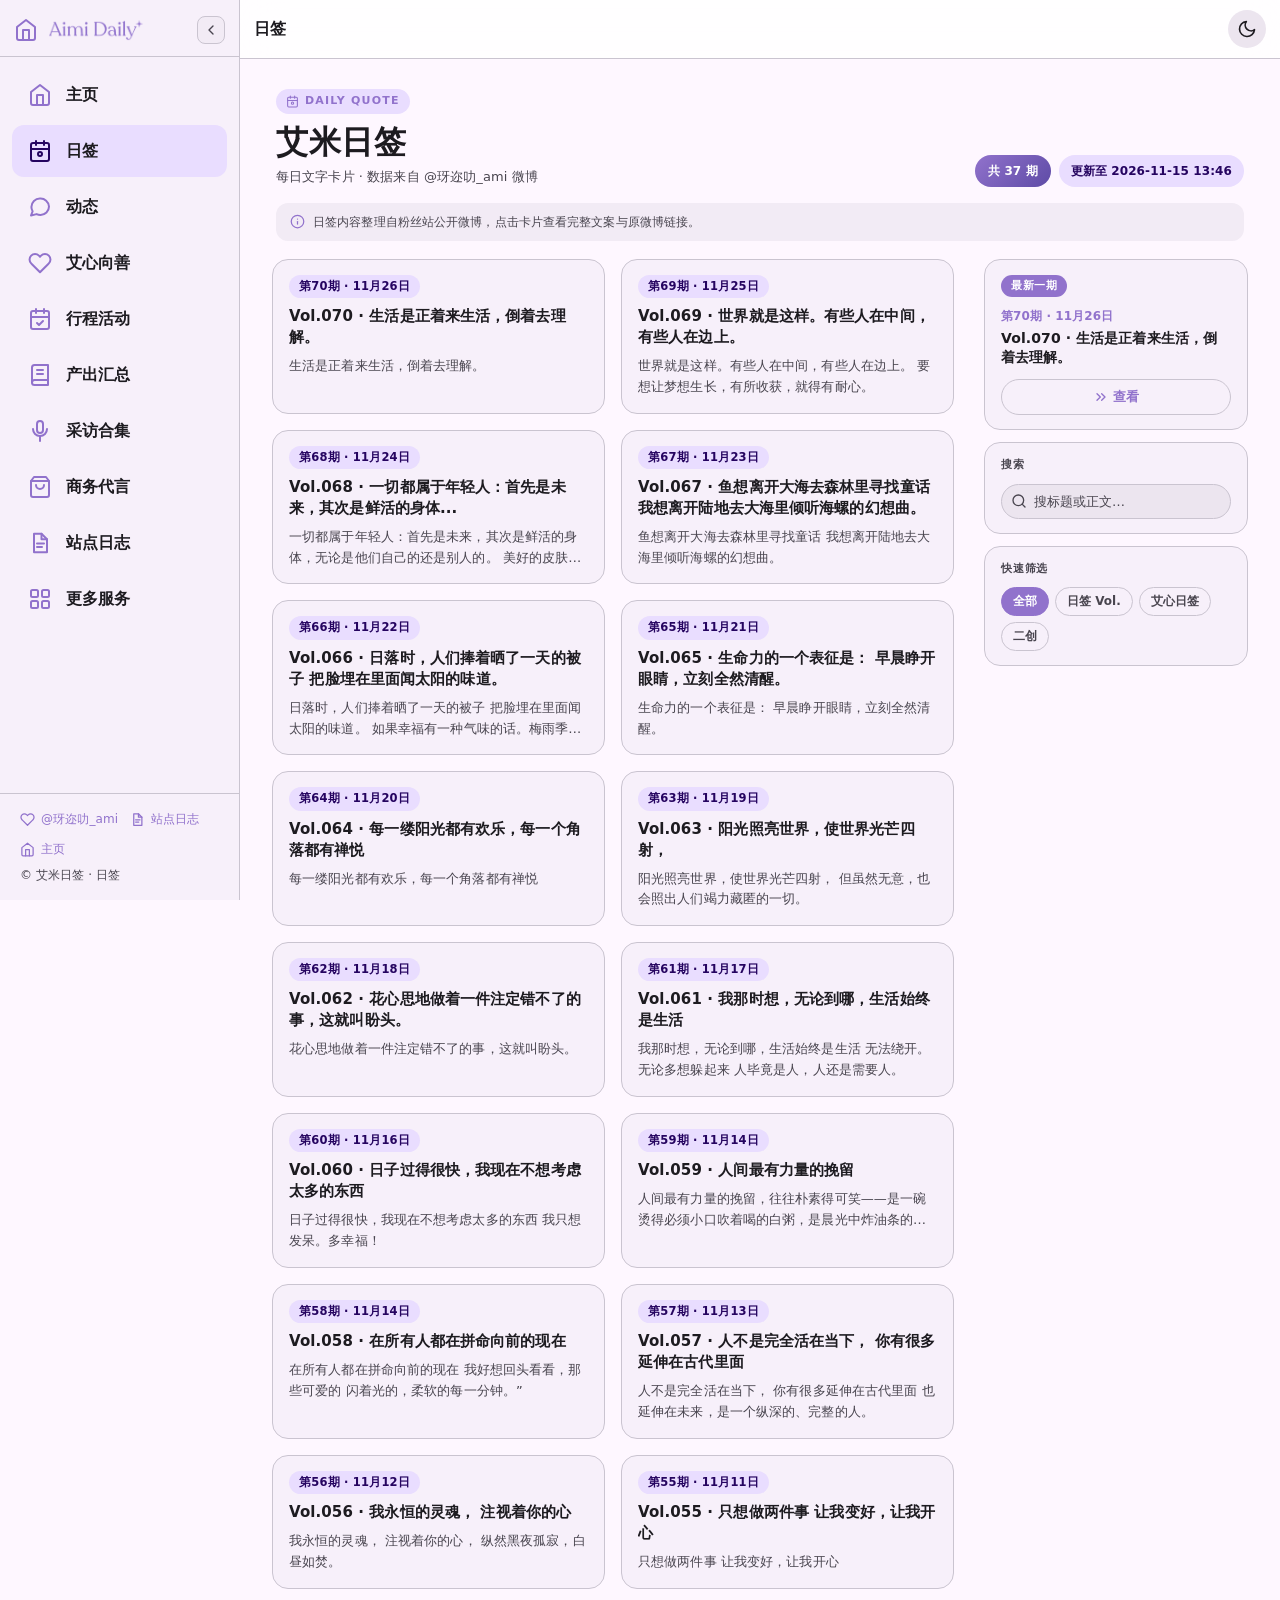
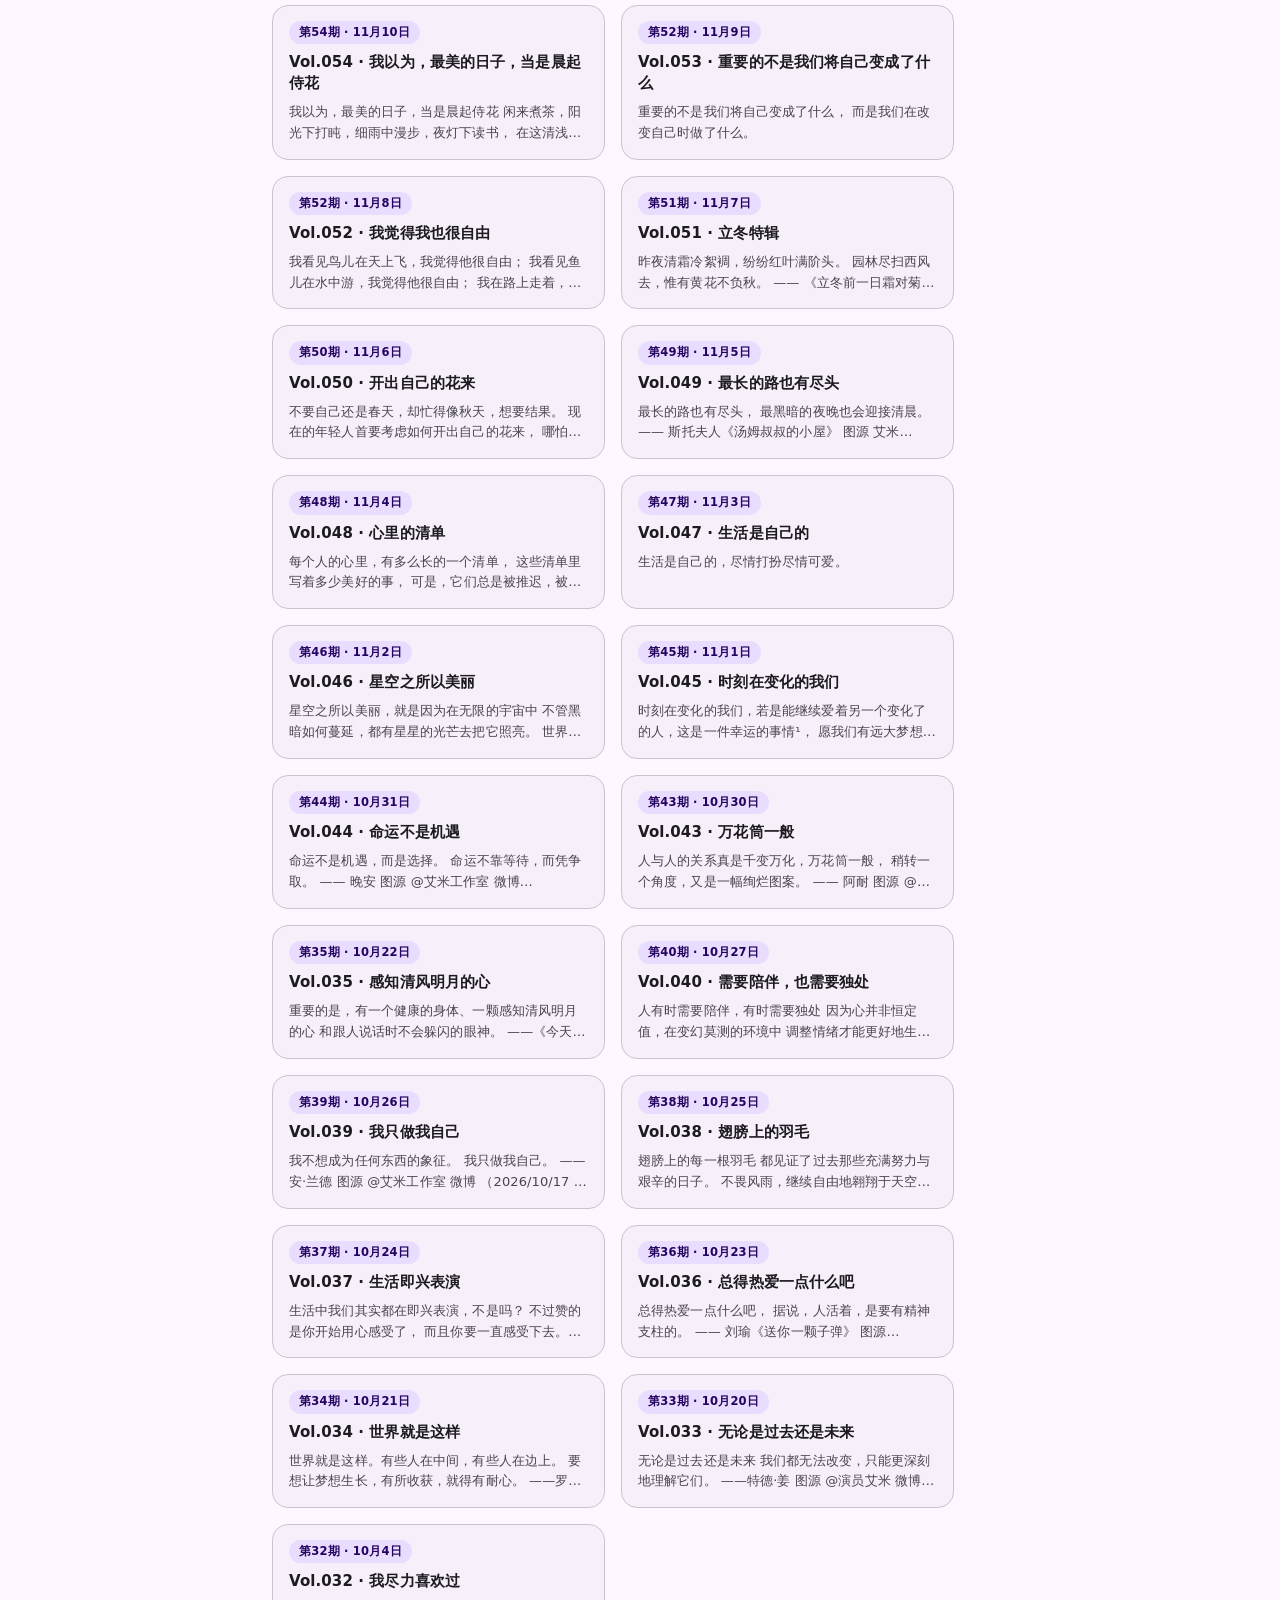
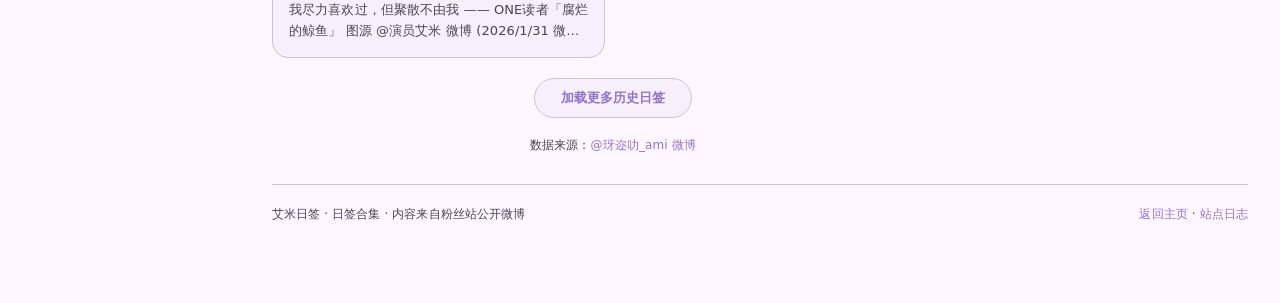
<file: riqian.html>
<!DOCTYPE html>
<html lang="zh-CN">
<head>
<meta charset="UTF-8">
<meta name="viewport" content="width=device-width, initial-scale=1.0, viewport-fit=cover">
<meta name="apple-mobile-web-app-capable" content="yes">
<meta name="apple-mobile-web-app-status-bar-style" content="black-translucent">
<meta name="theme-color" content="#9172CC">
<link rel="icon" href="favicon.ico" sizes="any">
<link rel="icon" type="image/png" sizes="32x32" href="favicon.png">
<link rel="apple-touch-icon" sizes="180x180" href="apple-touch-icon.png">
<link rel="manifest" href="manifest.json">
<meta name="apple-mobile-web-app-title" content="艾米日签">
<meta name="application-name" content="艾米日签">
<title>日签 · 艾米日签-动态简报</title>
<meta name="description" content="艾米日签 · 日签 — 每日文字卡片合集，收录 Vol. 正式期数与艾心日签，数据来自 @玡迩叻_ami 微博，支持搜索与快速筛选。">
<meta name="keywords" content="艾米,演员艾米,艾米日签,艾米动态简报,艾米超话,艾米粉丝站,艾米日签合集,艾心日签">
<meta name="author" content="艾米日签">
<meta name="robots" content="index, follow">
<link rel="canonical" href="https://kate1197.github.io/riqian.html">

<!-- Open Graph / 社交分享卡片 -->
<meta property="og:type" content="website">
<meta property="og:site_name" content="艾米日签-动态简报">
<meta property="og:title" content="日签 · 艾米日签-动态简报">
<meta property="og:description" content="艾米日签 · 日签 — 每日文字卡片合集，收录 Vol. 正式期数与艾心日签。">
<meta property="og:url" content="https://kate1197.github.io/riqian.html">
<meta property="og:image" content="https://kate1197.github.io/amy-banner.jpg">
<meta property="og:image:alt" content="艾米日签 banner">

<!-- Twitter Card -->
<meta name="twitter:card" content="summary_large_image">
<meta name="twitter:title" content="日签 · 艾米日签-动态简报">
<meta name="twitter:description" content="艾米日签 · 日签 — 每日文字卡片合集，收录 Vol. 正式期数与艾心日签。">
<meta name="twitter:image" content="https://kate1197.github.io/amy-banner.jpg">

<style>
  :root{
    --md-primary: #9172CC;
    --md-on-primary: #FFFFFF;
    --md-primary-container: #E9DDFF;
    --md-on-primary-container: #250460;
    --md-secondary: #5E5C71;
    --md-secondary-container: #E4E0F4;
    --md-on-secondary-container: #1B0A2E;
    --md-surface: #FEF7FF;
    --md-surface-dim: #DED7E0;
    --md-surface-bright: #FEF7FF;
    --md-surface-container-lowest: #FFFFFF;
    --md-surface-container-low: #F7F0FA;
    --md-surface-container: #F2EBF5;
    --md-surface-container-high: #ECE5EF;
    --md-surface-container-highest: #E6E0E9;
    --md-on-surface: #1D1B20;
    --md-on-surface-variant: #49454F;
    --md-outline: #79747E;
    --md-outline-variant: #CAC4D0;
    --md-success: #2E7D32;
    --md-success-container: #C8E6C9;
    --md-warning: #ED6C02;
    --md-elev-1: 0 1px 2px 0 rgba(0,0,0,0.12), 0 1px 3px 1px rgba(0,0,0,0.08);
    --md-elev-2: 0 1px 2px 0 rgba(0,0,0,0.16), 0 2px 6px 2px rgba(0,0,0,0.10);
    --md-elev-3: 0 4px 8px 3px rgba(0,0,0,0.10), 0 1px 3px 0 rgba(0,0,0,0.14);
    --md-radius-sm: 8px;
    --md-radius-md: 12px;
    --md-radius-lg: 16px;
  }
  [data-theme="dark"]{
    --md-surface: #141218;
    --md-surface-dim: #141218;
    --md-surface-bright: #141218;
    --md-surface-container-lowest: #0F0D13;
    --md-surface-container-low: #1D1B20;
    --md-surface-container: #211F26;
    --md-surface-container-high: #2B2930;
    --md-surface-container-highest: #36343B;
    --md-on-surface: #E6E0E9;
    --md-on-surface-variant: #CAC4D0;
    --md-outline: #938F99;
    --md-outline-variant: #49454F;
    --md-primary-container: #4A3A6B;
    --md-on-primary-container: #E9DDFF;
    --md-secondary-container: #4A4759;
    --md-on-secondary-container: #E4E0F4;
    --md-elev-1: 0 1px 2px 0 rgba(0,0,0,0.30), 0 1px 3px 1px rgba(0,0,0,0.20);
    --md-elev-2: 0 1px 2px 0 rgba(0,0,0,0.40), 0 2px 6px 2px rgba(0,0,0,0.25);
    --md-elev-3: 0 4px 8px 3px rgba(0,0,0,0.35), 0 1px 3px 0 rgba(0,0,0,0.30);
  }
  *{box-sizing:border-box;margin:0;padding:0;-webkit-tap-highlight-color:transparent}
  html{ -webkit-text-size-adjust:100%; }
  body{
    font-family: "MiSans", "HarmonyOS Sans SC", "PingFang SC", "Microsoft YaHei", Roboto, system-ui, sans-serif;
    background: var(--md-surface);
    color: var(--md-on-surface);
    min-height: 100vh;
    line-height: 1.5;
    font-size: 14px;
    letter-spacing: 0.1px;
    overflow-x: hidden;
  }
  img{ max-width:100%; }
  .dq-wrap{ max-width:1180px; margin:0 auto; padding:0 16px 60px; }

  /* ===== 顶部导航条 ===== */
  .iv-topbar{
    position: sticky; top: 0; z-index: 20;
    display: flex; align-items: center; gap: 10px;
    padding: 10px 14px;
    padding-top: calc(10px + env(safe-area-inset-top, 0px));
    background: rgba(255,255,255,0.82);
    backdrop-filter: blur(20px) saturate(180%);
    -webkit-backdrop-filter: blur(20px) saturate(180%);
    border-bottom: 1px solid var(--md-outline-variant);
  }
  [data-theme="dark"] .iv-topbar{ background: rgba(20,18,24,0.82); }
  .iv-icon-btn{
    width: 38px; height: 38px; border-radius: 50%; flex-shrink: 0;
    display: flex; align-items: center; justify-content: center;
    background: var(--md-surface-container-high); color: var(--md-on-surface);
    text-decoration: none; border: none; cursor: pointer;
  }
  .iv-icon-btn svg{ width: 20px; height: 20px; stroke: currentColor; }
  .iv-topbar-title{
    flex: 1; min-width: 0;
    font-size: 16px; font-weight: 700; color: var(--md-on-surface);
    white-space: nowrap; overflow: hidden; text-overflow: ellipsis;
  }
  .iv-theme .theme-icon{ width:20px; height:20px; stroke:currentColor; }
  .iv-theme .theme-icon-sun{ display:none; }
  [data-theme="dark"] .iv-theme .theme-icon-moon{ display:none; }
  [data-theme="dark"] .iv-theme .theme-icon-sun{ display:block; }

  /* ===== Hero ===== */
  .iv-hero{
    padding: 26px 4px 16px;
    display: flex; align-items: flex-end; justify-content: space-between; gap: 14px; flex-wrap: wrap;
  }
  .iv-hero-left{ min-width: 0; }
  .iv-hero-kicker{
    display: inline-flex; align-items: center; gap: 6px;
    font-size: 11px; font-weight: 700; letter-spacing: 1.2px; text-transform: uppercase;
    color: var(--md-primary);
    background: var(--md-primary-container); padding: 4px 10px; border-radius: 999px;
    margin-bottom: 10px;
  }
  .iv-hero-kicker svg{ width:13px; height:13px; stroke:currentColor; }
  .iv-hero-title{ font-size: 28px; font-weight: 800; letter-spacing: .5px; line-height: 1.15; }
  .iv-hero-sub{ font-size: 13px; color: var(--md-on-surface-variant); margin-top: 7px; }
  .iv-hero-right{ display: flex; align-items: center; gap: 8px; flex-wrap: wrap; flex-shrink: 0; }
  .iv-count-pill{
    font-size: 12px; font-weight: 700; color: var(--md-on-primary);
    background: linear-gradient(135deg, #9172CC, #5E4BA6);
    padding: 7px 13px; border-radius: 999px; white-space: nowrap;
  }
  .iv-updated{
    font-size: 12px; font-weight: 600; color: var(--md-on-primary-container);
    background: var(--md-primary-container); padding: 7px 12px; border-radius: 999px;
    white-space: nowrap;
  }
  .iv-tip{
    font-size: 12px; color: var(--md-on-surface-variant);
    background: var(--md-surface-container); border-radius: var(--md-radius-md);
    padding: 10px 14px; margin: 0 4px 4px;
    display: flex; align-items: flex-start; gap: 8px;
  }
  .iv-tip svg{ width: 15px; height: 15px; stroke: var(--md-primary); flex-shrink: 0; margin-top: 1px; }
  .iv-footer{
    margin-top: 30px; padding-top: 20px;
    border-top: 1px solid var(--md-outline-variant);
    display: flex; flex-wrap: wrap; align-items: center; justify-content: space-between; gap: 10px;
    font-size: 12px; color: var(--md-on-surface-variant);
  }
  .iv-footer a{ color: var(--md-primary); text-decoration: none; }

  /* ===== 日签布局 ===== */
  .dq-layout{
    display: grid;
    grid-template-columns: minmax(0, 1fr);
    gap: 20px;
    align-items: start;
    margin-top: 16px;
  }
  .dq-main{ min-width: 0; }
  .dq-side{ display: none; }
  .dq-tools{ display:flex; flex-direction:column; gap:10px; margin:0 0 12px; }
  .dq-tools .dq-search-wrap{ width:100%; }
  @media (min-width: 768px){
    .dq-tools{ flex-direction:row; align-items:center; flex-wrap:wrap; gap:12px; }
    .dq-tools .dq-search-wrap{ flex:1; max-width:320px; }
  }
  @media (min-width: 1024px){
    .dq-tools{ display:none; }
  }
  .dq-waterfall{
    display: grid;
    grid-template-columns: minmax(0, 1fr);
    gap: 12px;
  }
  .dq-item{
    background: var(--md-surface-container-low);
    border: 1px solid var(--md-outline-variant);
    border-radius: var(--md-radius-lg);
    padding: 15px 16px;
    cursor: pointer;
    transition: transform .22s cubic-bezier(.22,.61,.36,1), box-shadow .22s, border-color .22s;
    display: flex; flex-direction: column; gap: 8px;
    min-width: 0;
  }
  .dq-item:hover{ transform: translateY(-3px); box-shadow: var(--md-elev-3); border-color: var(--md-primary); }
  .dq-item:active{ transform: translateY(-1px); }
  .dq-item-top{ display:flex; justify-content:space-between; align-items:center; gap:8px; }
  .dq-item-date{
    font-size: 11.5px; font-weight: 700; letter-spacing: .2px;
    color: var(--md-on-primary-container);
    background: var(--md-primary-container);
    padding: 3px 10px; border-radius: 999px;
    max-width: 100%; overflow: hidden; text-overflow: ellipsis; white-space: nowrap;
  }
  .dq-item-title{
    font-size: 15px; font-weight: 700; color: var(--md-on-surface);
    line-height: 1.4;
    display: -webkit-box; -webkit-line-clamp: 2; -webkit-box-orient: vertical; overflow: hidden;
    overflow-wrap: anywhere;
  }
  .dq-item-caption{
    font-size: 13px; color: var(--md-on-surface-variant);
    line-height: 1.6;
    display: -webkit-box; -webkit-line-clamp: 2; -webkit-box-orient: vertical; overflow: hidden;
  }
  .dq-load-more{ display:none; text-align:center; margin: 20px 0 4px; }
  .dq-load-btn{
    padding: 10px 26px;
    border-radius: 999px;
    border: 1px solid var(--md-outline-variant);
    background: var(--md-surface-container-low);
    color: var(--md-primary);
    cursor: pointer; font-weight: 600; font-size: 13px; font-family: inherit;
    transition: background .18s, color .18s, border-color .18s;
  }
  .dq-load-btn:hover{ background: var(--md-primary); border-color: var(--md-primary); color: var(--md-on-primary); }
  .dq-load-btn:disabled{ opacity:.55; cursor:default; }
  .dq-tip{ text-align:center; font-size:12px; color:var(--md-on-surface-variant); margin-top:18px; }
  .dq-tip a{ color:var(--md-primary); text-decoration:none; }

  /* ===== 侧栏卡片 ===== */
  .dq-side-sticky{
    display: flex; flex-direction: column; gap: 12px;
    position: sticky; top: 76px;
  }
  .dq-side-card{
    background: var(--md-surface-container-low);
    border: 1px solid var(--md-outline-variant);
    border-radius: var(--md-radius-lg);
    padding: 14px 16px;
  }
  .dq-side-label{
    font-size: 11px; font-weight: 700;
    color: var(--md-on-surface-variant);
    letter-spacing: .8px; text-transform: uppercase;
    margin-bottom: 10px;
  }
  .dq-latest-badge{
    display: inline-block;
    font-size: 11px; font-weight: 700; color: var(--md-on-primary);
    background: var(--md-primary);
    padding: 3px 10px; border-radius: 999px; letter-spacing: .6px;
  }
  .dq-latest-date{ font-size: 12px; font-weight: 600; color: var(--md-primary); margin-top: 10px; }
  .dq-latest-title{
    font-size: 14px; font-weight: 700; color: var(--md-on-surface);
    margin-top: 4px; line-height: 1.35;
    display: -webkit-box; -webkit-box-orient: vertical; -webkit-line-clamp: 2; overflow: hidden;
  }
  .dq-latest-btn{
    width: 100%; margin-top: 12px; padding: 8px 0;
    border-radius: 999px;
    border: 1px solid var(--md-outline-variant);
    background: transparent; color: var(--md-primary);
    font-size: 13px; font-weight: 600; font-family: inherit; cursor: pointer;
    display: flex; align-items: center; justify-content: center; gap: 4px;
    transition: background .2s, color .2s, border-color .2s;
  }
  .dq-latest-btn:hover{ background: var(--md-primary); border-color: var(--md-primary); color: var(--md-on-primary); }
  .dq-latest-btn svg{ width: 16px; height: 16px; stroke: currentColor; }
  .dq-search-wrap{ position: relative; display: flex; align-items: center; }
  .dq-search-ico{
    position: absolute; left: 10px; width: 16px; height: 16px;
    stroke: var(--md-on-surface-variant); pointer-events: none;
  }
  .dq-search-input{
    width: 100%; padding: 9px 12px 9px 32px;
    border-radius: 999px;
    border: 1px solid var(--md-outline-variant);
    background: var(--md-surface-container-high);
    color: var(--md-on-surface);
    font-size: 13px; font-family: inherit; outline: none;
    transition: border-color .2s, box-shadow .2s;
  }
  .dq-search-input:focus{ border-color: var(--md-primary); box-shadow: 0 0 0 3px rgba(145,114,204,0.18); }
  .dq-search-input::placeholder{ color: var(--md-on-surface-variant); }
  .dq-filter-row{ display: flex; flex-wrap: wrap; gap: 6px; }
  .dq-chip{
    padding: 5px 11px; border-radius: 999px;
    border: 1px solid var(--md-outline-variant);
    background: transparent; color: var(--md-on-surface-variant);
    font-size: 12px; font-weight: 600; font-family: inherit; cursor: pointer;
    transition: all .18s;
  }
  .dq-chip:hover{ border-color: var(--md-primary); color: var(--md-primary); }
  .dq-chip.active{ background: var(--md-primary); border-color: var(--md-primary); color: var(--md-on-primary); }

  /* ===== 弹窗 ===== */
  .dq-modal{ position:fixed; inset:0; z-index:9999; display:none; }
  .dq-modal.open{ display:flex; align-items:center; justify-content:center; animation:fadeIn .2s; }
  .dq-modal-backdrop{
    position:absolute; inset:0;
    background:rgba(0,0,0,.72);
    backdrop-filter:blur(4px); -webkit-backdrop-filter:blur(4px);
  }
  .dq-modal-content{
    position:relative; z-index:1;
    background: var(--md-surface-container-low);
    border: 1px solid var(--md-outline-variant);
    border-radius: var(--md-radius-lg);
    max-width:520px; width:92%; max-height:85vh;
    animation: slideUp .25s;
    display:flex; flex-direction:column; overflow:hidden;
  }
  @keyframes fadeIn{ from{opacity:0;} to{opacity:1;} }
  @keyframes slideUp{ from{opacity:0; transform:translateY(30px);} to{opacity:1; transform:translateY(0);} }
  .dq-modal-close{
    position:absolute; top:12px; right:12px; z-index:10;
    width:36px; height:36px; border-radius:50%;
    background: var(--md-surface-container-high); color: var(--md-on-surface);
    border:none; cursor:pointer;
    display:flex; align-items:center; justify-content:center;
  }
  .dq-modal-close:hover{ background: var(--md-outline-variant); }
  .dq-modal-body{
    padding:28px 24px 20px;
    display:flex; flex-direction:column; gap:12px;
    overflow-y:auto;
  }
  .dq-modal-date{ font-size:13px; color:var(--md-primary); font-weight:600; letter-spacing:.5px; }
  .dq-modal-title{ font-size:20px; font-weight:700; color:var(--md-on-surface); line-height:1.4; }
  .dq-modal-caption{ font-size:15px; line-height:1.8; color:var(--md-on-surface); white-space:pre-wrap; }
  .dq-modal-footer{ padding:12px 24px 24px; border-top:1px solid var(--md-outline-variant); }
  .dq-modal-weibo-btn{
    display:inline-flex; align-items:center; gap:6px;
    padding:10px 18px; border-radius:999px;
    background:#E6162D; color:#fff;
    font-size:13px; font-weight:600; text-decoration:none;
    transition:opacity .2s;
  }
  .dq-modal-weibo-btn:hover{ opacity:.85; }

  /* ===== 侧边栏（大屏） ===== */
  .app-shell{ display: block; }
  .app-sidebar{ display: none; }
  .menu-item{ display:flex; align-items:center; gap:14px; padding:14px 16px; border-radius:12px; cursor:pointer; transition:background .2s; color:var(--md-on-surface); text-decoration:none; }
  .menu-item:hover{ background:var(--md-surface-container-high); }
  .menu-item.active{ background:var(--md-primary-container); }
  .menu-item.active .ico{ color:var(--md-on-primary-container); }
  .menu-item .ico{ width:24px; height:24px; color:var(--md-primary); flex-shrink:0; }
  .menu-item .ico svg{ width:24px; height:24px; stroke:currentColor; }
  .menu-item-text{ display:flex; flex-direction:column; flex:1; min-width:0; overflow:hidden; }
  .menu-item .txt{ font-size:16px; font-weight:600; white-space:nowrap; overflow:hidden; text-overflow:ellipsis; }
  .menu-item .sub{ display:none; font-size:12px; color:var(--md-on-surface-variant); margin-top:2px; white-space:nowrap; overflow:hidden; text-overflow:ellipsis; }
  .menu-list{ padding:12px; display:flex; flex-direction:column; gap:4px; }
  .sidebar-header{ padding:16px 14px 12px; border-bottom:1px solid var(--md-outline-variant); display:flex; align-items:center; justify-content:space-between; gap:10px; color:var(--md-primary); }
  .sidebar-header svg{ width:24px; height:24px; flex-shrink:0; }
  .sidebar-header .brand-logo{ height:22px; width:auto; display:block; }
  [data-theme="dark"] .sidebar-header .brand-logo{ filter:brightness(1.2); }
  .sidebar-brand{ display:flex; align-items:center; gap:10px; min-width:0; }
  .sidebar-toggle{ width:28px; height:28px; flex-shrink:0; display:inline-flex; align-items:center; justify-content:center; border:1px solid var(--md-outline-variant); background:var(--md-surface-container); color:var(--md-on-surface-variant); border-radius:8px; cursor:pointer; transition:background .15s,color .15s,transform .25s; }
  .sidebar-toggle svg{ width:16px; height:16px; }
  .sidebar-toggle:hover{ background:var(--md-surface-container-high); color:var(--md-primary); }
  .sidebar-footer{ margin-top:auto; padding:16px 20px; border-top:1px solid var(--md-outline-variant); font-size:12px; color:var(--md-on-surface-variant); }
  .sidebar-footer .footer-links a{ display:inline-flex; align-items:center; gap:6px; color:var(--md-primary); text-decoration:none; }
  .sidebar-footer .footer-links svg{ width:15px; height:15px; stroke:currentColor; }

  /* ===== 手机端全屏菜单 ===== */
  .menu-overlay{ position:fixed; inset:0; background:var(--md-surface); z-index:200; transform:translateY(-100%); transition:transform .4s cubic-bezier(0.4,0,0.2,1); display:flex; flex-direction:column; overflow-y:auto; }
  .menu-overlay.open{ transform:translateY(0); }
  .menu-close{ position:absolute; right:16px; top:16px; width:40px; height:40px; border-radius:50%; background:var(--md-surface-container-high); border:none; cursor:pointer; color:var(--md-on-surface); display:flex; align-items:center; justify-content:center; }
  .menu-close svg{ width:22px; height:22px; stroke:currentColor; }
  .menu-header{ padding:28px 24px 16px; font-size:20px; font-weight:700; color:var(--md-on-surface); border-bottom:1px solid var(--md-outline-variant); }

  /* ===== 手机端 ===== */
  @media (max-width: 767px){
    .dq-wrap{ padding: 0 14px calc(92px + env(safe-area-inset-bottom, 0px)); }
    .iv-topbar{ padding: 8px 12px; padding-top: calc(8px + env(safe-area-inset-top, 0px)); }
    .iv-hero{ padding: 18px 2px 12px; align-items: flex-start; gap: 10px; }
    .iv-hero-kicker{ font-size: 10px; letter-spacing: 1px; padding: 3px 9px; margin-bottom: 8px; }
    .iv-hero-title{ font-size: 23px; }
    .iv-hero-sub{ font-size: 12px; margin-top: 5px; line-height: 1.45; }
    .iv-hero-right{ gap: 6px; }
    .iv-count-pill, .iv-updated{ font-size: 11px; padding: 5px 10px; }
    .iv-tip{ font-size: 11.5px; padding: 9px 12px; line-height: 1.55; }
    .dq-layout{ margin-top: 12px; gap: 0; }
    .dq-waterfall{ gap: 10px; }
    .dq-item{ padding: 14px; }
    .dq-item-title{ font-size: 14.5px; }
    .dq-item-caption{ font-size: 12.5px; }
    .iv-footer{ margin-top: 24px; font-size: 11.5px; }
    .dq-modal-content{ max-width:96%; max-height:86vh; }
    .dq-modal-body{ padding:24px 18px 16px; }
    .dq-modal-footer{ padding:12px 18px 20px; }
    .dq-modal-title{ font-size:18px; }
    .dq-modal-caption{ font-size:14px; }
  }

  /* ===== 平板 / 桌面 ===== */
  @media (min-width: 768px){
    .app-shell{ display:flex; flex-direction:row; }
    .app-sidebar{ width:240px; flex-shrink:0; display:flex !important; flex-direction:column; background:var(--md-surface-container-low); border-right:1px solid var(--md-outline-variant); position:sticky; top:0; height:100vh; overflow-y:auto; z-index:50; }
    .app-sidebar.collapsed{ width:64px; overflow:visible; transition:width .25s cubic-bezier(.22,.61,.36,1); }
    .app-sidebar.collapsed .sidebar-header{ flex-direction:column; gap:10px; padding:16px 8px 12px; justify-content:flex-start; }
    .app-sidebar.collapsed .sidebar-brand{ display:none; }
    .app-sidebar.collapsed .sidebar-toggle{ display:inline-flex; }
    .app-sidebar.collapsed .sidebar-toggle svg{ transform:rotate(180deg); }
    .app-sidebar.collapsed .menu-list{ padding:12px 8px; }
    .app-sidebar.collapsed .menu-item{ padding:12px 0; justify-content:center; border-radius:12px; position:relative; }
    .app-sidebar.collapsed .menu-item-text{ display:none; }
    .app-sidebar.collapsed .menu-item .ico{ margin:0; }
    .app-sidebar.collapsed .sidebar-footer{ padding:12px 8px; }
    .app-sidebar.collapsed .sidebar-footer .footer-links{ flex-direction:column; align-items:center; justify-content:center; gap:8px; flex-wrap:nowrap; }
    .app-sidebar.collapsed .sidebar-footer .footer-links a{ padding:8px; justify-content:center; font-size:0; }
    .app-sidebar.collapsed .sidebar-footer .footer-links a svg{ width:18px; height:18px; margin:0; }
    .app-sidebar.collapsed .sidebar-footer > div:last-child{ display:none; }
    .app-sidebar.collapsed .menu-item:hover::after{ content:attr(data-tooltip); position:absolute; left:calc(100% + 10px); top:50%; transform:translateY(-50%); background:var(--md-surface-container-highest); color:var(--md-on-surface); padding:6px 10px; border-radius:8px; font-size:12px; white-space:nowrap; box-shadow:0 4px 12px rgba(0,0,0,.18); z-index:200; pointer-events:none; }
    .app-content{ flex:1; min-width:0; }
    .app-content .dq-wrap{ max-width:none; margin:0; }
    .iv-hero{ flex-wrap:nowrap; }
    .iv-hero-left{ flex:1 1 auto; }
    .menu-overlay{ display:none !important; }
    .iv-menu-btn{ display:none !important; }
    .dq-waterfall{ grid-template-columns: repeat(auto-fill, minmax(240px, 1fr)); gap: 14px; }
    .dq-layout{ margin-top: 18px; }
    .iv-hero-title{ font-size: 30px; }
  }

  @media (min-width: 1024px){
    .dq-wrap{ max-width:none; margin:0; padding: 0 32px 80px; }
    .dq-layout{ grid-template-columns: minmax(0,1fr) 264px; gap: 30px; }
    .dq-side{ display: block; }
    .dq-waterfall{ gap: 16px; }
    .iv-hero{ padding-top: 30px; }
    .iv-hero-title{ font-size: 32px; }
  }

  @media (min-width: 1280px){
    .app-content .dq-wrap{ max-width: 1360px; margin: 0 auto; }
  }

  @media (prefers-reduced-motion: reduce){
    .dq-item, .dq-latest-btn, .dq-load-btn{ transition: none; }
    .dq-item:hover{ transform: none; }
  }
</style>
<link rel="stylesheet" href="app-mobile.css">
</head>
<body>

<div class="app-shell">
  <aside class="app-sidebar" id="appSidebar">
    <div class="sidebar-header">
      <div class="sidebar-brand">
        <svg viewBox="0 0 24 24" fill="none" stroke="currentColor" stroke-width="2" stroke-linecap="round" stroke-linejoin="round"><path d="m3 9 9-7 9 7v11a2 2 0 0 1-2 2H5a2 2 0 0 1-2-2z"/><polyline points="9 22 9 12 15 12 15 22"/></svg>
        <img class="brand-logo" src="logo_aimi_daily.png" alt="Aimi Daily">
      </div>
      <button class="sidebar-toggle" id="sidebarToggle" title="折叠/展开侧边栏" aria-label="折叠/展开侧边栏">
        <svg viewBox="0 0 24 24" fill="none" stroke="currentColor" stroke-width="2" stroke-linecap="round" stroke-linejoin="round"><polyline points="15 18 9 12 15 6"/></svg>
      </button>
    </div>
    <div class="menu-list">
      <a class="menu-item" href="index.html" data-tooltip="主页">
        <div class="ico"><svg viewBox="0 0 24 24" fill="none" stroke="currentColor" stroke-width="2" stroke-linecap="round" stroke-linejoin="round"><path d="m3 9 9-7 9 7v11a2 2 0 0 1-2 2H5a2 2 0 0 1-2-2z"/><polyline points="9 22 9 12 15 12 15 22"/></svg></div>
        <div class="menu-item-text">
          <div class="txt">主页</div>
          <div class="sub">艾米日签 · 每日动态简报</div>
        </div>
      </a>
      <a class="menu-item active" href="riqian.html" data-tooltip="日签">
        <div class="ico"><svg viewBox="0 0 24 24" fill="none" stroke="currentColor" stroke-width="2" stroke-linecap="round" stroke-linejoin="round"><rect x="3" y="4" width="18" height="18" rx="2" ry="2"/><line x1="16" y1="2" x2="16" y2="6"/><line x1="8" y1="2" x2="8" y2="6"/><line x1="3" y1="10" x2="21" y2="10"/><circle cx="12" cy="15" r="2"/></svg></div>
        <div class="menu-item-text">
          <div class="txt">日签</div>
          <div class="sub">艾米日签合集</div>
        </div>
      </a>
      <a class="menu-item" href="dynamics.html" data-tooltip="动态">
        <div class="ico"><svg viewBox="0 0 24 24" fill="none" stroke="currentColor" stroke-width="2" stroke-linecap="round" stroke-linejoin="round"><path d="M21 11.5a8.4 8.4 0 0 1-8.6 8.4 9.2 9.2 0 0 1-3.8-.8L3 20.5l1.6-4.2a8.6 8.6 0 0 1-1.2-4.3A8.4 8.4 0 0 1 12 3.6a8.4 8.4 0 0 1 9 7.9Z"/></svg></div>
        <div class="menu-item-text">
          <div class="txt">动态</div>
          <div class="sub">微博 · 最近一周</div>
        </div>
      </a>
      <a class="menu-item" href="aixin.html" data-tooltip="艾心向善">
        <div class="ico"><svg viewBox="0 0 24 24" fill="none" stroke="currentColor" stroke-width="2" stroke-linecap="round" stroke-linejoin="round"><path d="M20.84 4.61a5.5 5.5 0 0 0-7.78 0L12 5.67l-1.06-1.06a5.5 5.5 0 0 0-7.78 7.78l1.06 1.06L12 21.23l7.78-7.78 1.06-1.06a5.5 5.5 0 0 0 0-7.78z"/></svg></div>
        <div class="menu-item-text">
          <div class="txt">艾心向善</div>
          <div class="sub">粉丝公益 · 动态追踪</div>
        </div>
      </a>
      <a class="menu-item" href="xingcheng.html" data-tooltip="行程活动">
        <div class="ico"><svg viewBox="0 0 24 24" fill="none" stroke="currentColor" stroke-width="2" stroke-linecap="round" stroke-linejoin="round"><rect x="3" y="4" width="18" height="18" rx="2" ry="2"/><line x1="16" y1="2" x2="16" y2="6"/><line x1="8" y1="2" x2="8" y2="6"/><line x1="3" y1="10" x2="21" y2="10"/><path d="m9 16 2 2 4-4"/></svg></div>
        <div class="menu-item-text">
          <div class="txt">行程活动</div>
          <div class="sub">公开行程 · 活动汇总</div>
        </div>
      </a>
      <a class="menu-item" href="chanchu.html" data-tooltip="产出汇总">
        <div class="ico"><svg viewBox="0 0 24 24" fill="none" stroke="currentColor" stroke-width="2" stroke-linecap="round" stroke-linejoin="round"><path d="M4 19.5A2.5 2.5 0 0 1 6.5 17H20"/><path d="M6.5 2H20v20H6.5A2.5 2.5 0 0 1 4 19.5v-15A2.5 2.5 0 0 1 6.5 2z"/><line x1="9" y1="7" x2="15" y2="7"/><line x1="9" y1="11" x2="15" y2="11"/></svg></div>
        <div class="menu-item-text">
          <div class="txt">产出汇总</div>
          <div class="sub">由 @艾产速览 整理汇总</div>
        </div>
      </a>
      <a class="menu-item" href="interview.html" data-tooltip="采访合集">
        <div class="ico"><svg viewBox="0 0 24 24" fill="none" stroke="currentColor" stroke-width="2" stroke-linecap="round" stroke-linejoin="round"><rect x="9" y="2" width="6" height="12" rx="3"/><path d="M5 10a7 7 0 0 0 14 0"/><line x1="12" y1="17" x2="12" y2="22"/></svg></div>
        <div class="menu-item-text">
          <div class="txt">采访合集</div>
          <div class="sub">杂志 · 专访 · 直播 · 综艺</div>
        </div>
      </a>
      <a class="menu-item" href="brands.html" data-tooltip="商务代言">
        <div class="ico"><svg viewBox="0 0 24 24" fill="none" stroke="currentColor" stroke-width="2" stroke-linecap="round" stroke-linejoin="round"><path d="M6 2 3 6v14a2 2 0 0 0 2 2h14a2 2 0 0 0 2-2V6l-3-4z"/><line x1="3" y1="6" x2="21" y2="6"/><path d="M16 10a4 4 0 0 1-8 0"/></svg></div>
        <div class="menu-item-text">
          <div class="txt">商务代言</div>
          <div class="sub">进行中品牌合作</div>
        </div>
      </a>
      <a class="menu-item" href="blog.html" data-tooltip="站点日志">
        <div class="ico"><svg viewBox="0 0 24 24" fill="none" stroke="currentColor" stroke-width="2" stroke-linecap="round" stroke-linejoin="round"><path d="M6 2.8h7.5L19 8.3v12.9H6z"/><path d="M13.5 2.8v5.5H19M9 12.5h7M9 16h5"/></svg></div>
        <div class="menu-item-text">
          <div class="txt">站点日志</div>
          <div class="sub">更新记录与说明</div>
        </div>
      </a>
          <a class="menu-item menu-item-link" href="services.html" data-tooltip="更多服务">
        <div class="ico"><svg viewBox="0 0 24 24" fill="none" stroke="currentColor" stroke-width="2" stroke-linecap="round" stroke-linejoin="round"><rect x="3" y="3" width="7" height="7" rx="1.5"/><rect x="14" y="3" width="7" height="7" rx="1.5"/><rect x="3" y="14" width="7" height="7" rx="1.5"/><rect x="14" y="14" width="7" height="7" rx="1.5"/></svg></div>
        <div class="menu-item-text">
          <div class="txt">更多服务</div>
          <div class="sub">站内打开第三方网页</div>
        </div>
      </a>
</div>
    <div class="sidebar-footer">
      <div class="footer-links" style="display:flex; gap:12px; flex-wrap:wrap;">
        <a href="https://weibo.com/6320241831" target="_blank" rel="noopener" title="@玡迩叻_ami"><svg viewBox="0 0 24 24" fill="none" stroke="currentColor" stroke-width="2" stroke-linecap="round" stroke-linejoin="round"><path d="M20.84 4.61a5.5 5.5 0 0 0-7.78 0L12 5.67l-1.06-1.06a5.5 5.5 0 0 0-7.78 7.78l1.06 1.06L12 21.23l7.78-7.78 1.06-1.06a5.5 5.5 0 0 0 0-7.78z"/></svg><span> @玡迩叻_ami</span></a>
        <a href="blog.html" rel="noopener" title="站点日志"><svg viewBox="0 0 24 24" fill="none" stroke="currentColor" stroke-width="2" stroke-linecap="round" stroke-linejoin="round"><path d="M6 2.8h7.5L19 8.3v12.9H6z"/><path d="M13.5 2.8v5.5H19M9 12.5h7M9 16h5"/></svg><span> 站点日志</span></a>
        <a href="index.html" rel="noopener" title="主页"><svg viewBox="0 0 24 24" fill="none" stroke="currentColor" stroke-width="2" stroke-linecap="round" stroke-linejoin="round"><path d="m3 9 9-7 9 7v11a2 2 0 0 1-2 2H5a2 2 0 0 1-2-2z"/><polyline points="9 22 9 12 15 12 15 22"/></svg><span> 主页</span></a>
      </div>
      <div style="margin-top:8px;">© 艾米日签 · 日签</div>
    </div>
  </aside>

  <!-- 内容区 -->
  <div class="app-content">
    <div class="iv-topbar">
      <button class="iv-icon-btn iv-menu-btn" id="menuBtn" title="菜单" aria-label="菜单">
        <svg viewBox="0 0 24 24" fill="none" stroke-width="2" stroke-linecap="round" stroke-linejoin="round"><line x1="3" y1="6" x2="21" y2="6"/><line x1="3" y1="12" x2="21" y2="12"/><line x1="3" y1="18" x2="21" y2="18"/></svg>
      </button>
      <div class="iv-topbar-title">日签</div>
      <button class="iv-icon-btn iv-theme" id="xcTheme" title="切换深色/浅色" aria-label="切换深色/浅色">
        <svg class="theme-icon theme-icon-moon" viewBox="0 0 24 24" fill="none" stroke="currentColor" stroke-width="2" stroke-linecap="round" stroke-linejoin="round"><path d="M21 12.79A9 9 0 1 1 11.21 3 7 7 0 0 0 21 12.79z"/></svg>
        <svg class="theme-icon theme-icon-sun" viewBox="0 0 24 24" fill="none" stroke="currentColor" stroke-width="2" stroke-linecap="round" stroke-linejoin="round"><circle cx="12" cy="12" r="4"/><line x1="12" y1="2" x2="12" y2="4"/><line x1="12" y1="20" x2="12" y2="22"/><line x1="4.93" y1="4.93" x2="6.34" y2="6.34"/><line x1="17.66" y1="17.66" x2="19.07" y2="19.07"/><line x1="2" y1="12" x2="4" y2="12"/><line x1="20" y1="12" x2="22" y2="12"/><line x1="4.93" y1="19.07" x2="6.34" y2="17.66"/><line x1="17.66" y1="6.34" x2="19.07" y2="4.93"/></svg>
      </button>
    </div>

    <div class="page active" id="page-riqian">
      <div class="dq-wrap">

        <div class="iv-hero">
          <div class="iv-hero-left">
            <div class="iv-hero-kicker">
              <svg viewBox="0 0 24 24" fill="none" stroke="currentColor" stroke-width="2" stroke-linecap="round" stroke-linejoin="round"><rect x="3" y="4" width="18" height="18" rx="2" ry="2"/><line x1="16" y1="2" x2="16" y2="6"/><line x1="8" y1="2" x2="8" y2="6"/><line x1="3" y1="10" x2="21" y2="10"/><circle cx="12" cy="15" r="2"/></svg>
              DAILY QUOTE
            </div>
            <h1 class="iv-hero-title">艾米日签</h1>
            <div class="iv-hero-sub">每日文字卡片 · 数据来自 @玡迩叻_ami 微博</div>
          </div>
          <div class="iv-hero-right">
            <div class="iv-count-pill" id="dqCount">共 0 期</div>
            <div class="iv-updated" id="dqUpdated">更新至 —</div>
          </div>
        </div>

        <div class="iv-tip">
          <svg viewBox="0 0 24 24" fill="none" stroke="currentColor" stroke-width="2" stroke-linecap="round" stroke-linejoin="round"><circle cx="12" cy="12" r="10"/><line x1="12" y1="16" x2="12" y2="12"/><line x1="12" y1="8" x2="12.01" y2="8"/></svg>
          <span>日签内容整理自粉丝站公开微博，点击卡片查看完整文案与原微博链接。</span>
        </div>

        <div class="dq-layout">
          <!-- 主列表 -->
          <div class="dq-main">
            <!-- 平板/手机：搜索与筛选（桌面见右侧 sticky 栏） -->
            <div class="dq-tools">
              <div class="dq-search-wrap">
                <svg class="dq-search-ico" viewBox="0 0 24 24" fill="none" stroke="currentColor" stroke-width="2" stroke-linecap="round" stroke-linejoin="round"><circle cx="11" cy="11" r="8"/><line x1="21" y1="21" x2="16.65" y2="16.65"/></svg>
                <input type="text" class="dq-search-input" placeholder="搜标题或正文…" aria-label="搜索日签">
              </div>
              <div class="dq-filter-row">
                <button class="dq-chip active" data-filter="all">全部</button>
                <button class="dq-chip" data-filter="vol">日签 Vol.</button>
                <button class="dq-chip" data-filter="aixin">艾心日签</button>
                <button class="dq-chip" data-filter="erchuang">二创</button>
              </div>
            </div>

            <div class="dq-waterfall" id="dqWaterfall"></div>

            <div class="dq-load-more" id="dqLoadMore">
              <button id="dqLoadMoreBtn" class="dq-load-btn">加载更多历史日签</button>
            </div>

            <div class="dq-tip">
              数据来源：<a href="https://weibo.com/u/6320241831" target="_blank" rel="noopener">@玡迩叻_ami 微博</a>
            </div>
          </div>

          <!-- 右侧 sticky 侧栏（桌面显示） -->
          <aside class="dq-side">
            <div class="dq-side-sticky">
              <!-- 最新一期跳转卡 -->
              <div class="dq-side-card" id="dqLatestCard">
                <div class="dq-latest-badge">最新一期</div>
                <div class="dq-latest-date" id="dqLatestDate">—</div>
                <div class="dq-latest-title" id="dqLatestTitle">—</div>
                <button class="dq-latest-btn" id="dqLatestBtn">
                  <svg viewBox="0 0 24 24" fill="none" stroke="currentColor" stroke-width="2" stroke-linecap="round" stroke-linejoin="round"><polyline points="13 17 18 12 13 7"/><polyline points="6 17 11 12 6 7"/></svg>
                  查看
                </button>
              </div>

              <!-- 搜索框 -->
              <div class="dq-side-card">
                <div class="dq-side-label">搜索</div>
                <div class="dq-search-wrap">
                  <svg class="dq-search-ico" viewBox="0 0 24 24" fill="none" stroke="currentColor" stroke-width="2" stroke-linecap="round" stroke-linejoin="round"><circle cx="11" cy="11" r="8"/><line x1="21" y1="21" x2="16.65" y2="16.65"/></svg>
                  <input type="text" id="dqSearchInput" class="dq-search-input" placeholder="搜标题或正文…" aria-label="搜索日签">
                </div>
              </div>

              <!-- 快速筛选 -->
              <div class="dq-side-card">
                <div class="dq-side-label">快速筛选</div>
                <div class="dq-filter-row">
                  <button class="dq-chip active" data-filter="all">全部</button>
                  <button class="dq-chip" data-filter="vol">日签 Vol.</button>
                  <button class="dq-chip" data-filter="aixin">艾心日签</button>
                  <button class="dq-chip" data-filter="erchuang">二创</button>
                </div>
              </div>
            </div>
          </aside>
        </div>

        <footer class="iv-footer">
          <div>艾米日签 · 日签合集 · 内容来自粉丝站公开微博</div>
          <div><a href="index.html">返回主页</a> · <a href="blog.html">站点日志</a></div>
        </footer>

      </div>
    </div><!-- /page-riqian -->

    <!-- 日签弹窗 -->
    <div class="dq-modal" id="dqModal" aria-hidden="true">
      <div class="dq-modal-backdrop"></div>
      <div class="dq-modal-content">
        <button class="dq-modal-close" id="dqModalClose" aria-label="关闭">
          <svg viewBox="0 0 24 24" fill="none" stroke="currentColor" stroke-width="2" stroke-linecap="round" stroke-linejoin="round" width="24" height="24"><line x1="18" y1="6" x2="6" y2="18"/><line x1="6" y1="6" x2="18" y2="18"/></svg>
        </button>
        <div class="dq-modal-body">
          <div class="dq-modal-date" id="dqModalDate"></div>
          <div class="dq-modal-title" id="dqModalTitle"></div>
          <div class="dq-modal-caption" id="dqModalCaption"></div>
        </div>
        <div class="dq-modal-footer">
          <a id="dqModalLink" href="#" target="_blank" rel="noopener" class="dq-modal-weibo-btn">
            <svg viewBox="0 0 24 24" fill="currentColor" width="16" height="16"><path d="M12 2a10 10 0 100 20 10 10 0 000-20zm0 16c-3.3 0-6-2-6-4s2.7-4 6-4 6 2 6 4-2.7 4-6 4zm0-6a2 2 0 110-4 2 2 0 010 4z"/></svg>
            查看原微博
          </a>
        </div>
      </div>
    </div>


  </div><!-- /app-content -->
</div><!-- /app-shell -->

<div class="menu-overlay" id="menuOverlay">
  <button class="menu-close" id="menuClose" aria-label="关闭菜单">
    <svg viewBox="0 0 24 24" fill="none" stroke-width="2" stroke-linecap="round" stroke-linejoin="round"><line x1="18" y1="6" x2="6" y2="18"/><line x1="6" y1="6" x2="18" y2="18"/></svg>
  </button>
  <div class="menu-header">页面导航</div>
  <div class="menu-list">
    <a class="menu-item" href="index.html">
      <div class="ico"><svg viewBox="0 0 24 24" fill="none" stroke="currentColor" stroke-width="2" stroke-linecap="round" stroke-linejoin="round"><path d="m3 9 9-7 9 7v11a2 2 0 0 1-2 2H5a2 2 0 0 1-2-2z"/><polyline points="9 22 9 12 15 12 15 22"/></svg></div>
      <div class="menu-item-text">
        <div class="txt">主页</div>
        <div class="sub">艾米日签 · 每日动态简报</div>
      </div>
    </a>
    <a class="menu-item active" href="riqian.html">
      <div class="ico"><svg viewBox="0 0 24 24" fill="none" stroke="currentColor" stroke-width="2" stroke-linecap="round" stroke-linejoin="round"><rect x="3" y="4" width="18" height="18" rx="2" ry="2"/><line x1="16" y1="2" x2="16" y2="6"/><line x1="8" y1="2" x2="8" y2="6"/><line x1="3" y1="10" x2="21" y2="10"/><circle cx="12" cy="15" r="2"/></svg></div>
      <div class="menu-item-text">
        <div class="txt">日签</div>
        <div class="sub">艾米日签合集</div>
      </div>
    </a>
    <a class="menu-item" href="dynamics.html" data-tooltip="动态">
      <div class="ico"><svg viewBox="0 0 24 24" fill="none" stroke="currentColor" stroke-width="2" stroke-linecap="round" stroke-linejoin="round"><path d="M21 11.5a8.4 8.4 0 0 1-8.6 8.4 9.2 9.2 0 0 1-3.8-.8L3 20.5l1.6-4.2a8.6 8.6 0 0 1-1.2-4.3A8.4 8.4 0 0 1 12 3.6a8.4 8.4 0 0 1 9 7.9Z"/></svg></div>
      <div class="menu-item-text">
        <div class="txt">动态</div>
        <div class="sub">微博 · 最近一周</div>
      </div>
    </a>
    <a class="menu-item" href="aixin.html" data-tooltip="艾心向善">>
      <div class="ico"><svg viewBox="0 0 24 24" fill="none" stroke="currentColor" stroke-width="2" stroke-linecap="round" stroke-linejoin="round"><path d="M20.84 4.61a5.5 5.5 0 0 0-7.78 0L12 5.67l-1.06-1.06a5.5 5.5 0 0 0-7.78 7.78l1.06 1.06L12 21.23l7.78-7.78 1.06-1.06a5.5 5.5 0 0 0 0-7.78z"/></svg></div>
      <div class="menu-item-text">
        <div class="txt">艾心向善</div>
        <div class="sub">粉丝公益 · 动态追踪</div>
      </div>
    </a>
    <a class="menu-item" href="xingcheng.html">
      <div class="ico"><svg viewBox="0 0 24 24" fill="none" stroke="currentColor" stroke-width="2" stroke-linecap="round" stroke-linejoin="round"><rect x="3" y="4" width="18" height="18" rx="2" ry="2"/><line x1="16" y1="2" x2="16" y2="6"/><line x1="8" y1="2" x2="8" y2="6"/><line x1="3" y1="10" x2="21" y2="10"/><path d="m9 16 2 2 4-4"/></svg></div>
      <div class="menu-item-text">
        <div class="txt">行程活动</div>
        <div class="sub">公开行程 · 活动汇总</div>
      </div>
    </a>
    <a class="menu-item" href="chanchu.html">
      <div class="ico"><svg viewBox="0 0 24 24" fill="none" stroke="currentColor" stroke-width="2" stroke-linecap="round" stroke-linejoin="round"><path d="M4 19.5A2.5 2.5 0 0 1 6.5 17H20"/><path d="M6.5 2H20v20H6.5A2.5 2.5 0 0 1 4 19.5v-15A2.5 2.5 0 0 1 6.5 2z"/><line x1="9" y1="7" x2="15" y2="7"/><line x1="9" y1="11" x2="15" y2="11"/></svg></div>
      <div class="menu-item-text">
        <div class="txt">产出汇总</div>
        <div class="sub">由 @艾产速览 整理汇总</div>
      </div>
    </a>
    <a class="menu-item" href="interview.html">
      <div class="ico"><svg viewBox="0 0 24 24" fill="none" stroke="currentColor" stroke-width="2" stroke-linecap="round" stroke-linejoin="round"><rect x="9" y="2" width="6" height="12" rx="3"/><path d="M5 10a7 7 0 0 0 14 0"/><line x1="12" y1="17" x2="12" y2="22"/></svg></div>
      <div class="menu-item-text">
        <div class="txt">采访合集</div>
        <div class="sub">杂志 · 专访 · 直播 · 综艺</div>
      </div>
    </a>
    <a class="menu-item" href="brands.html">
      <div class="ico"><svg viewBox="0 0 24 24" fill="none" stroke="currentColor" stroke-width="2" stroke-linecap="round" stroke-linejoin="round"><path d="M6 2 3 6v14a2 2 0 0 0 2 2h14a2 2 0 0 0 2-2V6l-3-4z"/><line x1="3" y1="6" x2="21" y2="6"/><path d="M16 10a4 4 0 0 1-8 0"/></svg></div>
      <div class="menu-item-text">
        <div class="txt">商务代言</div>
        <div class="sub">进行中品牌合作</div>
      </div>
    </a>
    <a class="menu-item" href="blog.html">
      <div class="ico"><svg viewBox="0 0 24 24" fill="none" stroke="currentColor" stroke-width="2" stroke-linecap="round" stroke-linejoin="round"><path d="M6 2.8h7.5L19 8.3v12.9H6z"/><path d="M13.5 2.8v5.5H19M9 12.5h7M9 16h5"/></svg></div>
      <div class="menu-item-text">
        <div class="txt">站点日志</div>
        <div class="sub">更新记录与说明</div>
      </div>
    </a>
      <a class="menu-item menu-item-link" href="services.html" data-tooltip="更多服务">
      <div class="ico"><svg viewBox="0 0 24 24" fill="none" stroke="currentColor" stroke-width="2" stroke-linecap="round" stroke-linejoin="round"><rect x="3" y="3" width="7" height="7" rx="1.5"/><rect x="14" y="3" width="7" height="7" rx="1.5"/><rect x="3" y="14" width="7" height="7" rx="1.5"/><rect x="14" y="14" width="7" height="7" rx="1.5"/></svg></div>
      <div class="menu-item-text">
        <div class="txt">更多服务</div>
        <div class="sub">站内打开第三方网页</div>
      </div>
    </a>
</div>
</div>

<script>
(function(){
  // 深色模式（与全站共享 ami-theme）
  (function(){
    const btn = document.getElementById('xcTheme');
    const html = document.documentElement;
    if(!btn) return;
    const saved = localStorage.getItem('ami-theme');
    if(saved === 'dark' || (!saved && window.matchMedia('(prefers-color-scheme: dark)').matches)){
      html.setAttribute('data-theme','dark');
    }
    btn.addEventListener('click', function(){
      const isDark = html.getAttribute('data-theme') === 'dark';
      if(isDark){
        html.removeAttribute('data-theme');
        localStorage.setItem('ami-theme','light');
      }else{
        html.setAttribute('data-theme','dark');
        localStorage.setItem('ami-theme','dark');
      }
    });
  })();

  // 侧边栏折叠（平板 / 电脑，与全站共享状态）
  (function(){
    const sidebar = document.getElementById('appSidebar');
    const toggle = document.getElementById('sidebarToggle');
    if(!sidebar || !toggle) return;
    const collapsed = localStorage.getItem('ami-sidebar-collapsed') === '1';
    sidebar.classList.toggle('collapsed', collapsed);
    toggle.addEventListener('click', function(){
      const willCollapse = !sidebar.classList.contains('collapsed');
      sidebar.classList.toggle('collapsed', willCollapse);
      localStorage.setItem('ami-sidebar-collapsed', willCollapse ? '1' : '0');
    });
  })();

  // 手机端全屏菜单（与本页顶栏菜单按钮绑定）
  (function(){
    const overlay = document.getElementById('menuOverlay');
    const menuBtn = document.getElementById('menuBtn');
    const menuClose = document.getElementById('menuClose');
    if(!overlay) return;
    function openMenu(){ overlay.classList.add('open'); document.body.style.overflow='hidden'; }
    function closeMenu(){ overlay.classList.remove('open'); document.body.style.overflow=''; }
    if(menuBtn) menuBtn.addEventListener('click', openMenu);
    if(menuClose) menuClose.addEventListener('click', closeMenu);
  })();

  // 日签数据 - 来源: @玡迩叻_ami 微博 (通过 sina.cn 代理抓取)
  // 仅收录带 Vol. 的正式期数，超话/二创等其他帖子不收录
  let riqianData = [
    {date:"第52期 · 11月8日", title:"Vol.052 · 我觉得我也很自由", caption:"我看见鸟儿在天上飞，我觉得他很自由；\n我看见鱼儿在水中游，我觉得他很自由；\n我在路上走着，我觉得我也很自由。 —— one读者·想和小熊打招呼\n图源 艾米 （2024/11/21 小红书 P8）", img:"", h:680, weiboUrl:"https://weibo.com/6320241831"},
    {date:"第51期 · 11月7日", title:"Vol.051 · 立冬特辑", caption:"昨夜清霜冷絮裯，纷纷红叶满阶头。\n园林尽扫西风去，惟有黄花不负秋。 —— 《立冬前一日霜对菊有感》Cr.网络\n图源 艾米 （2026/5/21 小红书 P2）", img:"", h:660, weiboUrl:"https://weibo.com/6320241831"},
    {date:"第50期 · 11月6日", title:"Vol.050 · 开出自己的花来", caption:"不要自己还是春天，却忙得像秋天，想要结果。\n现在的年轻人首要考虑如何开出自己的花来，\n哪怕是一朵小蓓蕾，足矣。 —— 梁永安\n图源 艾米 （2026/11/5 小红书 P11）", img:"", h:680, weiboUrl:"https://weibo.com/6320241831"},
    {date:"第49期 · 11月5日", title:"Vol.049 · 最长的路也有尽头", caption:"最长的路也有尽头，\n最黑暗的夜晚也会迎接清晨。 —— 斯托夫人《汤姆叔叔的小屋》\n图源 艾米 （2025/4/24 小红书 P1）\n（粉丝站公告：日签自本期起改为白天非固定时段更新）", img:"", h:660, weiboUrl:"https://weibo.com/6320241831"},
    {date:"第48期 · 11月4日", title:"Vol.048 · 心里的清单", caption:"每个人的心里，有多么长的一个清单，\n这些清单里写着多少美好的事，\n可是，它们总是被推迟，被搁置，在时间的阁楼上腐烂。\n为什么勇气的问题总是被误以为是时间的问题。", img:"", h:680, weiboUrl:"https://weibo.com/6320241831"},
    {date:"第47期 · 11月3日", title:"Vol.047 · 生活是自己的", caption:"生活是自己的，尽情打扮尽情可爱。", img:"", h:620, weiboUrl:"https://weibo.com/6320241831"},
    {date:"第46期 · 11月2日", title:"Vol.046 · 星空之所以美丽", caption:"星空之所以美丽，就是因为在无限的宇宙中\n不管黑暗如何蔓延，都有星星的光芒去把它照亮。\n世界也是这样，有绝望的地方，就会有希望产生，\n拥有希望的人，和满天的星星一样，是永远不会孤独的。 —— 星游记", img:"", h:700, weiboUrl:"https://weibo.com/6320241831"},
    {date:"第45期 · 11月1日", title:"Vol.045 · 时刻在变化的我们", caption:"时刻在变化的我们，若是能继续爱着另一个变化了的人，这是一件幸运的事情¹，\n愿我们有远大梦想，愿我们的葫芦盛满水，愿风为我们吹，水为我们流，\n愿好运气与我们同在²！ —— 毛姆¹ / 鲁米²", img:"", h:680, weiboUrl:"https://weibo.com/6320241831"},
    {date:"第44期 · 10月31日", title:"Vol.044 · 命运不是机遇", caption:"命运不是机遇，而是选择。\n命运不靠等待，而凭争取。 —— 晚安\n图源 @艾米工作室 微博 （2026/10/23 微博 P3）\n（同日预告「今日活动预告 ▶NEXT #微博视界大会#」）", img:"", h:660, weiboUrl:"https://weibo.com/6320241831"},
    {date:"第43期 · 10月30日", title:"Vol.043 · 万花筒一般", caption:"人与人的关系真是千变万化，万花筒一般，\n稍转一个角度，又是一幅绚烂图案。 —— 阿耐\n图源 @演员艾米 微博 （2026/10/28 微博 P7）", img:"", h:660, weiboUrl:"https://weibo.com/6320241831"},
    {date:"第40期 · 10月27日", title:"Vol.040 · 需要陪伴，也需要独处", caption:"人有时需要陪伴，有时需要独处\n因为心并非恒定值，在变幻莫测的环境中\n调整情绪才能更好地生活。 —— cr.网络\n图源 @艾米工作室 微博 （2025/12/08 微博 P7）", img:"", h:660, weiboUrl:"https://weibo.com/6320241831"},
    {date:"第39期 · 10月26日", title:"Vol.039 · 我只做我自己", caption:"我不想成为任何东西的象征。\n我只做我自己。 —— 安·兰德\n图源 @艾米工作室 微博 （2026/10/17 微博 P7）\n✨推荐歌曲《是你想成为的大人吗》", img:"", h:660, weiboUrl:"https://weibo.com/6320241831/5358062647115996"},
    {date:"第38期 · 10月25日", title:"Vol.038 · 翅膀上的羽毛", caption:"翅膀上的每一根羽毛\n都见证了过去那些充满努力与艰辛的日子。\n不畏风雨，继续自由地翱翔于天空之境。\n冒险还在继续，愿你早日到达星辰彼岸。 —— 玡迩叻_ami\n图源 @艾米工作室 微博 （2026/10/24 微博 P1）", img:"", h:700, weiboUrl:"https://weibo.com/6320241831/5357702411715633"},
    {date:"第37期 · 10月24日", title:"Vol.037 · 生活即兴表演", caption:"生活中我们其实都在即兴表演，不是吗？\n不过赞的是你开始用心感受了，\n而且你要一直感受下去。 ——《少年时代》\n图源 @艾米工作室 微博 （2025/10/23 微博 P3）\n（附：艾米日签爱心行动报告）", img:"", h:680, weiboUrl:"https://weibo.com/6320241831/5357336460004296"},
    {date:"第36期 · 10月23日", title:"Vol.036 · 总得热爱一点什么吧", caption:"总得热爱一点什么吧，\n据说，人活着，是要有精神支柱的。 —— 刘瑜《送你一颗子弹》\n图源 @BAZAARJewelry 微博 （2026/10/8 微博 P7）\n✨推荐歌曲《是你想成为的大人吗》", img:"", h:660, weiboUrl:"https://weibo.com/6320241831/5356975238153041"},
    {date:"第35期 · 10月22日", title:"Vol.035 · 感知清风明月的心", caption:"重要的是，有一个健康的身体、一颗感知清风明月的心\n和跟人说话时不会躲闪的眼神。 ——《今天的我有点热爱生活》\n图源 @演员艾米 微博 （2026/10/20 微博 P5）\n✨推荐歌曲《健康到到令》", img:"", h:640, weiboUrl:"https://weibo.com/6320241831/5356610857994925"},
    {date:"第34期 · 10月21日", title:"Vol.034 · 世界就是这样", caption:"世界就是这样。有些人在中间，有些人在边上。\n要想让梦想生长，有所收获，就得有耐心。 ——罗欣顿·米斯特里\n图源 @艾米工作室 微博 （2026/7/13 微博 P3）\n✨推荐歌曲《胜利之光》", img:"", h:640, weiboUrl:"https://weibo.com/6320241831/5356258523873804"},
    {date:"第33期 · 10月20日", title:"Vol.033 · 无论是过去还是未来", caption:"无论是过去还是未来 我们都无法改变，只能更深刻地理解它们。 ——特德·姜\n图源 @演员艾米 微博 （2026/7/13 微博 P3）", img:"", h:640, weiboUrl:"https://weibo.com/6320241831/5355883522693154"},
    {date:"第32期 · 10月4日", title:"Vol.032 · 我尽力喜欢过", caption:"我尽力喜欢过，但聚散不由我 ——\nONE读者「腐烂的鲸鱼」\n图源 @演员艾米 微博 (2026/1/31 微博 P8)", img:"", h:717, weiboUrl:"https://weibo.com/6320241831/5350088566116000"}
  ];

  // 已渲染的 post_id 集合 (用于去重)
  const _renderedIds = new Set();

  // 渲染单条日签到列表（纯文字卡片）
  function renderRiqianItem(item){
    const el = document.createElement('div');
    el.className = 'dq-item';
    const cap = (item.caption || '').replace(/\n/g, ' ').trim();
    el.innerHTML = `
      <div class="dq-item-top">
        <span class="dq-item-date">${item.date || ''}</span>
      </div>
      <div class="dq-item-title">${item.title || ''}</div>
      <div class="dq-item-caption">${cap}</div>
    `;
    el.addEventListener('click', () => openRiqianModal(item));
    waterfall.appendChild(el);
  }

  // 渲染瀑布流 (初始 + 追加共用)
  const waterfall = document.getElementById('dqWaterfall');
  // 头部计数：取当前已渲染的条目数
  function refreshRiqianCount(){
    var countEl = document.getElementById('dqCount');
    if(!countEl) return;
    var n = waterfall ? waterfall.querySelectorAll('.dq-item').length : 0;
    countEl.textContent = '共 ' + n + ' 期';
  }
  // 用后台 data/riqian.json 重新渲染日签独立页，保证后台更新后首页与日签页同步
  function applyRiqianData(list, updatedAt){
    riqianData = Array.isArray(list) ? list.slice() : [];
    if(waterfall) waterfall.innerHTML = '';
    _renderedIds.clear();
    riqianData.forEach(function(item){
      if(item && item.weiboUrl){
        var m = item.weiboUrl.match(/\/(\d+)$/);
        if(m) _renderedIds.add(m[1]);
      }
      renderRiqianItem(item);
    });
    var latest = riqianData[0];
    var latestDateEl = document.getElementById('dqLatestDate');
    var latestTitleEl = document.getElementById('dqLatestTitle');
    if(latest){
      if(latestDateEl) latestDateEl.textContent = latest.date || '';
      if(latestTitleEl) latestTitleEl.textContent = latest.title || '';
    }
    var updatedEl = document.getElementById('dqUpdated');
    if(updatedEl) updatedEl.textContent = updatedAt ? ('更新至 ' + String(updatedAt).slice(0, 16)) : '更新至 —';
    refreshRiqianCount();
  }
  applyRiqianData(riqianData);

  // ======== 侧栏：最新一期 / 搜索 / 筛选 ========
  (function(){
    const latestDateEl = document.getElementById('dqLatestDate');
    const latestTitleEl = document.getElementById('dqLatestTitle');
    const latestBtn = document.getElementById('dqLatestBtn');
    const searchInputs = Array.prototype.slice.call(document.querySelectorAll('.dq-search-input'));
    const chips = document.querySelectorAll('.dq-chip');
    var items = document.querySelectorAll('#dqWaterfall .dq-item');

    // 填充最新一期卡
    if (riqianData.length && latestDateEl && latestTitleEl) {
      const latest = riqianData[0];
      latestDateEl.textContent = latest.date || '';
      latestTitleEl.textContent = latest.title || '';
    }
    // "查看" 按钮：滚动到第一个卡片并打开弹窗
    if (latestBtn && riqianData[0]) {
      latestBtn.addEventListener('click', () => {
        const firstItem = document.querySelector('#dqWaterfall .dq-item');
        if (firstItem) {
          firstItem.scrollIntoView({ behavior: 'smooth', block: 'center' });
          setTimeout(() => firstItem.click(), 400);
        }
      });
    }

    // 搜索过滤（标题 + 正文）
    function applySearchAndFilter(){
      if (!searchInputs.length) return;
      const visibleInput = searchInputs.filter(function(inp){ return inp.offsetParent !== null; })[0] || searchInputs[0];
      const q = (visibleInput.value || '').trim().toLowerCase();
      const activeChip = document.querySelector('.dq-chip.active');
      const filterKey = activeChip ? activeChip.dataset.filter : 'all';

      document.querySelectorAll('#dqWaterfall .dq-item').forEach((el, idx) => {
        const item = riqianData[idx];
        if (!item) { el.style.display = ''; return; }

        // 搜索条件
        const hay = ((item.title || '') + ' ' + (item.caption || '')).toLowerCase();
        const matchSearch = !q || hay.includes(q);

        // 筛选条件
        let matchFilter = true;
        if (filterKey === 'vol')       matchFilter = /Vol\.\d+/.test(item.title || '') || /^第\d+期/.test(item.date || '');
        else if (filterKey === 'aixin') matchFilter = /艾心日签/.test(item.date || '') || /艾心/.test(item.title || '');
        else if (filterKey === 'erchuang') matchFilter = /二创|调色/.test(item.title + ' ' + item.caption);

        el.style.display = (matchSearch && matchFilter) ? '' : 'none';
      });
    }

    searchInputs.forEach(function(inp){
      inp.addEventListener('input', function(){
        searchInputs.forEach(function(other){ if(other !== inp) other.value = inp.value; });
        applySearchAndFilter();
      });
    });

    chips.forEach(chip => {
      chip.addEventListener('click', () => {
        const key = chip.dataset.filter;
        chips.forEach(c => c.classList.toggle('active', c.dataset.filter === key));
        applySearchAndFilter();
      });
    });
  })();

  // ======== 动态加载更多 ========
  const dqLoadMore = document.getElementById('dqLoadMore');
  const dqLoadMoreBtn = document.getElementById('dqLoadMoreBtn');
  // 加载更多按钮初始可见 (因为可能有更多数据)
  if (dqLoadMore) dqLoadMore.style.display = 'block';

  // 从 sina.cn 代理抓取更多日签帖子
  async function fetchMoreRiqian(){
    if (!dqLoadMoreBtn) return;
    dqLoadMoreBtn.disabled = true;
    dqLoadMoreBtn.textContent = '加载中…';

    try {
      // 尝试从 sina.cn 微博列表代理抓取
      const resp = await fetch('https://www.sina.cn/media/6320241831', {
        headers: { 'User-Agent': 'Mozilla/5.0' },
        mode: 'cors'
      });

      if (!resp.ok) throw new Error('HTTP ' + resp.status);
      const html = await resp.text();

      // 解析 HTML 提取帖子
      const parser = new DOMParser();
      const doc = parser.parseFromString(html, 'text/html');
      const postLinks = doc.querySelectorAll('a.post-link');
      const newItems = [];

      postLinks.forEach(link => {
        const href = link.getAttribute('href') || '';
        const idMatch = href.match(/\/detail\/(\d+)\.html/);
        if (!idMatch) return;
        const postId = idMatch[1];
        if (_renderedIds.has(postId)) return; // 已渲染过

        const article = link.querySelector('article.post');
        if (!article) return;

        const text = article.textContent || '';
        // 筛选带日签/艾心日签/艾米日签标签的
        if (!/艾心日签|艾米日签|日签/.test(text)) return;

        // 提取日期
        const timeDiv = article.querySelector('.time');
        const dateText = timeDiv ? timeDiv.textContent.trim() : '';
        const dateMatch = dateText.match(/(\d{4}-\d{2}-\d{2})/);
        const dateShort = dateMatch ? dateMatch[1] : dateText.slice(0, 10);

        // 提取正文
        const textDiv = article.querySelector('.post-text');
        const caption = textDiv ? textDiv.textContent.trim().replace(/^#艾心日签\[超话\]#\s*/, '').replace(/^#艾米日签#\s*/, '').slice(0, 100) : dateText;

        // 提取第一张 sinaimg 图片（不再必需）
        const allImgs = article.querySelectorAll('img[src*="sinaimg.cn"]');
        let imgUrl = '';
        for (const img of allImgs) {
          let src = img.getAttribute('src') || '';
          if (!src || src.includes('crop.')) continue; // 跳过头像
          imgUrl = src.replace('thumbnail/', 'large/').replace('middle/', 'large/');
          break;
        }

        // 生成稳定高度
        let h = 600 + (postId.charCodeAt(postId.length - 1) * 7 % 300);

        newItems.push({
          date: `艾心日签 · ${dateShort.slice(5)}`,
          title: caption.slice(0, 30) || dateShort,
          caption: caption,
          img: imgUrl,
          h: h,
          weiboUrl: `https://weibo.com/6320241831/${postId}`,
          _postId: postId
        });
      });

      // 追加新数据
      if (newItems.length > 0) {
        newItems.forEach(item => {
          if (item._postId) _renderedIds.add(item._postId);
          delete item._postId;
          renderRiqianItem(item);
        });
        refreshRiqianCount();
        dqLoadMoreBtn.textContent = `已加载 ${newItems.length} 条`;
        setTimeout(() => {
          dqLoadMoreBtn.textContent = '暂无更多历史日签';
          dqLoadMoreBtn.disabled = true;
        }, 2000);
      } else {
        dqLoadMoreBtn.textContent = '暂无更多历史日签';
        dqLoadMoreBtn.disabled = true;
      }
    } catch(err) {
      // CORS 或网络失败 - 显示微博主页链接
      console.warn('加载更多失败:', err.message);
      dqLoadMoreBtn.innerHTML = '<a href="https://weibo.com/u/6320241831" target="_blank" rel="noopener" style="text-decoration:none;color:inherit;">前往微博查看更多 →</a>';
      dqLoadMoreBtn.disabled = false;
      dqLoadMoreBtn.style.pointerEvents = 'none'; // 让内部 <a> 工作
    }
  }

  if (dqLoadMoreBtn) {
    dqLoadMoreBtn.addEventListener('click', fetchMoreRiqian);
  }

  // 弹窗逻辑
  const dqModal = document.getElementById('dqModal');
  const dqModalClose = document.getElementById('dqModalClose');
  function openRiqianModal(item){
    document.getElementById('dqModalDate').textContent = item.date;
    document.getElementById('dqModalTitle').textContent = item.title;
    document.getElementById('dqModalCaption').textContent = item.caption;
    document.getElementById('dqModalLink').href = item.weiboUrl || 'https://weibo.com/u/6320241831';
    dqModal.classList.add('open');
    dqModal.setAttribute('aria-hidden','false');
    document.body.style.overflow = 'hidden';
  }
  function closeRiqianModal(){
    dqModal.classList.remove('open');
    dqModal.setAttribute('aria-hidden','true');
    document.body.style.overflow = '';
  }
  if (dqModal) {
    dqModalClose.addEventListener('click', closeRiqianModal);
    dqModal.querySelector('.dq-modal-backdrop').addEventListener('click', closeRiqianModal);
    document.addEventListener('keydown', e => { if (e.key === 'Escape' && dqModal.classList.contains('open')) closeRiqianModal(); });
  }

  

  // 优先读后台维护的 data/riqian.json（与首页推荐板块共用同一份数据）
  fetch('data/riqian.json?v=' + Date.now())
    .then(function(r){ return r.ok ? r.json() : null; })
    .then(function(j){ if(j && Array.isArray(j.items)) applyRiqianData(j.items, j.updatedAt); })
    .catch(function(){ /* 失败则保留脚本内嵌的兜底数据 */ });
})();
</script>

<script>
/* PWA Service Worker 注册 */
if ('serviceWorker' in navigator) {
  window.addEventListener('load', function(){
    navigator.serviceWorker.register('sw.js', { scope: './' }).catch(function(){});
  });
}
</script>
<script src="app-mobile.js" defer></script>
</body>
</html>
</file>
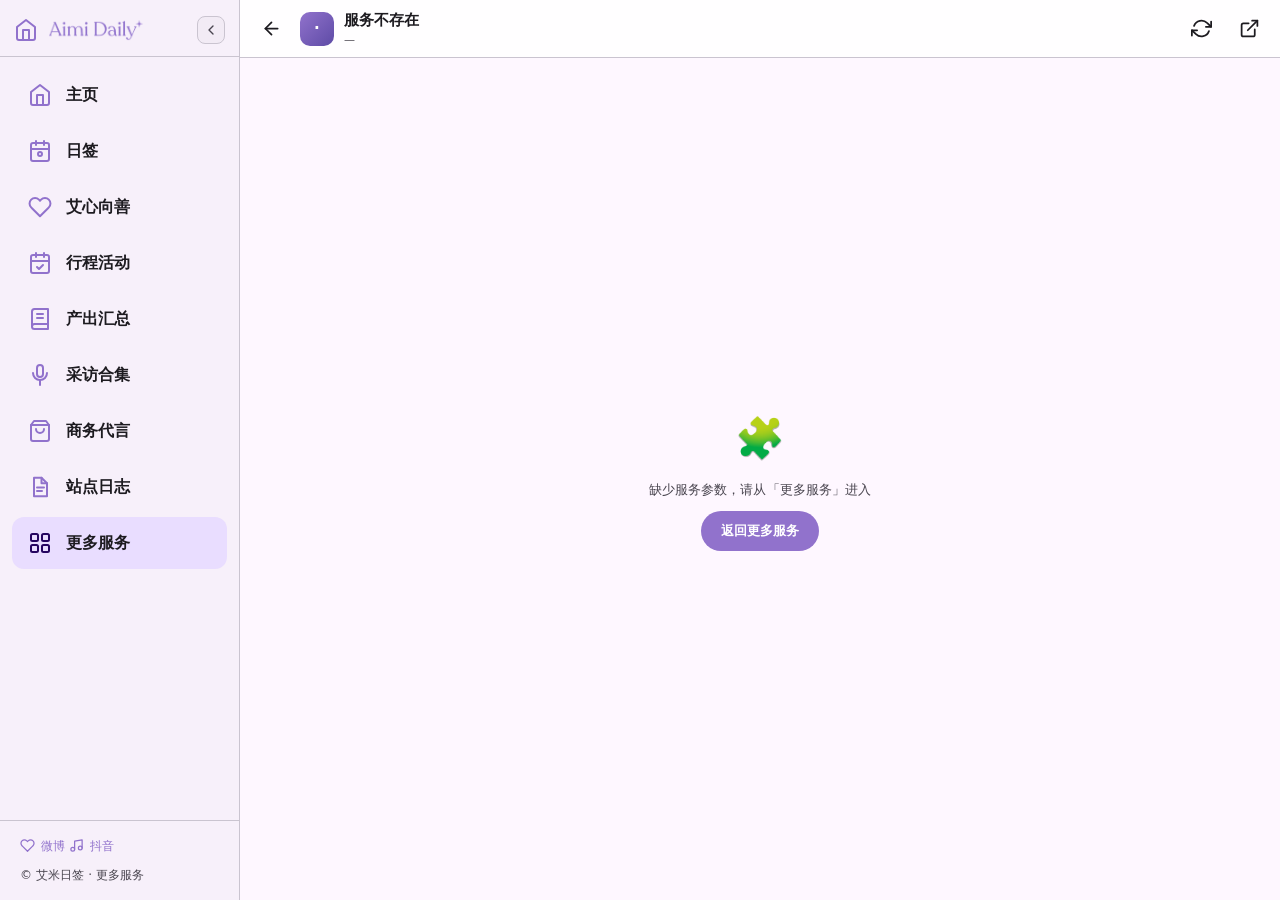
<file: service.html>
<!DOCTYPE html>
<html lang="zh-CN">
<head>
<meta charset="UTF-8">
<meta name="viewport" content="width=device-width, initial-scale=1.0, viewport-fit=cover">
<title>服务 · 艾米日签</title>
<meta name="description" content="艾米日签 · 更多服务 — 在站内打开第三方网页，保留站点导航与底栏。">
<meta name="theme-color" content="#9172CC">
<link rel="icon" href="favicon.ico">
<link rel="apple-touch-icon" href="apple-touch-icon.png">
<link rel="manifest" href="manifest.json">
<meta name="apple-mobile-web-app-title" content="艾米日签">
<meta name="application-name" content="艾米日签">
<meta name="robots" content="noindex">
<style>
  :root{
    --md-primary: #9172CC;
    --md-on-primary: #FFFFFF;
    --md-primary-container: #E9DDFF;
    --md-on-primary-container: #250460;
    --md-surface: #FEF7FF;
    --md-surface-container-lowest: #FFFFFF;
    --md-surface-container-low: #F7F0FA;
    --md-surface-container: #F2EBF5;
    --md-surface-container-high: #ECE5EF;
    --md-surface-container-highest: #E6E0E9;
    --md-on-surface: #1D1B20;
    --md-on-surface-variant: #49454F;
    --md-outline: #79747E;
    --md-outline-variant: #CAC4D0;
    --md-elev-1: 0 1px 2px 0 rgba(0,0,0,0.12), 0 1px 3px 1px rgba(0,0,0,0.08);
    --md-elev-3: 0 4px 8px 3px rgba(0,0,0,0.10), 0 1px 3px 0 rgba(0,0,0,0.14);
    --md-radius-md: 12px;
    --md-radius-lg: 16px;
  }
  [data-theme="dark"]{
    --md-surface: #141218;
    --md-surface-container-lowest: #0F0D13;
    --md-surface-container-low: #1D1B20;
    --md-surface-container: #211F26;
    --md-surface-container-high: #2B2930;
    --md-surface-container-highest: #36343B;
    --md-on-surface: #E6E0E9;
    --md-on-surface-variant: #CAC4D0;
    --md-outline: #938F99;
    --md-outline-variant: #49454F;
    --md-primary-container: #4A3A6B;
    --md-on-primary-container: #E9DDFF;
    --md-elev-1: 0 1px 2px 0 rgba(0,0,0,0.30), 0 1px 3px 1px rgba(0,0,0,0.20);
    --md-elev-3: 0 4px 8px 3px rgba(0,0,0,0.35), 0 1px 3px 0 rgba(0,0,0,0.30);
  }
  *{box-sizing:border-box;margin:0;padding:0;-webkit-tap-highlight-color:transparent}
  html,body{height:100%;}
  body{
    font-family: "MiSans", "HarmonyOS Sans SC", "PingFang SC", "Microsoft YaHei", Roboto, system-ui, sans-serif;
    background: var(--md-surface);
    color: var(--md-on-surface);
    line-height: 1.5;
    font-size: 14px;
    letter-spacing: 0.1px;
    overflow: hidden;
  }

  /* ===== 布局 ===== */
  .app-shell{ display:block; height:100vh; height:100dvh; overflow:hidden; }
  .app-sidebar{ display:none; }
  .app-content{ display:flex; flex-direction:column; height:100vh; height:100dvh; min-height:0; }

  /* ===== 顶部工具条 ===== */
  .svc-topbar{
    flex-shrink:0; z-index:20;
    display:flex; align-items:center; gap:10px;
    padding: 9px 12px;
    padding-top: calc(9px + env(safe-area-inset-top, 0px));
    background: rgba(255,255,255,0.86);
    backdrop-filter: blur(20px) saturate(180%);
    -webkit-backdrop-filter: blur(20px) saturate(180%);
    border-bottom: 1px solid var(--md-outline-variant);
  }
  [data-theme="dark"] .svc-topbar{ background: rgba(20,18,24,0.86); }
  .svc-icon-btn{
    width:38px; height:38px; border-radius:50%; flex-shrink:0;
    display:flex; align-items:center; justify-content:center;
    background: transparent; color: var(--md-on-surface);
    text-decoration:none; border:none; cursor:pointer;
    transition: background .16s;
  }
  .svc-icon-btn:hover{ background: var(--md-surface-container-high); }
  .svc-icon-btn:active{ background: var(--md-surface-container-high); }
  .svc-icon-btn svg{ width:21px; height:21px; stroke:currentColor; }
  .svc-id{
    display:flex; align-items:center; gap:10px;
    flex:1; min-width:0;
  }
  .svc-ico{
    width:34px; height:34px; border-radius:10px; flex-shrink:0;
    display:flex; align-items:center; justify-content:center;
    background: linear-gradient(135deg, var(--g1, #9172CC), var(--g2, #5E4BA6));
    color:#fff; font-size:15px; font-weight:800; overflow:hidden;
  }
  .svc-ico img{ width:100%; height:100%; object-fit:cover; display:block; }
  .svc-id-text{ min-width:0; }
  .svc-name{
    font-size:15px; font-weight:700;
    white-space:nowrap; overflow:hidden; text-overflow:ellipsis;
  }
  .svc-domain{
    font-size:11px; color:var(--md-on-surface-variant);
    white-space:nowrap; overflow:hidden; text-overflow:ellipsis;
  }

  /* ===== iframe 区域 ===== */
  .svc-frame-wrap{
    position:relative; flex:1; min-height:0;
    background: var(--md-surface-container-low);
  }
  .svc-frame-wrap iframe{
    position:absolute; inset:0; width:100%; height:100%;
    border:0; background:#fff;
  }
  [data-theme="dark"] .svc-frame-wrap iframe{ background:#1D1B20; }
  .svc-loading{
    position:absolute; inset:0; z-index:2;
    display:flex; flex-direction:column; align-items:center; justify-content:center; gap:14px;
    background: var(--md-surface);
    color: var(--md-on-surface-variant);
    font-size:13px;
  }
  .svc-loading[hidden]{ display:none; }
  .svc-spinner{
    width:34px; height:34px; border-radius:50%;
    border:3px solid var(--md-surface-container-highest);
    border-top-color: var(--md-primary);
    animation: svcSpin .8s linear infinite;
  }
  @keyframes svcSpin{ to{ transform: rotate(360deg); } }
  .svc-hint{
    position:absolute; left:12px; right:12px; bottom:12px; z-index:3;
    display:none; align-items:flex-start; gap:8px;
    padding:10px 14px; border-radius:var(--md-radius-md);
    background: var(--md-surface-container-highest);
    color: var(--md-on-surface-variant);
    font-size:12px; line-height:1.5;
    box-shadow: var(--md-elev-3);
  }
  .svc-hint.show{ display:flex; }
  .svc-hint svg{ width:15px; height:15px; stroke: var(--md-on-surface-variant); flex-shrink:0; margin-top:1px; }
  .svc-hint a{ color: var(--md-primary); font-weight:700; text-decoration:none; }

  /* ===== 进入提示遮罩 ===== */
  .svc-notice{
    position:fixed; inset:0; z-index:400;
    display:none; align-items:center; justify-content:center;
    padding:24px;
    background: rgba(20,18,24,.42);
    backdrop-filter: blur(8px);
    -webkit-backdrop-filter: blur(8px);
  }
  .svc-notice.show{ display:flex; }
  .svc-notice-card{
    width:100%; max-width:340px;
    background: var(--md-surface-container-lowest);
    border:1px solid var(--md-outline-variant);
    border-radius:22px;
    padding:24px 20px 20px;
    text-align:center;
    box-shadow: 0 18px 48px rgba(0,0,0,.28);
    animation: svcPop .26s cubic-bezier(.2,.8,.2,1);
  }
  @keyframes svcPop{ from{ transform: translateY(14px) scale(.97); opacity:0 } to{ transform:none; opacity:1 } }
  .svc-notice-ico{
    width:56px; height:56px; margin:0 auto 14px; border-radius:16px;
    display:flex; align-items:center; justify-content:center;
    background: linear-gradient(135deg, var(--g1, #9172CC), var(--g2, #5E4BA6));
    color:#fff; font-size:23px; font-weight:800; overflow:hidden;
  }
  .svc-notice-ico img{ width:100%; height:100%; object-fit:cover; display:block; }
  .svc-notice-title{ font-size:17px; font-weight:800; margin-bottom:8px; }
  .svc-notice-text{ font-size:12.5px; line-height:1.65; color:var(--md-on-surface-variant); }
  .svc-notice-count{
    margin:18px auto 14px;
    font-size:13px; font-weight:700; color:var(--md-primary);
    display:flex; align-items:center; justify-content:center; gap:8px;
  }
  .svc-count-num{
    min-width:26px; height:26px; padding:0 8px; border-radius:999px;
    display:inline-flex; align-items:center; justify-content:center;
    background: var(--md-primary-container); color: var(--md-on-primary-container);
    font-size:13px; font-weight:800;
  }
  .svc-notice-btn{
    width:100%; padding:12px 18px; border-radius:999px; border:none;
    background: var(--md-primary); color: var(--md-on-primary);
    font-family:inherit; font-size:14px; font-weight:700; cursor:pointer;
    transition: filter .18s, transform .18s;
  }
  .svc-notice-btn:hover{ filter: brightness(1.08); }
  .svc-notice-btn:active{ transform: scale(.98); }
  .svc-notice-skip{
    margin-top:10px; background:none; border:none; color:var(--md-on-surface-variant);
    font-family:inherit; font-size:12px; cursor:pointer; padding:6px;
  }

  /* ===== 错误状态 ===== */
  .svc-error{
    display:none; position:absolute; inset:0; z-index:4;
    flex-direction:column; align-items:center; justify-content:center; gap:12px;
    padding:24px; text-align:center; background:var(--md-surface);
    color:var(--md-on-surface-variant); font-size:13px;
  }
  .svc-error.show{ display:flex; }
  .svc-error .big{ font-size:40px; }
  .svc-error a{
    color:var(--md-on-primary); background:var(--md-primary);
    padding:10px 20px; border-radius:999px; text-decoration:none;
    font-size:13px; font-weight:700;
  }

  /* ===== 侧边栏样式（大屏） ===== */
  .menu-item{ display:flex; align-items:center; gap:14px; padding:14px 16px; border-radius:12px; cursor:pointer; transition:background .2s; color:var(--md-on-surface); text-decoration:none; }
  .menu-item:hover{ background:var(--md-surface-container-high); }
  .menu-item.active{ background:var(--md-primary-container); }
  .menu-item.active .ico{ color:var(--md-on-primary-container); }
  .menu-item .ico{ width:24px; height:24px; color:var(--md-primary); flex-shrink:0; }
  .menu-item .ico svg{ width:24px; height:24px; stroke:currentColor; }
  .menu-item-text{ display:flex; flex-direction:column; flex:1; min-width:0; overflow:hidden; }
  .menu-item .txt{ font-size:16px; font-weight:600; white-space:nowrap; overflow:hidden; text-overflow:ellipsis; }
  .menu-item .sub{ display:none; font-size:12px; color:var(--md-on-surface-variant); margin-top:2px; white-space:nowrap; overflow:hidden; text-overflow:ellipsis; }
  .menu-list{ padding:12px; display:flex; flex-direction:column; gap:4px; }
  .sidebar-header{ padding:16px 14px 12px; border-bottom:1px solid var(--md-outline-variant); display:flex; align-items:center; justify-content:space-between; gap:10px; color:var(--md-primary); }
  .sidebar-header svg{ width:24px; height:24px; flex-shrink:0; }
  .sidebar-header .brand-logo{ height:22px; width:auto; display:block; }
  [data-theme="dark"] .sidebar-header .brand-logo{ filter:brightness(1.2); }
  .sidebar-brand{ display:flex; align-items:center; gap:10px; min-width:0; }
  .sidebar-toggle{ width:28px; height:28px; flex-shrink:0; display:inline-flex; align-items:center; justify-content:center; border:1px solid var(--md-outline-variant); background:var(--md-surface-container); color:var(--md-on-surface-variant); border-radius:8px; cursor:pointer; transition:background .15s,color .15s,transform .25s; }
  .sidebar-toggle svg{ width:16px; height:16px; }
  .sidebar-toggle:hover{ background:var(--md-surface-container-high); color:var(--md-primary); }
  .sidebar-footer{ margin-top:auto; padding:16px 20px; border-top:1px solid var(--md-outline-variant); font-size:12px; color:var(--md-on-surface-variant); }
  .sidebar-footer .footer-links a{ display:inline-flex; align-items:center; gap:6px; color:var(--md-primary); text-decoration:none; }
  .sidebar-footer .footer-links svg{ width:15px; height:15px; stroke:currentColor; }

  /* ===== 手机端全屏菜单 ===== */
  .menu-overlay{ position:fixed; inset:0; background:var(--md-surface); z-index:200; transform:translateY(-100%); transition:transform .4s cubic-bezier(0.4,0,0.2,1); display:flex; flex-direction:column; overflow-y:auto; }
  .menu-overlay.open{ transform:translateY(0); }
  .menu-close{ position:absolute; right:16px; top:16px; width:40px; height:40px; border-radius:50%; background:var(--md-surface-container-high); border:none; cursor:pointer; color:var(--md-on-surface); display:flex; align-items:center; justify-content:center; }
  .menu-close svg{ width:22px; height:22px; stroke:currentColor; }
  .menu-header{ padding:28px 24px 16px; font-size:20px; font-weight:700; color:var(--md-on-surface); border-bottom:1px solid var(--md-outline-variant); }

  @media (min-width: 768px){
    .app-shell{ display:flex; flex-direction:row; }
    .app-sidebar{ width:240px; flex-shrink:0; display:flex !important; flex-direction:column; background:var(--md-surface-container-low); border-right:1px solid var(--md-outline-variant); position:sticky; top:0; height:100vh; overflow-y:auto; z-index:50; }
    .app-sidebar.collapsed{ width:64px; overflow:visible; transition:width .25s cubic-bezier(.22,.61,.36,1); }
    .app-sidebar.collapsed .sidebar-header{ flex-direction:column; gap:10px; padding:16px 8px 12px; justify-content:flex-start; }
    .app-sidebar.collapsed .sidebar-brand{ display:none; }
    .app-sidebar.collapsed .sidebar-toggle{ display:inline-flex; }
    .app-sidebar.collapsed .sidebar-toggle svg{ transform:rotate(180deg); }
    .app-sidebar.collapsed .menu-list{ padding:12px 8px; }
    .app-sidebar.collapsed .menu-item{ padding:12px 0; justify-content:center; border-radius:12px; position:relative; }
    .app-sidebar.collapsed .menu-item-text{ display:none; }
    .app-sidebar.collapsed .menu-item .ico{ margin:0; }
    .app-sidebar.collapsed .sidebar-footer{ padding:12px 8px; }
    .app-sidebar.collapsed .sidebar-footer .footer-links{ flex-direction:column; align-items:center; justify-content:center; gap:8px; flex-wrap:nowrap; }
    .app-sidebar.collapsed .sidebar-footer .footer-links a{ padding:8px; justify-content:center; font-size:0; }
    .app-sidebar.collapsed .sidebar-footer .footer-links a svg{ width:18px; height:18px; margin:0; }
    .app-sidebar.collapsed .sidebar-footer > div:last-child{ display:none; }
    .app-sidebar.collapsed .menu-item:hover::after{ content:attr(data-tooltip); position:absolute; left:calc(100% + 10px); top:50%; transform:translateY(-50%); background:var(--md-surface-container-highest); color:var(--md-on-surface); padding:6px 10px; border-radius:8px; font-size:12px; white-space:nowrap; box-shadow:0 4px 12px rgba(0,0,0,.18); z-index:200; pointer-events:none; }
    .app-content{ flex:1; min-width:0; }
    .menu-overlay{ display:none !important; }
  }
  @media (max-width: 767px){
    .svc-frame-wrap{ padding-bottom: calc(62px + env(safe-area-inset-bottom, 0px)); }
    .svc-hint{ bottom: calc(74px + env(safe-area-inset-bottom, 0px)); }
    .svc-notice-card{ max-width: 320px; }
  }
</style>
<link rel="stylesheet" href="app-mobile.css">
</head>
<body>

<div class="app-shell">
  <!-- 左侧侧边栏（平板 / 电脑显示） -->
  <aside class="app-sidebar" id="appSidebar">
    <div class="sidebar-header">
      <div class="sidebar-brand">
        <svg viewBox="0 0 24 24" fill="none" stroke="currentColor" stroke-width="2" stroke-linecap="round" stroke-linejoin="round"><path d="m3 9 9-7 9 7v11a2 2 0 0 1-2 2H5a2 2 0 0 1-2-2z"/><polyline points="9 22 9 12 15 12 15 22"/></svg>
        <img class="brand-logo" src="logo_aimi_daily.png" alt="Aimi Daily">
      </div>
      <button class="sidebar-toggle" id="sidebarToggle" title="折叠/展开侧边栏" aria-label="折叠/展开侧边栏">
        <svg viewBox="0 0 24 24" fill="none" stroke="currentColor" stroke-width="2" stroke-linecap="round" stroke-linejoin="round"><polyline points="15 18 9 12 15 6"/></svg>
      </button>
    </div>
    <div class="menu-list">
      <a class="menu-item" href="index.html" data-tooltip="主页">
        <div class="ico"><svg viewBox="0 0 24 24" fill="none" stroke="currentColor" stroke-width="2" stroke-linecap="round" stroke-linejoin="round"><path d="m3 9 9-7 9 7v11a2 2 0 0 1-2 2H5a2 2 0 0 1-2-2z"/><polyline points="9 22 9 12 15 12 15 22"/></svg></div>
        <div class="menu-item-text"><div class="txt">主页</div><div class="sub">艾米日签 · 每日动态简报</div></div>
      </a>
      <a class="menu-item" href="riqian.html" data-tooltip="日签">
        <div class="ico"><svg viewBox="0 0 24 24" fill="none" stroke="currentColor" stroke-width="2" stroke-linecap="round" stroke-linejoin="round"><rect x="3" y="4" width="18" height="18" rx="2" ry="2"/><line x1="16" y1="2" x2="16" y2="6"/><line x1="8" y1="2" x2="8" y2="6"/><line x1="3" y1="10" x2="21" y2="10"/><circle cx="12" cy="15" r="2"/></svg></div>
        <div class="menu-item-text"><div class="txt">日签</div><div class="sub">艾米日签合集</div></div>
      </a>
      <a class="menu-item" href="aixin.html" data-tooltip="艾心向善">
        <div class="ico"><svg viewBox="0 0 24 24" fill="none" stroke="currentColor" stroke-width="2" stroke-linecap="round" stroke-linejoin="round"><path d="M20.84 4.61a5.5 5.5 0 0 0-7.78 0L12 5.67l-1.06-1.06a5.5 5.5 0 0 0-7.78 7.78l1.06 1.06L12 21.23l7.78-7.78 1.06-1.06a5.5 5.5 0 0 0 0-7.78z"/></svg></div>
        <div class="menu-item-text"><div class="txt">艾心向善</div><div class="sub">粉丝公益 · 动态追踪</div></div>
      </a>
      <a class="menu-item" href="xingcheng.html" data-tooltip="行程活动">
        <div class="ico"><svg viewBox="0 0 24 24" fill="none" stroke="currentColor" stroke-width="2" stroke-linecap="round" stroke-linejoin="round"><rect x="3" y="4" width="18" height="18" rx="2" ry="2"/><line x1="16" y1="2" x2="16" y2="6"/><line x1="8" y1="2" x2="8" y2="6"/><line x1="3" y1="10" x2="21" y2="10"/><path d="m9 16 2 2 4-4"/></svg></div>
        <div class="menu-item-text"><div class="txt">行程活动</div><div class="sub">公开行程 · 活动汇总</div></div>
      </a>
      <a class="menu-item" href="chanchu.html" data-tooltip="产出汇总">
        <div class="ico"><svg viewBox="0 0 24 24" fill="none" stroke="currentColor" stroke-width="2" stroke-linecap="round" stroke-linejoin="round"><path d="M4 19.5A2.5 2.5 0 0 1 6.5 17H20"/><path d="M6.5 2H20v20H6.5A2.5 2.5 0 0 1 4 19.5v-15A2.5 2.5 0 0 1 6.5 2z"/><line x1="9" y1="7" x2="15" y2="7"/><line x1="9" y1="11" x2="15" y2="11"/></svg></div>
        <div class="menu-item-text"><div class="txt">产出汇总</div><div class="sub">由 @艾产速览 整理汇总</div></div>
      </a>
      <a class="menu-item" href="interview.html" data-tooltip="采访合集">
        <div class="ico"><svg viewBox="0 0 24 24" fill="none" stroke="currentColor" stroke-width="2" stroke-linecap="round" stroke-linejoin="round"><rect x="9" y="2" width="6" height="12" rx="3"/><path d="M5 10a7 7 0 0 0 14 0"/><line x1="12" y1="17" x2="12" y2="22"/></svg></div>
        <div class="menu-item-text"><div class="txt">采访合集</div><div class="sub">杂志 · 专访 · 直播 · 综艺</div></div>
      </a>
      <a class="menu-item" href="brands.html" data-tooltip="商务代言">
        <div class="ico"><svg viewBox="0 0 24 24" fill="none" stroke="currentColor" stroke-width="2" stroke-linecap="round" stroke-linejoin="round"><path d="M6 2 3 6v14a2 2 0 0 0 2 2h14a2 2 0 0 0 2-2V6l-3-4z"/><line x1="3" y1="6" x2="21" y2="6"/><path d="M16 10a4 4 0 0 1-8 0"/></svg></div>
        <div class="menu-item-text"><div class="txt">商务代言</div><div class="sub">进行中品牌合作</div></div>
      </a>
      <a class="menu-item" href="blog.html" data-tooltip="站点日志">
        <div class="ico"><svg viewBox="0 0 24 24" fill="none" stroke="currentColor" stroke-width="2" stroke-linecap="round" stroke-linejoin="round"><path d="M6 2.8h7.5L19 8.3v12.9H6z"/><path d="M13.5 2.8v5.5H19M9 12.5h7M9 16h5"/></svg></div>
        <div class="menu-item-text"><div class="txt">站点日志</div><div class="sub">更新记录与说明</div></div>
      </a>
      <a class="menu-item active" href="services.html" data-tooltip="更多服务">
        <div class="ico"><svg viewBox="0 0 24 24" fill="none" stroke="currentColor" stroke-width="2" stroke-linecap="round" stroke-linejoin="round"><rect x="3" y="3" width="7" height="7" rx="1.5"/><rect x="14" y="3" width="7" height="7" rx="1.5"/><rect x="3" y="14" width="7" height="7" rx="1.5"/><rect x="14" y="14" width="7" height="7" rx="1.5"/></svg></div>
        <div class="menu-item-text"><div class="txt">更多服务</div><div class="sub">站内打开第三方网页</div></div>
      </a>
    </div>
    <div class="sidebar-footer">
      <div class="footer-links">
        <a href="https://weibo.com/u/6320241831" target="_blank" rel="noopener" title="微博">
          <svg viewBox="0 0 24 24" fill="none" stroke="currentColor" stroke-width="2" stroke-linecap="round" stroke-linejoin="round"><path d="M20.84 4.61a5.5 5.5 0 0 0-7.78 0L12 5.67l-1.06-1.06a5.5 5.5 0 0 0-7.78 7.78l1.06 1.06L12 21.23l7.78-7.78 1.06-1.06a5.5 5.5 0 0 0 0-7.78z"/></svg>
          <span>微博</span>
        </a>
        <a href="https://v.douyin.com/xlqx8_dg-Qs/" target="_blank" rel="noopener" title="抖音">
          <svg viewBox="0 0 24 24" fill="none" stroke="currentColor" stroke-width="2" stroke-linecap="round" stroke-linejoin="round"><path d="M9 18V5l12-2v13"/><circle cx="6" cy="18" r="3"/><circle cx="18" cy="16" r="3"/></svg>
          <span>抖音</span>
        </a>
      </div>
      <div style="margin-top:8px;">© 艾米日签 · 更多服务</div>
    </div>
  </aside>

  <!-- 内容区 -->
  <div class="app-content">
    <div class="svc-topbar">
      <a class="svc-icon-btn" href="services.html" id="svcBack" title="返回更多服务" aria-label="返回更多服务">
        <svg viewBox="0 0 24 24" fill="none" stroke-width="2" stroke-linecap="round" stroke-linejoin="round"><line x1="19" y1="12" x2="5" y2="12"/><polyline points="12 19 5 12 12 5"/></svg>
      </a>
      <div class="svc-id">
        <div class="svc-ico" id="svcIco">·</div>
        <div class="svc-id-text">
          <div class="svc-name" id="svcName">加载中…</div>
          <div class="svc-domain" id="svcDomain">—</div>
        </div>
      </div>
      <button class="svc-icon-btn" id="svcRefresh" title="刷新" aria-label="刷新">
        <svg viewBox="0 0 24 24" fill="none" stroke-width="2" stroke-linecap="round" stroke-linejoin="round"><polyline points="23 4 23 10 17 10"/><polyline points="1 20 1 14 7 14"/><path d="M3.51 9a9 9 0 0 1 14.85-3.36L23 10M1 14l4.64 4.36A9 9 0 0 0 20.49 15"/></svg>
      </button>
      <button class="svc-icon-btn" id="svcOpen" title="新窗口打开" aria-label="新窗口打开">
        <svg viewBox="0 0 24 24" fill="none" stroke-width="2" stroke-linecap="round" stroke-linejoin="round"><path d="M18 13v6a2 2 0 0 1-2 2H5a2 2 0 0 1-2-2V8a2 2 0 0 1 2-2h6"/><polyline points="15 3 21 3 21 9"/><line x1="10" y1="14" x2="21" y2="3"/></svg>
      </button>
    </div>

    <div class="svc-frame-wrap">
      <div class="svc-loading" id="svcLoading">
        <div class="svc-spinner"></div>
        <div>正在打开服务…</div>
      </div>
      <iframe id="svcFrame" title="第三方服务" referrerpolicy="no-referrer-when-downgrade" allow="clipboard-read; clipboard-write; fullscreen"></iframe>
      <div class="svc-hint" id="svcHint">
        <svg viewBox="0 0 24 24" fill="none" stroke="currentColor" stroke-width="2" stroke-linecap="round" stroke-linejoin="round"><circle cx="12" cy="12" r="10"/><line x1="12" y1="16" x2="12" y2="12"/><line x1="12" y1="8" x2="12.01" y2="8"/></svg>
        <span>页面一直空白，可能是对方网站禁止被嵌入。<a href="#" id="svcHintOpen">新窗口打开</a></span>
      </div>
      <div class="svc-error" id="svcError">
        <span class="big">🧩</span>
        <div id="svcErrorText">没有找到这个服务</div>
        <a href="services.html">返回更多服务</a>
      </div>
    </div>
  </div>
</div>

<!-- 进入提示遮罩 -->
<div class="svc-notice" id="svcNotice">
  <div class="svc-notice-card">
    <div class="svc-notice-ico" id="svcNoticeIco">·</div>
    <div class="svc-notice-title" id="svcNoticeTitle">即将打开第三方服务</div>
    <div class="svc-notice-text" id="svcNoticeText"></div>
    <div class="svc-notice-count">
      <span class="svc-count-num" id="svcCountNum">5</span>
      <span>秒后自动进入</span>
    </div>
    <button class="svc-notice-btn" id="svcNoticeBtn">立即进入</button>
    <button class="svc-notice-skip" id="svcNoticeSkip">返回更多服务</button>
  </div>
</div>

<!-- 全屏菜单（手机端） -->
<div class="menu-overlay" id="menuOverlay">
  <button class="menu-close" id="menuClose" aria-label="关闭菜单">
    <svg viewBox="0 0 24 24" fill="none" stroke-width="2" stroke-linecap="round" stroke-linejoin="round"><line x1="18" y1="6" x2="6" y2="18"/><line x1="6" y1="6" x2="18" y2="18"/></svg>
  </button>
  <div class="menu-header">页面导航</div>
  <div class="menu-list">
    <a class="menu-item" href="index.html"><div class="ico"><svg viewBox="0 0 24 24" fill="none" stroke="currentColor" stroke-width="2" stroke-linecap="round" stroke-linejoin="round"><path d="m3 9 9-7 9 7v11a2 2 0 0 1-2 2H5a2 2 0 0 1-2-2z"/><polyline points="9 22 9 12 15 12 15 22"/></svg></div><div class="menu-item-text"><div class="txt">主页</div><div class="sub">艾米日签 · 每日动态简报</div></div></a>
    <a class="menu-item" href="riqian.html"><div class="ico"><svg viewBox="0 0 24 24" fill="none" stroke="currentColor" stroke-width="2" stroke-linecap="round" stroke-linejoin="round"><rect x="3" y="4" width="18" height="18" rx="2" ry="2"/><line x1="16" y1="2" x2="16" y2="6"/><line x1="8" y1="2" x2="8" y2="6"/><line x1="3" y1="10" x2="21" y2="10"/><circle cx="12" cy="15" r="2"/></svg></div><div class="menu-item-text"><div class="txt">日签</div><div class="sub">艾米日签合集</div></div></a>
    <a class="menu-item" href="aixin.html"><div class="ico"><svg viewBox="0 0 24 24" fill="none" stroke="currentColor" stroke-width="2" stroke-linecap="round" stroke-linejoin="round"><path d="M20.84 4.61a5.5 5.5 0 0 0-7.78 0L12 5.67l-1.06-1.06a5.5 5.5 0 0 0-7.78 7.78l1.06 1.06L12 21.23l7.78-7.78 1.06-1.06a5.5 5.5 0 0 0 0-7.78z"/></svg></div><div class="menu-item-text"><div class="txt">艾心向善</div><div class="sub">粉丝公益 · 动态追踪</div></div></a>
    <a class="menu-item" href="xingcheng.html"><div class="ico"><svg viewBox="0 0 24 24" fill="none" stroke="currentColor" stroke-width="2" stroke-linecap="round" stroke-linejoin="round"><rect x="3" y="4" width="18" height="18" rx="2" ry="2"/><line x1="16" y1="2" x2="16" y2="6"/><line x1="8" y1="2" x2="8" y2="6"/><line x1="3" y1="10" x2="21" y2="10"/><path d="m9 16 2 2 4-4"/></svg></div><div class="menu-item-text"><div class="txt">行程活动</div><div class="sub">公开行程 · 活动汇总</div></div></a>
    <a class="menu-item" href="chanchu.html"><div class="ico"><svg viewBox="0 0 24 24" fill="none" stroke="currentColor" stroke-width="2" stroke-linecap="round" stroke-linejoin="round"><path d="M4 19.5A2.5 2.5 0 0 1 6.5 17H20"/><path d="M6.5 2H20v20H6.5A2.5 2.5 0 0 1 4 19.5v-15A2.5 2.5 0 0 1 6.5 2z"/><line x1="9" y1="7" x2="15" y2="7"/><line x1="9" y1="11" x2="15" y2="11"/></svg></div><div class="menu-item-text"><div class="txt">产出汇总</div><div class="sub">由 @艾产速览 整理汇总</div></div></a>
    <a class="menu-item" href="interview.html"><div class="ico"><svg viewBox="0 0 24 24" fill="none" stroke="currentColor" stroke-width="2" stroke-linecap="round" stroke-linejoin="round"><rect x="9" y="2" width="6" height="12" rx="3"/><path d="M5 10a7 7 0 0 0 14 0"/><line x1="12" y1="17" x2="12" y2="22"/></svg></div><div class="menu-item-text"><div class="txt">采访合集</div><div class="sub">杂志 · 专访 · 直播 · 综艺</div></div></a>
    <a class="menu-item" href="brands.html"><div class="ico"><svg viewBox="0 0 24 24" fill="none" stroke="currentColor" stroke-width="2" stroke-linecap="round" stroke-linejoin="round"><path d="M6 2 3 6v14a2 2 0 0 0 2 2h14a2 2 0 0 0 2-2V6l-3-4z"/><line x1="3" y1="6" x2="21" y2="6"/><path d="M16 10a4 4 0 0 1-8 0"/></svg></div><div class="menu-item-text"><div class="txt">商务代言</div><div class="sub">进行中品牌合作</div></div></a>
    <a class="menu-item" href="blog.html"><div class="ico"><svg viewBox="0 0 24 24" fill="none" stroke="currentColor" stroke-width="2" stroke-linecap="round" stroke-linejoin="round"><path d="M6 2.8h7.5L19 8.3v12.9H6z"/><path d="M13.5 2.8v5.5H19M9 12.5h7M9 16h5"/></svg></div><div class="menu-item-text"><div class="txt">站点日志</div><div class="sub">更新记录与说明</div></div></a>
    <a class="menu-item active" href="services.html"><div class="ico"><svg viewBox="0 0 24 24" fill="none" stroke="currentColor" stroke-width="2" stroke-linecap="round" stroke-linejoin="round"><rect x="3" y="3" width="7" height="7" rx="1.5"/><rect x="14" y="3" width="7" height="7" rx="1.5"/><rect x="3" y="14" width="7" height="7" rx="1.5"/><rect x="14" y="14" width="7" height="7" rx="1.5"/></svg></div><div class="menu-item-text"><div class="txt">更多服务</div><div class="sub">站内打开第三方网页</div></div></a>
  </div>
</div>

<script>
  (function(){
    'use strict';

    const PALETTE = [
      ['#FF6F91','#C2185B'], ['#9172CC','#5E4BA6'], ['#FFB300','#EF6C00'],
      ['#4A9EFF','#1565C0'], ['#3FBF9F','#00796B'], ['#B06AB3','#4568DC'],
      ['#F78C6B','#C43E1C'], ['#5AA9E6','#1B5E9E']
    ];

    const frame = document.getElementById('svcFrame');
    const loading = document.getElementById('svcLoading');
    const hint = document.getElementById('svcHint');
    const hintOpen = document.getElementById('svcHintOpen');
    const errBox = document.getElementById('svcError');
    const errText = document.getElementById('svcErrorText');
    const nameEl = document.getElementById('svcName');
    const domainEl = document.getElementById('svcDomain');
    const icoEl = document.getElementById('svcIco');
    const notice = document.getElementById('svcNotice');
    const noticeIco = document.getElementById('svcNoticeIco');
    const noticeTitle = document.getElementById('svcNoticeTitle');
    const noticeText = document.getElementById('svcNoticeText');
    const noticeBtn = document.getElementById('svcNoticeBtn');
    const noticeSkip = document.getElementById('svcNoticeSkip');
    const countNum = document.getElementById('svcCountNum');

    const params = new URLSearchParams(location.search);
    const wanted = params.get('id') || params.get('sid') || '';
    let service = null;
    let noticeTimer = null;
    let entered = false;
    let hintTimer = null;

    function esc(s){
      return String(s == null ? '' : s)
        .replace(/&/g,'&amp;').replace(/</g,'&lt;').replace(/>/g,'&gt;')
        .replace(/"/g,'&quot;').replace(/'/g,'&#39;');
    }
    function hashIdx(str){
      let h = 0;
      for(let i=0;i<str.length;i++) h = (h * 31 + str.charCodeAt(i)) >>> 0;
      return h % PALETTE.length;
    }
    function domainOf(url){
      const u = String(url || '').trim();
      if(!u) return '';
      if(!/^https?:\/\//i.test(u)) return '站内页面';
      try{ return new URL(u).hostname.replace(/^www\./,''); }catch(e){ return u; }
    }
    function fillIcon(el, s){
      if(s.icon){
        el.innerHTML = '<img src="' + esc(s.icon) + '" alt="">';
        return;
      }
      const p = PALETTE[hashIdx(String(s.name || '·'))];
      el.style.setProperty('--g1', p[0]);
      el.style.setProperty('--g2', p[1]);
      el.textContent = String(s.name || '·').trim().charAt(0) || '·';
    }

    function showError(msg){
      loading.hidden = true;
      errText.textContent = msg;
      errBox.classList.add('show');
    }

    function loadFrame(){
      if(!service || entered) return;
      entered = true;
      notice.classList.remove('show');
      loading.hidden = false;
      frame.src = service.url;

      // 超过 12 秒仍未 onload，提示可能禁止嵌入
      clearTimeout(hintTimer);
      hintTimer = setTimeout(function(){
        if(!loading.hidden) hint.classList.add('show');
      }, 12000);
    }

    frame.addEventListener('load', function(){
      if(!frame.src) return;
      clearTimeout(hintTimer);
      loading.hidden = true;
      hint.classList.remove('show');
    });

    function openExternal(){
      if(!service) return;
      window.open(service.url, '_blank', 'noopener');
    }
    document.getElementById('svcOpen').addEventListener('click', openExternal);
    hintOpen.addEventListener('click', function(e){
      e.preventDefault();
      openExternal();
    });
    document.getElementById('svcRefresh').addEventListener('click', function(){
      if(!service) return;
      loading.hidden = false;
      hint.classList.remove('show');
      try{ frame.src = service.url; }catch(e){}
    });
    document.getElementById('svcBack').addEventListener('click', function(e){
      if(history.length > 1 && document.referrer.indexOf(location.host) !== -1){
        e.preventDefault();
        history.back();
      }
    });

    // ===== 进入提示 =====
    function fillNotice(){
      fillIcon(noticeIco, service);
      noticeTitle.textContent = '即将打开「' + service.name + '」';
      let text = noticeText.dataset.raw || '';
      noticeText.textContent = text.replace(/\{name\}/g, service.name);
    }

    function startNotice(seconds, skippable){
      const secs = Math.max(0, Number(seconds) || 0);
      if(secs <= 0){
        loadFrame();
        return;
      }
      notice.classList.add('show');
      fillNotice();
      let left = Math.ceil(secs);
      countNum.textContent = left;
      noticeBtn.textContent = '立即进入';
      noticeBtn.hidden = !skippable;

      function tick(){
        left -= 1;
        if(left <= 0){
          clearInterval(noticeTimer);
          loadFrame();
          return;
        }
        countNum.textContent = left;
      }
      clearInterval(noticeTimer);
      noticeTimer = setInterval(tick, 1000);

      noticeBtn.onclick = function(){
        clearInterval(noticeTimer);
        loadFrame();
      };
      noticeSkip.onclick = function(){
        clearInterval(noticeTimer);
        location.href = 'services.html';
      };
    }

    // ===== 初始化 =====
    function apply(payload){
      const list = Array.isArray(payload.services) ? payload.services : [];
      service = null;
      for(let i=0;i<list.length;i++){
        const s = list[i];
        if(!s || s.enabled === false) continue;
        if(String(s.id || '') === wanted){ service = s; break; }
      }
      if(!service && wanted){
        // 兼容：按名称匹配
        for(let i=0;i<list.length;i++){
          const s = list[i];
          if(s && s.enabled !== false && String(s.name || '') === decodeURIComponent(wanted)){ service = s; break; }
        }
      }

      if(!service){
        nameEl.textContent = '服务不存在';
        domainEl.textContent = '—';
        showError(wanted ? '没有找到这个服务，可能已下架' : '缺少服务参数，请从「更多服务」进入');
        return;
      }

      document.title = service.name + ' · 艾米日签';
      nameEl.textContent = service.name;
      domainEl.textContent = domainOf(service.url);
      fillIcon(icoEl, service);

      if(service.openMode === 'external'){
        location.replace(service.url);
        return;
      }

      const noticeCfg = payload.notice || {};
      noticeText.dataset.raw = String(noticeCfg.text || '即将打开第三方服务「{name}」，该页面内容由第三方提供，请注意保护个人信息。');

      let showNotice = false;
      let seconds = Number(noticeCfg.seconds);
      if(!(seconds > 0)) seconds = 5;

      if(service.promptMode === 'never'){
        showNotice = false;
      }else if(service.promptMode === 'always'){
        showNotice = true;
        if(Number(service.promptSeconds) > 0) seconds = Number(service.promptSeconds);
        if(service.promptText) noticeText.dataset.raw = String(service.promptText);
      }else{
        showNotice = noticeCfg.enabled !== false;
      }

      if(showNotice){
        startNotice(seconds, noticeCfg.skippable !== false);
      }else{
        loadFrame();
      }
    }

    try{
      const raw = document.getElementById('sv-embedded');
      if(raw) apply(JSON.parse(raw.textContent));
    }catch(e){}

    fetch('data/services.json?v=' + Date.now())
      .then(function(r){ return r.ok ? r.json() : null; })
      .then(function(j){ if(j && !entered && !notice.classList.contains('show')) apply(j); })
      .catch(function(){});
  })();
</script>

<script>
  // 深色模式（与全站共享 ami-theme）
  (function(){
    const html = document.documentElement;
    const saved = localStorage.getItem('ami-theme');
    if(saved === 'dark' || (!saved && window.matchMedia('(prefers-color-scheme: dark)').matches)){
      html.setAttribute('data-theme','dark');
    }
  })();

  // 侧边栏折叠（平板 / 电脑，与全站共享状态）
  (function(){
    const sidebar = document.getElementById('appSidebar');
    const toggle = document.getElementById('sidebarToggle');
    if(!sidebar || !toggle) return;
    const collapsed = localStorage.getItem('ami-sidebar-collapsed') === '1';
    sidebar.classList.toggle('collapsed', collapsed);
    toggle.addEventListener('click', function(){
      const willCollapse = !sidebar.classList.contains('collapsed');
      sidebar.classList.toggle('collapsed', willCollapse);
      localStorage.setItem('ami-sidebar-collapsed', willCollapse ? '1' : '0');
    });
  })();

  // 手机端全屏菜单
  (function(){
    const overlay = document.getElementById('menuOverlay');
    const menuClose = document.getElementById('menuClose');
    if(!overlay) return;
    if(menuClose) menuClose.addEventListener('click', function(){ overlay.classList.remove('open'); });
  })();

  // PWA Service Worker 注册
  if ('serviceWorker' in navigator) {
    window.addEventListener('load', function(){
      navigator.serviceWorker.register('sw.js', { scope: './' }).catch(function(){});
    });
  }
</script>
<script src="app-mobile.js" defer></script>
</body>
</html>
</file>
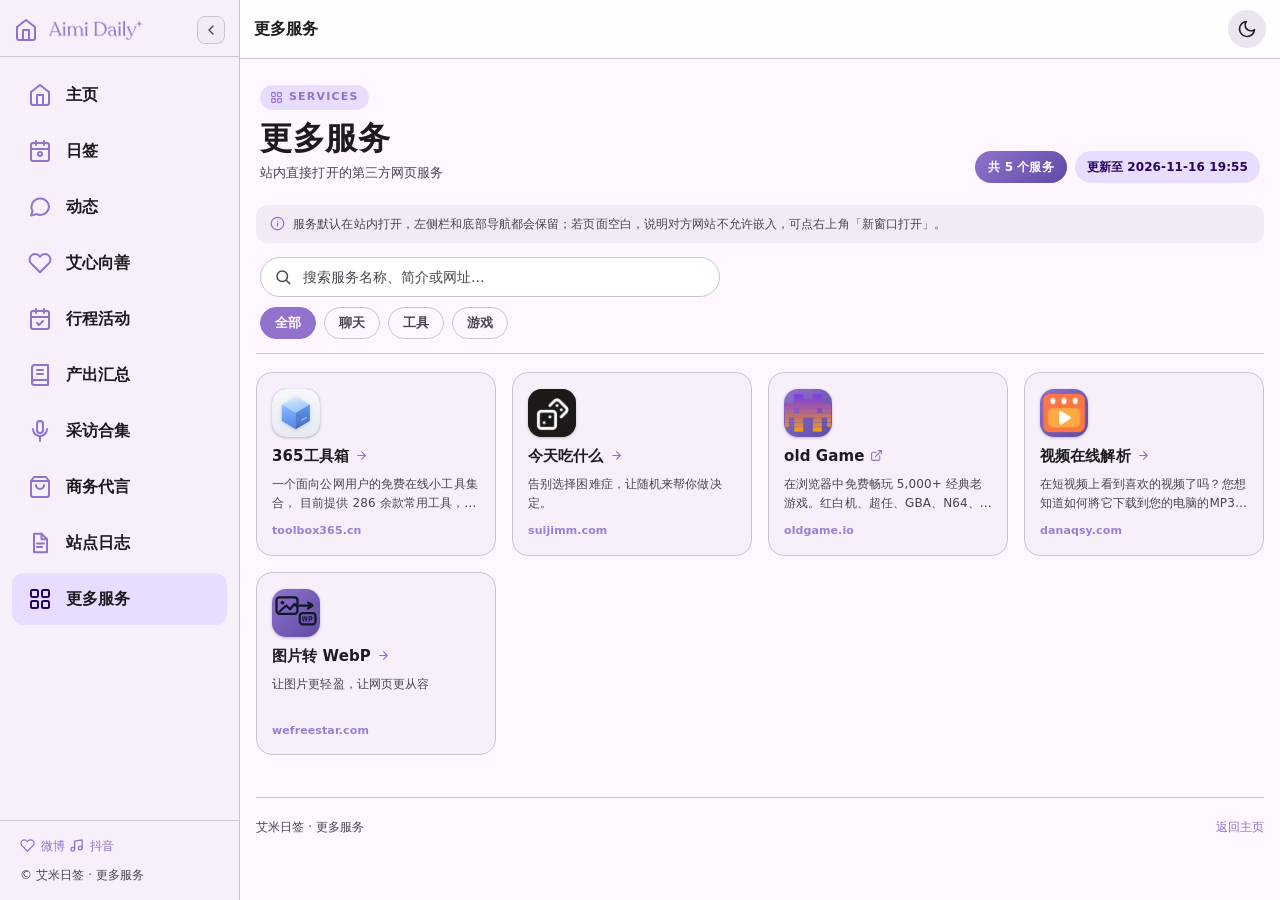
<file: services.html>
<!DOCTYPE html>
<html lang="zh-CN">
<head>
<meta charset="UTF-8">
<meta name="viewport" content="width=device-width, initial-scale=1.0, viewport-fit=cover">
<title>更多服务 · 艾米日签</title>
<meta name="description" content="艾米日签 · 更多服务 — 站内直接打开的第三方网页服务，支持搜索与分类筛选，打开后仍保留站点导航。">
<meta name="theme-color" content="#9172CC">
<link rel="icon" href="favicon.ico">
<link rel="apple-touch-icon" href="apple-touch-icon.png">
<link rel="manifest" href="manifest.json">
<meta name="apple-mobile-web-app-title" content="艾米日签">
<meta name="application-name" content="艾米日签">
<meta property="og:title" content="更多服务 · 艾米日签">
<meta property="og:description" content="站内直接打开的第三方网页服务">
<meta property="og:type" content="website">
<style>
  :root{
    --md-primary: #9172CC;
    --md-on-primary: #FFFFFF;
    --md-primary-container: #E9DDFF;
    --md-on-primary-container: #250460;
    --md-secondary: #5E5C71;
    --md-secondary-container: #E4E0F4;
    --md-on-secondary-container: #1B0A2E;
    --md-surface: #FEF7FF;
    --md-surface-dim: #DED7E0;
    --md-surface-bright: #FEF7FF;
    --md-surface-container-lowest: #FFFFFF;
    --md-surface-container-low: #F7F0FA;
    --md-surface-container: #F2EBF5;
    --md-surface-container-high: #ECE5EF;
    --md-surface-container-highest: #E6E0E9;
    --md-on-surface: #1D1B20;
    --md-on-surface-variant: #49454F;
    --md-outline: #79747E;
    --md-outline-variant: #CAC4D0;
    --md-success: #2E7D32;
    --md-success-container: #C8E6C9;
    --md-warning: #ED6C02;
    --md-elev-1: 0 1px 2px 0 rgba(0,0,0,0.12), 0 1px 3px 1px rgba(0,0,0,0.08);
    --md-elev-2: 0 1px 2px 0 rgba(0,0,0,0.16), 0 2px 6px 2px rgba(0,0,0,0.10);
    --md-elev-3: 0 4px 8px 3px rgba(0,0,0,0.10), 0 1px 3px 0 rgba(0,0,0,0.14);
    --md-radius-sm: 8px;
    --md-radius-md: 12px;
    --md-radius-lg: 16px;
  }
  [data-theme="dark"]{
    --md-surface: #141218;
    --md-surface-dim: #141218;
    --md-surface-bright: #141218;
    --md-surface-container-lowest: #0F0D13;
    --md-surface-container-low: #1D1B20;
    --md-surface-container: #211F26;
    --md-surface-container-high: #2B2930;
    --md-surface-container-highest: #36343B;
    --md-on-surface: #E6E0E9;
    --md-on-surface-variant: #CAC4D0;
    --md-outline: #938F99;
    --md-outline-variant: #49454F;
    --md-primary-container: #4A3A6B;
    --md-on-primary-container: #E9DDFF;
    --md-secondary-container: #4A4759;
    --md-on-secondary-container: #E4E0F4;
    --md-elev-1: 0 1px 2px 0 rgba(0,0,0,0.30), 0 1px 3px 1px rgba(0,0,0,0.20);
    --md-elev-2: 0 1px 2px 0 rgba(0,0,0,0.40), 0 2px 6px 2px rgba(0,0,0,0.25);
    --md-elev-3: 0 4px 8px 3px rgba(0,0,0,0.35), 0 1px 3px 0 rgba(0,0,0,0.30);
  }
  *{box-sizing:border-box;margin:0;padding:0;-webkit-tap-highlight-color:transparent}
  body{
    font-family: "MiSans", "HarmonyOS Sans SC", "PingFang SC", "Microsoft YaHei", Roboto, system-ui, sans-serif;
    background: var(--md-surface);
    color: var(--md-on-surface);
    min-height: 100vh;
    line-height: 1.5;
    font-size: 14px;
    letter-spacing: 0.1px;
  }
  .wrap{max-width: 1180px; margin: 0 auto; padding: 0 16px 60px;}

  /* ===== 顶部导航条 ===== */
  .sv-topbar{
    position: sticky; top: 0; z-index: 20;
    display: flex; align-items: center; gap: 10px;
    padding: 10px 14px;
    padding-top: calc(10px + env(safe-area-inset-top, 0px));
    background: rgba(255,255,255,0.82);
    backdrop-filter: blur(20px) saturate(180%);
    -webkit-backdrop-filter: blur(20px) saturate(180%);
    border-bottom: 1px solid var(--md-outline-variant);
  }
  [data-theme="dark"] .sv-topbar{ background: rgba(20,18,24,0.82); }
  .sv-icon-btn{
    width: 38px; height: 38px; border-radius: 50%; flex-shrink: 0;
    display: flex; align-items: center; justify-content: center;
    background: var(--md-surface-container-high); color: var(--md-on-surface);
    text-decoration: none; border: none; cursor: pointer;
  }
  .sv-icon-btn svg{ width: 20px; height: 20px; stroke: currentColor; }
  .sv-topbar-title{
    flex: 1; min-width: 0;
    font-size: 16px; font-weight: 700; color: var(--md-on-surface);
    white-space: nowrap; overflow: hidden; text-overflow: ellipsis;
  }
  .sv-theme .theme-icon{width:20px; height:20px; stroke:currentColor;}
  .sv-theme .theme-icon-sun{display:none;}
  [data-theme="dark"] .sv-theme .theme-icon-moon{display:none;}
  [data-theme="dark"] .sv-theme .theme-icon-sun{display:block;}

  /* ===== Hero ===== */
  .sv-hero{
    padding: 26px 4px 18px;
    display: flex; align-items: flex-end; justify-content: space-between; gap: 14px; flex-wrap: wrap;
  }
  .sv-hero-left{ min-width: 0; }
  .sv-hero-kicker{
    display: inline-flex; align-items: center; gap: 6px;
    font-size: 11px; font-weight: 700; letter-spacing: 1.2px; text-transform: uppercase;
    color: var(--md-primary);
    background: var(--md-primary-container); padding: 4px 10px; border-radius: 999px;
    margin-bottom: 10px;
  }
  .sv-hero-kicker svg{ width:13px; height:13px; stroke:currentColor; }
  .sv-hero-title{ font-size: 28px; font-weight: 800; letter-spacing: .5px; line-height: 1.15; }
  .sv-hero-sub{ font-size: 13px; color: var(--md-on-surface-variant); margin-top: 7px; }
  .sv-hero-right{ display: flex; align-items: center; gap: 8px; flex-wrap: wrap; }
  .sv-count-pill{
    font-size: 12px; font-weight: 700; color: var(--md-on-primary);
    background: linear-gradient(135deg, #9172CC, #5E4BA6);
    padding: 7px 13px; border-radius: 999px; white-space: nowrap;
  }
  .sv-updated{
    font-size: 12px; font-weight: 600; color: var(--md-on-primary-container);
    background: var(--md-primary-container); padding: 7px 12px; border-radius: 999px;
    white-space: nowrap;
  }

  /* ===== 提示条 ===== */
  .sv-tip{
    font-size: 12px; color: var(--md-on-surface-variant);
    background: var(--md-surface-container); border-radius: var(--md-radius-md);
    padding: 10px 14px; margin-top: 4px;
    display: flex; align-items: flex-start; gap: 8px;
  }
  .sv-tip svg{ width: 15px; height: 15px; stroke: var(--md-primary); flex-shrink: 0; margin-top: 1px; }

  /* ===== 搜索 + 筛选 ===== */
  .sv-filter{
    position: sticky; top: 59px; z-index: 15;
    display: flex; flex-direction: column; gap: 10px;
    padding: 14px 4px 12px;
    background: var(--md-surface);
    border-bottom: 1px solid var(--md-outline-variant);
  }
  .sv-search{
    position: relative; display: flex; align-items: center;
  }
  .sv-search svg{
    position: absolute; left: 14px; width: 18px; height: 18px;
    stroke: var(--md-on-surface-variant); pointer-events: none;
  }
  .sv-search input{
    width: 100%;
    padding: 11px 40px 11px 42px;
    border-radius: 999px;
    border: 1px solid var(--md-outline-variant);
    background: var(--md-surface-container-lowest);
    color: var(--md-on-surface);
    font-family: inherit; font-size: 13.5px; outline: none;
    transition: border-color .18s, box-shadow .18s;
  }
  .sv-search input::placeholder{ color: var(--md-on-surface-variant); }
  .sv-search input:focus{ border-color: var(--md-primary); box-shadow: 0 0 0 3px rgba(145,114,204,.16); }
  .sv-search-clear{
    position: absolute; right: 10px; width: 26px; height: 26px; border-radius: 50%;
    border: none; background: var(--md-surface-container-high); color: var(--md-on-surface-variant);
    display: none; align-items: center; justify-content: center; cursor: pointer;
  }
  .sv-search-clear svg{ position: static; width: 14px; height: 14px; stroke: currentColor; }
  .sv-search-clear.show{ display: flex; }
  .sv-chips{ display: flex; gap: 8px; overflow-x: auto; padding-bottom: 2px; scrollbar-width: none; }
  .sv-chips::-webkit-scrollbar{ display: none; }
  .sv-chip{
    border: 1px solid var(--md-outline-variant); background: transparent;
    color: var(--md-on-surface-variant);
    font-size: 13px; font-weight: 600; font-family: inherit;
    padding: 6px 14px; border-radius: 999px; cursor: pointer; white-space: nowrap;
    transition: all .18s; flex-shrink: 0;
  }
  .sv-chip:hover{ border-color: var(--md-primary); color: var(--md-primary); }
  .sv-chip.active{ background: var(--md-primary); border-color: var(--md-primary); color: var(--md-on-primary); }

  /* ===== 服务卡片 ===== */
  .sv-grid{
    display: grid;
    grid-template-columns: repeat(2, minmax(0, 1fr));
    gap: 12px;
    padding: 18px 0 8px;
  }
  .sv-card{
    display: flex; flex-direction: column; gap: 9px;
    padding: 16px 15px 15px;
    background: var(--md-surface-container-low);
    border: 1px solid var(--md-outline-variant);
    border-radius: var(--md-radius-lg);
    text-decoration: none; color: inherit;
    transition: transform .2s cubic-bezier(.22,.61,.36,1), box-shadow .2s, border-color .2s;
    min-width: 0;
  }
  .sv-card:hover{ transform: translateY(-3px); box-shadow: var(--md-elev-3); border-color: var(--md-primary); }
  .sv-card:active{ transform: scale(.985); }
  .sv-ico{
    width: 48px; height: 48px; border-radius: 14px; flex-shrink: 0;
    display: flex; align-items: center; justify-content: center;
    background: linear-gradient(135deg, var(--g1, #9172CC), var(--g2, #5E4BA6));
    color: #fff; font-size: 20px; font-weight: 800;
    overflow: hidden;
    box-shadow: var(--md-elev-1);
  }
  .sv-ico img{ width: 100%; height: 100%; object-fit: cover; display: block; }
  .sv-name{
    font-size: 15px; font-weight: 700; line-height: 1.35;
    display: flex; align-items: center; gap: 6px;
    overflow: hidden;
  }
  .sv-name .t{ white-space: nowrap; overflow: hidden; text-overflow: ellipsis; }
  .sv-name svg{ width: 13px; height: 13px; flex-shrink: 0; stroke: var(--md-primary); }
  .sv-desc{
    font-size: 12px; line-height: 1.55; color: var(--md-on-surface-variant);
    display: -webkit-box; -webkit-line-clamp: 2; -webkit-box-orient: vertical;
    overflow: hidden; min-height: 37px;
  }
  .sv-domain{
    margin-top: auto; padding-top: 2px;
    font-size: 11px; font-weight: 600; color: var(--md-primary);
    white-space: nowrap; overflow: hidden; text-overflow: ellipsis;
    opacity: .9;
  }

  /* ===== 空状态 / 页脚 ===== */
  .sv-empty{
    text-align: center; padding: 64px 20px; color: var(--md-on-surface-variant);
  }
  .sv-empty .big{ font-size: 40px; display: block; margin-bottom: 12px; }
  .sv-empty .line{ font-size: 13px; }
  .sv-footer{
    margin-top: 34px; padding-top: 20px;
    border-top: 1px solid var(--md-outline-variant);
    display: flex; flex-wrap: wrap; align-items: center; justify-content: space-between; gap: 10px;
    font-size: 12px; color: var(--md-on-surface-variant);
  }
  .sv-footer a{ color: var(--md-primary); text-decoration: none; }

  /* ===== 侧边栏（大屏） ===== */
  .app-shell{ display: block; }
  .app-sidebar{ display: none; }
  .menu-item{ display:flex; align-items:center; gap:14px; padding:14px 16px; border-radius:12px; cursor:pointer; transition:background .2s; color:var(--md-on-surface); text-decoration:none; }
  .menu-item:hover{ background:var(--md-surface-container-high); }
  .menu-item.active{ background:var(--md-primary-container); }
  .menu-item.active .ico{ color:var(--md-on-primary-container); }
  .menu-item .ico{ width:24px; height:24px; color:var(--md-primary); flex-shrink:0; }
  .menu-item .ico svg{ width:24px; height:24px; stroke:currentColor; }
  .menu-item-text{ display:flex; flex-direction:column; flex:1; min-width:0; overflow:hidden; }
  .menu-item .txt{ font-size:16px; font-weight:600; white-space:nowrap; overflow:hidden; text-overflow:ellipsis; }
  .menu-item .sub{ display:none; font-size:12px; color:var(--md-on-surface-variant); margin-top:2px; white-space:nowrap; overflow:hidden; text-overflow:ellipsis; }
  .menu-list{ padding:12px; display:flex; flex-direction:column; gap:4px; }
  .sidebar-header{ padding:16px 14px 12px; border-bottom:1px solid var(--md-outline-variant); display:flex; align-items:center; justify-content:space-between; gap:10px; color:var(--md-primary); }
  .sidebar-header svg{ width:24px; height:24px; flex-shrink:0; }
  .sidebar-header .brand-logo{ height:22px; width:auto; display:block; }
  [data-theme="dark"] .sidebar-header .brand-logo{ filter:brightness(1.2); }
  .sidebar-brand{ display:flex; align-items:center; gap:10px; min-width:0; }
  .sidebar-toggle{ width:28px; height:28px; flex-shrink:0; display:inline-flex; align-items:center; justify-content:center; border:1px solid var(--md-outline-variant); background:var(--md-surface-container); color:var(--md-on-surface-variant); border-radius:8px; cursor:pointer; transition:background .15s,color .15s,transform .25s; }
  .sidebar-toggle svg{ width:16px; height:16px; }
  .sidebar-toggle:hover{ background:var(--md-surface-container-high); color:var(--md-primary); }
  .sidebar-footer{ margin-top:auto; padding:16px 20px; border-top:1px solid var(--md-outline-variant); font-size:12px; color:var(--md-on-surface-variant); }
  .sidebar-footer .footer-links a{ display:inline-flex; align-items:center; gap:6px; color:var(--md-primary); text-decoration:none; }
  .sidebar-footer .footer-links svg{ width:15px; height:15px; stroke:currentColor; }

  /* ===== 手机端全屏菜单 ===== */
  .menu-overlay{ position:fixed; inset:0; background:var(--md-surface); z-index:200; transform:translateY(-100%); transition:transform .4s cubic-bezier(0.4,0,0.2,1); display:flex; flex-direction:column; overflow-y:auto; }
  .menu-overlay.open{ transform:translateY(0); }
  .menu-close{ position:absolute; right:16px; top:16px; width:40px; height:40px; border-radius:50%; background:var(--md-surface-container-high); border:none; cursor:pointer; color:var(--md-on-surface); display:flex; align-items:center; justify-content:center; }
  .menu-close svg{ width:22px; height:22px; stroke:currentColor; }
  .menu-header{ padding:28px 24px 16px; font-size:20px; font-weight:700; color:var(--md-on-surface); border-bottom:1px solid var(--md-outline-variant); }

  @media (min-width: 640px){
    .sv-grid{ grid-template-columns: repeat(3, minmax(0, 1fr)); gap: 14px; }
  }
  @media (min-width: 768px){
    .app-shell{ display:flex; flex-direction:row; }
    .app-sidebar{ width:240px; flex-shrink:0; display:flex !important; flex-direction:column; background:var(--md-surface-container-low); border-right:1px solid var(--md-outline-variant); position:sticky; top:0; height:100vh; overflow-y:auto; z-index:50; }
    .app-sidebar.collapsed{ width:64px; overflow:visible; transition:width .25s cubic-bezier(.22,.61,.36,1); }
    .app-sidebar.collapsed .sidebar-header{ flex-direction:column; gap:10px; padding:16px 8px 12px; justify-content:flex-start; }
    .app-sidebar.collapsed .sidebar-brand{ display:none; }
    .app-sidebar.collapsed .sidebar-toggle{ display:inline-flex; }
    .app-sidebar.collapsed .sidebar-toggle svg{ transform:rotate(180deg); }
    .app-sidebar.collapsed .menu-list{ padding:12px 8px; }
    .app-sidebar.collapsed .menu-item{ padding:12px 0; justify-content:center; border-radius:12px; position:relative; }
    .app-sidebar.collapsed .menu-item-text{ display:none; }
    .app-sidebar.collapsed .menu-item .ico{ margin:0; }
    .app-sidebar.collapsed .sidebar-footer{ padding:12px 8px; }
    .app-sidebar.collapsed .sidebar-footer .footer-links{ flex-direction:column; align-items:center; justify-content:center; gap:8px; flex-wrap:nowrap; }
    .app-sidebar.collapsed .sidebar-footer .footer-links a{ padding:8px; justify-content:center; font-size:0; }
    .app-sidebar.collapsed .sidebar-footer .footer-links a svg{ width:18px; height:18px; margin:0; }
    .app-sidebar.collapsed .sidebar-footer > div:last-child{ display:none; }
    .app-sidebar.collapsed .menu-item:hover::after{ content:attr(data-tooltip); position:absolute; left:calc(100% + 10px); top:50%; transform:translateY(-50%); background:var(--md-surface-container-highest); color:var(--md-on-surface); padding:6px 10px; border-radius:8px; font-size:12px; white-space:nowrap; box-shadow:0 4px 12px rgba(0,0,0,.18); z-index:200; pointer-events:none; }
    .app-content{ flex:1; min-width:0; }
    .app-content .wrap{ max-width:none; margin:0; }
    .menu-overlay{ display:none !important; }
    .sv-menu-btn{ display:none !important; }
    .sv-filter{ top: 58px; }
    .sv-search{ max-width: 460px; }
  }
  @media (min-width: 1024px){
    .sv-grid{ grid-template-columns: repeat(4, minmax(0, 1fr)); gap: 16px; }
  }
  @media (min-width: 1280px){
    .sv-hero-title{ font-size: 32px; }
  }
</style>
<link rel="stylesheet" href="app-mobile.css">
</head>
<body>

<div class="app-shell">
  <!-- 左侧侧边栏（平板 / 电脑显示） -->
  <aside class="app-sidebar" id="appSidebar">
    <div class="sidebar-header">
      <div class="sidebar-brand">
        <svg viewBox="0 0 24 24" fill="none" stroke="currentColor" stroke-width="2" stroke-linecap="round" stroke-linejoin="round"><path d="m3 9 9-7 9 7v11a2 2 0 0 1-2 2H5a2 2 0 0 1-2-2z"/><polyline points="9 22 9 12 15 12 15 22"/></svg>
        <img class="brand-logo" src="logo_aimi_daily.png" alt="Aimi Daily">
      </div>
      <button class="sidebar-toggle" id="sidebarToggle" title="折叠/展开侧边栏" aria-label="折叠/展开侧边栏">
        <svg viewBox="0 0 24 24" fill="none" stroke="currentColor" stroke-width="2" stroke-linecap="round" stroke-linejoin="round"><polyline points="15 18 9 12 15 6"/></svg>
      </button>
    </div>
    <div class="menu-list">
      <a class="menu-item" href="index.html" data-tooltip="主页">
        <div class="ico"><svg viewBox="0 0 24 24" fill="none" stroke="currentColor" stroke-width="2" stroke-linecap="round" stroke-linejoin="round"><path d="m3 9 9-7 9 7v11a2 2 0 0 1-2 2H5a2 2 0 0 1-2-2z"/><polyline points="9 22 9 12 15 12 15 22"/></svg></div>
        <div class="menu-item-text">
          <div class="txt">主页</div>
          <div class="sub">艾米日签 · 每日动态简报</div>
        </div>
      </a>
      <a class="menu-item" href="riqian.html" data-tooltip="日签">
        <div class="ico"><svg viewBox="0 0 24 24" fill="none" stroke="currentColor" stroke-width="2" stroke-linecap="round" stroke-linejoin="round"><rect x="3" y="4" width="18" height="18" rx="2" ry="2"/><line x1="16" y1="2" x2="16" y2="6"/><line x1="8" y1="2" x2="8" y2="6"/><line x1="3" y1="10" x2="21" y2="10"/><circle cx="12" cy="15" r="2"/></svg></div>
        <div class="menu-item-text">
          <div class="txt">日签</div>
          <div class="sub">艾米日签合集</div>
        </div>
      </a>
      <a class="menu-item" href="dynamics.html" data-tooltip="动态">
        <div class="ico"><svg viewBox="0 0 24 24" fill="none" stroke="currentColor" stroke-width="2" stroke-linecap="round" stroke-linejoin="round"><path d="M21 11.5a8.4 8.4 0 0 1-8.6 8.4 9.2 9.2 0 0 1-3.8-.8L3 20.5l1.6-4.2a8.6 8.6 0 0 1-1.2-4.3A8.4 8.4 0 0 1 12 3.6a8.4 8.4 0 0 1 9 7.9Z"/></svg></div>
        <div class="menu-item-text">
          <div class="txt">动态</div>
          <div class="sub">微博 · 最近一周</div>
        </div>
      </a>
      <a class="menu-item" href="aixin.html" data-tooltip="艾心向善">
        <div class="ico"><svg viewBox="0 0 24 24" fill="none" stroke="currentColor" stroke-width="2" stroke-linecap="round" stroke-linejoin="round"><path d="M20.84 4.61a5.5 5.5 0 0 0-7.78 0L12 5.67l-1.06-1.06a5.5 5.5 0 0 0-7.78 7.78l1.06 1.06L12 21.23l7.78-7.78 1.06-1.06a5.5 5.5 0 0 0 0-7.78z"/></svg></div>
        <div class="menu-item-text">
          <div class="txt">艾心向善</div>
          <div class="sub">粉丝公益 · 动态追踪</div>
        </div>
      </a>
      <a class="menu-item" href="xingcheng.html" data-tooltip="行程活动">
        <div class="ico"><svg viewBox="0 0 24 24" fill="none" stroke="currentColor" stroke-width="2" stroke-linecap="round" stroke-linejoin="round"><rect x="3" y="4" width="18" height="18" rx="2" ry="2"/><line x1="16" y1="2" x2="16" y2="6"/><line x1="8" y1="2" x2="8" y2="6"/><line x1="3" y1="10" x2="21" y2="10"/><path d="m9 16 2 2 4-4"/></svg></div>
        <div class="menu-item-text">
          <div class="txt">行程活动</div>
          <div class="sub">公开行程 · 活动汇总</div>
        </div>
      </a>
      <a class="menu-item" href="chanchu.html" data-tooltip="产出汇总">
        <div class="ico"><svg viewBox="0 0 24 24" fill="none" stroke="currentColor" stroke-width="2" stroke-linecap="round" stroke-linejoin="round"><path d="M4 19.5A2.5 2.5 0 0 1 6.5 17H20"/><path d="M6.5 2H20v20H6.5A2.5 2.5 0 0 1 4 19.5v-15A2.5 2.5 0 0 1 6.5 2z"/><line x1="9" y1="7" x2="15" y2="7"/><line x1="9" y1="11" x2="15" y2="11"/></svg></div>
        <div class="menu-item-text">
          <div class="txt">产出汇总</div>
          <div class="sub">由 @艾产速览 整理汇总</div>
        </div>
      </a>
      <a class="menu-item" href="interview.html" data-tooltip="采访合集">
        <div class="ico"><svg viewBox="0 0 24 24" fill="none" stroke="currentColor" stroke-width="2" stroke-linecap="round" stroke-linejoin="round"><rect x="9" y="2" width="6" height="12" rx="3"/><path d="M5 10a7 7 0 0 0 14 0"/><line x1="12" y1="17" x2="12" y2="22"/></svg></div>
        <div class="menu-item-text">
          <div class="txt">采访合集</div>
          <div class="sub">杂志 · 专访 · 直播 · 综艺</div>
        </div>
      </a>
      <a class="menu-item" href="brands.html" data-tooltip="商务代言">
        <div class="ico"><svg viewBox="0 0 24 24" fill="none" stroke="currentColor" stroke-width="2" stroke-linecap="round" stroke-linejoin="round"><path d="M6 2 3 6v14a2 2 0 0 0 2 2h14a2 2 0 0 0 2-2V6l-3-4z"/><line x1="3" y1="6" x2="21" y2="6"/><path d="M16 10a4 4 0 0 1-8 0"/></svg></div>
        <div class="menu-item-text">
          <div class="txt">商务代言</div>
          <div class="sub">进行中品牌合作</div>
        </div>
      </a>
      <a class="menu-item" href="blog.html" data-tooltip="站点日志">
        <div class="ico"><svg viewBox="0 0 24 24" fill="none" stroke="currentColor" stroke-width="2" stroke-linecap="round" stroke-linejoin="round"><path d="M6 2.8h7.5L19 8.3v12.9H6z"/><path d="M13.5 2.8v5.5H19M9 12.5h7M9 16h5"/></svg></div>
        <div class="menu-item-text">
          <div class="txt">站点日志</div>
          <div class="sub">更新记录与说明</div>
        </div>
      </a>
      <a class="menu-item active" href="services.html" data-tooltip="更多服务">
        <div class="ico"><svg viewBox="0 0 24 24" fill="none" stroke="currentColor" stroke-width="2" stroke-linecap="round" stroke-linejoin="round"><rect x="3" y="3" width="7" height="7" rx="1.5"/><rect x="14" y="3" width="7" height="7" rx="1.5"/><rect x="3" y="14" width="7" height="7" rx="1.5"/><rect x="14" y="14" width="7" height="7" rx="1.5"/></svg></div>
        <div class="menu-item-text">
          <div class="txt">更多服务</div>
          <div class="sub">站内打开第三方网页</div>
        </div>
      </a>
    </div>
    <div class="sidebar-footer">
      <div class="footer-links">
        <a href="https://weibo.com/u/6320241831" target="_blank" rel="noopener" title="微博">
          <svg viewBox="0 0 24 24" fill="none" stroke="currentColor" stroke-width="2" stroke-linecap="round" stroke-linejoin="round"><path d="M20.84 4.61a5.5 5.5 0 0 0-7.78 0L12 5.67l-1.06-1.06a5.5 5.5 0 0 0-7.78 7.78l1.06 1.06L12 21.23l7.78-7.78 1.06-1.06a5.5 5.5 0 0 0 0-7.78z"/></svg>
          <span>微博</span>
        </a>
        <a href="https://v.douyin.com/xlqx8_dg-Qs/" target="_blank" rel="noopener" title="抖音">
          <svg viewBox="0 0 24 24" fill="none" stroke="currentColor" stroke-width="2" stroke-linecap="round" stroke-linejoin="round"><path d="M9 18V5l12-2v13"/><circle cx="6" cy="18" r="3"/><circle cx="18" cy="16" r="3"/></svg>
          <span>抖音</span>
        </a>
      </div>
      <div style="margin-top:8px;">© 艾米日签 · 更多服务</div>
    </div>
  </aside>

  <!-- 内容区 -->
  <div class="app-content">
    <div class="sv-topbar">
      <button class="sv-icon-btn sv-menu-btn" id="menuBtn" title="菜单" aria-label="菜单">
        <svg viewBox="0 0 24 24" fill="none" stroke-width="2" stroke-linecap="round" stroke-linejoin="round"><line x1="3" y1="6" x2="21" y2="6"/><line x1="3" y1="12" x2="21" y2="12"/><line x1="3" y1="18" x2="21" y2="18"/></svg>
      </button>
      <div class="sv-topbar-title">更多服务</div>
      <button class="sv-icon-btn sv-theme" id="svTheme" title="切换深色/浅色" aria-label="切换深色/浅色">
        <svg class="theme-icon theme-icon-moon" viewBox="0 0 24 24" fill="none" stroke="currentColor" stroke-width="2" stroke-linecap="round" stroke-linejoin="round"><path d="M21 12.79A9 9 0 1 1 11.21 3 7 7 0 0 0 21 12.79z"/></svg>
        <svg class="theme-icon theme-icon-sun" viewBox="0 0 24 24" fill="none" stroke="currentColor" stroke-width="2" stroke-linecap="round" stroke-linejoin="round"><circle cx="12" cy="12" r="4"/><line x1="12" y1="2" x2="12" y2="4"/><line x1="12" y1="20" x2="12" y2="22"/><line x1="4.93" y1="4.93" x2="6.34" y2="6.34"/><line x1="17.66" y1="17.66" x2="19.07" y2="19.07"/><line x1="2" y1="12" x2="4" y2="12"/><line x1="20" y1="12" x2="22" y2="12"/><line x1="4.93" y1="19.07" x2="6.34" y2="17.66"/><line x1="17.66" y1="6.34" x2="19.07" y2="4.93"/></svg>
      </button>
    </div>

    <div class="wrap">
      <div class="sv-hero">
        <div class="sv-hero-left">
          <div class="sv-hero-kicker">
            <svg viewBox="0 0 24 24" fill="none" stroke="currentColor" stroke-width="2" stroke-linecap="round" stroke-linejoin="round"><rect x="3" y="3" width="7" height="7" rx="1.5"/><rect x="14" y="3" width="7" height="7" rx="1.5"/><rect x="3" y="14" width="7" height="7" rx="1.5"/><rect x="14" y="14" width="7" height="7" rx="1.5"/></svg>
            SERVICES
          </div>
          <h1 class="sv-hero-title">更多服务</h1>
          <div class="sv-hero-sub" id="svIntro">站内直接打开的第三方网页服务，保留站点导航与底栏</div>
        </div>
        <div class="sv-hero-right">
          <div class="sv-count-pill" id="svCount">共 0 个服务</div>
          <div class="sv-updated" id="svUpdated">更新至 —</div>
        </div>
      </div>

      <div class="sv-tip">
        <svg viewBox="0 0 24 24" fill="none" stroke="currentColor" stroke-width="2" stroke-linecap="round" stroke-linejoin="round"><circle cx="12" cy="12" r="10"/><line x1="12" y1="16" x2="12" y2="12"/><line x1="12" y1="8" x2="12.01" y2="8"/></svg>
        <span>服务默认在站内打开，左侧栏和底部导航都会保留；若页面空白，说明对方网站不允许嵌入，可点右上角「新窗口打开」。</span>
      </div>

      <div class="sv-filter">
        <div class="sv-search">
          <svg viewBox="0 0 24 24" fill="none" stroke="currentColor" stroke-width="2" stroke-linecap="round" stroke-linejoin="round"><circle cx="11" cy="11" r="7"/><line x1="21" y1="21" x2="16.65" y2="16.65"/></svg>
          <input id="svSearch" type="search" placeholder="搜索服务名称、简介或网址…" autocomplete="off" aria-label="搜索服务">
          <button class="sv-search-clear" id="svSearchClear" aria-label="清空搜索">
            <svg viewBox="0 0 24 24" fill="none" stroke="currentColor" stroke-width="2" stroke-linecap="round" stroke-linejoin="round"><line x1="18" y1="6" x2="6" y2="18"/><line x1="6" y1="6" x2="18" y2="18"/></svg>
          </button>
        </div>
        <div class="sv-chips" id="svChips"></div>
      </div>

      <div class="sv-grid" id="svGrid"></div>
      <div class="sv-empty" id="svEmpty" hidden>
        <span class="big">🧩</span>
        <div class="line" id="svEmptyText">暂无服务，敬请期待</div>
      </div>

      <footer class="sv-footer">
        <div>艾米日签 · 更多服务</div>
        <div><a href="index.html">返回主页</a></div>
      </footer>
    </div>
  </div><!-- /app-content -->
</div><!-- /app-shell -->

<!-- 全屏菜单（手机端） -->
<div class="menu-overlay" id="menuOverlay">
  <button class="menu-close" id="menuClose" aria-label="关闭菜单">
    <svg viewBox="0 0 24 24" fill="none" stroke-width="2" stroke-linecap="round" stroke-linejoin="round"><line x1="18" y1="6" x2="6" y2="18"/><line x1="6" y1="6" x2="18" y2="18"/></svg>
  </button>
  <div class="menu-header">页面导航</div>
  <div class="menu-list">
    <a class="menu-item" href="index.html">
      <div class="ico"><svg viewBox="0 0 24 24" fill="none" stroke="currentColor" stroke-width="2" stroke-linecap="round" stroke-linejoin="round"><path d="m3 9 9-7 9 7v11a2 2 0 0 1-2 2H5a2 2 0 0 1-2-2z"/><polyline points="9 22 9 12 15 12 15 22"/></svg></div>
      <div class="menu-item-text"><div class="txt">主页</div><div class="sub">艾米日签 · 每日动态简报</div></div>
    </a>
    <a class="menu-item" href="riqian.html">
      <div class="ico"><svg viewBox="0 0 24 24" fill="none" stroke="currentColor" stroke-width="2" stroke-linecap="round" stroke-linejoin="round"><rect x="3" y="4" width="18" height="18" rx="2" ry="2"/><line x1="16" y1="2" x2="16" y2="6"/><line x1="8" y1="2" x2="8" y2="6"/><line x1="3" y1="10" x2="21" y2="10"/><circle cx="12" cy="15" r="2"/></svg></div>
      <div class="menu-item-text"><div class="txt">日签</div><div class="sub">艾米日签合集</div></div>
    </a>
    <a class="menu-item" href="dynamics.html" data-tooltip="动态">
      <div class="ico"><svg viewBox="0 0 24 24" fill="none" stroke="currentColor" stroke-width="2" stroke-linecap="round" stroke-linejoin="round"><path d="M21 11.5a8.4 8.4 0 0 1-8.6 8.4 9.2 9.2 0 0 1-3.8-.8L3 20.5l1.6-4.2a8.6 8.6 0 0 1-1.2-4.3A8.4 8.4 0 0 1 12 3.6a8.4 8.4 0 0 1 9 7.9Z"/></svg></div>
      <div class="menu-item-text">
        <div class="txt">动态</div>
        <div class="sub">微博 · 最近一周</div>
      </div>
    </a>
    <a class="menu-item" href="aixin.html" data-tooltip="艾心向善">>
      <div class="ico"><svg viewBox="0 0 24 24" fill="none" stroke="currentColor" stroke-width="2" stroke-linecap="round" stroke-linejoin="round"><path d="M20.84 4.61a5.5 5.5 0 0 0-7.78 0L12 5.67l-1.06-1.06a5.5 5.5 0 0 0-7.78 7.78l1.06 1.06L12 21.23l7.78-7.78 1.06-1.06a5.5 5.5 0 0 0 0-7.78z"/></svg></div>
      <div class="menu-item-text"><div class="txt">艾心向善</div><div class="sub">粉丝公益 · 动态追踪</div></div>
    </a>
    <a class="menu-item" href="xingcheng.html">
      <div class="ico"><svg viewBox="0 0 24 24" fill="none" stroke="currentColor" stroke-width="2" stroke-linecap="round" stroke-linejoin="round"><rect x="3" y="4" width="18" height="18" rx="2" ry="2"/><line x1="16" y1="2" x2="16" y2="6"/><line x1="8" y1="2" x2="8" y2="6"/><line x1="3" y1="10" x2="21" y2="10"/><path d="m9 16 2 2 4-4"/></svg></div>
      <div class="menu-item-text"><div class="txt">行程活动</div><div class="sub">公开行程 · 活动汇总</div></div>
    </a>
    <a class="menu-item" href="chanchu.html">
      <div class="ico"><svg viewBox="0 0 24 24" fill="none" stroke="currentColor" stroke-width="2" stroke-linecap="round" stroke-linejoin="round"><path d="M4 19.5A2.5 2.5 0 0 1 6.5 17H20"/><path d="M6.5 2H20v20H6.5A2.5 2.5 0 0 1 4 19.5v-15A2.5 2.5 0 0 1 6.5 2z"/><line x1="9" y1="7" x2="15" y2="7"/><line x1="9" y1="11" x2="15" y2="11"/></svg></div>
      <div class="menu-item-text"><div class="txt">产出汇总</div><div class="sub">由 @艾产速览 整理汇总</div></div>
    </a>
    <a class="menu-item" href="interview.html">
      <div class="ico"><svg viewBox="0 0 24 24" fill="none" stroke="currentColor" stroke-width="2" stroke-linecap="round" stroke-linejoin="round"><rect x="9" y="2" width="6" height="12" rx="3"/><path d="M5 10a7 7 0 0 0 14 0"/><line x1="12" y1="17" x2="12" y2="22"/></svg></div>
      <div class="menu-item-text"><div class="txt">采访合集</div><div class="sub">杂志 · 专访 · 直播 · 综艺</div></div>
    </a>
    <a class="menu-item" href="brands.html">
      <div class="ico"><svg viewBox="0 0 24 24" fill="none" stroke="currentColor" stroke-width="2" stroke-linecap="round" stroke-linejoin="round"><path d="M6 2 3 6v14a2 2 0 0 0 2 2h14a2 2 0 0 0 2-2V6l-3-4z"/><line x1="3" y1="6" x2="21" y2="6"/><path d="M16 10a4 4 0 0 1-8 0"/></svg></div>
      <div class="menu-item-text"><div class="txt">商务代言</div><div class="sub">进行中品牌合作</div></div>
    </a>
    <a class="menu-item" href="blog.html">
      <div class="ico"><svg viewBox="0 0 24 24" fill="none" stroke="currentColor" stroke-width="2" stroke-linecap="round" stroke-linejoin="round"><path d="M6 2.8h7.5L19 8.3v12.9H6z"/><path d="M13.5 2.8v5.5H19M9 12.5h7M9 16h5"/></svg></div>
      <div class="menu-item-text"><div class="txt">站点日志</div><div class="sub">更新记录与说明</div></div>
    </a>
    <a class="menu-item active" href="services.html">
      <div class="ico"><svg viewBox="0 0 24 24" fill="none" stroke="currentColor" stroke-width="2" stroke-linecap="round" stroke-linejoin="round"><rect x="3" y="3" width="7" height="7" rx="1.5"/><rect x="14" y="3" width="7" height="7" rx="1.5"/><rect x="3" y="14" width="7" height="7" rx="1.5"/><rect x="14" y="14" width="7" height="7" rx="1.5"/></svg></div>
      <div class="menu-item-text"><div class="txt">更多服务</div><div class="sub">站内打开第三方网页</div></div>
    </a>
  </div>
</div>

<!-- 内嵌数据（后台更新 data/services.json 后自动生效；此段为兜底） -->
<script id="sv-embedded" type="application/json">
{
  "updatedAt": "2026-11-15 10:00:00",
  "intro": "站内直接打开的第三方网页服务，保留站点导航与底栏",
  "categories": ["示例", "工具", "资讯", "社区"],
  "notice": {
    "enabled": true,
    "seconds": 5,
    "text": "即将打开第三方服务「{name}」，该页面内容由第三方提供，请注意保护个人信息。",
    "skippable": true
  },
  "services": [
    {
      "id": "demo-blog",
      "name": "站点日志",
      "category": "示例",
      "url": "blog.html",
      "icon": "",
      "desc": "站内页面的嵌入示例，打开后仍保留左侧栏与底部导航",
      "openMode": "embed",
      "promptMode": "never",
      "enabled": true
    },
    {
      "id": "demo-external",
      "name": "示例 · 新窗口打开",
      "category": "示例",
      "url": "https://example.com",
      "icon": "",
      "desc": "演示「直接跳转」模式：点击后在新窗口打开，不占用站内框架",
      "openMode": "external",
      "promptMode": "never",
      "enabled": true
    }
  ]
}
</script>

<script>
  // 深色模式（与全站共享 ami-theme）
  (function(){
    const btn = document.getElementById('svTheme');
    const html = document.documentElement;
    const saved = localStorage.getItem('ami-theme');
    if(saved === 'dark' || (!saved && window.matchMedia('(prefers-color-scheme: dark)').matches)){
      html.setAttribute('data-theme','dark');
    }
    btn.addEventListener('click', function(){
      const isDark = html.getAttribute('data-theme') === 'dark';
      if(isDark){
        html.removeAttribute('data-theme');
        localStorage.setItem('ami-theme','light');
      }else{
        html.setAttribute('data-theme','dark');
        localStorage.setItem('ami-theme','dark');
      }
    });
  })();

  // 侧边栏折叠（平板 / 电脑，与全站共享状态）
  (function(){
    const sidebar = document.getElementById('appSidebar');
    const toggle = document.getElementById('sidebarToggle');
    if(!sidebar || !toggle) return;
    const collapsed = localStorage.getItem('ami-sidebar-collapsed') === '1';
    sidebar.classList.toggle('collapsed', collapsed);
    toggle.addEventListener('click', function(){
      const willCollapse = !sidebar.classList.contains('collapsed');
      sidebar.classList.toggle('collapsed', willCollapse);
      localStorage.setItem('ami-sidebar-collapsed', willCollapse ? '1' : '0');
    });
  })();

  // 手机端全屏菜单
  (function(){
    const overlay = document.getElementById('menuOverlay');
    const menuBtn = document.getElementById('menuBtn');
    const menuClose = document.getElementById('menuClose');
    if(!overlay) return;
    function openMenu(){ overlay.classList.add('open'); document.body.style.overflow='hidden'; }
    function closeMenu(){ overlay.classList.remove('open'); document.body.style.overflow=''; }
    if(menuBtn) menuBtn.addEventListener('click', openMenu);
    if(menuClose) menuClose.addEventListener('click', closeMenu);
  })();
</script>

<script>
  // ========== 更多服务渲染 ==========
  (function(){
    const PALETTE = [
      ['#FF6F91','#C2185B'],
      ['#9172CC','#5E4BA6'],
      ['#FFB300','#EF6C00'],
      ['#4A9EFF','#1565C0'],
      ['#3FBF9F','#00796B'],
      ['#B06AB3','#4568DC'],
      ['#F78C6B','#C43E1C'],
      ['#5AA9E6','#1B5E9E']
    ];
    const ICON_LINK = '<svg viewBox="0 0 24 24" fill="none" stroke="currentColor" stroke-width="2" stroke-linecap="round" stroke-linejoin="round"><path d="M18 13v6a2 2 0 0 1-2 2H5a2 2 0 0 1-2-2V8a2 2 0 0 1 2-2h6"/><polyline points="15 3 21 3 21 9"/><line x1="10" y1="14" x2="21" y2="3"/></svg>';
    const ICON_IN = '<svg viewBox="0 0 24 24" fill="none" stroke="currentColor" stroke-width="2" stroke-linecap="round" stroke-linejoin="round"><path d="M5 12h14"/><polyline points="12 5 19 12 12 19"/></svg>';

    const grid = document.getElementById('svGrid');
    const chipsBox = document.getElementById('svChips');
    const emptyEl = document.getElementById('svEmpty');
    const emptyText = document.getElementById('svEmptyText');
    const countEl = document.getElementById('svCount');
    const updatedEl = document.getElementById('svUpdated');
    const introEl = document.getElementById('svIntro');
    const searchEl = document.getElementById('svSearch');
    const clearEl = document.getElementById('svSearchClear');

    let data = null;
    let filterCat = 'all';
    let keyword = '';

    function esc(s){
      return String(s == null ? '' : s)
        .replace(/&/g,'&amp;').replace(/</g,'&lt;').replace(/>/g,'&gt;')
        .replace(/"/g,'&quot;').replace(/'/g,'&#39;');
    }

    function normCats(v){
      if(!Array.isArray(v)) return [];
      const out = [];
      v.forEach(function(c){
        const name = typeof c === 'string' ? c : (c && c.name);
        if(name && out.indexOf(name) === -1) out.push(String(name));
      });
      return out;
    }

    function serviceId(s, i){
      const raw = String(s.id || '').trim();
      if(raw) return raw;
      return 's' + i;
    }

    function domainOf(url){
      const u = String(url || '').trim();
      if(!u) return '';
      if(!/^https?:\/\//i.test(u)) return '站内页面';
      try{ return new URL(u).hostname.replace(/^www\./,''); }catch(e){ return u; }
    }

    function hashIdx(str){
      let h = 0;
      for(let i=0;i<str.length;i++) h = (h * 31 + str.charCodeAt(i)) >>> 0;
      return h % PALETTE.length;
    }

    function iconHTML(s){
      if(s.icon){
        return '<div class="sv-ico"><img src="' + esc(s.icon) + '" alt="" loading="lazy"></div>';
      }
      const p = PALETTE[hashIdx(String(s.name || '·'))];
      const ch = String(s.name || '·').trim().charAt(0) || '·';
      return '<div class="sv-ico" style="--g1:' + p[0] + ';--g2:' + p[1] + '">' + esc(ch) + '</div>';
    }

    function hrefOf(s){
      if(s.openMode === 'external') return s.url;
      return 'service.html?id=' + encodeURIComponent(serviceId(s, s.__i));
    }

    function cardHTML(s){
      const external = s.openMode === 'external';
      const attrs = external
        ? ' href="' + esc(hrefOf(s)) + '" target="_blank" rel="noopener"'
        : ' href="' + esc(hrefOf(s)) + '"';
      return '<a class="sv-card"' + attrs + '>'
        + iconHTML(s)
        + '<div class="sv-name"><span class="t">' + esc(s.name) + '</span>' + (external ? ICON_LINK : ICON_IN) + '</div>'
        + (s.desc ? '<div class="sv-desc">' + esc(s.desc) + '</div>' : '')
        + '<div class="sv-domain">' + esc(domainOf(s.url)) + '</div>'
        + '</a>';
    }

    function renderChips(){
      if(!data) return;
      const cats = ['all'].concat(data.categories);
      chipsBox.innerHTML = cats.map(function(c){
        const label = c === 'all' ? '全部' : c;
        return '<button type="button" class="sv-chip' + (filterCat === c ? ' active' : '') + '" data-cat="' + esc(c) + '">' + esc(label) + '</button>';
      }).join('');
    }

    function visible(){
      if(!data) return [];
      return data.services.filter(function(s){
        if(s.enabled === false) return false;
        if(filterCat !== 'all' && s.category !== filterCat) return false;
        if(keyword){
          const hay = (s.name + ' ' + (s.desc || '') + ' ' + (s.url || '')).toLowerCase();
          if(hay.indexOf(keyword) === -1) return false;
        }
        return true;
      });
    }

    function render(){
      if(!data) return;
      const list = visible();
      grid.innerHTML = list.map(cardHTML).join('');
      emptyEl.hidden = list.length > 0;
      if(!list.length){
        emptyText.textContent = (keyword || filterCat !== 'all')
          ? '没有找到匹配的服务，换个关键词试试'
          : '暂无服务，敬请期待';
      }
      const total = data.services.filter(function(s){ return s.enabled !== false; }).length;
      countEl.textContent = '共 ' + total + ' 个服务';
    }

    function bind(){
      chipsBox.addEventListener('click', function(e){
        const btn = e.target.closest('.sv-chip');
        if(!btn) return;
        filterCat = btn.dataset.cat;
        renderChips();
        render();
      });
      searchEl.addEventListener('input', function(){
        keyword = searchEl.value.trim().toLowerCase();
        clearEl.classList.toggle('show', !!keyword);
        render();
      });
      clearEl.addEventListener('click', function(){
        searchEl.value = '';
        keyword = '';
        clearEl.classList.remove('show');
        searchEl.focus();
        render();
      });
    }

    function apply(payload){
      data = {
        updatedAt: payload.updatedAt || '',
        intro: payload.intro || '站内直接打开的第三方网页服务，保留站点导航与底栏',
        categories: normCats(payload.categories),
        services: Array.isArray(payload.services) ? payload.services.filter(function(s){ return s && s.name && s.url; }) : []
      };
      data.services.forEach(function(s, i){ s.__i = i; });
      if(updatedEl) updatedEl.textContent = data.updatedAt ? ('更新至 ' + data.updatedAt.slice(0,16)) : '更新至 —';
      if(introEl) introEl.textContent = data.intro;
      renderChips();
      render();
    }

    // 兜底：先读内嵌数据
    try{
      const raw = document.getElementById('sv-embedded');
      apply(JSON.parse(raw.textContent));
    }catch(e){ /* 忽略，等 fetch */ }

    bind();

    // 优先读后台维护的 JSON（带防缓存）
    fetch('data/services.json?v=' + Date.now())
      .then(function(r){ return r.ok ? r.json() : null; })
      .then(function(j){ if(j) apply(j); })
      .catch(function(){ /* 失败则保持内嵌内容 */ });
  })();
</script>

<script>
/* PWA Service Worker 注册 */
if ('serviceWorker' in navigator) {
  window.addEventListener('load', function(){
    navigator.serviceWorker.register('sw.js', { scope: './' }).catch(function(){});
  });
}
</script>
<script src="app-mobile.js" defer></script>
</body>
</html>
</file>
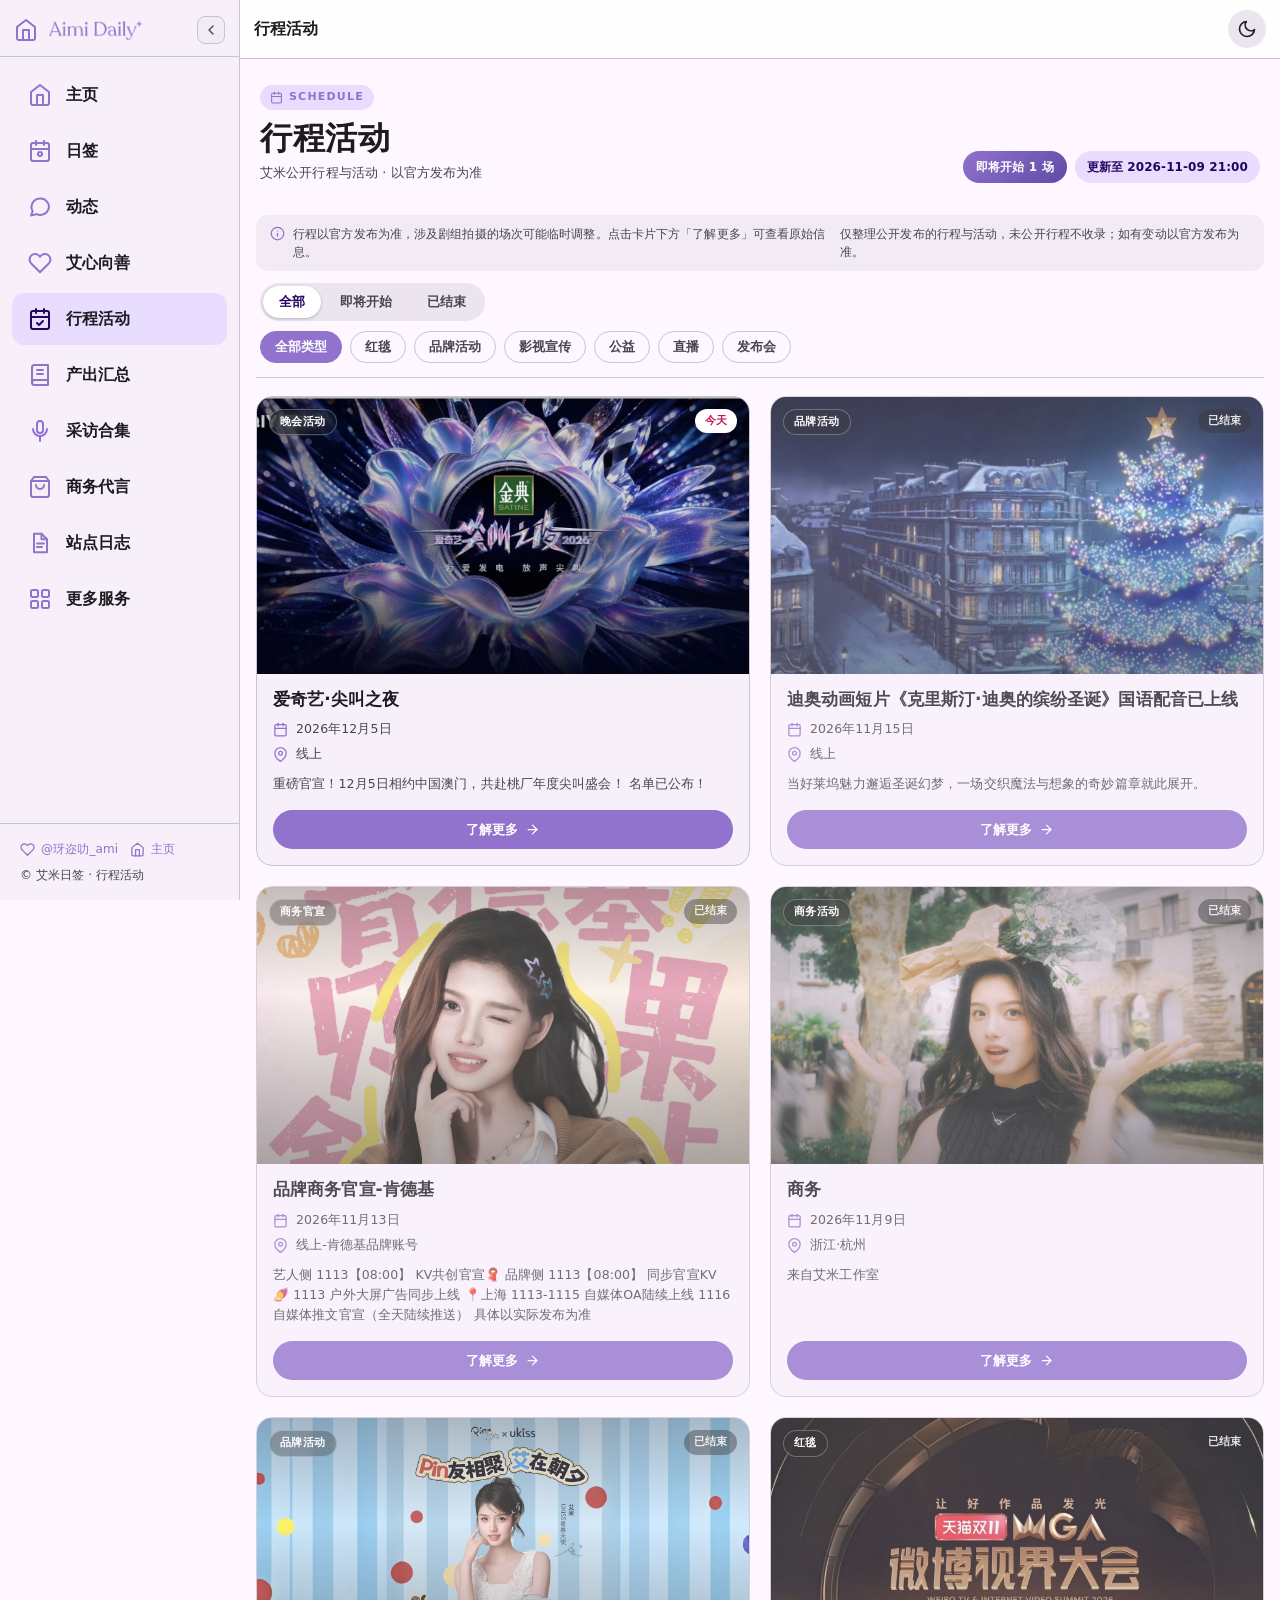
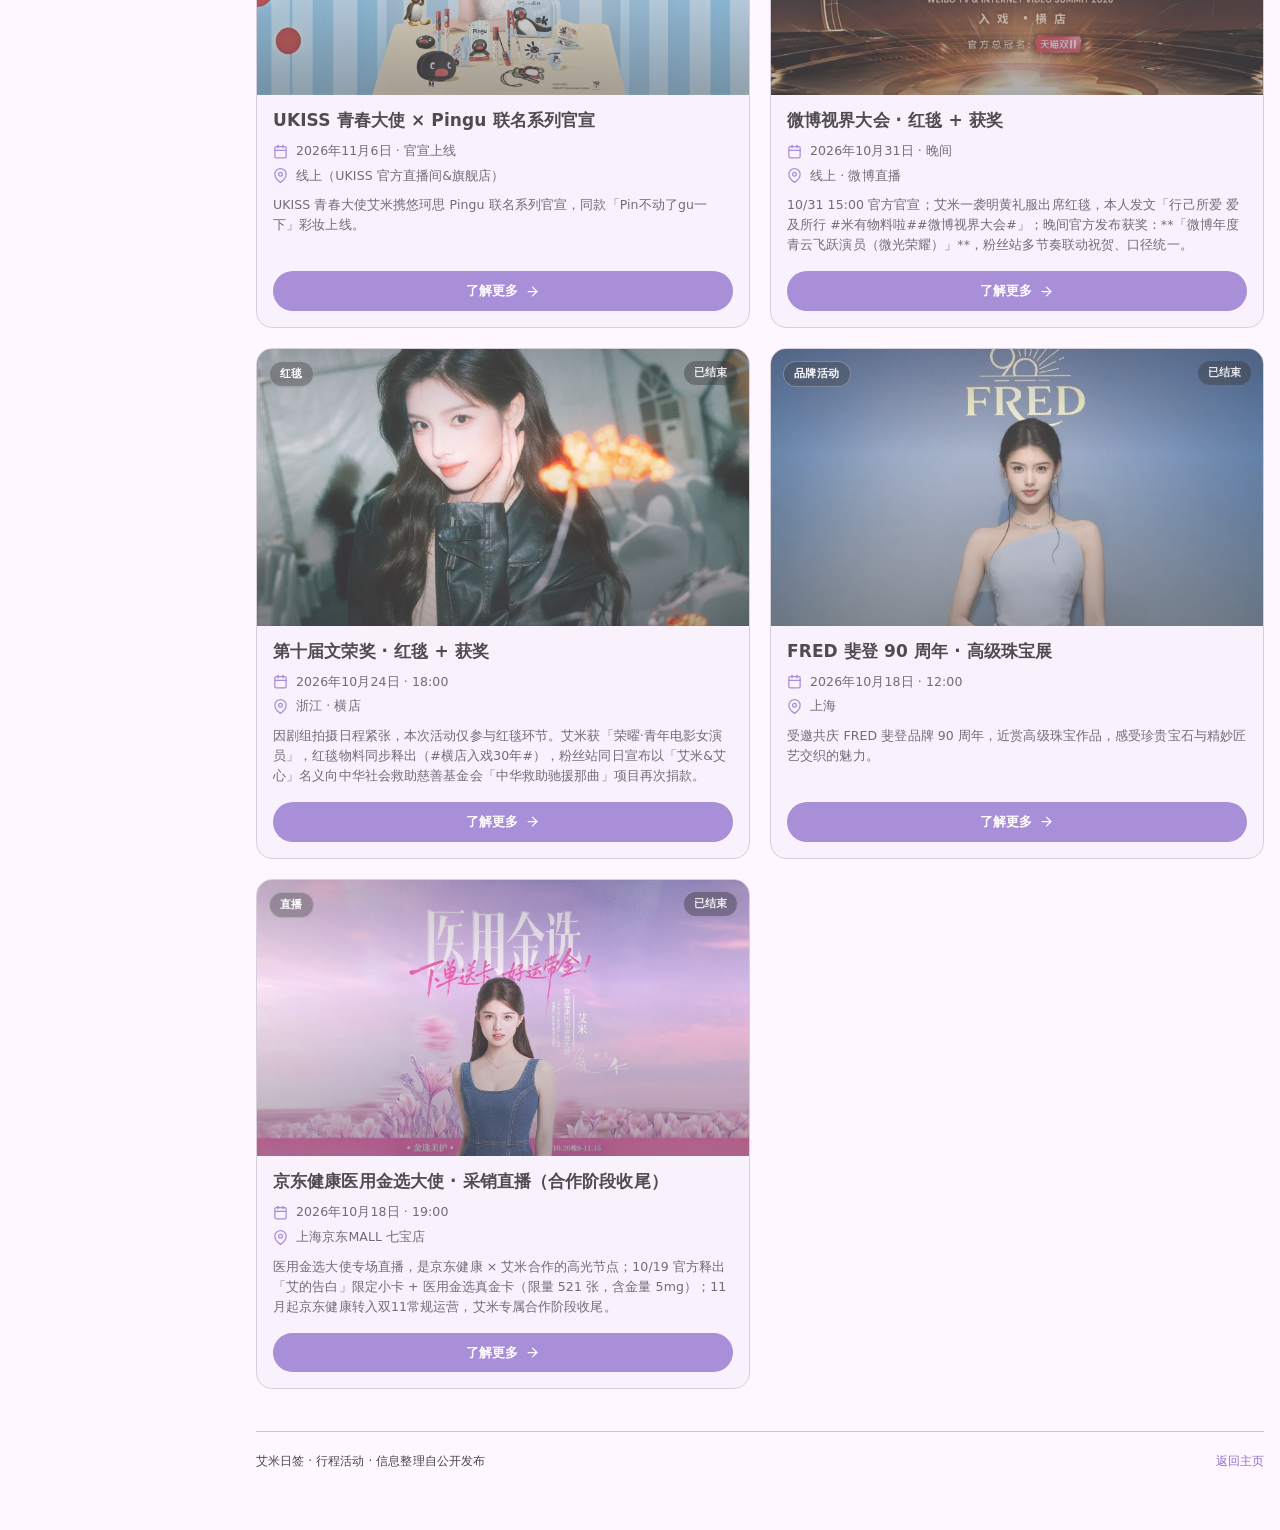
<file: xingcheng.html>
<!DOCTYPE html>
<html lang="zh-CN">
<head>
<meta charset="UTF-8">
<meta name="viewport" content="width=device-width, initial-scale=1.0, viewport-fit=cover">
<title>行程活动 · 艾米日签</title>
<meta name="description" content="艾米日签 · 行程活动 — 汇总艾米公开行程与活动：红毯、品牌活动、影视宣传、公益、直播、发布会，含时间、地点、活动类型与备注，支持按类型筛选。">
<meta name="theme-color" content="#9172CC">
<link rel="icon" href="favicon.ico">
<link rel="apple-touch-icon" href="apple-touch-icon.png">
<link rel="manifest" href="manifest.json">
<meta name="apple-mobile-web-app-title" content="艾米日签">
<meta name="application-name" content="艾米日签">
<meta property="og:title" content="行程活动 · 艾米日签">
<meta property="og:description" content="艾米公开行程与活动 · 以官方发布为准">
<meta property="og:type" content="website">
<style>
  :root{
    --md-primary: #9172CC;
    --md-on-primary: #FFFFFF;
    --md-primary-container: #E9DDFF;
    --md-on-primary-container: #250460;
    --md-secondary: #5E5C71;
    --md-secondary-container: #E4E0F4;
    --md-on-secondary-container: #1B0A2E;
    --md-surface: #FEF7FF;
    --md-surface-dim: #DED7E0;
    --md-surface-bright: #FEF7FF;
    --md-surface-container-lowest: #FFFFFF;
    --md-surface-container-low: #F7F0FA;
    --md-surface-container: #F2EBF5;
    --md-surface-container-high: #ECE5EF;
    --md-surface-container-highest: #E6E0E9;
    --md-on-surface: #1D1B20;
    --md-on-surface-variant: #49454F;
    --md-outline: #79747E;
    --md-outline-variant: #CAC4D0;
    --md-success: #2E7D32;
    --md-success-container: #C8E6C9;
    --md-warning: #ED6C02;
    --md-elev-1: 0 1px 2px 0 rgba(0,0,0,0.12), 0 1px 3px 1px rgba(0,0,0,0.08);
    --md-elev-2: 0 1px 2px 0 rgba(0,0,0,0.16), 0 2px 6px 2px rgba(0,0,0,0.10);
    --md-elev-3: 0 4px 8px 3px rgba(0,0,0,0.10), 0 1px 3px 0 rgba(0,0,0,0.14);
    --md-radius-sm: 8px;
    --md-radius-md: 12px;
    --md-radius-lg: 16px;
  }
  [data-theme="dark"]{
    --md-surface: #141218;
    --md-surface-dim: #141218;
    --md-surface-bright: #141218;
    --md-surface-container-lowest: #0F0D13;
    --md-surface-container-low: #1D1B20;
    --md-surface-container: #211F26;
    --md-surface-container-high: #2B2930;
    --md-surface-container-highest: #36343B;
    --md-on-surface: #E6E0E9;
    --md-on-surface-variant: #CAC4D0;
    --md-outline: #938F99;
    --md-outline-variant: #49454F;
    --md-primary-container: #4A3A6B;
    --md-on-primary-container: #E9DDFF;
    --md-secondary-container: #4A4759;
    --md-on-secondary-container: #E4E0F4;
    --md-elev-1: 0 1px 2px 0 rgba(0,0,0,0.30), 0 1px 3px 1px rgba(0,0,0,0.20);
    --md-elev-2: 0 1px 2px 0 rgba(0,0,0,0.40), 0 2px 6px 2px rgba(0,0,0,0.25);
    --md-elev-3: 0 4px 8px 3px rgba(0,0,0,0.35), 0 1px 3px 0 rgba(0,0,0,0.30);
  }
  *{box-sizing:border-box;margin:0;padding:0;-webkit-tap-highlight-color:transparent}
  body{
    font-family: "MiSans", "HarmonyOS Sans SC", "PingFang SC", "Microsoft YaHei", Roboto, system-ui, sans-serif;
    background: var(--md-surface);
    color: var(--md-on-surface);
    min-height: 100vh;
    line-height: 1.5;
    font-size: 14px;
    letter-spacing: 0.1px;
  }
  .wrap{max-width: 1180px; margin: 0 auto; padding: 0 16px 60px;}

  /* ===== 顶部导航条 ===== */
  .xc-topbar{
    position: sticky; top: 0; z-index: 20;
    display: flex; align-items: center; gap: 10px;
    padding: 10px 14px;
    padding-top: calc(10px + env(safe-area-inset-top, 0px));
    background: rgba(255,255,255,0.82);
    backdrop-filter: blur(20px) saturate(180%);
    -webkit-backdrop-filter: blur(20px) saturate(180%);
    border-bottom: 1px solid var(--md-outline-variant);
  }
  [data-theme="dark"] .xc-topbar{ background: rgba(20,18,24,0.82); }
  .xc-icon-btn{
    width: 38px; height: 38px; border-radius: 50%; flex-shrink: 0;
    display: flex; align-items: center; justify-content: center;
    background: var(--md-surface-container-high); color: var(--md-on-surface);
    text-decoration: none; border: none; cursor: pointer;
  }
  .xc-icon-btn svg{ width: 20px; height: 20px; stroke: currentColor; }
  .xc-topbar-title{
    flex: 1; min-width: 0;
    font-size: 16px; font-weight: 700; color: var(--md-on-surface);
    white-space: nowrap; overflow: hidden; text-overflow: ellipsis;
  }
  .xc-theme .theme-icon{width:20px; height:20px; stroke:currentColor;}
  .xc-theme .theme-icon-sun{display:none;}
  [data-theme="dark"] .xc-theme .theme-icon-moon{display:none;}
  [data-theme="dark"] .xc-theme .theme-icon-sun{display:block;}

  /* ===== Hero ===== */
  .xc-hero{
    padding: 26px 4px 18px;
    display: flex; align-items: flex-end; justify-content: space-between; gap: 14px; flex-wrap: wrap;
  }
  .xc-hero-left{ min-width: 0; }
  .xc-hero-kicker{
    display: inline-flex; align-items: center; gap: 6px;
    font-size: 11px; font-weight: 700; letter-spacing: 1.2px; text-transform: uppercase;
    color: var(--md-primary);
    background: var(--md-primary-container); padding: 4px 10px; border-radius: 999px;
    margin-bottom: 10px;
  }
  .xc-hero-kicker svg{ width:13px; height:13px; stroke:currentColor; }
  .xc-hero-title{ font-size: 28px; font-weight: 800; letter-spacing: .5px; line-height: 1.15; }
  .xc-hero-sub{ font-size: 13px; color: var(--md-on-surface-variant); margin-top: 7px; }
  .xc-hero-right{ display: flex; align-items: center; gap: 8px; flex-wrap: wrap; }
  .xc-count-pill{
    font-size: 12px; font-weight: 700; color: var(--md-on-primary);
    background: linear-gradient(135deg, #9172CC, #5E4BA6);
    padding: 7px 13px; border-radius: 999px; white-space: nowrap;
  }
  .xc-updated{
    font-size: 12px; font-weight: 600; color: var(--md-on-primary-container);
    background: var(--md-primary-container); padding: 7px 12px; border-radius: 999px;
    white-space: nowrap;
  }

  /* ===== 筛选区 ===== */
  .xc-filter{
    position: sticky; top: 59px; z-index: 15;
    display: flex; flex-direction: column; gap: 10px;
    padding: 12px 4px;
    background: var(--md-surface);
    border-bottom: 1px solid var(--md-outline-variant);
  }
  .xc-segment{
    display: inline-flex; gap: 3px; padding: 3px;
    background: var(--md-surface-container-high); border-radius: 999px;
    align-self: flex-start;
  }
  .xc-seg{
    border: none; cursor: pointer; background: transparent;
    color: var(--md-on-surface-variant);
    font-size: 13px; font-weight: 600; font-family: inherit;
    padding: 7px 16px; border-radius: 999px; transition: background .2s, color .2s;
    white-space: nowrap;
  }
  .xc-seg.active{ background: var(--md-surface-container-lowest); color: var(--md-on-primary-container); box-shadow: var(--md-elev-1); }
  [data-theme="dark"] .xc-seg.active{ background: var(--md-surface-container-highest); color: var(--md-on-primary-container); }
  .xc-chips{ display: flex; gap: 8px; overflow-x: auto; padding-bottom: 2px; scrollbar-width: none; }
  .xc-chips::-webkit-scrollbar{ display: none; }
  .xc-chip{
    border: 1px solid var(--md-outline-variant); background: transparent;
    color: var(--md-on-surface-variant);
    font-size: 13px; font-weight: 600; font-family: inherit;
    padding: 6px 14px; border-radius: 999px; cursor: pointer; white-space: nowrap;
    transition: all .18s; flex-shrink: 0;
  }
  .xc-chip:hover{ border-color: var(--md-primary); color: var(--md-primary); }
  .xc-chip.active{ background: var(--md-primary); border-color: var(--md-primary); color: var(--md-on-primary); }

  /* ===== 卡片网格 ===== */
  .xc-grid{
    display: grid;
    grid-template-columns: repeat(auto-fill, minmax(300px, 1fr));
    gap: 16px;
    padding: 18px 0 8px;
  }
  .xc-card{
    display: flex; flex-direction: column;
    background: var(--md-surface-container-low);
    border: 1px solid var(--md-outline-variant);
    border-radius: var(--md-radius-lg);
    overflow: hidden;
    transition: transform .22s cubic-bezier(.22,.61,.36,1), box-shadow .22s, border-color .22s;
  }
  .xc-card:hover{ transform: translateY(-3px); box-shadow: var(--md-elev-3); border-color: var(--md-primary); }
  .xc-card.is-past{ opacity: .78; }
  .xc-card.is-past:hover{ opacity: 1; }

  /* 封面 / 占位头图 */
  .xc-cover{
    position: relative; width: 100%; aspect-ratio: 16 / 9;
    background: linear-gradient(135deg, var(--g1, #9172CC), var(--g2, #5E4BA6));
    overflow: hidden; flex-shrink: 0;
  }
  .xc-cover img{ width: 100%; height: 100%; object-fit: cover; display: block; }
  .xc-cover-ph{
    position: absolute; inset: 0;
    display: flex; align-items: center; justify-content: center;
    color: rgba(255,255,255,.92);
  }
  .xc-cover-ph svg{ width: 44px; height: 44px; opacity: .85; }
  .xc-cover::after{
    content: ''; position: absolute; inset: 0;
    background: linear-gradient(180deg, rgba(0,0,0,.28) 0%, rgba(0,0,0,0) 38%, rgba(0,0,0,.42) 100%);
  }
  .xc-badge{
    position: absolute; left: 12px; top: 12px; z-index: 2;
    font-size: 11px; font-weight: 700; letter-spacing: .4px;
    color: #fff; background: rgba(0,0,0,.34);
    backdrop-filter: blur(8px); -webkit-backdrop-filter: blur(8px);
    padding: 4px 10px; border-radius: 999px;
    border: 1px solid rgba(255,255,255,.28);
  }
  .xc-status{
    position: absolute; right: 12px; top: 12px; z-index: 2;
    font-size: 11px; font-weight: 700;
    padding: 4px 10px; border-radius: 999px;
  }
  .xc-status.st-today{ background: #FFFFFF; color: #C2185B; }
  .xc-status.st-upcoming{ background: rgba(255,255,255,.94); color: #1565C0; }
  .xc-status.st-past{ background: rgba(0,0,0,.42); color: rgba(255,255,255,.88); }

  /* 卡片正文 */
  .xc-body{ display: flex; flex-direction: column; gap: 10px; padding: 14px 16px 16px; flex: 1; }
  .xc-title{ font-size: 17px; font-weight: 700; line-height: 1.35; }
  .xc-meta{ display: flex; flex-direction: column; gap: 6px; }
  .xc-meta-row{
    display: flex; align-items: center; gap: 8px;
    font-size: 12.5px; color: var(--md-on-surface-variant);
  }
  .xc-meta-row svg{ width: 15px; height: 15px; stroke: var(--md-primary); flex-shrink: 0; }
  .xc-meta-row .val{ min-width: 0; }
  .xc-note{
    font-size: 12.5px; line-height: 1.6; color: var(--md-on-surface-variant);
    display: -webkit-box; -webkit-line-clamp: 3; -webkit-box-orient: vertical;
    overflow: hidden;
  }
  .xc-btns{ margin-top: auto; padding-top: 6px; }
  .xc-btn{
    display: inline-flex; align-items: center; justify-content: center; gap: 7px;
    width: 100%;
    padding: 10px 16px; border-radius: 999px;
    background: var(--md-primary); color: var(--md-on-primary);
    font-size: 13px; font-weight: 700; text-decoration: none;
    transition: filter .18s, transform .18s;
  }
  .xc-btn:hover{ filter: brightness(1.08); transform: translateY(-1px); }
  .xc-btn svg{ width: 15px; height: 15px; stroke: currentColor; }

  /* 空状态 */
  .xc-empty{
    text-align: center; padding: 70px 20px; color: var(--md-on-surface-variant);
  }
  .xc-empty .big{ font-size: 40px; display: block; margin-bottom: 12px; }
  .xc-empty .line{ font-size: 13px; }

  /* 页脚 */
  .xc-footer{
    margin-top: 34px; padding-top: 20px;
    border-top: 1px solid var(--md-outline-variant);
    display: flex; flex-wrap: wrap; align-items: center; justify-content: space-between; gap: 10px;
    font-size: 12px; color: var(--md-on-surface-variant);
  }
  .xc-footer a{ color: var(--md-primary); text-decoration: none; }
  .xc-tip{
    font-size: 12px; color: var(--md-on-surface-variant);
    background: var(--md-surface-container); border-radius: var(--md-radius-md);
    padding: 10px 14px; margin-top: 14px;
    display: flex; align-items: flex-start; gap: 8px;
  }
  .xc-tip svg{ width: 15px; height: 15px; stroke: var(--md-primary); flex-shrink: 0; margin-top: 1px; }

  /* ===== 侧边栏（大屏） ===== */
  .app-shell{ display: block; }
  .app-sidebar{ display: none; }
  .menu-item{ display:flex; align-items:center; gap:14px; padding:14px 16px; border-radius:12px; cursor:pointer; transition:background .2s; color:var(--md-on-surface); text-decoration:none; }
  .menu-item:hover{ background:var(--md-surface-container-high); }
  .menu-item.active{ background:var(--md-primary-container); }
  .menu-item.active .ico{ color:var(--md-on-primary-container); }
  .menu-item .ico{ width:24px; height:24px; color:var(--md-primary); flex-shrink:0; }
  .menu-item .ico svg{ width:24px; height:24px; stroke:currentColor; }
  .menu-item-text{ display:flex; flex-direction:column; flex:1; min-width:0; overflow:hidden; }
  .menu-item .txt{ font-size:16px; font-weight:600; white-space:nowrap; overflow:hidden; text-overflow:ellipsis; }
  .menu-item .sub{ display:none; font-size:12px; color:var(--md-on-surface-variant); margin-top:2px; white-space:nowrap; overflow:hidden; text-overflow:ellipsis; }
  .menu-list{ padding:12px; display:flex; flex-direction:column; gap:4px; }
  .sidebar-header{ padding:16px 14px 12px; border-bottom:1px solid var(--md-outline-variant); display:flex; align-items:center; justify-content:space-between; gap:10px; color:var(--md-primary); }
  .sidebar-header svg{ width:24px; height:24px; flex-shrink:0; }
  .sidebar-header .brand-logo{ height:22px; width:auto; display:block; }
  [data-theme="dark"] .sidebar-header .brand-logo{ filter:brightness(1.2); }
  .sidebar-brand{ display:flex; align-items:center; gap:10px; min-width:0; }
  .sidebar-toggle{ width:28px; height:28px; flex-shrink:0; display:inline-flex; align-items:center; justify-content:center; border:1px solid var(--md-outline-variant); background:var(--md-surface-container); color:var(--md-on-surface-variant); border-radius:8px; cursor:pointer; transition:background .15s,color .15s,transform .25s; }
  .sidebar-toggle svg{ width:16px; height:16px; }
  .sidebar-toggle:hover{ background:var(--md-surface-container-high); color:var(--md-primary); }
  .sidebar-footer{ margin-top:auto; padding:16px 20px; border-top:1px solid var(--md-outline-variant); font-size:12px; color:var(--md-on-surface-variant); }
  .sidebar-footer .footer-links a{ display:inline-flex; align-items:center; gap:6px; color:var(--md-primary); text-decoration:none; }
  .sidebar-footer .footer-links svg{ width:15px; height:15px; stroke:currentColor; }

  /* ===== 手机端全屏菜单 ===== */
  .menu-overlay{ position:fixed; inset:0; background:var(--md-surface); z-index:200; transform:translateY(-100%); transition:transform .4s cubic-bezier(0.4,0,0.2,1); display:flex; flex-direction:column; overflow-y:auto; }
  .menu-overlay.open{ transform:translateY(0); }
  .menu-close{ position:absolute; right:16px; top:16px; width:40px; height:40px; border-radius:50%; background:var(--md-surface-container-high); border:none; cursor:pointer; color:var(--md-on-surface); display:flex; align-items:center; justify-content:center; }
  .menu-close svg{ width:22px; height:22px; stroke:currentColor; }
  .menu-header{ padding:28px 24px 16px; font-size:20px; font-weight:700; color:var(--md-on-surface); border-bottom:1px solid var(--md-outline-variant); }

  @media (min-width: 768px){
    .app-shell{ display:flex; flex-direction:row; }
    .app-sidebar{ width:240px; flex-shrink:0; display:flex !important; flex-direction:column; background:var(--md-surface-container-low); border-right:1px solid var(--md-outline-variant); position:sticky; top:0; height:100vh; overflow-y:auto; z-index:50; }
    .app-sidebar.collapsed{ width:64px; overflow:visible; transition:width .25s cubic-bezier(.22,.61,.36,1); }
    .app-sidebar.collapsed .sidebar-header{ flex-direction:column; gap:10px; padding:16px 8px 12px; justify-content:flex-start; }
    .app-sidebar.collapsed .sidebar-brand{ display:none; }
    .app-sidebar.collapsed .sidebar-toggle{ display:inline-flex; }
    .app-sidebar.collapsed .sidebar-toggle svg{ transform:rotate(180deg); }
    .app-sidebar.collapsed .menu-list{ padding:12px 8px; }
    .app-sidebar.collapsed .menu-item{ padding:12px 0; justify-content:center; border-radius:12px; position:relative; }
    .app-sidebar.collapsed .menu-item-text{ display:none; }
    .app-sidebar.collapsed .menu-item .ico{ margin:0; }
    .app-sidebar.collapsed .sidebar-footer{ padding:12px 8px; }
    .app-sidebar.collapsed .sidebar-footer .footer-links{ flex-direction:column; align-items:center; justify-content:center; gap:8px; flex-wrap:nowrap; }
    .app-sidebar.collapsed .sidebar-footer .footer-links a{ padding:8px; justify-content:center; font-size:0; }
    .app-sidebar.collapsed .sidebar-footer .footer-links a svg{ width:18px; height:18px; margin:0; }
    .app-sidebar.collapsed .sidebar-footer > div:last-child{ display:none; }
    .app-sidebar.collapsed .menu-item:hover::after{ content:attr(data-tooltip); position:absolute; left:calc(100% + 10px); top:50%; transform:translateY(-50%); background:var(--md-surface-container-highest); color:var(--md-on-surface); padding:6px 10px; border-radius:8px; font-size:12px; white-space:nowrap; box-shadow:0 4px 12px rgba(0,0,0,.18); z-index:200; pointer-events:none; }
    .app-content{ flex:1; min-width:0; }
    .app-content .wrap{ max-width:none; margin:0; }
    .menu-overlay{ display:none !important; }
    .xc-menu-btn{ display:none !important; }
    .xc-filter{ top: 58px; }
    .xc-grid{ grid-template-columns: repeat(auto-fill, minmax(330px, 1fr)); gap: 20px; }
  }
  @media (min-width: 1280px){
    .xc-grid{ grid-template-columns: repeat(auto-fill, minmax(360px, 1fr)); }
    .xc-hero-title{ font-size: 32px; }
  }
</style>
<link rel="stylesheet" href="app-mobile.css">
</head>
<body>

<div class="app-shell">
  <!-- 左侧侧边栏（平板 / 电脑显示） -->
  <aside class="app-sidebar" id="appSidebar">
    <div class="sidebar-header">
      <div class="sidebar-brand">
        <svg viewBox="0 0 24 24" fill="none" stroke="currentColor" stroke-width="2" stroke-linecap="round" stroke-linejoin="round"><path d="m3 9 9-7 9 7v11a2 2 0 0 1-2 2H5a2 2 0 0 1-2-2z"/><polyline points="9 22 9 12 15 12 15 22"/></svg>
        <img class="brand-logo" src="logo_aimi_daily.png" alt="Aimi Daily">
      </div>
      <button class="sidebar-toggle" id="sidebarToggle" title="折叠/展开侧边栏" aria-label="折叠/展开侧边栏">
        <svg viewBox="0 0 24 24" fill="none" stroke="currentColor" stroke-width="2" stroke-linecap="round" stroke-linejoin="round"><polyline points="15 18 9 12 15 6"/></svg>
      </button>
    </div>
    <div class="menu-list">
      <a class="menu-item" href="index.html" data-tooltip="主页">
        <div class="ico"><svg viewBox="0 0 24 24" fill="none" stroke="currentColor" stroke-width="2" stroke-linecap="round" stroke-linejoin="round"><path d="m3 9 9-7 9 7v11a2 2 0 0 1-2 2H5a2 2 0 0 1-2-2z"/><polyline points="9 22 9 12 15 12 15 22"/></svg></div>
        <div class="menu-item-text">
          <div class="txt">主页</div>
          <div class="sub">艾米日签 · 每日动态简报</div>
        </div>
      </a>
      <a class="menu-item" href="index.html#riqian" data-tooltip="日签">
        <div class="ico"><svg viewBox="0 0 24 24" fill="none" stroke="currentColor" stroke-width="2" stroke-linecap="round" stroke-linejoin="round"><rect x="3" y="4" width="18" height="18" rx="2" ry="2"/><line x1="16" y1="2" x2="16" y2="6"/><line x1="8" y1="2" x2="8" y2="6"/><line x1="3" y1="10" x2="21" y2="10"/><circle cx="12" cy="15" r="2"/></svg></div>
        <div class="menu-item-text">
          <div class="txt">日签</div>
          <div class="sub">艾米日签合集</div>
        </div>
      </a>
      <a class="menu-item" href="dynamics.html" data-tooltip="动态">
        <div class="ico"><svg viewBox="0 0 24 24" fill="none" stroke="currentColor" stroke-width="2" stroke-linecap="round" stroke-linejoin="round"><path d="M21 11.5a8.4 8.4 0 0 1-8.6 8.4 9.2 9.2 0 0 1-3.8-.8L3 20.5l1.6-4.2a8.6 8.6 0 0 1-1.2-4.3A8.4 8.4 0 0 1 12 3.6a8.4 8.4 0 0 1 9 7.9Z"/></svg></div>
        <div class="menu-item-text">
          <div class="txt">动态</div>
          <div class="sub">微博 · 最近一周</div>
        </div>
      </a>
      <a class="menu-item" href="aixin.html" data-tooltip="艾心向善">
        <div class="ico"><svg viewBox="0 0 24 24" fill="none" stroke="currentColor" stroke-width="2" stroke-linecap="round" stroke-linejoin="round"><path d="M20.84 4.61a5.5 5.5 0 0 0-7.78 0L12 5.67l-1.06-1.06a5.5 5.5 0 0 0-7.78 7.78l1.06 1.06L12 21.23l7.78-7.78 1.06-1.06a5.5 5.5 0 0 0 0-7.78z"/></svg></div>
        <div class="menu-item-text">
          <div class="txt">艾心向善</div>
          <div class="sub">粉丝公益 · 动态追踪</div>
        </div>
      </a>
      <a class="menu-item active" href="xingcheng.html" data-tooltip="行程活动">
        <div class="ico"><svg viewBox="0 0 24 24" fill="none" stroke="currentColor" stroke-width="2" stroke-linecap="round" stroke-linejoin="round"><rect x="3" y="4" width="18" height="18" rx="2" ry="2"/><line x1="16" y1="2" x2="16" y2="6"/><line x1="8" y1="2" x2="8" y2="6"/><line x1="3" y1="10" x2="21" y2="10"/><path d="m9 16 2 2 4-4"/></svg></div>
        <div class="menu-item-text">
          <div class="txt">行程活动</div>
          <div class="sub">公开行程 · 活动汇总</div>
        </div>
      </a>
      <a class="menu-item" href="chanchu.html" data-tooltip="产出汇总">
        <div class="ico"><svg viewBox="0 0 24 24" fill="none" stroke="currentColor" stroke-width="2" stroke-linecap="round" stroke-linejoin="round"><path d="M4 19.5A2.5 2.5 0 0 1 6.5 17H20"/><path d="M6.5 2H20v20H6.5A2.5 2.5 0 0 1 4 19.5v-15A2.5 2.5 0 0 1 6.5 2z"/><line x1="9" y1="7" x2="15" y2="7"/><line x1="9" y1="11" x2="15" y2="11"/></svg></div>
        <div class="menu-item-text">
          <div class="txt">产出汇总</div>
          <div class="sub">由 @艾产速览 整理汇总</div>
        </div>
      </a>
      <a class="menu-item" href="interview.html" data-tooltip="采访合集">
        <div class="ico"><svg viewBox="0 0 24 24" fill="none" stroke="currentColor" stroke-width="2" stroke-linecap="round" stroke-linejoin="round"><rect x="9" y="2" width="6" height="12" rx="3"/><path d="M5 10a7 7 0 0 0 14 0"/><line x1="12" y1="17" x2="12" y2="22"/></svg></div>
        <div class="menu-item-text">
          <div class="txt">采访合集</div>
          <div class="sub">杂志 · 专访 · 直播 · 综艺</div>
        </div>
      </a>
      <a class="menu-item" href="brands.html" data-tooltip="商务代言">
        <div class="ico"><svg viewBox="0 0 24 24" fill="none" stroke="currentColor" stroke-width="2" stroke-linecap="round" stroke-linejoin="round"><path d="M6 2 3 6v14a2 2 0 0 0 2 2h14a2 2 0 0 0 2-2V6l-3-4z"/><line x1="3" y1="6" x2="21" y2="6"/><path d="M16 10a4 4 0 0 1-8 0"/></svg></div>
        <div class="menu-item-text">
          <div class="txt">商务代言</div>
          <div class="sub">进行中品牌合作</div>
        </div>
      </a>
          <a class="menu-item menu-item-link" href="blog.html" data-tooltip="站点日志">
        <div class="ico"><svg viewBox="0 0 24 24" fill="none" stroke="currentColor" stroke-width="2" stroke-linecap="round" stroke-linejoin="round"><path d="M6 2.8h7.5L19 8.3v12.9H6z"/><path d="M13.5 2.8v5.5H19M9 12.5h7M9 16h5"/></svg></div>
        <div class="menu-item-text">
          <div class="txt">站点日志</div>
          <div class="sub">更新记录与说明</div>
        </div>
      </a>
      <a class="menu-item menu-item-link" href="services.html" data-tooltip="更多服务">
        <div class="ico"><svg viewBox="0 0 24 24" fill="none" stroke="currentColor" stroke-width="2" stroke-linecap="round" stroke-linejoin="round"><rect x="3" y="3" width="7" height="7" rx="1.5"/><rect x="14" y="3" width="7" height="7" rx="1.5"/><rect x="3" y="14" width="7" height="7" rx="1.5"/><rect x="14" y="14" width="7" height="7" rx="1.5"/></svg></div>
        <div class="menu-item-text">
          <div class="txt">更多服务</div>
          <div class="sub">站内打开第三方网页</div>
        </div>
      </a>
</div>
    <div class="sidebar-footer">
      <div class="footer-links" style="display:flex; gap:12px; flex-wrap:wrap;">
        <a href="https://weibo.com/6320241831" target="_blank" rel="noopener" title="@玡迩叻_ami"><svg viewBox="0 0 24 24" fill="none" stroke="currentColor" stroke-width="2" stroke-linecap="round" stroke-linejoin="round"><path d="M20.84 4.61a5.5 5.5 0 0 0-7.78 0L12 5.67l-1.06-1.06a5.5 5.5 0 0 0-7.78 7.78l1.06 1.06L12 21.23l7.78-7.78 1.06-1.06a5.5 5.5 0 0 0 0-7.78z"/></svg><span> @玡迩叻_ami</span></a>
        <a href="index.html" rel="noopener" title="主页"><svg viewBox="0 0 24 24" fill="none" stroke="currentColor" stroke-width="2" stroke-linecap="round" stroke-linejoin="round"><path d="m3 9 9-7 9 7v11a2 2 0 0 1-2 2H5a2 2 0 0 1-2-2z"/><polyline points="9 22 9 12 15 12 15 22"/></svg><span> 主页</span></a>
      </div>
      <div style="margin-top:8px;">© 艾米日签 · 行程活动</div>
    </div>
  </aside>

  <!-- 内容区 -->
  <div class="app-content">
    <div class="xc-topbar">
      <button class="xc-icon-btn xc-menu-btn" id="menuBtn" title="菜单" aria-label="菜单">
        <svg viewBox="0 0 24 24" fill="none" stroke-width="2" stroke-linecap="round" stroke-linejoin="round"><line x1="3" y1="6" x2="21" y2="6"/><line x1="3" y1="12" x2="21" y2="12"/><line x1="3" y1="18" x2="21" y2="18"/></svg>
      </button>
      <div class="xc-topbar-title">行程活动</div>
      <button class="xc-icon-btn xc-theme" id="xcTheme" title="切换深色/浅色" aria-label="切换深色/浅色">
        <svg class="theme-icon theme-icon-moon" viewBox="0 0 24 24" fill="none" stroke="currentColor" stroke-width="2" stroke-linecap="round" stroke-linejoin="round"><path d="M21 12.79A9 9 0 1 1 11.21 3 7 7 0 0 0 21 12.79z"/></svg>
        <svg class="theme-icon theme-icon-sun" viewBox="0 0 24 24" fill="none" stroke="currentColor" stroke-width="2" stroke-linecap="round" stroke-linejoin="round"><circle cx="12" cy="12" r="4"/><line x1="12" y1="2" x2="12" y2="4"/><line x1="12" y1="20" x2="12" y2="22"/><line x1="4.93" y1="4.93" x2="6.34" y2="6.34"/><line x1="17.66" y1="17.66" x2="19.07" y2="19.07"/><line x1="2" y1="12" x2="4" y2="12"/><line x1="20" y1="12" x2="22" y2="12"/><line x1="4.93" y1="19.07" x2="6.34" y2="17.66"/><line x1="17.66" y1="6.34" x2="19.07" y2="4.93"/></svg>
      </button>
    </div>

    <div class="wrap">
      <div class="xc-hero">
        <div class="xc-hero-left">
          <div class="xc-hero-kicker">
            <svg viewBox="0 0 24 24" fill="none" stroke="currentColor" stroke-width="2" stroke-linecap="round" stroke-linejoin="round"><rect x="3" y="4" width="18" height="18" rx="2" ry="2"/><line x1="16" y1="2" x2="16" y2="6"/><line x1="8" y1="2" x2="8" y2="6"/><line x1="3" y1="10" x2="21" y2="10"/></svg>
            SCHEDULE
          </div>
          <h1 class="xc-hero-title">行程活动</h1>
          <div class="xc-hero-sub" id="xcIntro">艾米公开行程与活动 · 以官方发布为准</div>
        </div>
        <div class="xc-hero-right">
          <div class="xc-count-pill" id="xcCount">即将开始 0 场</div>
          <div class="xc-updated" id="xcUpdated">更新至 —</div>
        </div>
      </div>

      <div class="xc-tip">
        <svg viewBox="0 0 24 24" fill="none" stroke="currentColor" stroke-width="2" stroke-linecap="round" stroke-linejoin="round"><circle cx="12" cy="12" r="10"/><line x1="12" y1="16" x2="12" y2="12"/><line x1="12" y1="8" x2="12.01" y2="8"/></svg>
        <span>行程以官方发布为准，涉及剧组拍摄的场次可能临时调整。点击卡片下方「了解更多」可查看原始信息。</span>
      </div>

      <div class="xc-filter">
        <div class="xc-segment" id="xcSegment">
          <button class="xc-seg active" data-status="all">全部</button>
          <button class="xc-seg" data-status="upcoming">即将开始</button>
          <button class="xc-seg" data-status="past">已结束</button>
        </div>
        <div class="xc-chips" id="xcChips"></div>
      </div>

      <div class="xc-grid" id="xcGrid"></div>
      <div class="xc-empty" id="xcEmpty" hidden>
        <span class="big">🗓️</span>
        <div class="line">该筛选条件下暂无行程活动</div>
      </div>

      <footer class="xc-footer">
        <div>艾米日签 · 行程活动 · 数据整理自官方与粉丝站公开信息</div>
        <div><a href="index.html">返回主页</a></div>
      </footer>
    </div>
  </div><!-- /app-content -->
</div><!-- /app-shell -->

<!-- 全屏菜单（手机端） -->
<div class="menu-overlay" id="menuOverlay">
  <button class="menu-close" id="menuClose" aria-label="关闭菜单">
    <svg viewBox="0 0 24 24" fill="none" stroke-width="2" stroke-linecap="round" stroke-linejoin="round"><line x1="18" y1="6" x2="6" y2="18"/><line x1="6" y1="6" x2="18" y2="18"/></svg>
  </button>
  <div class="menu-header">页面导航</div>
  <div class="menu-list">
    <a class="menu-item" href="index.html">
      <div class="ico"><svg viewBox="0 0 24 24" fill="none" stroke="currentColor" stroke-width="2" stroke-linecap="round" stroke-linejoin="round"><path d="m3 9 9-7 9 7v11a2 2 0 0 1-2 2H5a2 2 0 0 1-2-2z"/><polyline points="9 22 9 12 15 12 15 22"/></svg></div>
      <div class="menu-item-text">
        <div class="txt">主页</div>
        <div class="sub">艾米日签 · 每日动态简报</div>
      </div>
    </a>
    <a class="menu-item" href="index.html#riqian">
      <div class="ico"><svg viewBox="0 0 24 24" fill="none" stroke="currentColor" stroke-width="2" stroke-linecap="round" stroke-linejoin="round"><rect x="3" y="4" width="18" height="18" rx="2" ry="2"/><line x1="16" y1="2" x2="16" y2="6"/><line x1="8" y1="2" x2="8" y2="6"/><line x1="3" y1="10" x2="21" y2="10"/><circle cx="12" cy="15" r="2"/></svg></div>
      <div class="menu-item-text">
        <div class="txt">日签</div>
        <div class="sub">艾米日签合集</div>
      </div>
    </a>
    <a class="menu-item" href="dynamics.html" data-tooltip="动态">
      <div class="ico"><svg viewBox="0 0 24 24" fill="none" stroke="currentColor" stroke-width="2" stroke-linecap="round" stroke-linejoin="round"><path d="M21 11.5a8.4 8.4 0 0 1-8.6 8.4 9.2 9.2 0 0 1-3.8-.8L3 20.5l1.6-4.2a8.6 8.6 0 0 1-1.2-4.3A8.4 8.4 0 0 1 12 3.6a8.4 8.4 0 0 1 9 7.9Z"/></svg></div>
      <div class="menu-item-text">
        <div class="txt">动态</div>
        <div class="sub">微博 · 最近一周</div>
      </div>
    </a>
    <a class="menu-item" href="aixin.html" data-tooltip="艾心向善">>
      <div class="ico"><svg viewBox="0 0 24 24" fill="none" stroke="currentColor" stroke-width="2" stroke-linecap="round" stroke-linejoin="round"><path d="M20.84 4.61a5.5 5.5 0 0 0-7.78 0L12 5.67l-1.06-1.06a5.5 5.5 0 0 0-7.78 7.78l1.06 1.06L12 21.23l7.78-7.78 1.06-1.06a5.5 5.5 0 0 0 0-7.78z"/></svg></div>
      <div class="menu-item-text">
        <div class="txt">艾心向善</div>
        <div class="sub">粉丝公益 · 动态追踪</div>
      </div>
    </a>
    <a class="menu-item active" href="xingcheng.html">
      <div class="ico"><svg viewBox="0 0 24 24" fill="none" stroke="currentColor" stroke-width="2" stroke-linecap="round" stroke-linejoin="round"><rect x="3" y="4" width="18" height="18" rx="2" ry="2"/><line x1="16" y1="2" x2="16" y2="6"/><line x1="8" y1="2" x2="8" y2="6"/><line x1="3" y1="10" x2="21" y2="10"/><path d="m9 16 2 2 4-4"/></svg></div>
      <div class="menu-item-text">
        <div class="txt">行程活动</div>
        <div class="sub">公开行程 · 活动汇总</div>
      </div>
    </a>
    <a class="menu-item" href="chanchu.html">
      <div class="ico"><svg viewBox="0 0 24 24" fill="none" stroke="currentColor" stroke-width="2" stroke-linecap="round" stroke-linejoin="round"><path d="M4 19.5A2.5 2.5 0 0 1 6.5 17H20"/><path d="M6.5 2H20v20H6.5A2.5 2.5 0 0 1 4 19.5v-15A2.5 2.5 0 0 1 6.5 2z"/><line x1="9" y1="7" x2="15" y2="7"/><line x1="9" y1="11" x2="15" y2="11"/></svg></div>
      <div class="menu-item-text">
        <div class="txt">产出汇总</div>
        <div class="sub">由 @艾产速览 整理汇总</div>
      </div>
    </a>
    <a class="menu-item" href="interview.html">
      <div class="ico"><svg viewBox="0 0 24 24" fill="none" stroke="currentColor" stroke-width="2" stroke-linecap="round" stroke-linejoin="round"><rect x="9" y="2" width="6" height="12" rx="3"/><path d="M5 10a7 7 0 0 0 14 0"/><line x1="12" y1="17" x2="12" y2="22"/></svg></div>
      <div class="menu-item-text">
        <div class="txt">采访合集</div>
        <div class="sub">杂志 · 专访 · 直播 · 综艺</div>
      </div>
    </a>
    <a class="menu-item" href="brands.html">
      <div class="ico"><svg viewBox="0 0 24 24" fill="none" stroke="currentColor" stroke-width="2" stroke-linecap="round" stroke-linejoin="round"><path d="M6 2 3 6v14a2 2 0 0 0 2 2h14a2 2 0 0 0 2-2V6l-3-4z"/><line x1="3" y1="6" x2="21" y2="6"/><path d="M16 10a4 4 0 0 1-8 0"/></svg></div>
      <div class="menu-item-text">
        <div class="txt">商务代言</div>
        <div class="sub">进行中品牌合作</div>
      </div>
    </a>
      <a class="menu-item menu-item-link" href="blog.html" data-tooltip="站点日志">
      <div class="ico"><svg viewBox="0 0 24 24" fill="none" stroke="currentColor" stroke-width="2" stroke-linecap="round" stroke-linejoin="round"><path d="M6 2.8h7.5L19 8.3v12.9H6z"/><path d="M13.5 2.8v5.5H19M9 12.5h7M9 16h5"/></svg></div>
      <div class="menu-item-text">
        <div class="txt">站点日志</div>
        <div class="sub">更新记录与说明</div>
      </div>
    </a>
    <a class="menu-item menu-item-link" href="services.html" data-tooltip="更多服务">
      <div class="ico"><svg viewBox="0 0 24 24" fill="none" stroke="currentColor" stroke-width="2" stroke-linecap="round" stroke-linejoin="round"><rect x="3" y="3" width="7" height="7" rx="1.5"/><rect x="14" y="3" width="7" height="7" rx="1.5"/><rect x="3" y="14" width="7" height="7" rx="1.5"/><rect x="14" y="14" width="7" height="7" rx="1.5"/></svg></div>
      <div class="menu-item-text">
        <div class="txt">更多服务</div>
        <div class="sub">站内打开第三方网页</div>
      </div>
    </a>
</div>
</div>

<!-- 内嵌数据（后台更新 data/xingcheng.json 后自动生效；此段为兜底） -->
<script id="xc-embedded" type="application/json">
{
  "updatedAt": "2026-11-09 21:00:00",
  "intro": "艾米公开行程与活动 · 以官方发布为准",
  "types": [
    "红毯",
    "品牌活动",
    "影视宣传",
    "公益",
    "直播",
    "发布会"
  ],
  "events": [
    {
      "title": "UKISS 青春大使 × Pingu 联名系列官宣",
      "type": "品牌活动",
      "date": "2026-11-06",
      "time": "官宣上线",
      "location": "线上（UKISS 官方直播间&旗舰店）",
      "note": "UKISS 青春大使艾米携悠珂思 Pingu 联名系列官宣，同款「Pin不动了gu一下」彩妆上线。",
      "link": "https://weibo.com/6320241831",
      "showCover": false,
      "cover": ""
    },
    {
      "title": "迪奥动画短片《克里斯汀·迪奥的缤纷圣诞》国语配音",
      "type": "红毯",
      "date": "2026-11-18",
      "time": "上线",
      "location": "线上",
      "note": "11/04 官宣配音阵容，艾米 饰 伊冯娜；法国导演西尔万·肖梅执导，国语配音版完整影片 11/18 正式上线。",
      "link": "https://weibo.com/6320241831",
      "showCover": false,
      "cover": ""
    },
    {
      "title": "《百妖谱》拍摄中",
      "type": "影视宣传",
      "date": "2026-11-15",
      "time": "全天",
      "location": "浙江 · 横店",
      "note": "爱奇艺 S+ 古装奇幻剧，郭敬明执导，邓为男主，全剧 36 集拍摄约 130 天，艾米饰演桃夭。2026/8/11 开机，预计 2027 年上线。",
      "link": "https://weibo.com/7975536178",
      "showCover": false,
      "cover": ""
    },
    {
      "title": "待播剧物料陆续释出",
      "type": "影视宣传",
      "date": "2026-11-01",
      "time": "—",
      "location": "线上",
      "note": "《阿禅》《烽影燃梅香》《城墙之上》陆续有官方物料释出，关注艾米工作室与片方动态；《雀骨》余热延续，抖音粉丝维持 449.7 万高位。",
      "link": "",
      "showCover": false,
      "cover": ""
    },
    {
      "title": "微博视界大会 · 红毯 + 获奖",
      "type": "红毯",
      "date": "2026-10-31",
      "time": "晚间",
      "location": "线上 · 微博直播",
      "note": "10/31 15:00 官方官宣；艾米一袭明黄礼服出席红毯，本人发文「行己所爱 爱及所行 #米有物料啦##微博视界大会#」；晚间官方发布获奖：**「微博年度青云飞跃演员（微光荣耀）」**，粉丝站多节奏联动祝贺、口径统一。",
      "link": "https://weibo.com/6320241831",
      "showCover": false,
      "cover": ""
    },
    {
      "title": "微博视界大会 · 官宣海报",
      "type": "影视宣传",
      "date": "2026-10-31",
      "time": "15:00",
      "location": "线上 · 微博",
      "note": "官方官宣海报发布；艾米饰演的谢嘉鱼、蓝灵娥双角色入围 2026 年度推荐赛道，是本次获奖的核心铺垫。",
      "link": "https://weibo.com/6320241831",
      "showCover": false,
      "cover": ""
    },
    {
      "title": "十一月行程图送达",
      "type": "影视宣传",
      "date": "2026-10-31",
      "time": "09:06",
      "location": "线上",
      "note": "粉丝站发布「秋辞暮，冬序初临🍁 @演员艾米 十一月行程图已送达」，11 月演艺工作节奏正式上线。",
      "link": "",
      "showCover": false,
      "cover": ""
    },
    {
      "title": "第十届文荣奖 · 红毯 + 获奖",
      "type": "红毯",
      "date": "2026-10-24",
      "time": "18:00",
      "location": "浙江 · 横店",
      "note": "因剧组拍摄日程紧张，本次活动仅参与红毯环节。艾米获「荣曜·青年电影女演员」，红毯物料同步释出（#横店入戏30年#），粉丝站同日宣布以「艾米&艾心」名义向中华社会救助慈善基金会「中华救助驰援那曲」项目再次捐款。",
      "link": "",
      "showCover": false,
      "cover": ""
    },
    {
      "title": "FRED 斐登 90 周年 · 高级珠宝展",
      "type": "品牌活动",
      "date": "2026-10-18",
      "time": "12:00",
      "location": "上海",
      "note": "受邀共庆 FRED 斐登品牌 90 周年，近赏高级珠宝作品，感受珍贵宝石与精妙匠艺交织的魅力。",
      "link": "https://weibo.com/6671129497",
      "showCover": false,
      "cover": ""
    },
    {
      "title": "京东健康医用金选大使 · 采销直播（合作阶段收尾）",
      "type": "直播",
      "date": "2026-10-18",
      "time": "19:00",
      "location": "上海京东MALL 七宝店",
      "note": "医用金选大使专场直播，是京东健康 × 艾米合作的高光节点；10/19 官方释出「艾的告白」限定小卡 + 医用金选真金卡（限量 521 张，含金量 5mg）；11 月起京东健康转入双11常规运营，艾米专属合作阶段收尾。",
      "link": "https://weibo.com/6501165241",
      "showCover": false,
      "cover": ""
    }
  ]
}
</script>

<script>
  // 深色模式（与全站共享 ami-theme）
  (function(){
    const btn = document.getElementById('xcTheme');
    const html = document.documentElement;
    const saved = localStorage.getItem('ami-theme');
    if(saved === 'dark' || (!saved && window.matchMedia('(prefers-color-scheme: dark)').matches)){
      html.setAttribute('data-theme','dark');
    }
    btn.addEventListener('click', function(){
      const isDark = html.getAttribute('data-theme') === 'dark';
      if(isDark){
        html.removeAttribute('data-theme');
        localStorage.setItem('ami-theme','light');
      }else{
        html.setAttribute('data-theme','dark');
        localStorage.setItem('ami-theme','dark');
      }
    });
  })();

  // 侧边栏折叠（平板 / 电脑，与全站共享状态）
  (function(){
    const sidebar = document.getElementById('appSidebar');
    const toggle = document.getElementById('sidebarToggle');
    if(!sidebar || !toggle) return;
    const collapsed = localStorage.getItem('ami-sidebar-collapsed') === '1';
    sidebar.classList.toggle('collapsed', collapsed);
    toggle.addEventListener('click', function(){
      const willCollapse = !sidebar.classList.contains('collapsed');
      sidebar.classList.toggle('collapsed', willCollapse);
      localStorage.setItem('ami-sidebar-collapsed', willCollapse ? '1' : '0');
    });
  })();

  // 手机端全屏菜单
  (function(){
    const overlay = document.getElementById('menuOverlay');
    const menuBtn = document.getElementById('menuBtn');
    const menuClose = document.getElementById('menuClose');
    if(!overlay) return;
    function openMenu(){ overlay.classList.add('open'); document.body.style.overflow='hidden'; }
    function closeMenu(){ overlay.classList.remove('open'); document.body.style.overflow=''; }
    if(menuBtn) menuBtn.addEventListener('click', openMenu);
    if(menuClose) menuClose.addEventListener('click', closeMenu);
  })();

  // ========== 行程活动渲染 ==========
  (function(){
    const PALETTE = [
      ['#9172CC','#5E4BA6'],
      ['#FF6F91','#C2185B'],
      ['#4A9EFF','#1565C0'],
      ['#3FBF9F','#00796B'],
      ['#FFB300','#EF6C00'],
      ['#B06AB3','#4568DC'],
      ['#F78C6B','#C43E1C'],
      ['#5AA9E6','#1B5E9E']
    ];
    const ICON_CAL = '<svg viewBox="0 0 24 24" fill="none" stroke="currentColor" stroke-width="2" stroke-linecap="round" stroke-linejoin="round"><rect x="3" y="4" width="18" height="18" rx="2" ry="2"/><line x1="16" y1="2" x2="16" y2="6"/><line x1="8" y1="2" x2="8" y2="6"/><line x1="3" y1="10" x2="21" y2="10"/></svg>';
    const ICON_PIN = '<svg viewBox="0 0 24 24" fill="none" stroke="currentColor" stroke-width="2" stroke-linecap="round" stroke-linejoin="round"><path d="M21 10c0 7-9 13-9 13s-9-6-9-13a9 9 0 0 1 18 0z"/><circle cx="12" cy="10" r="3"/></svg>';
    const ICON_ARROW = '<svg viewBox="0 0 24 24" fill="none" stroke="currentColor" stroke-width="2" stroke-linecap="round" stroke-linejoin="round"><line x1="5" y1="12" x2="19" y2="12"/><polyline points="12 5 19 12 12 19"/></svg>';

    const grid = document.getElementById('xcGrid');
    const chipsBox = document.getElementById('xcChips');
    const emptyEl = document.getElementById('xcEmpty');
    const countEl = document.getElementById('xcCount');
    const updatedEl = document.getElementById('xcUpdated');
    const introEl = document.getElementById('xcIntro');
    const segBox = document.getElementById('xcSegment');

    let data = null;
    let filterType = 'all';
    let filterStatus = 'all';

    function esc(s){
      return String(s == null ? '' : s)
        .replace(/&/g,'&amp;').replace(/</g,'&lt;').replace(/>/g,'&gt;')
        .replace(/"/g,'&quot;').replace(/'/g,'&#39;');
    }
    function todayStr(){
      const d = new Date();
      return d.getFullYear() + '-' + String(d.getMonth()+1).padStart(2,'0') + '-' + String(d.getDate()).padStart(2,'0');
    }
    // 后台日期为手动填写，这里统一规范成 YYYY-MM-DD，兼容 2026/10/27、2026.10.27、2026年10月27日 等写法
    function normDate(v){
      const m = /(\d{4})\D+(\d{1,2})\D+(\d{1,2})/.exec(String(v == null ? '' : v).trim());
      if(!m) return '';
      return m[1] + '-' + String(m[2]).padStart(2,'0') + '-' + String(m[3]).padStart(2,'0');
    }
    function fmtDate(v){
      const d = normDate(v);
      const m = /^(\d{4})-(\d{2})-(\d{2})$/.exec(d);
      if(!m) return String(v == null ? '' : v);
      return Number(m[1]) + '年' + Number(m[2]) + '月' + Number(m[3]) + '日';
    }
    function normTypes(list){
      if(!Array.isArray(list)) return [];
      return list.map(function(t){
        if(typeof t === 'string') return t;
        if(t && typeof t === 'object') return t.type || t.label || t.name || '';
        return '';
      }).filter(Boolean);
    }
    function typeIndex(t){
      const i = data.types.indexOf(t);
      if(i >= 0) return i;
      let h = 0;
      for(let k = 0; k < t.length; k++) h = (h * 31 + t.charCodeAt(k)) >>> 0;
      return h;
    }
    function gradients(t){
      const p = PALETTE[typeIndex(t) % PALETTE.length];
      return { g1: p[0], g2: p[1] };
    }
    function statusOf(ev){
      const d = normDate(ev.date);
      const today = todayStr();
      if(!d) return 'past';
      if(d === today) return 'today';
      if(d > today) return 'upcoming';
      return 'past';
    }
    function statusLabel(st){
      return st === 'today' ? '今天' : (st === 'upcoming' ? '即将开始' : '已结束');
    }

    function renderChips(){
      const all = ['all'].concat(data.types);
      chipsBox.innerHTML = all.map(function(t){
        const label = t === 'all' ? '全部类型' : t;
        return '<button class="xc-chip' + (filterType === t ? ' active' : '') + '" data-type="' + esc(t) + '">' + esc(label) + '</button>';
      }).join('');
    }

    function sortedEvents(){
      return data.events.slice().sort(function(a, b){
        const sa = statusOf(a), sb = statusOf(b);
        const pa = sa === 'past' ? 1 : 0, pb = sb === 'past' ? 1 : 0;
        const da = normDate(a.date), db = normDate(b.date);
        if(pa !== pb) return pa - pb;                       // 未结束优先
        if(pa === 0) return da < db ? -1 : (da > db ? 1 : 0);  // 未结束：日期近的在前
        return da > db ? -1 : (da < db ? 1 : 0);              // 已结束：最近结束的在前
      });
    }

    function cardHTML(ev){
      const st = statusOf(ev);
      const grad = gradients(ev.type || '其他');
      const hasCover = !!(ev.showCover && ev.cover);
      const timeText = fmtDate(ev.date) + (ev.time ? ' · ' + esc(ev.time) : '');
      const statusCls = st === 'today' ? 'st-today' : (st === 'upcoming' ? 'st-upcoming' : 'st-past');
      return '<article class="xc-card' + (st === 'past' ? ' is-past' : '') + '">'
        +   '<div class="xc-cover" style="--g1:' + grad.g1 + ';--g2:' + grad.g2 + '">'
        +     (hasCover ? '<img src="' + esc(ev.cover) + '" alt="' + esc(ev.title) + '" loading="lazy">' : '')
        +     (!hasCover ? '<div class="xc-cover-ph">' + ICON_CAL + '</div>' : '')
        +     '<span class="xc-badge">' + esc(ev.type || '活动') + '</span>'
        +     '<span class="xc-status ' + statusCls + '">' + statusLabel(st) + '</span>'
        +   '</div>'
        +   '<div class="xc-body">'
        +     '<h3 class="xc-title">' + esc(ev.title) + '</h3>'
        +     '<div class="xc-meta">'
        +       '<div class="xc-meta-row">' + ICON_CAL + '<span class="val">' + timeText + '</span></div>'
        +       (ev.location ? '<div class="xc-meta-row">' + ICON_PIN + '<span class="val">' + esc(ev.location) + '</span></div>' : '')
        +     '</div>'
        +     (ev.note ? '<p class="xc-note">' + esc(ev.note) + '</p>' : '')
        +     (ev.link ? '<div class="xc-btns"><a class="xc-btn" href="' + esc(ev.link) + '" target="_blank" rel="noopener">了解更多' + ICON_ARROW + '</a></div>' : '')
        +   '</div>'
        + '</article>';
    }

    function render(){
      if(!data) return;
      const all = sortedEvents();
      const shown = all.filter(function(ev){
        if(filterType !== 'all' && ev.type !== filterType) return false;
        const st = statusOf(ev);
        if(filterStatus === 'upcoming' && st === 'past') return false;
        if(filterStatus === 'past' && st !== 'past') return false;
        return true;
      });
      grid.innerHTML = shown.map(cardHTML).join('');
      emptyEl.hidden = shown.length > 0;

      const upcoming = all.filter(function(ev){ return statusOf(ev) !== 'past'; }).length;
      countEl.textContent = upcoming > 0 ? ('即将开始 ' + upcoming + ' 场') : ('共 ' + all.length + ' 场');
    }

    function bind(){
      chipsBox.addEventListener('click', function(e){
        const btn = e.target.closest('.xc-chip');
        if(!btn) return;
        filterType = btn.dataset.type;
        Array.prototype.forEach.call(chipsBox.children, function(b){ b.classList.toggle('active', b === btn); });
        render();
      });
      segBox.addEventListener('click', function(e){
        const btn = e.target.closest('.xc-seg');
        if(!btn) return;
        filterStatus = btn.dataset.status;
        Array.prototype.forEach.call(segBox.children, function(b){ b.classList.toggle('active', b === btn); });
        render();
      });
    }

    function apply(payload){
      data = {
        updatedAt: payload.updatedAt || '',
        intro: payload.intro || '艾米公开行程与活动 · 以官方发布为准',
        types: normTypes(payload.types),
        events: Array.isArray(payload.events) ? payload.events.filter(function(e){ return e && e.title; }) : []
      };
      if(updatedEl) updatedEl.textContent = data.updatedAt ? ('更新至 ' + data.updatedAt.slice(0,16)) : '更新至 —';
      if(introEl) introEl.textContent = data.intro;
      renderChips();
      render();
    }

    // 兜底：先读内嵌数据
    try{
      const raw = document.getElementById('xc-embedded');
      apply(JSON.parse(raw.textContent));
    }catch(e){ /* 忽略，等 fetch */ }

    bind();

    // 优先读后台维护的 JSON（带防缓存）
    fetch('data/xingcheng.json?v=' + Date.now())
      .then(function(r){ return r.ok ? r.json() : null; })
      .then(function(j){ if(j) apply(j); })
      .catch(function(){ /* 失败则保持内嵌内容 */ });
  })();
</script>

<script>
(function(){ /* pages-loader:xingcheng */
  function esc(s){ return String(s == null ? '' : s).replace(/[&<>"']/g, function(c){ return {'&':'&amp;','<':'&lt;','>':'&gt;','"':'&quot;',"'":'&#39;'}[c]; }); }
  function setText(sel, v){ if(v === undefined || v === null || v === '') return; var el=document.querySelector(sel); if(el) el.textContent = v; }
  function setLastText(sel, v){ if(v === undefined || v === null || v === '') return; var el=document.querySelector(sel); if(!el) return; for(var i=el.childNodes.length-1;i>=0;i--){ var n=el.childNodes[i]; if(n.nodeType===3 && n.nodeValue.trim()){ n.nodeValue=' '+v; return; } } el.appendChild(document.createTextNode(' '+v)); }
  fetch('data/pages.json?v=' + Date.now()).then(function(r){ return r.ok ? r.json() : null; }).then(function(d){
    var p = d && d.pages && d.pages["xingcheng"];
    if(!p) return;

    setText('.xc-topbar-title', p.topTitle);
    setLastText('.xc-hero-kicker', p.kicker);
    setText('.xc-hero-title', p.title);
    setLastText('.xc-tip', p.tip);
    setText('#xcEmpty .line', p.empty);
    setText('.xc-footer div:first-child', p.footer);
    setText('.xc-footer a', p.back);
  }).catch(function(){});
})();
</script>

<script>
/* PWA Service Worker 注册 */
if ('serviceWorker' in navigator) {
  window.addEventListener('load', function(){
    navigator.serviceWorker.register('sw.js', { scope: './' }).catch(function(){});
  });
}
</script>
<script src="app-mobile.js" defer></script>
</body>
</html>
</file>
<file: app-mobile.css>
/* ===== 移动端 App 化外壳（可选，可整体回退） =====
   仅在 ≤767px 生效：底部导航接管汉堡菜单，桌面/平板完全不受影响。
   回退方式：删除各页面里的 app-mobile.css / app-mobile.js 引用即可。 */

.app-tabbar,
.app-sheet,
.app-sheet-backdrop{ display:none; }

@media (min-width: 768px){
  .app-tabbar,
  .app-sheet{ display:none !important; }
}

@media (max-width: 767px){
  html{ -webkit-text-size-adjust:100%; }

  body{
    touch-action: manipulation;
    overscroll-behavior-y: contain;
  }

  @keyframes appFadeIn{ from{ opacity:0 } to{ opacity:1 } }

  /* 底部导航接管原汉堡菜单 */
  .menu-btn,
  #menuBtn,
  .bd-menu-btn,
  .menu-overlay{ display:none !important; }

  /* 给底部导航留出空间 */
  .wrap{ padding-bottom: calc(76px + env(safe-area-inset-bottom, 0px)) !important; }

  /* 浮动按钮抬高，避免压住导航 */
  .fab-export{ bottom: calc(84px + env(safe-area-inset-bottom, 0px)) !important; }

  .app-tabbar{
    position: fixed;
    left: 0; right: 0; bottom: 0;
    z-index: 260;
    display: flex;
    align-items: stretch;
    padding: 5px 8px calc(5px + env(safe-area-inset-bottom, 0px));
    background: rgba(255,255,255,.86);
    -webkit-backdrop-filter: blur(24px) saturate(180%);
    backdrop-filter: blur(24px) saturate(180%);
    border-top: 1px solid rgba(0,0,0,.07);
    box-shadow: 0 -6px 24px rgba(0,0,0,.05);
  }
  [data-theme="dark"] .app-tabbar{
    background: rgba(24,22,28,.9);
    border-top-color: rgba(255,255,255,.08);
    box-shadow: 0 -6px 24px rgba(0,0,0,.4);
  }
  /* 不支持毛玻璃的浏览器：退回几乎不透明的实底，避免文字直接透出来不可读 */
  @supports not ((backdrop-filter: blur(1px)) or (-webkit-backdrop-filter: blur(1px))){
    .app-tabbar{ background: rgba(255,255,255,.97); }
    [data-theme="dark"] .app-tabbar{ background: rgba(24,22,28,.98); }
  }

  .app-tab{
    flex: 1 1 0;
    min-width: 0;
    display: flex;
    flex-direction: column;
    align-items: center;
    gap: 2px;
    padding: 5px 2px 3px;
    margin: 0;
    border: 0;
    background: transparent;
    color: var(--md-on-surface-variant, #49454F);
    font-family: inherit;
    font-size: 10.5px;
    font-weight: 600;
    letter-spacing: .2px;
    text-decoration: none;
    cursor: pointer;
    -webkit-tap-highlight-color: transparent;
    transition: color .16s;
  }
  .app-tab-ico{
    width: 42px;
    height: 26px;
    border-radius: 13px;
    display: flex;
    align-items: center;
    justify-content: center;
    transition: background .18s, transform .14s;
  }
  .app-tab svg{ width: 21px; height: 21px; display: block; }
  .app-tab.active{ color: var(--md-primary, #9172CC); }
  .app-tab.active .app-tab-ico{
    background: var(--md-primary-container, rgba(145,114,204,.16));
  }
  .app-tab:active .app-tab-ico{ transform: scale(.9); }

  /* 「更多」底部弹层 */
  .app-sheet{ position: fixed; inset: 0; z-index: 950; display: none; }
  .app-sheet.open{ display: block; }
  .app-sheet-backdrop{
    position: absolute;
    inset: 0;
    display: block;
    background: rgba(0,0,0,.42);
    animation: appFadeIn .18s ease-out;
  }
  .app-sheet-panel{
    position: absolute;
    left: 8px; right: 8px;
    bottom: calc(8px + env(safe-area-inset-bottom, 0px));
    padding: 6px 8px 10px;
    border-radius: 20px;
    background: var(--md-surface, #FEF7FF);
    border: 1px solid rgba(0,0,0,.06);
    box-shadow: 0 18px 48px rgba(0,0,0,.28);
    animation: appSheetUp .26s cubic-bezier(.2,.8,.2,1);
  }
  [data-theme="dark"] .app-sheet-panel{
    background: #211F26;
    border-color: rgba(255,255,255,.08);
  }
  @keyframes appSheetUp{
    from{ transform: translateY(18px); opacity: 0 }
    to{ transform: none; opacity: 1 }
  }
  .app-sheet-grip{
    width: 36px; height: 4px;
    border-radius: 2px;
    margin: 6px auto 4px;
    background: rgba(0,0,0,.16);
  }
  [data-theme="dark"] .app-sheet-grip{ background: rgba(255,255,255,.2); }
  .app-sheet-title{
    padding: 4px 10px 8px;
    font-size: 11.5px;
    font-weight: 700;
    letter-spacing: .4px;
    color: var(--md-on-surface-variant, #49454F);
  }
  .app-sheet-list{
    display: grid;
    grid-template-columns: 1fr 1fr;
    gap: 6px;
  }
  .app-sheet-item{
    display: flex;
    align-items: center;
    gap: 10px;
    padding: 13px 14px;
    border-radius: 14px;
    background: rgba(145,114,204,.08);
    color: var(--md-on-surface, #1D1B20);
    text-decoration: none;
    font-size: 13.5px;
    font-weight: 600;
    -webkit-tap-highlight-color: transparent;
    transition: transform .14s, background .16s;
  }
  [data-theme="dark"] .app-sheet-item{ background: rgba(145,114,204,.14); }
  .app-sheet-item:active{ transform: scale(.97); background: rgba(145,114,204,.18); }
  .app-sheet-item svg{ width: 19px; height: 19px; flex-shrink: 0; }

  body.app-sheet-open{ overflow: hidden; }
}
</file>
